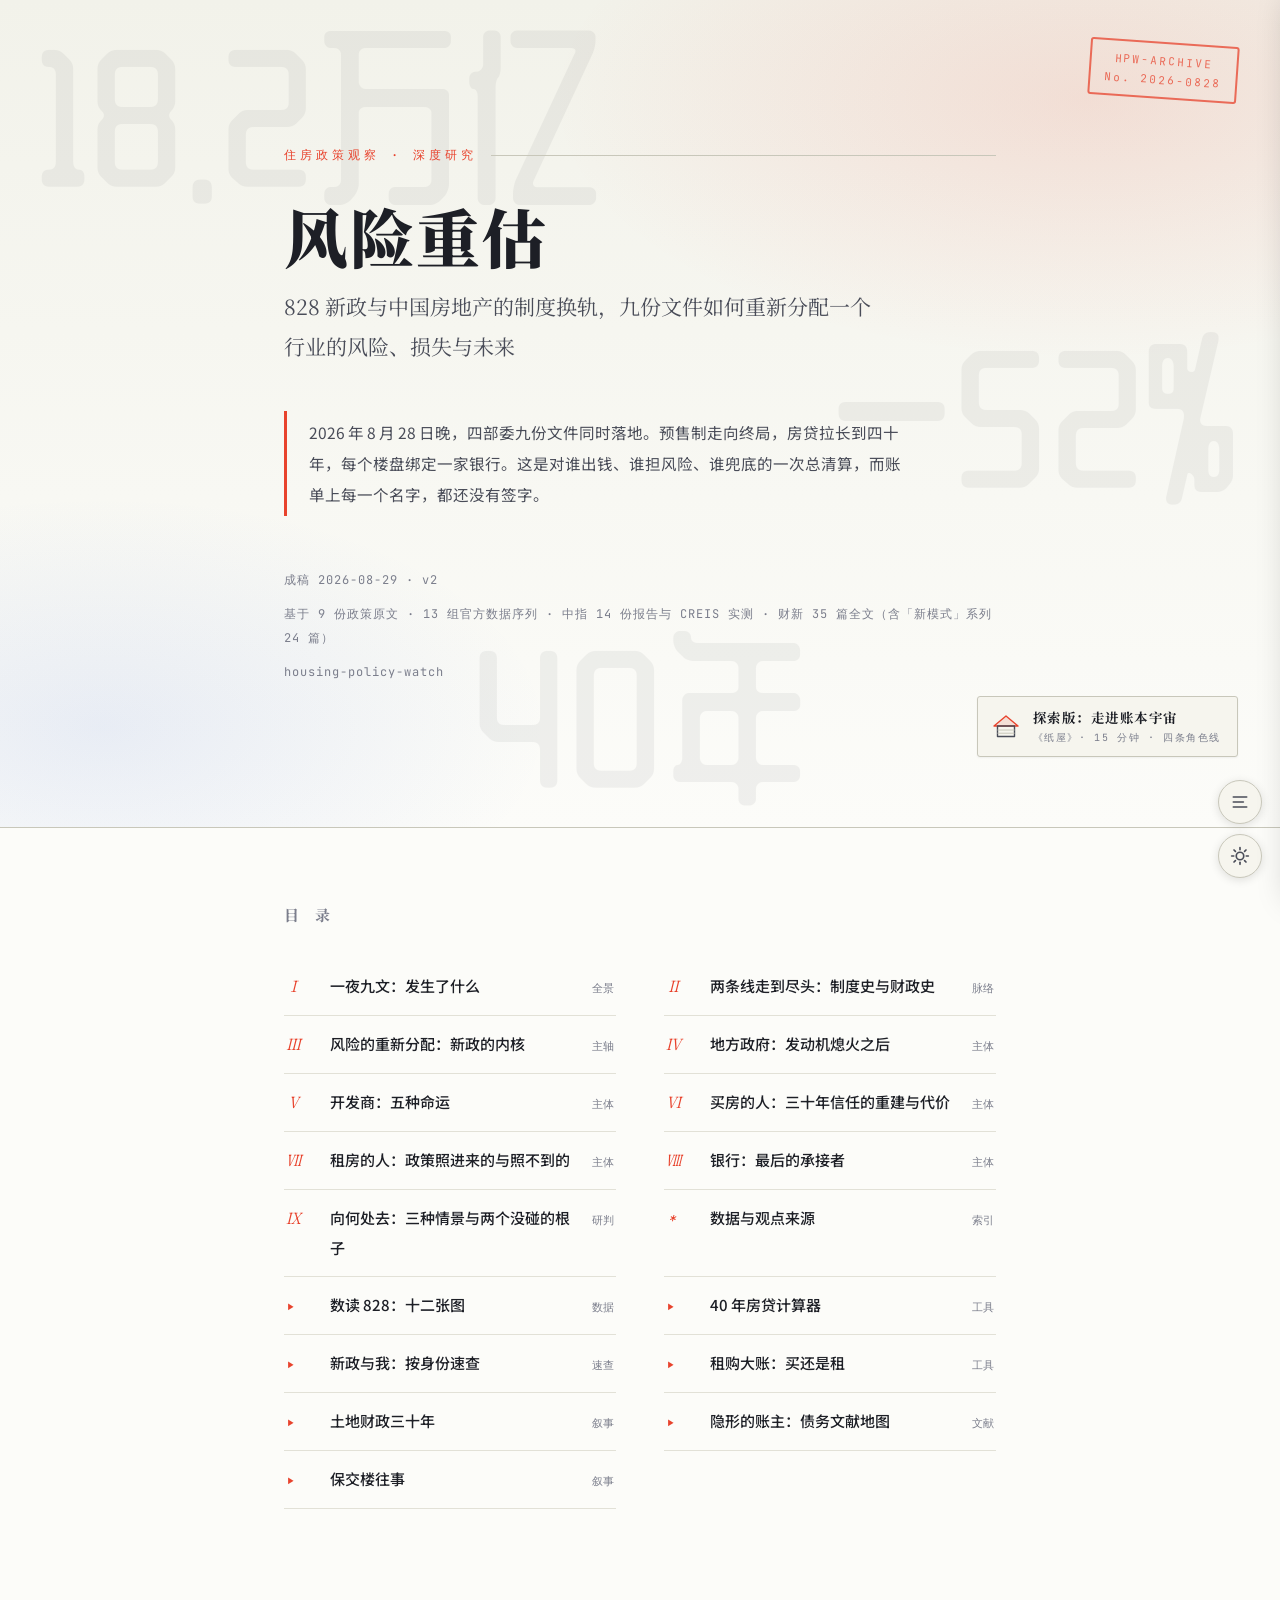
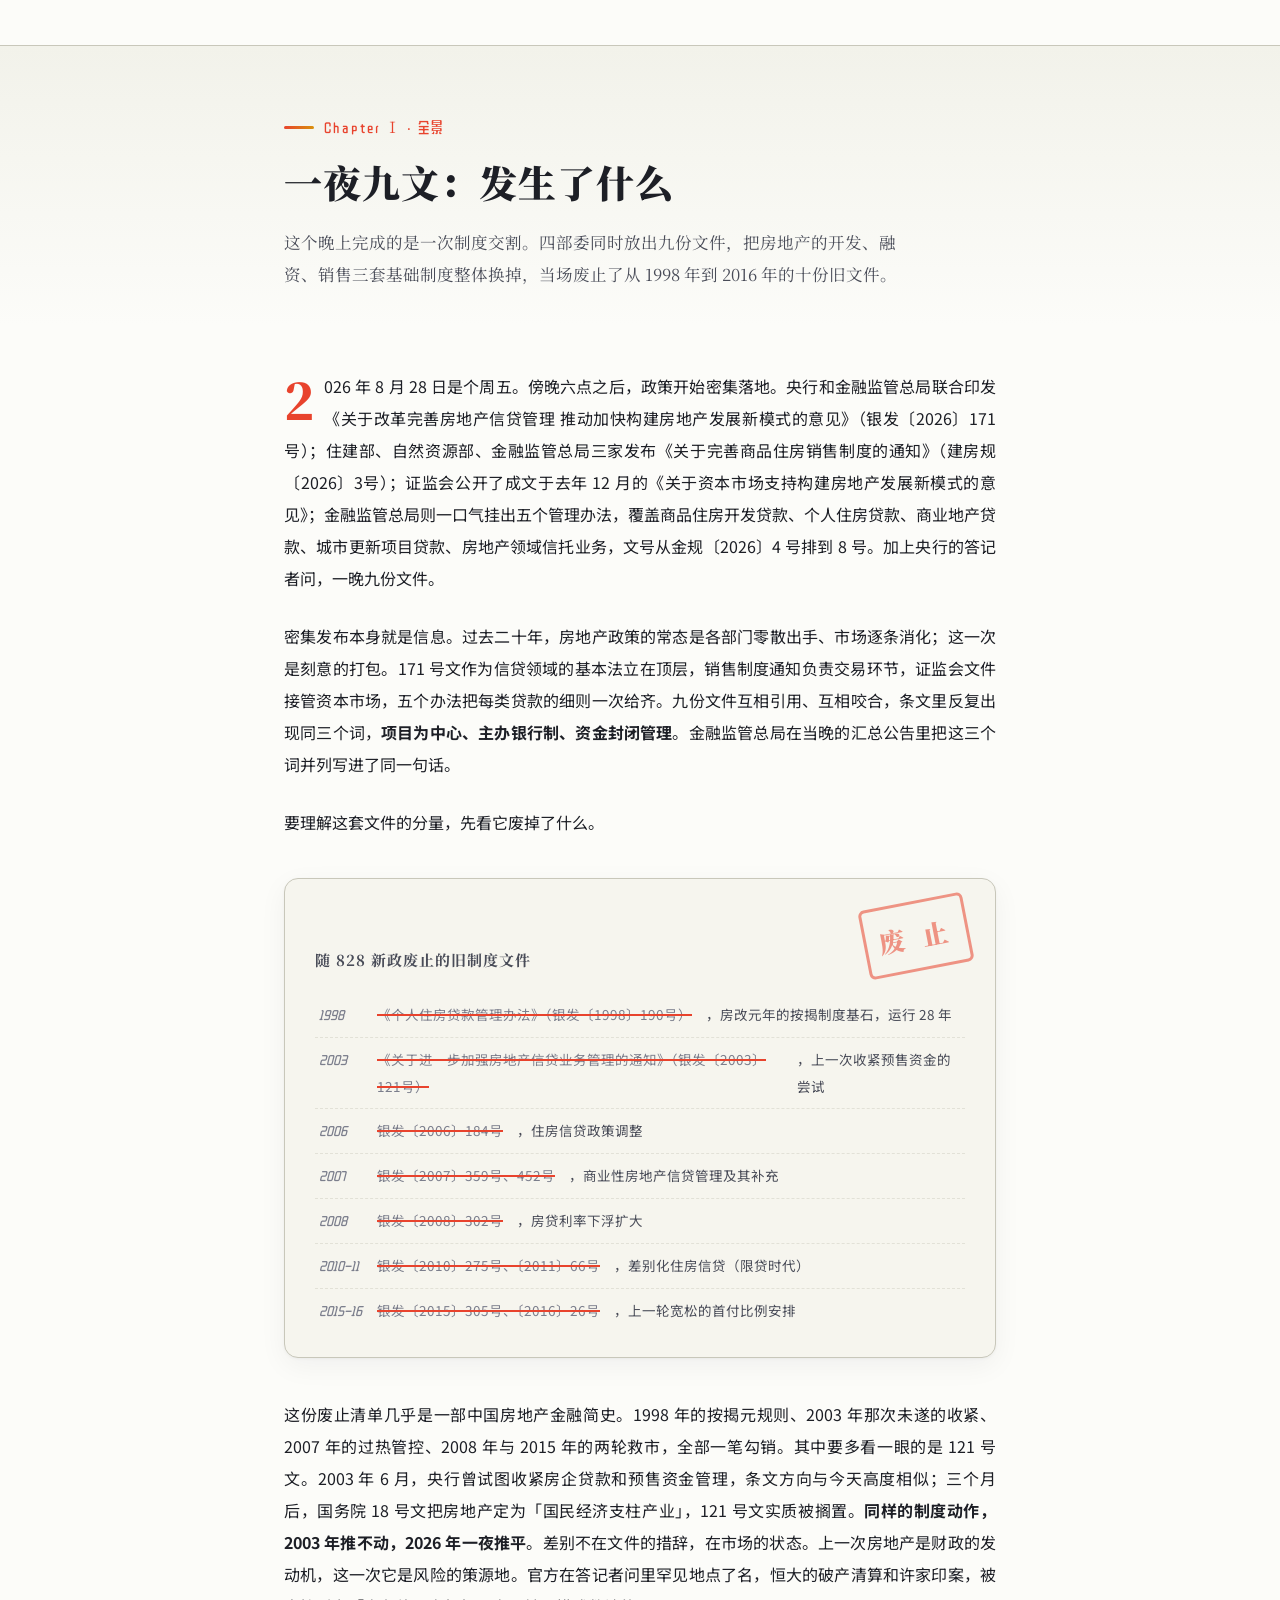
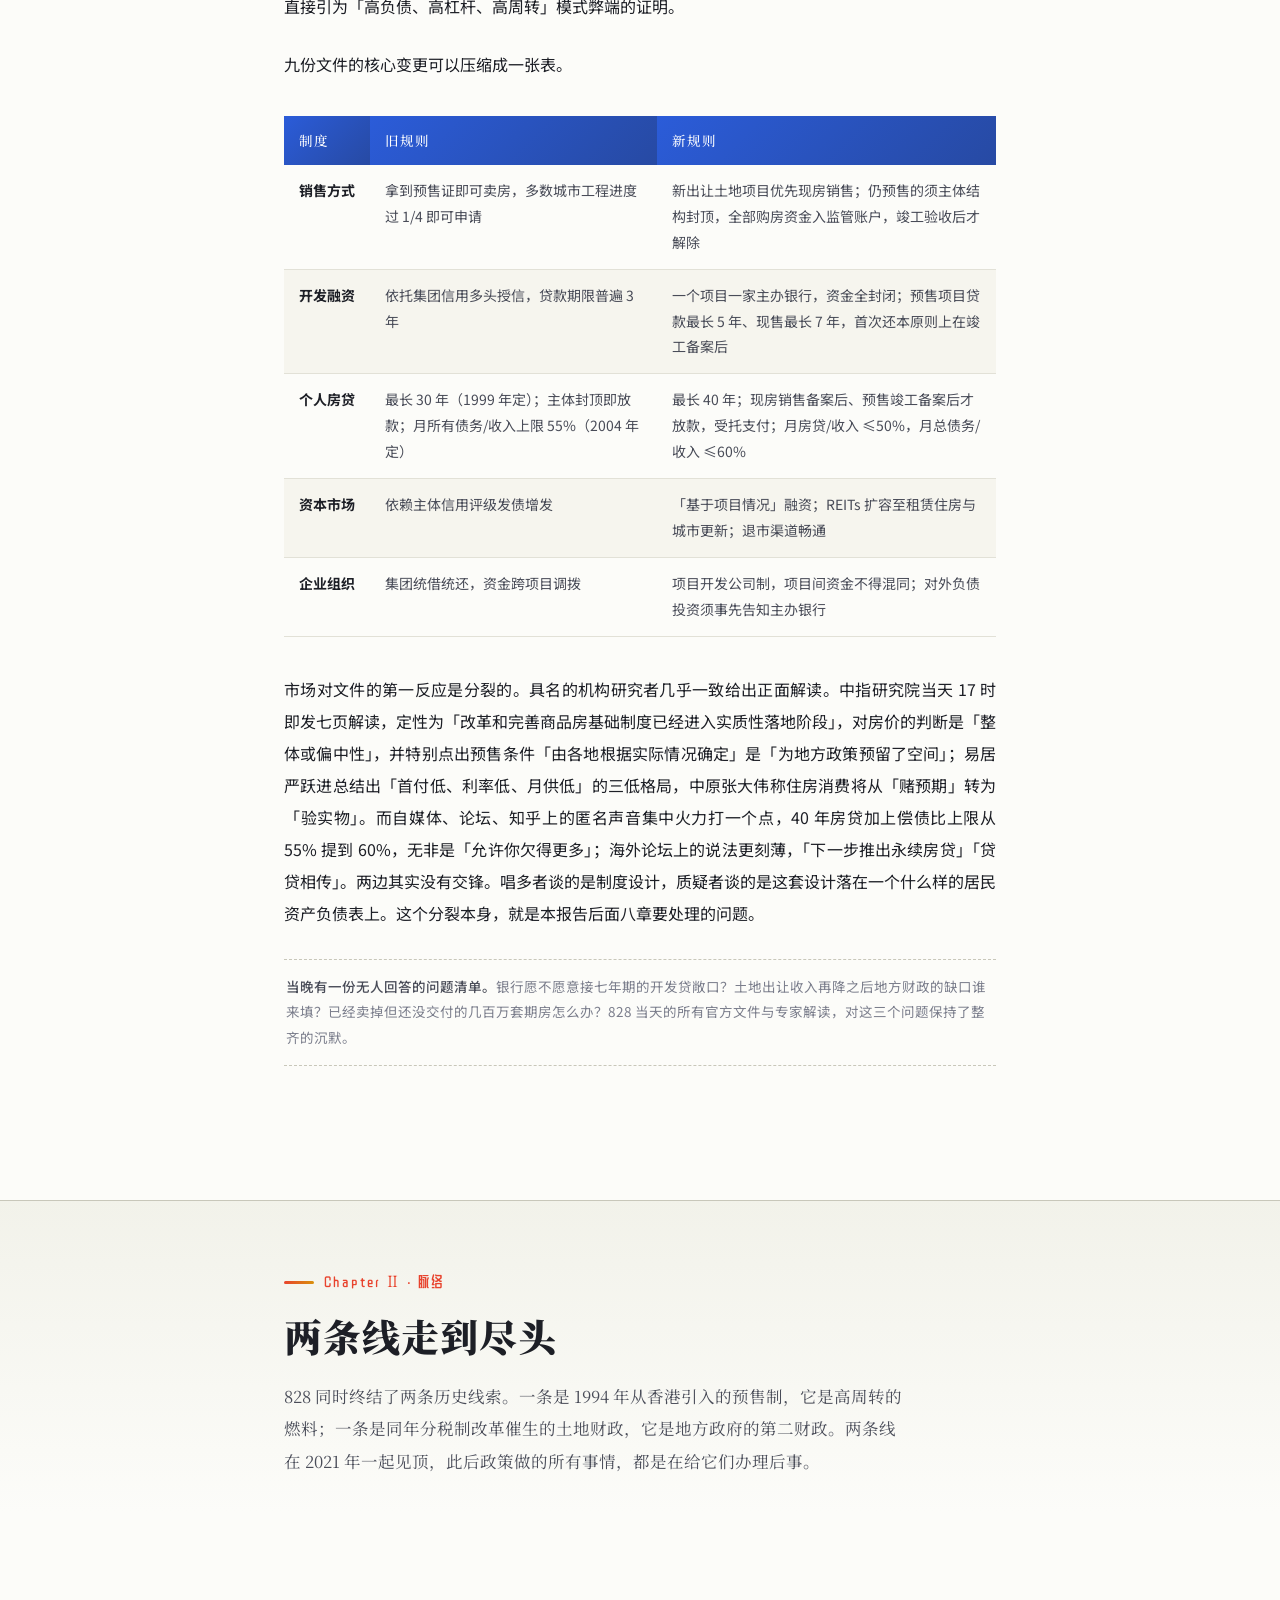
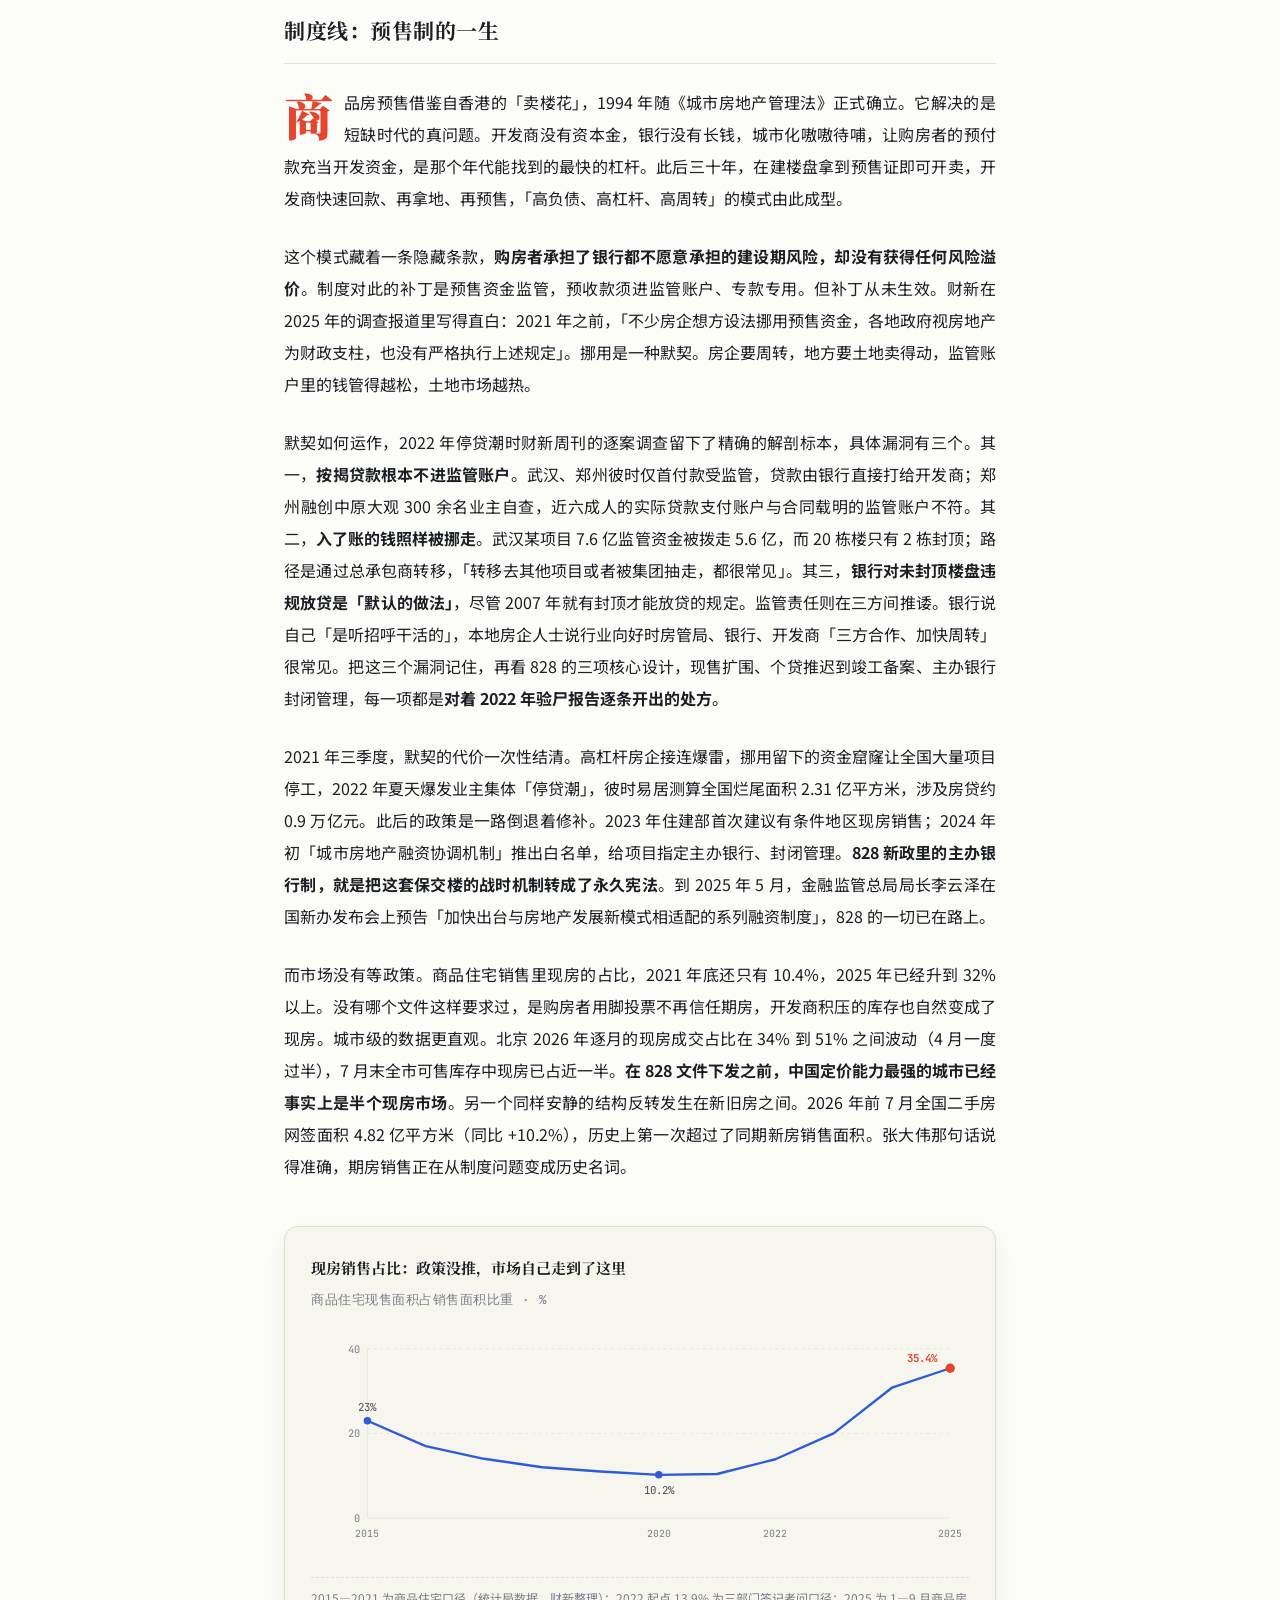
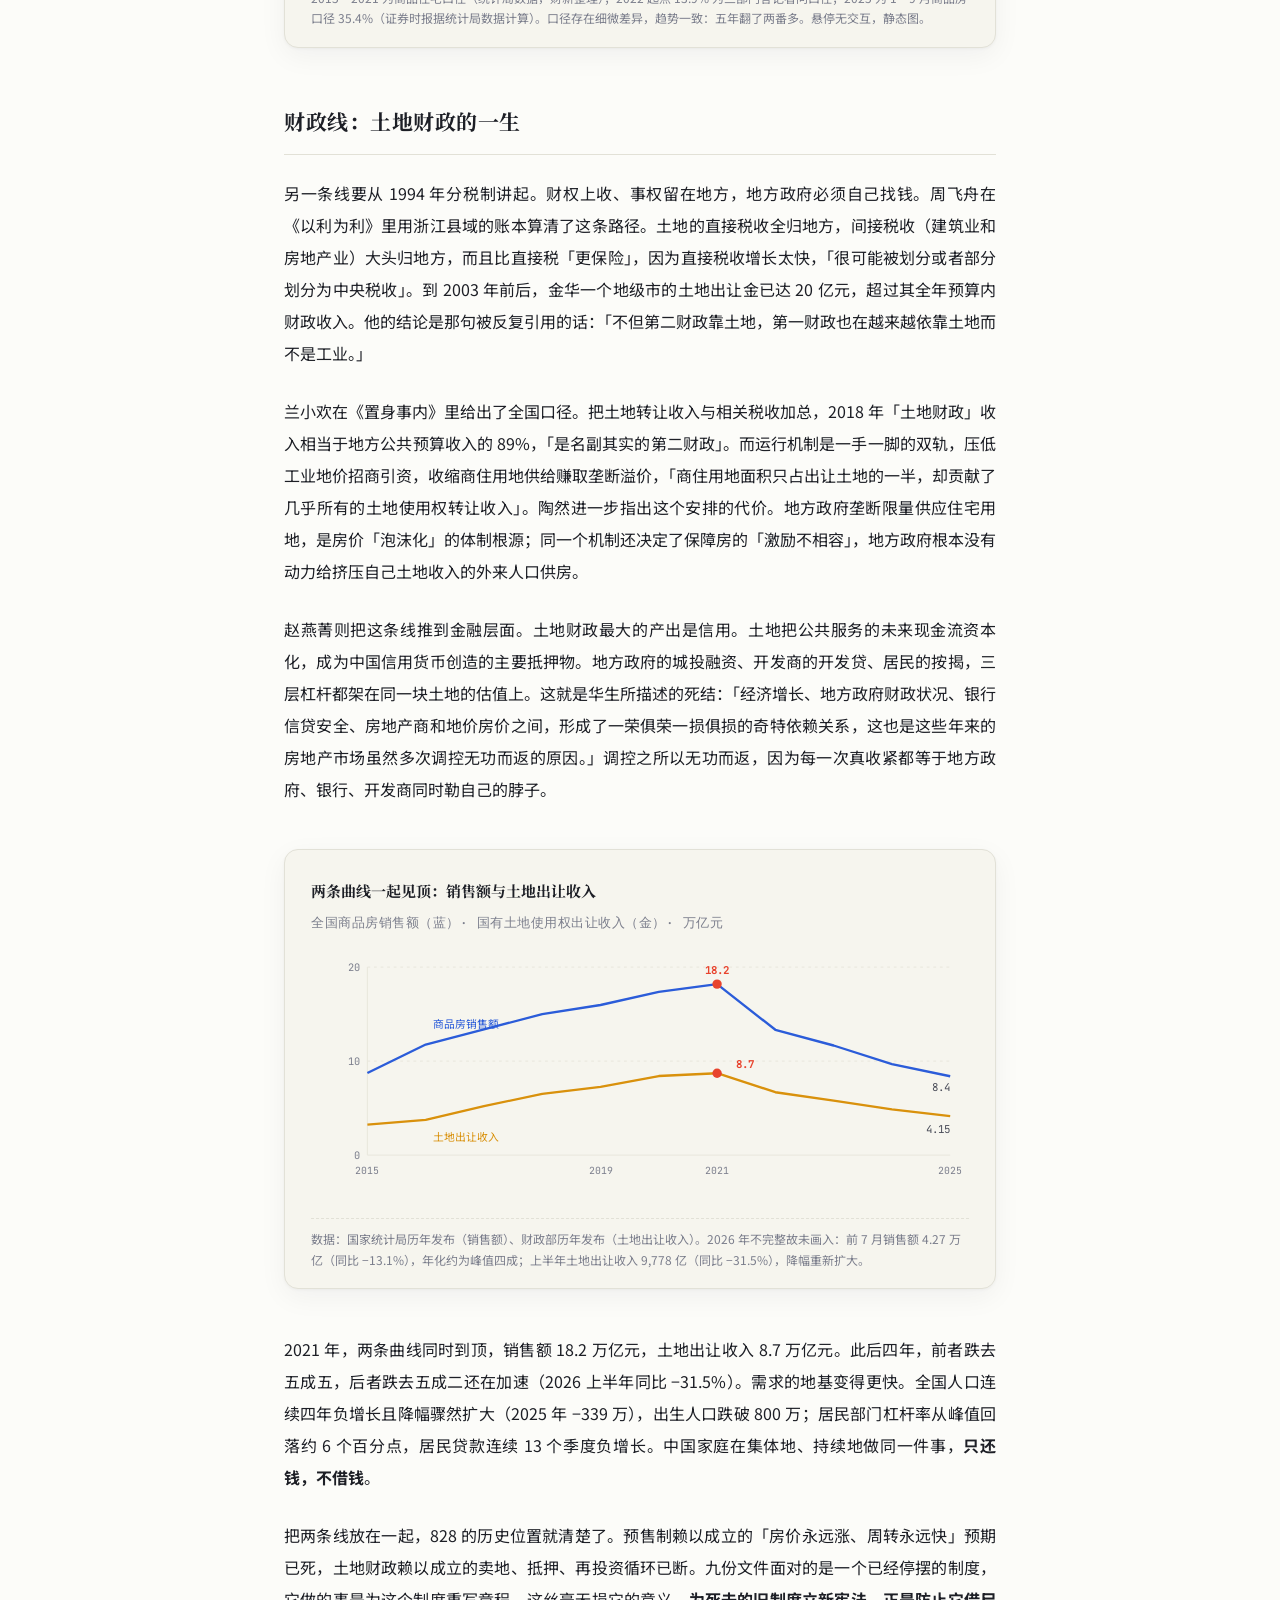
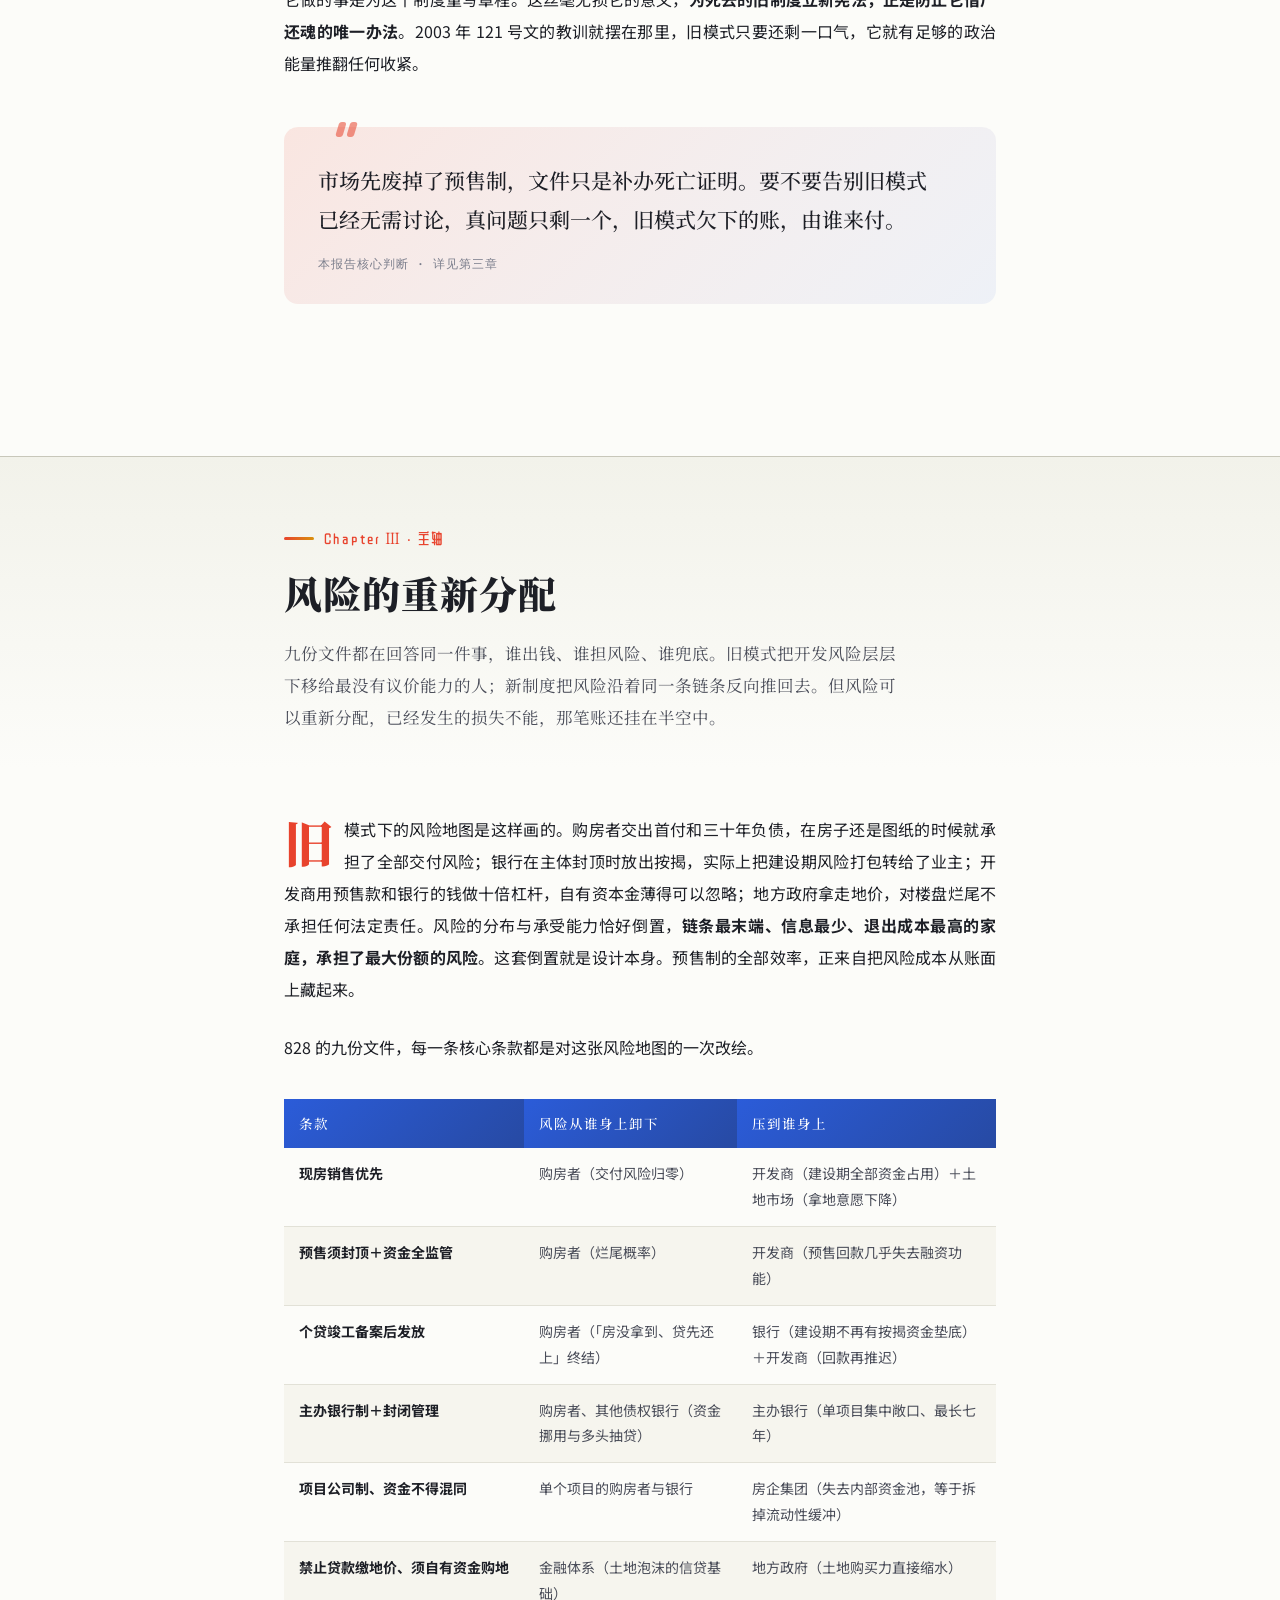
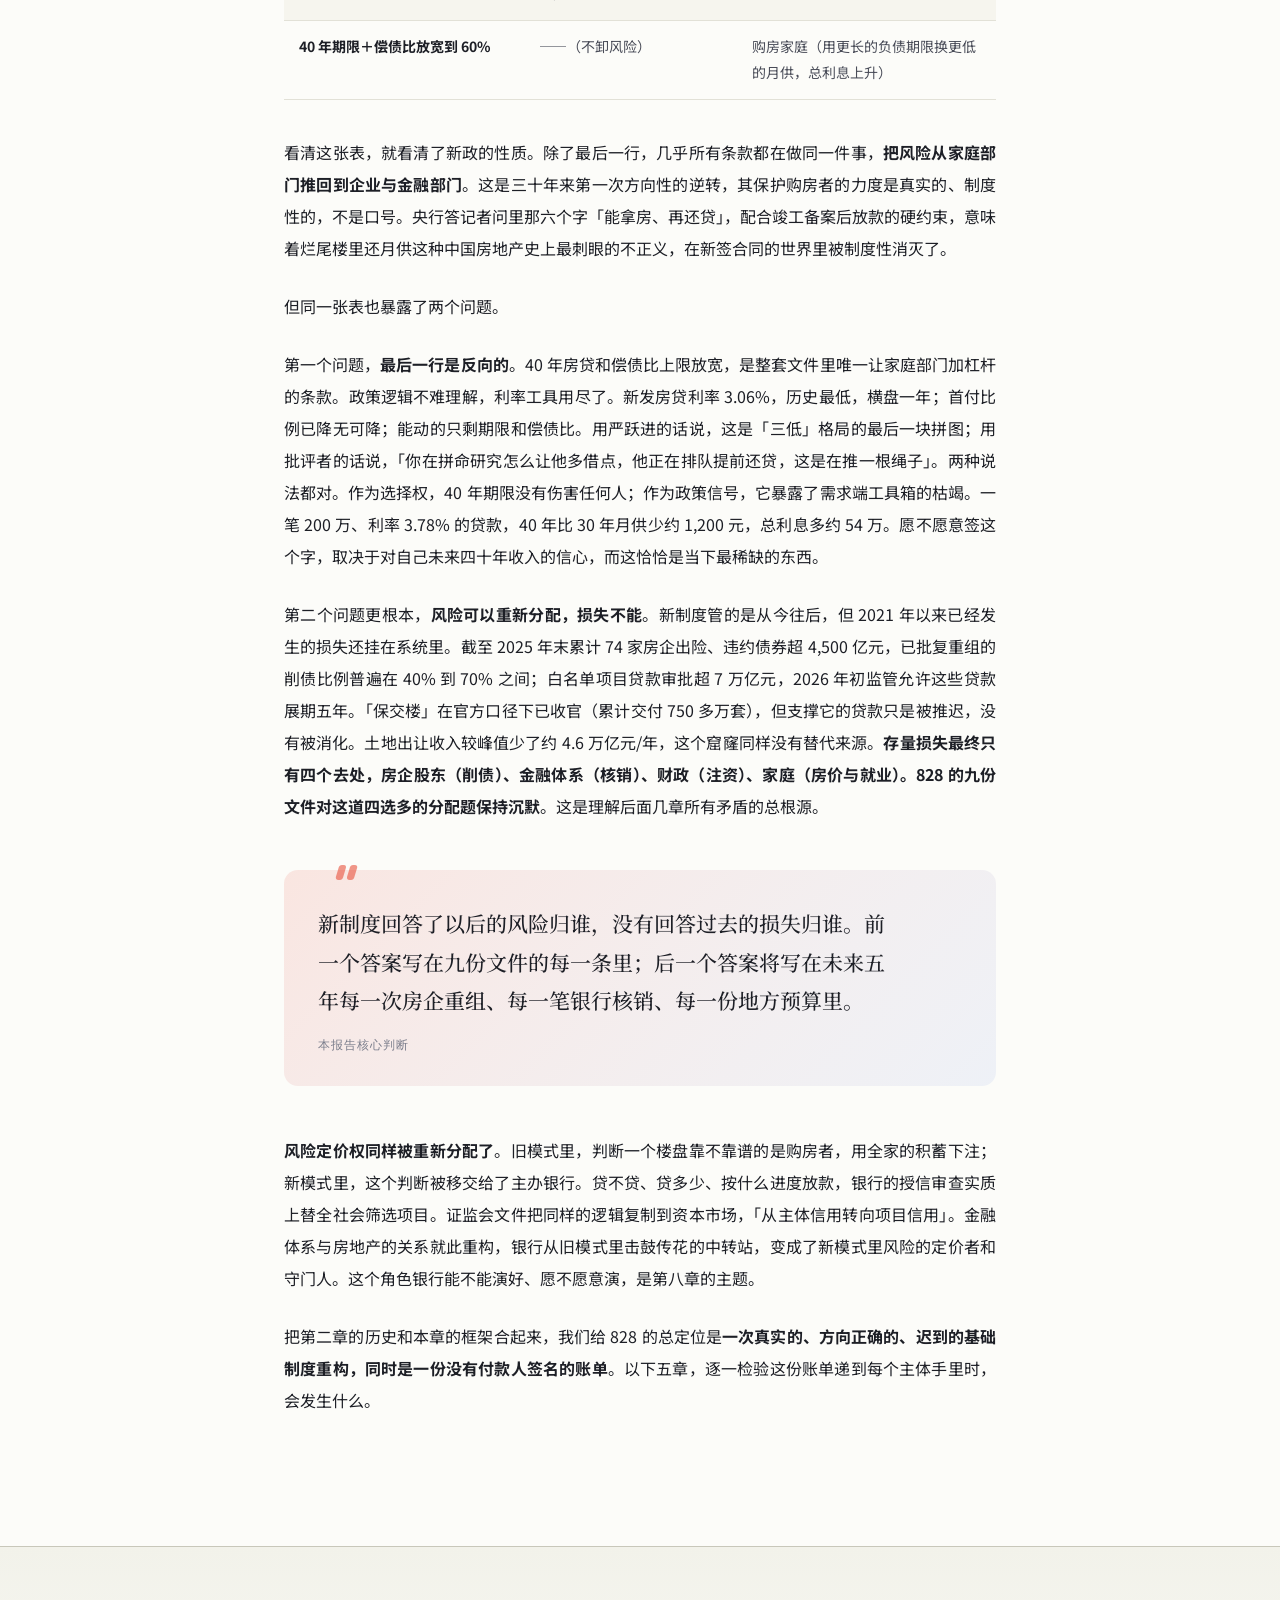
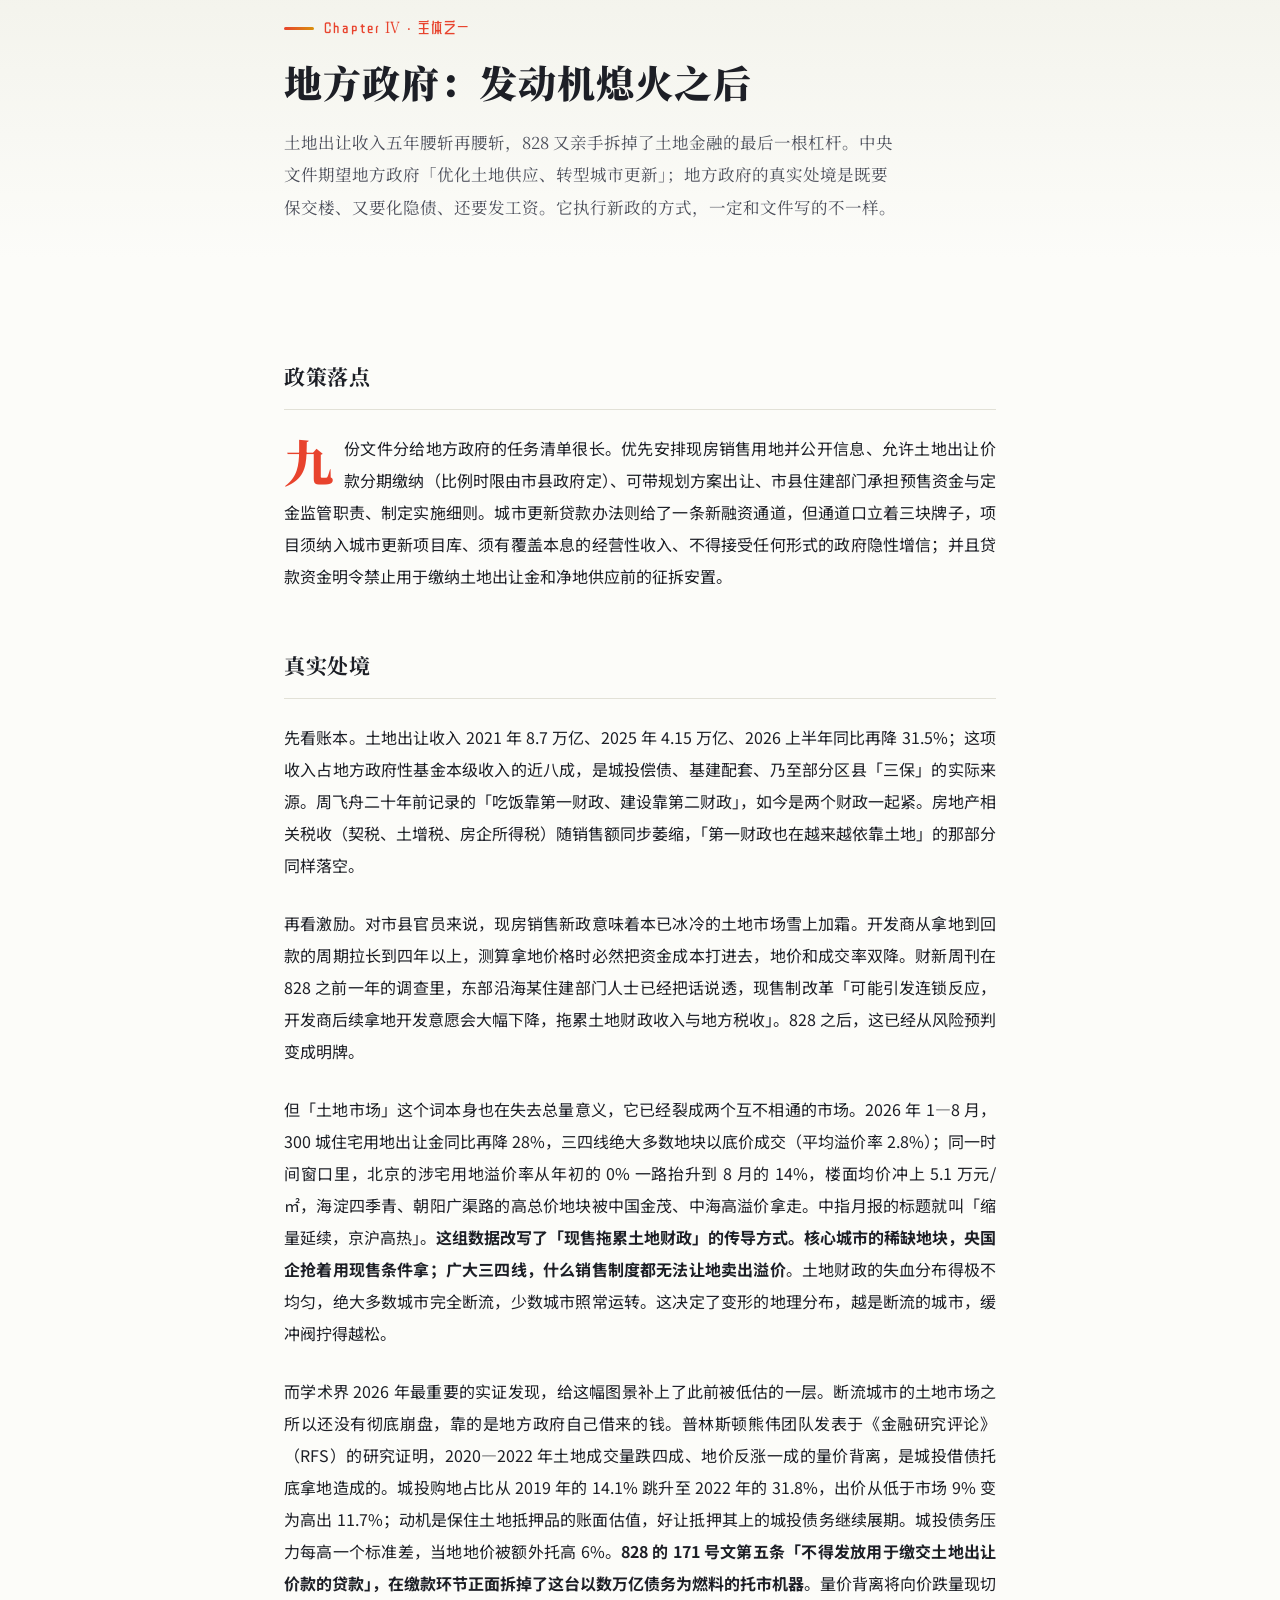
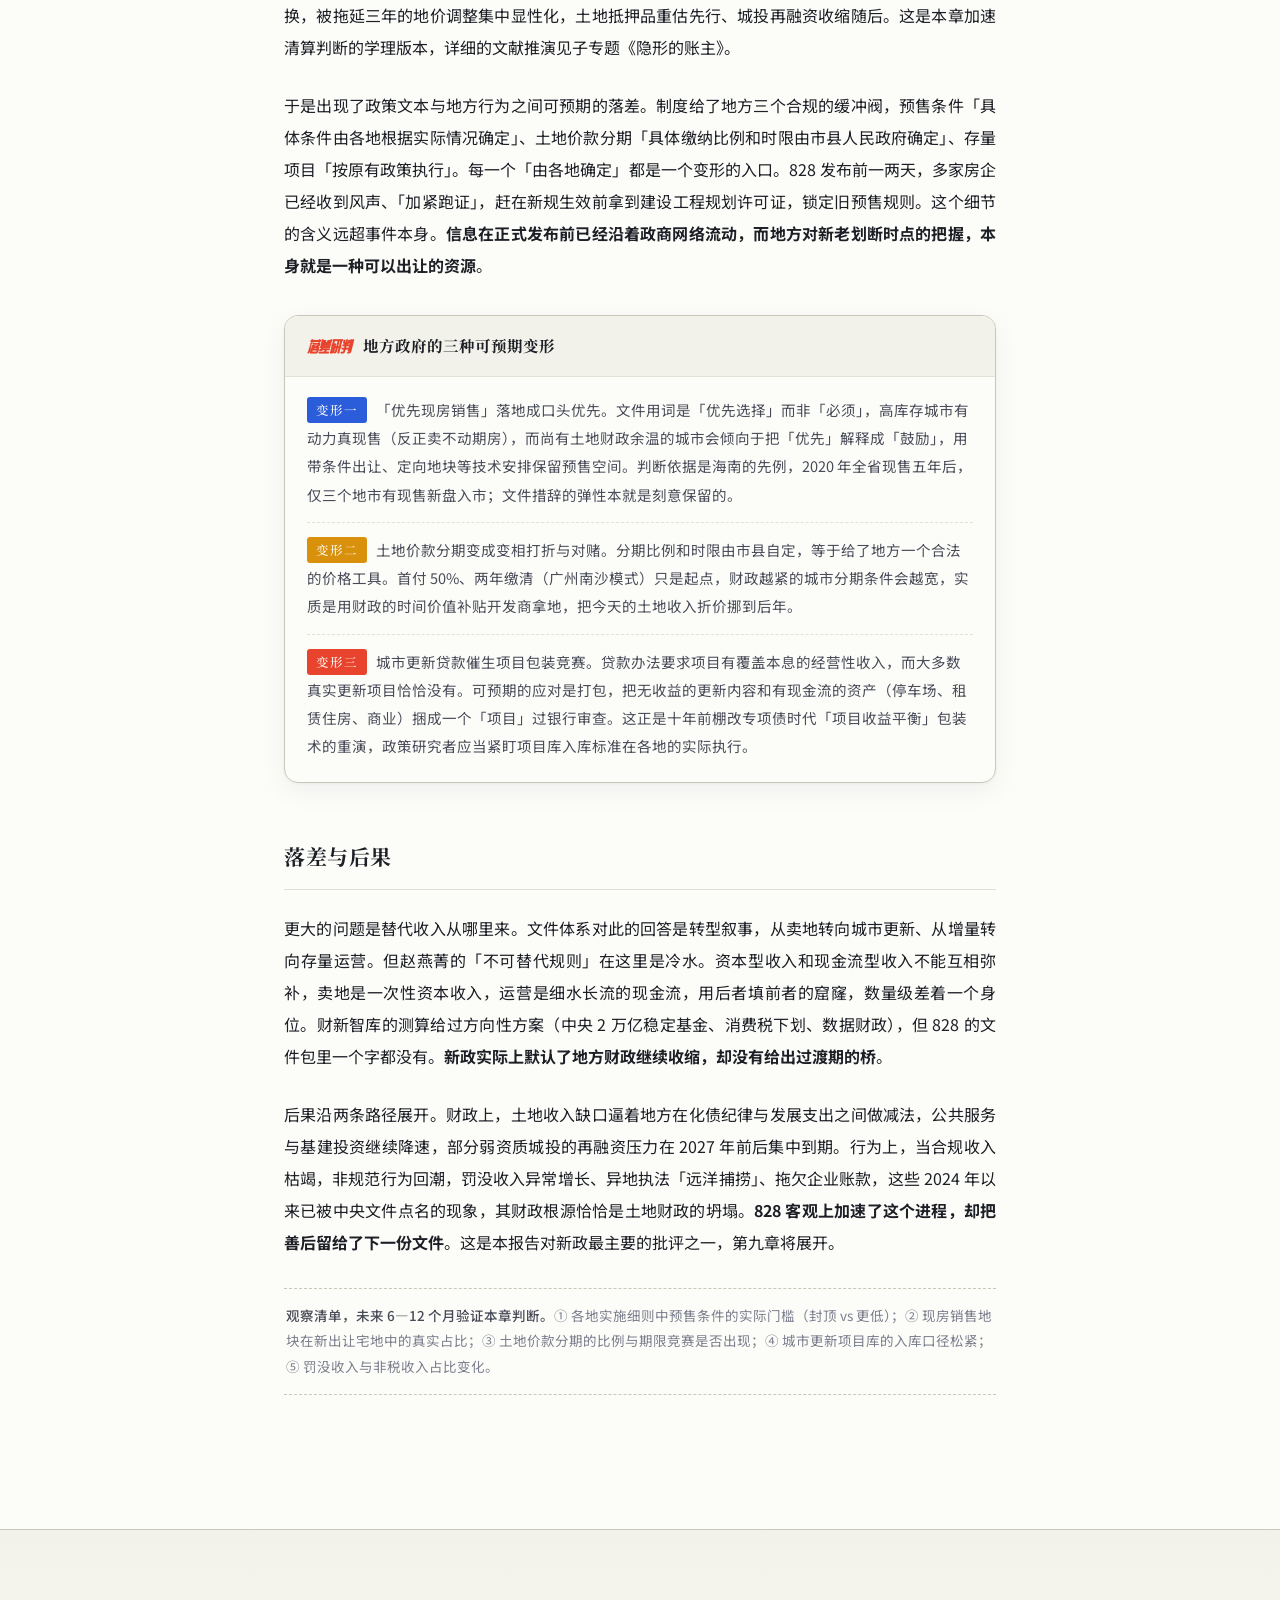
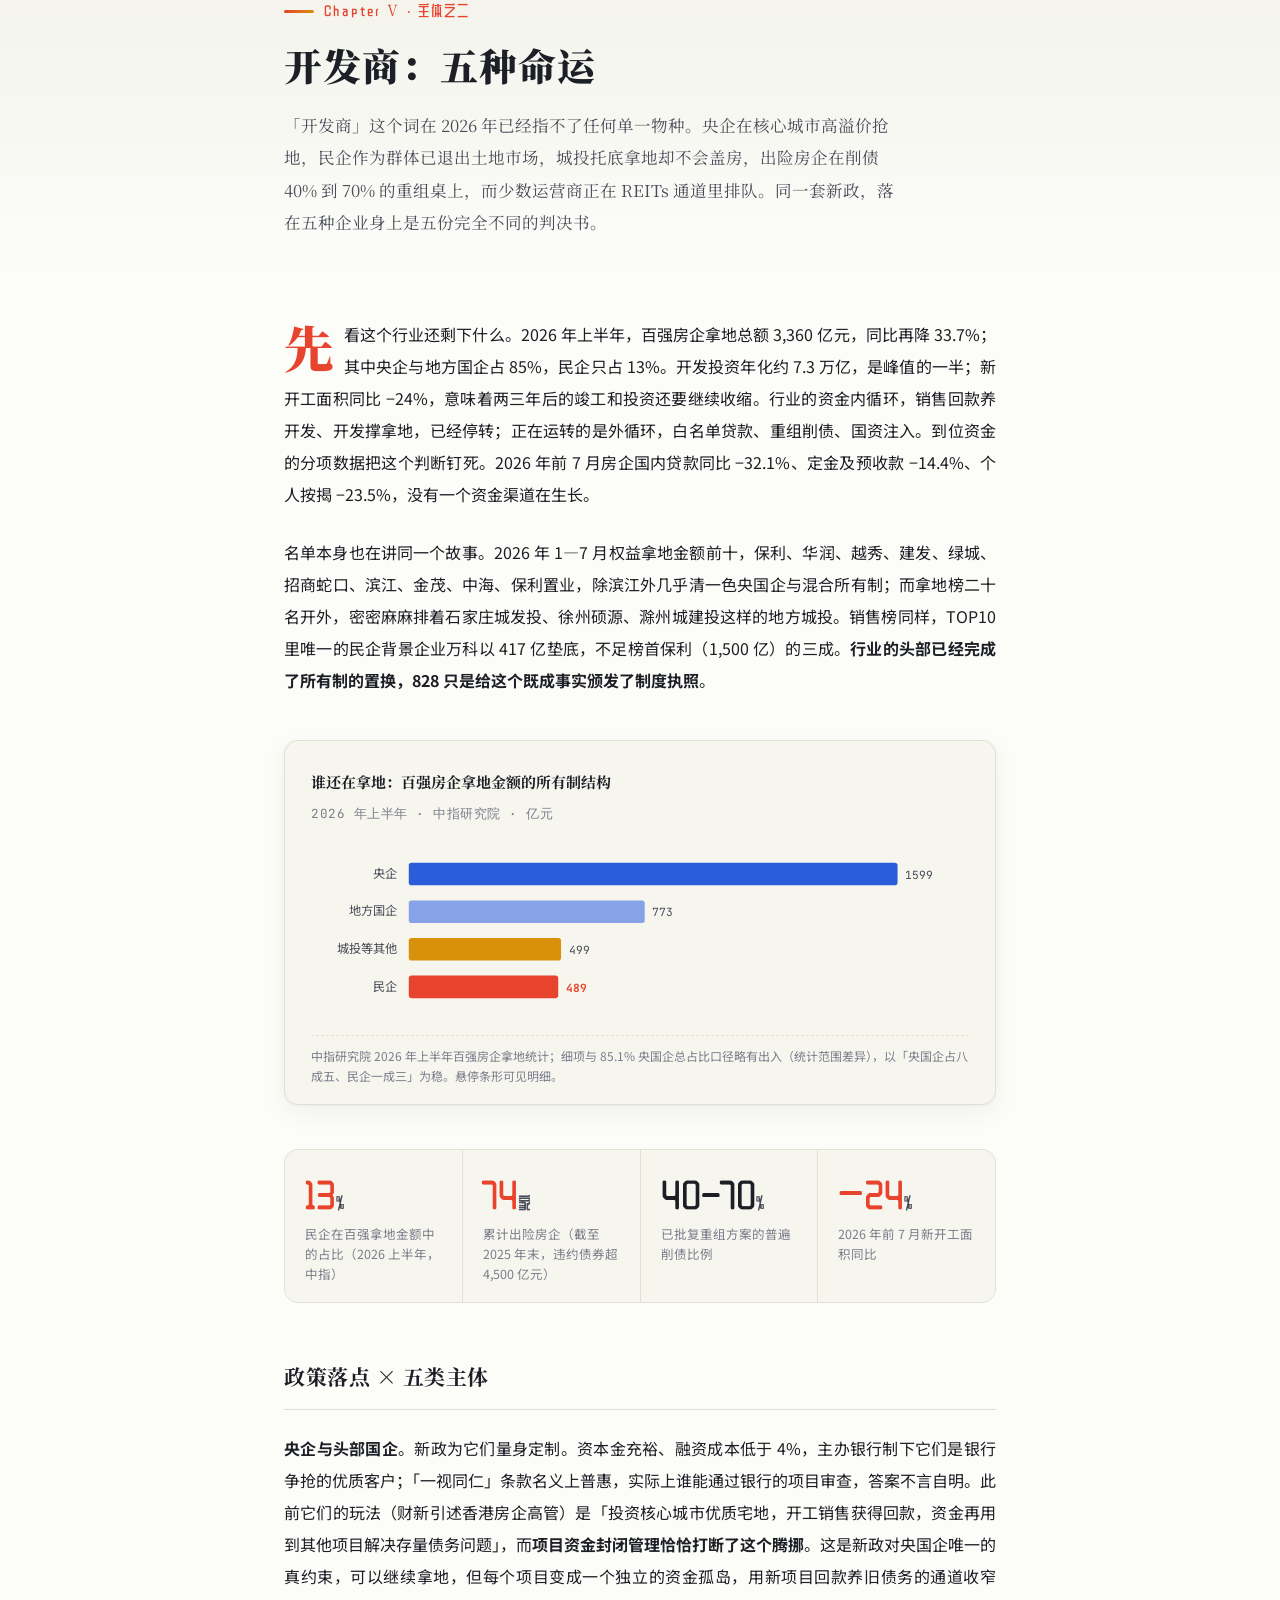
<file: docs/index.html>
<!DOCTYPE html>
<html lang="zh-CN">
<head>
<meta charset="UTF-8">
<meta name="viewport" content="width=device-width, initial-scale=1.0">
<title>风险重估：828房地产新政研究</title>
<script>
/* 提前应用已保存的主题，避免首屏闪烁 */
try {
  var t = localStorage.getItem('hpw-theme');
  if (t === 'dark' || t === 'light') document.documentElement.setAttribute('data-theme', t);
} catch (e) {}
</script>
<link rel="preconnect" href="https://fonts.googleapis.com">
<link rel="preconnect" href="https://fonts.gstatic.com" crossorigin>
<link rel="stylesheet" href="https://fonts.googleapis.com/css2?family=Noto+Serif+SC:wght@400;500;600;700;900&family=Noto+Sans+SC:wght@300;400;500;700&family=Spectral:ital,wght@0,400;0,500;1,400&family=JetBrains+Mono:wght@400;500&family=ZCOOL+QingKe+HuangYou&display=swap">
<style>
/* ============ 设计系统：档案纸 × 杂志特稿 ============ */
:root {
  --paper: #fcfcf9;          /* 微暖档案纸 */
  --paper-deep: #f2f2ea;     /* 深一档纸色，篇章页 */
  --paper-panel: #f6f5ee;    /* 面板 */
  --ink: #1d1f26;            /* 近黑墨 */
  --ink-2: #494c58;          /* 次级墨 */
  --ink-3: #7b7e8c;          /* 弱墨 */
  --hairline: #e2e1d7;       /* 发丝线 */
  --hairline-2: #c8c7ba;
  --seal: #e8432d;           /* 印章红——唯一强调色 */
  --seal-soft: #e8432d1f;    /* 印章红 10% */
  --tag-blue: #2b5cd9;       /* 档案蓝，数据/图表用 */
  --tag-blue-2: #86a3e8;
  --tag-gold: #d9910c;       /* 档案金，第二数据色 */
  --good: #159f68;
  --chart-grid: #e7e6db;
  --mono: 'JetBrains Mono', 'SF Mono', monospace;
  --serif: 'Noto Serif SC', 'Songti SC', serif;
  --sans: 'Noto Sans SC', 'PingFang SC', sans-serif;
  --num: 'ZCOOL QingKe HuangYou', 'Spectral', 'Noto Serif SC', serif;
}
@media (prefers-color-scheme: dark) {
  :root:not([data-theme="light"]) {
    --paper: #15171e;
    --paper-deep: #1b1e26;
    --paper-panel: #20232d;
    --ink: #e9eae4;
    --ink-2: #b3b6bf;
    --ink-3: #82858f;
    --hairline: #333640;
    --hairline-2: #464a56;
    --seal: #ff6a4d;
    --seal-soft: #ff6a4d24;
    --tag-blue: #82a5ff;
    --tag-blue-2: #4a68b3;
    --tag-gold: #f0b83d;
    --good: #43c98b;
    --chart-grid: #343744;
  }
}
:root[data-theme="dark"] {
  --paper: #15171e;
  --paper-deep: #1b1e26;
  --paper-panel: #20232d;
  --ink: #e9eae4;
  --ink-2: #b3b6bf;
  --ink-3: #82858f;
  --hairline: #333640;
  --hairline-2: #464a56;
  --seal: #ff6a4d;
  --seal-soft: #ff6a4d24;
  --tag-blue: #82a5ff;
  --tag-blue-2: #4a68b3;
  --tag-gold: #f0b83d;
  --good: #43c98b;
  --chart-grid: #343744;
}

* { margin: 0; padding: 0; box-sizing: border-box; }
[hidden] { display: none !important; }
html { scroll-behavior: smooth; }
body {
  font-family: var(--sans);
  background: var(--paper);
  color: var(--ink);
  font-size: 16px;
  line-height: 2;
  -webkit-font-smoothing: antialiased;
}

/* ============ 布局 ============ */
.shell { max-width: 760px; margin: 0 auto; padding: 0 24px; }
.wide { max-width: 920px; margin-left: auto; margin-right: auto; }

/* ============ 封面 ============ */
.cover {
  min-height: 92vh;
  display: flex;
  flex-direction: column;
  justify-content: center;
  position: relative;
  border-bottom: 1px solid var(--hairline-2);
  background:
    radial-gradient(ellipse 60% 45% at 85% 12%, var(--seal-soft), transparent 70%),
    radial-gradient(ellipse 50% 40% at 8% 88%, color-mix(in srgb, var(--tag-blue) 9%, transparent), transparent 70%),
    linear-gradient(180deg, var(--paper-deep), var(--paper));
  overflow: hidden;
}
/* 封面数字雨背景 */
.cover-figures {
  position: absolute;
  inset: 0;
  pointer-events: none;
  font-family: var(--num);
  color: var(--ink);
  opacity: .05;
  font-size: clamp(80px, 16vw, 190px);
  line-height: 1;
  display: flex;
  flex-direction: column;
  justify-content: space-between;
  padding: 2vh 3vw;
  user-select: none;
}
.cover-figures span:nth-child(2) { align-self: flex-end; }
.cover-figures span:nth-child(3) { align-self: center; }
/* 渐入动画 */
@keyframes riseIn { from { opacity: 0; transform: translateY(22px); } to { opacity: 1; transform: none; } }
.cover-inner > * { animation: riseIn .7s cubic-bezier(.2,.7,.3,1) both; }
.cover-inner > *:nth-child(2) { animation-delay: .12s; }
.cover-inner > *:nth-child(3) { animation-delay: .24s; }
.cover-inner > *:nth-child(4) { animation-delay: .36s; }
.cover-inner > *:nth-child(5) { animation-delay: .48s; }
@media (prefers-reduced-motion: reduce) { .cover-inner > * { animation: none; } }
.cover-inner { max-width: 760px; margin: 0 auto; padding: 96px 24px; width: 100%; }
.cover-kicker {
  font-family: var(--mono);
  font-size: 12px;
  letter-spacing: 4px;
  color: var(--seal);
  margin-bottom: 28px;
  display: flex;
  align-items: center;
  gap: 14px;
}
.cover-kicker::after { content: ''; flex: 1; height: 1px; background: var(--hairline-2); }
.cover h1 {
  font-family: var(--serif);
  font-size: clamp(40px, 7vw, 64px);
  font-weight: 900;
  line-height: 1.25;
  letter-spacing: 2px;
  text-wrap: balance;
  margin-bottom: 12px;
}
.cover-sub {
  font-family: var(--serif);
  font-size: clamp(17px, 2.4vw, 21px);
  font-weight: 400;
  color: var(--ink-2);
  line-height: 1.9;
  max-width: 600px;
  margin-bottom: 44px;
}
.cover-thesis {
  border-left: 3px solid var(--seal);
  padding: 6px 0 6px 22px;
  max-width: 620px;
}
.cover-thesis p {
  font-size: 15.5px;
  color: var(--ink-2);
  line-height: 2;
}
.cover-meta {
  margin-top: 52px;
  display: flex;
  flex-wrap: wrap;
  gap: 10px 32px;
  font-family: var(--mono);
  font-size: 12px;
  color: var(--ink-3);
  letter-spacing: 1px;
}

/* 档案编号章 */
/* ===== 探索版入口：一张翻开的纸屋 ===== */
.x-entry {
  position: absolute; right: 42px; bottom: 70px; z-index: 5;
  display: inline-flex; align-items: center; gap: 12px; text-decoration: none;
  border: 1px solid var(--hairline-2); border-radius: 3px; background: var(--paper-panel);
  padding: 11px 16px 11px 13px; color: var(--ink-2);
  transition: border-color .35s, box-shadow .35s, transform .35s, background .35s;
  box-shadow: 0 1px 2px rgba(20,22,30,.05);
}
.x-entry:hover { border-color: var(--seal); color: var(--ink); transform: translateY(-2px); box-shadow: 0 10px 26px rgba(20,22,30,.1); }
.x-entry svg { width: 30px; height: 26px; flex: 0 0 auto; overflow: visible; }
.x-entry svg .roof { transform-origin: 15px 13px; transition: transform .5s cubic-bezier(.2,.9,.3,1); }
.x-entry:hover svg .roof { transform: rotate(-24deg) translateY(-1px); }
.x-entry svg .wall { transition: opacity .4s; }
.x-entry .lbl { display: block; line-height: 1.45; }
.x-entry .lbl b { display: block; font-family: var(--serif); font-size: 13.5px; font-weight: 700; color: var(--ink); letter-spacing: .5px; }
.x-entry .lbl span { display: block; font-family: var(--mono); font-size: 10px; letter-spacing: 1.6px; color: var(--ink-3); margin-top: 3px; }
@media (max-width: 720px) {
  .x-entry { position: static; margin: 26px 24px 0; }
}
.file-stamp {
  position: absolute;
  top: 42px;
  right: 42px;
  border: 2px solid var(--seal);
  color: var(--seal);
  font-family: var(--mono);
  font-size: 11px;
  letter-spacing: 2px;
  padding: 8px 14px;
  transform: rotate(4deg);
  opacity: .75;
  line-height: 1.7;
  text-align: center;
  border-radius: 3px;
}
@media (max-width: 720px) { .file-stamp { position: static; display: inline-block; margin: 0 24px 24px; } }

/* ============ 目录 ============ */
.toc-wrap { padding-top: 72px; padding-bottom: 40px; }
.toc-head {
  font-family: var(--serif);
  font-size: 15px;
  font-weight: 700;
  letter-spacing: 6px;
  color: var(--ink-3);
  margin-bottom: 28px;
}
.toc-grid { display: grid; grid-template-columns: 1fr 1fr; gap: 0 48px; }
@media (max-width: 640px) { .toc-grid { grid-template-columns: 1fr; } }
.toc-item {
  display: flex;
  align-items: baseline;
  gap: 14px;
  padding: 13px 2px;
  border-bottom: 1px solid var(--hairline);
  text-decoration: none;
  color: var(--ink);
  transition: color .15s;
}
.toc-item { transition: color .15s, transform .18s, padding-left .18s; }
.toc-item:hover { color: var(--seal); padding-left: 8px; }
.toc-item .no {
  font-family: var(--num);
  font-size: 15px;
  font-style: italic;
  color: var(--seal);
  min-width: 30px;
}
.toc-item .tt { font-size: 15px; font-weight: 500; flex: 1; }
.toc-item .pg { font-family: var(--mono); font-size: 11px; color: var(--ink-3); }

/* ============ 篇章页 ============ */
.chapter {
  margin-top: 96px;
  padding: 60px 0 36px;
  border-top: 1px solid var(--hairline-2);
  background: linear-gradient(180deg, var(--paper-deep) 0%, var(--paper) 100%);
}
.chapter-label {
  font-family: var(--num);
  font-style: normal;
  font-size: 15px;
  letter-spacing: 2px;
  color: var(--seal);
  margin-bottom: 12px;
  display: inline-flex;
  align-items: center;
  gap: 10px;
}
.chapter-label::before {
  content: '';
  width: 30px; height: 3px;
  border-radius: 2px;
  background: linear-gradient(90deg, var(--seal), var(--tag-gold));
}
.chapter h2 {
  font-family: var(--serif);
  font-size: clamp(28px, 4.6vw, 38px);
  font-weight: 900;
  line-height: 1.4;
  letter-spacing: 1px;
  text-wrap: balance;
  margin-bottom: 18px;
}
.chapter-dek {
  font-family: var(--serif);
  font-size: 16.5px;
  color: var(--ink-2);
  line-height: 1.95;
  max-width: 620px;
}

/* ============ 正文 ============ */
.prose { padding-top: 44px; padding-bottom: 8px; }
.prose p {
  margin-bottom: 26px;
  color: var(--ink);
  text-align: justify;
  hanging-punctuation: first;
}
.prose > p:first-of-type::first-letter {
  font-family: var(--serif);
  font-size: 3.1em;
  font-weight: 900;
  float: left;
  line-height: .85;
  padding: 8px 10px 0 0;
  color: var(--seal);
}
.prose h3 {
  font-family: var(--serif);
  font-size: 21px;
  font-weight: 700;
  margin: 52px 0 22px;
  padding-bottom: 12px;
  border-bottom: 1px solid var(--hairline);
  letter-spacing: .5px;
}
.prose h4 {
  font-family: var(--serif);
  font-size: 17px;
  font-weight: 700;
  margin: 36px 0 16px;
  color: var(--ink);
}
strong { font-weight: 700; color: var(--ink); }
.prose a { color: var(--tag-blue); text-decoration: none; border-bottom: 1px solid var(--tag-blue-2); }

/* 抽文 */
.pull {
  font-family: var(--serif);
  font-size: 21px;
  font-weight: 500;
  line-height: 1.85;
  color: var(--ink);
  position: relative;
  background: linear-gradient(135deg, var(--seal-soft), color-mix(in srgb, var(--tag-blue) 7%, transparent));
  border-radius: 14px;
  padding: 34px 30px 30px 34px;
  margin: 48px 0;
  text-wrap: balance;
}
.pull::before {
  content: '\201C';
  position: absolute;
  top: -12px; left: 14px;
  font-family: var(--num);
  font-size: 78px;
  line-height: 1;
  color: var(--seal);
  opacity: .55;
}
.pull .attr {
  display: block;
  font-family: var(--mono);
  font-size: 11.5px;
  color: var(--ink-3);
  margin-top: 14px;
  letter-spacing: 1px;
}

/* 引文块 */
blockquote.doc {
  background: var(--paper-panel);
  border-left: 3px solid var(--tag-gold);
  padding: 22px 26px;
  margin: 30px 0;
  font-size: 15px;
  line-height: 2;
  color: var(--ink-2);
}
blockquote.doc .src {
  display: block;
  font-family: var(--mono);
  font-size: 11.5px;
  color: var(--ink-3);
  margin-top: 12px;
}

/* 旁注 */
.side-note {
  font-size: 13.5px;
  color: var(--ink-3);
  border-top: 1px dashed var(--hairline-2);
  border-bottom: 1px dashed var(--hairline-2);
  padding: 14px 2px;
  margin: 30px 0;
  line-height: 1.9;
}
.side-note b { color: var(--ink-2); font-weight: 500; }

/* ============ 档案卷宗构件 ============ */
/* 废止文件卷宗 */
.repealed-vault {
  background: var(--paper-panel);
  border: 1px solid var(--hairline-2);
  border-radius: 14px;
  box-shadow: 0 1px 3px rgba(20,22,30,.04), 0 8px 28px rgba(20,22,30,.05);
  padding: 30px 30px 24px;
  margin: 40px 0;
  position: relative;
  overflow: hidden;
}
.repealed-vault::after {
  content: '废 止';
  position: absolute;
  top: 22px;
  right: 26px;
  font-family: var(--serif);
  font-size: 26px;
  font-weight: 900;
  color: var(--seal);
  border: 3px solid var(--seal);
  border-radius: 6px;
  padding: 6px 12px;
  transform: rotate(-11deg);
  opacity: .55;
  letter-spacing: 6px;
  pointer-events: none;
}
.repealed-vault h4 {
  font-family: var(--serif);
  font-size: 15px;
  font-weight: 700;
  margin-bottom: 18px;
  color: var(--ink-2);
  letter-spacing: 1px;
}
.repealed-list { list-style: none; }
.repealed-list li {
  font-size: 13.5px;
  padding: 8px 0 8px 4px;
  border-bottom: 1px dashed var(--hairline);
  color: var(--ink-2);
  display: flex;
  gap: 14px;
  align-items: baseline;
}
.repealed-list li:last-child { border-bottom: none; }
.repealed-list .yr {
  font-family: var(--num);
  font-style: italic;
  font-size: 14px;
  color: var(--ink-3);
  min-width: 44px;
}
.repealed-list li s { text-decoration-color: var(--seal); text-decoration-thickness: 1.5px; color: var(--ink-3); text-decoration-line: line-through; }

/* 制度年表 */
.timeline { margin: 44px 0; position: relative; padding-left: 26px; }
.timeline::before {
  content: '';
  position: absolute;
  left: 5px; top: 8px; bottom: 8px;
  width: 1.5px;
  background: var(--hairline-2);
}
.tl-item { position: relative; padding: 0 0 30px; }
.tl-item:last-child { padding-bottom: 4px; }
.tl-item::before {
  content: '';
  position: absolute;
  left: -25px; top: 11px;
  width: 9px; height: 9px;
  border-radius: 50%;
  background: var(--paper);
  border: 2px solid var(--ink-3);
}
.tl-item.mark::before { border-color: var(--seal); background: var(--seal); }
.tl-year {
  font-family: var(--num);
  font-style: italic;
  font-size: 18px;
  color: var(--seal);
  margin-bottom: 4px;
}
.tl-title { font-weight: 700; font-size: 15px; margin-bottom: 4px; font-family: var(--serif); }
.tl-body { font-size: 14px; color: var(--ink-2); line-height: 1.9; }

/* ============ 数据图表 ============ */
figure.chart {
  margin: 44px 0;
  background: var(--paper-panel);
  border: 1px solid var(--hairline);
  border-radius: 14px;
  padding: 26px 26px 18px;
  box-shadow: 0 1px 3px rgba(20,22,30,.04), 0 8px 28px rgba(20,22,30,.05);
}
figure.chart figcaption {
  font-family: var(--serif);
  font-size: 15px;
  font-weight: 700;
  margin-bottom: 4px;
}
figure.chart .chart-sub {
  font-size: 12.5px;
  color: var(--ink-3);
  margin-bottom: 18px;
  font-family: var(--mono);
  letter-spacing: .5px;
}
figure.chart .chart-note {
  font-size: 12px;
  color: var(--ink-3);
  margin-top: 12px;
  line-height: 1.7;
  border-top: 1px dashed var(--hairline);
  padding-top: 10px;
}
figure.chart svg { width: 100%; height: auto; display: block; overflow: visible; }
.chart-scroll { overflow-x: auto; }

/* 大数字组 */
.stat-row {
  display: grid;
  grid-template-columns: repeat(auto-fit, minmax(150px, 1fr));
  gap: 1px;
  background: var(--hairline);
  border: 1px solid var(--hairline);
  border-radius: 14px;
  overflow: hidden;
  margin: 40px 0;
}
.stat {
  background: var(--paper-panel);
  padding: 22px 20px 18px;
}
.stat .v {
  font-family: var(--num);
  font-size: 40px;
  font-weight: 500;
  line-height: 1.1;
  color: var(--ink);
  font-variant-numeric: tabular-nums;
}
.stat .v em { font-style: normal; font-size: 17px; color: var(--ink-2); }
.stat .v.down { color: var(--seal); }
.stat .k { font-size: 12.5px; color: var(--ink-3); margin-top: 8px; line-height: 1.6; }

/* ============ 主体分析表 ============ */
.actor-table { width: 100%; border-collapse: collapse; margin: 36px 0; font-size: 14px; }
.actor-table th {
  font-family: var(--serif);
  background: linear-gradient(135deg, var(--tag-blue), color-mix(in srgb, var(--tag-blue) 70%, var(--ink)));
  color: #fff;
  text-align: left;
  padding: 11px 15px;
  font-weight: 500;
  font-size: 13.5px;
  letter-spacing: 1px;
}
.actor-table td {
  padding: 13px 15px;
  border-bottom: 1px solid var(--hairline);
  vertical-align: top;
  line-height: 1.85;
  color: var(--ink-2);
}
.actor-table td:first-child { font-weight: 700; color: var(--ink); white-space: nowrap; }
.actor-table tr:nth-child(even) td { background: var(--paper-panel); }
.table-scroll { overflow-x: auto; margin: 36px 0; }
.table-scroll .actor-table { margin: 0; min-width: 640px; }

/* 落差卡 */
.gap-card {
  border: 1px solid var(--hairline-2);
  border-radius: 14px;
  margin: 34px 0;
  overflow: hidden;
  box-shadow: 0 1px 3px rgba(20,22,30,.04), 0 8px 28px rgba(20,22,30,.05);
}
.gap-card .gc-head {
  background: var(--paper-deep);
  padding: 14px 22px;
  font-family: var(--serif);
  font-weight: 700;
  font-size: 15.5px;
  border-bottom: 1px solid var(--hairline);
  display: flex;
  align-items: baseline;
  gap: 12px;
}
.gap-card .gc-head .idx {
  font-family: var(--num);
  font-style: italic;
  color: var(--seal);
  font-size: 15px;
}
.gap-card .gc-body { padding: 6px 22px 8px; }
.gap-card .gc-row { padding: 13px 0; border-bottom: 1px dashed var(--hairline); font-size: 14.5px; line-height: 1.95; color: var(--ink-2); }
.gap-card .gc-row:last-child { border-bottom: none; }
.gap-card .gc-row b.tag {
  font-family: var(--serif);
  display: inline-block;
  font-size: 12.5px;
  color: var(--paper);
  background: var(--ink-3);
  border-radius: 3px;
  padding: 1px 9px;
  margin-right: 9px;
  font-weight: 500;
  vertical-align: 1px;
  letter-spacing: 1px;
}
.gap-card .gc-row.policy b.tag { background: var(--tag-blue); }
.gap-card .gc-row.real b.tag { background: var(--tag-gold); }
.gap-card .gc-row.gap b.tag { background: var(--seal); }

/* 观点对垒 */
.debate {
  display: grid;
  grid-template-columns: 1fr 1fr;
  gap: 20px;
  margin: 36px 0;
}
@media (max-width: 640px) { .debate { grid-template-columns: 1fr; } }
.debate-col {
  border-top: 3px solid var(--tag-blue);
  background: var(--paper-panel);
  padding: 20px 22px;
  border-radius: 0 0 4px 4px;
}
.debate-col.con { border-top-color: var(--seal); }
.debate-col h5 {
  font-family: var(--serif);
  font-size: 14px;
  font-weight: 700;
  letter-spacing: 2px;
  margin-bottom: 14px;
  color: var(--ink-2);
}
.debate-col p { font-size: 13.5px; line-height: 1.95; color: var(--ink-2); margin-bottom: 12px; }
.debate-col p:last-child { margin-bottom: 0; }
.debate-col .who { font-family: var(--mono); font-size: 11px; color: var(--ink-3); }

/* 情景卡 */
.scenario-grid { display: grid; grid-template-columns: repeat(auto-fit, minmax(210px, 1fr)); gap: 18px; margin: 36px 0; }
.scenario {
  border: 1px solid var(--hairline-2);
  border-radius: 4px;
  padding: 20px 20px 16px;
  background: var(--paper-panel);
}
.scenario h5 { font-family: var(--serif); font-size: 15px; font-weight: 700; margin-bottom: 4px; }
.scenario .prob { font-family: var(--mono); font-size: 11px; color: var(--seal); letter-spacing: 1px; margin-bottom: 12px; }
.scenario p { font-size: 13.5px; line-height: 1.9; color: var(--ink-2); }

/* ============ 章节间隔符 ============ */
.divider {
  text-align: center;
  margin: 72px 0;
  color: var(--ink-3);
  font-family: var(--num);
  font-size: 18px;
  letter-spacing: 14px;
}

/* ============ 脚注/来源 ============ */
.sources {
  margin-top: 96px;
  border-top: 2px solid var(--ink);
  padding-top: 40px; padding-bottom: 80px;
}
.sources h3 { font-family: var(--serif); font-size: 18px; font-weight: 700; margin-bottom: 24px; }
.sources ol { padding-left: 22px; }
.sources li { font-size: 13px; color: var(--ink-2); line-height: 1.9; margin-bottom: 9px; }
.sources .cat {
  font-family: var(--mono);
  font-size: 11.5px;
  letter-spacing: 2px;
  color: var(--seal);
  margin: 26px 0 12px;
  display: block;
}
.sources li a { color: var(--tag-blue); text-decoration: none; word-break: break-all; }

.footer-note {
  font-size: 12.5px;
  color: var(--ink-3);
  line-height: 1.9;
  border-top: 1px solid var(--hairline);
  padding-top: 24px; padding-bottom: 60px;
}

/* ============ 浮动工具栏：目录 + 主题切换 ============ */
.float-tools {
  position: fixed;
  right: 18px;
  bottom: 22px;
  display: flex;
  flex-direction: column;
  gap: 10px;
  z-index: 90;
}
.ft-btn {
  width: 44px;
  height: 44px;
  border-radius: 50%;
  border: 1px solid var(--hairline-2);
  background: var(--paper-panel);
  color: var(--ink-2);
  cursor: pointer;
  display: flex;
  align-items: center;
  justify-content: center;
  box-shadow: 0 2px 10px rgba(0,0,0,.12);
  transition: transform .15s, color .15s;
  padding: 0;
}
.ft-btn:hover { transform: translateY(-2px); color: var(--seal); }
.ft-btn svg { width: 20px; height: 20px; display: block; }
.ft-btn:focus-visible { outline: 2px solid var(--seal); outline-offset: 2px; }

/* 目录抽屉 */
.toc-drawer {
  position: fixed;
  top: 0; right: 0; bottom: 0;
  width: min(320px, 86vw);
  background: var(--paper-deep);
  border-left: 1px solid var(--hairline-2);
  box-shadow: -8px 0 30px rgba(0,0,0,.18);
  z-index: 100;
  transform: translateX(105%);
  transition: transform .28s cubic-bezier(.4,0,.2,1);
  display: flex;
  flex-direction: column;
  overscroll-behavior: contain;
}
.toc-drawer.open { transform: translateX(0); }
.toc-drawer-head {
  display: flex;
  align-items: center;
  justify-content: space-between;
  padding: 20px 22px 14px;
  border-bottom: 1px solid var(--hairline);
}
.toc-drawer-head .t {
  font-family: var(--serif);
  font-size: 14px;
  font-weight: 700;
  letter-spacing: 4px;
  color: var(--ink-2);
}
.toc-close {
  background: none; border: none; cursor: pointer;
  color: var(--ink-3); font-size: 22px; line-height: 1; padding: 4px 8px;
}
.toc-close:hover { color: var(--seal); }
.toc-drawer-list { overflow-y: auto; padding: 10px 8px 30px; flex: 1; }
.toc-drawer-list a {
  display: flex;
  align-items: baseline;
  gap: 12px;
  padding: 12px 14px;
  text-decoration: none;
  color: var(--ink);
  font-size: 14px;
  border-radius: 6px;
  line-height: 1.6;
}
.toc-drawer-list a:hover { background: var(--paper-panel); }
.toc-drawer-list a.active { background: var(--seal-soft); color: var(--seal); font-weight: 700; }
.toc-drawer-list a .no {
  font-family: var(--num);
  font-style: italic;
  font-size: 14px;
  color: var(--seal);
  min-width: 22px;
  flex-shrink: 0;
}
.toc-mask {
  position: fixed;
  inset: 0;
  background: rgba(0,0,0,.32);
  z-index: 95;
  opacity: 0;
  pointer-events: none;
  transition: opacity .25s;
}
.toc-mask.show { opacity: 1; pointer-events: auto; }

/* 图表悬停提示 */
.chart-tip {
  position: fixed;
  z-index: 120;
  background: color-mix(in srgb, var(--ink) 94%, var(--tag-blue));
  color: var(--paper);
  border-radius: 10px;
  font-family: var(--mono);
  font-size: 12px;
  line-height: 1.7;
  padding: 8px 12px;
  border-radius: 5px;
  pointer-events: none;
  opacity: 0;
  transition: opacity .12s;
  max-width: 240px;
  box-shadow: 0 4px 16px rgba(0,0,0,.25);
  white-space: pre-line;
}
.chart-tip.show { opacity: 1; }
figure.chart [data-tip] { cursor: crosshair; }
figure.chart .bar { transition: opacity .15s; }
figure.chart .bar:hover { opacity: .8; }

.reveal { opacity: 0; transform: translateY(18px); transition: opacity .6s cubic-bezier(.2,.7,.3,1), transform .6s cubic-bezier(.2,.7,.3,1); }
.reveal.in { opacity: 1; transform: none; }
@media (prefers-reduced-motion: reduce) { .reveal { opacity: 1; transform: none; transition: none; } }

/* 阅读进度条 */
.progress-bar {
  position: fixed;
  top: 0; left: 0;
  height: 3px;
  width: 0;
  background: linear-gradient(90deg, var(--seal), var(--tag-gold));
  z-index: 110;
}

@media (prefers-reduced-motion: reduce) {
  .toc-drawer, .toc-mask, .ft-btn { transition: none; }
  html { scroll-behavior: auto; }
}

/* ============ 移动端阅读优化 ============ */
@media (max-width: 640px) {
  body { font-size: 15.5px; line-height: 1.95; }
  .shell { padding: 0 clamp(28px, 8vw, 44px); }
  .cover-inner { padding: 72px clamp(28px, 8vw, 44px) 56px; }
  .chapter { margin-top: 64px; padding: 44px 0 28px; }
  .prose { padding-top: 32px; padding-bottom: 6px; }
  .prose p { text-align: left; margin-bottom: 22px; }
  .prose > p:first-of-type::first-letter { font-size: 2.6em; }
  .pull { font-size: 18px; padding: 24px 2px; margin: 38px 0; }
  blockquote.doc { padding: 18px 18px; margin: 26px 0; font-size: 14.5px; }
  .stat .v { font-size: 26px; }
  .stat { padding: 18px 16px 14px; }
  figure.chart { padding: 18px 14px 14px; margin: 34px calc(-1 * clamp(8px, 4vw, 22px)); }
  .table-scroll, .stat-row { margin-left: calc(-1 * clamp(8px, 4vw, 22px)); margin-right: calc(-1 * clamp(8px, 4vw, 22px)); }
  .gap-card .gc-head { padding: 12px 16px; }
  .gap-card .gc-body { padding: 4px 16px 6px; }
  .repealed-vault { padding: 24px 18px 18px; }
  .repealed-vault::after { font-size: 20px; top: 16px; right: 14px; letter-spacing: 4px; }
  .timeline { padding-left: 22px; }
  .divider { margin: 52px 0; }
  .sources { padding-top: 32px; padding-bottom: 60px; }
  .float-tools { right: 14px; bottom: 18px; }
}
</style>
</head>
<body>

<!-- ================= 封面 ================= -->
<header class="cover">
  <div class="cover-figures" aria-hidden="true"><span>18.2万亿</span><span>−52%</span><span>40年</span></div>
  <div class="file-stamp">HPW-ARCHIVE<br>No. 2026-0828</div>
  <div class="cover-inner">
    <div class="cover-kicker">住房政策观察 · 深度研究</div>
    <h1>风险重估</h1>
    <p class="cover-sub">828 新政与中国房地产的制度换轨，九份文件如何重新分配一个行业的风险、损失与未来</p>
    <div class="cover-thesis">
      <p>2026 年 8 月 28 日晚，四部委九份文件同时落地。预售制走向终局，房贷拉长到四十年，每个楼盘绑定一家银行。这是对谁出钱、谁担风险、谁兜底的一次总清算，而账单上每一个名字，都还没有签字。</p>
    </div>
    <div class="cover-meta">
      <span>成稿 2026-08-29 · v2</span>
      <span>基于 9 份政策原文 · 13 组官方数据序列 · 中指 14 份报告与 CREIS 实测 · 财新 35 篇全文（含「新模式」系列 24 篇）</span>
      <span>housing-policy-watch</span>
    </div>
  </div>
  <a class="x-entry" href="x/index.html">
    <svg viewBox="0 0 30 26" fill="none" stroke="currentColor" stroke-width="1.4" stroke-linejoin="round" aria-hidden="true">
      <g class="roof"><path d="M3 13 L15 3 L27 13 Z" fill="var(--seal-soft)" stroke="var(--seal)"/></g>
      <g class="wall"><rect x="6.5" y="13" width="17" height="10.5" stroke="currentColor"/><path d="M6.5 17H23.5M6.5 20.2H23.5" stroke="var(--hairline-2)" stroke-width="1"/></g>
    </svg>
    <span class="lbl"><b>探索版：走进账本宇宙</b><span>《纸屋》· 15 分钟 · 四条角色线</span></span>
  </a>
</header>

<!-- ================= 目录 ================= -->
<nav class="shell toc-wrap">
  <div class="toc-head">目 录</div>
  <div class="toc-grid">
    <a class="toc-item" href="#c1"><span class="no">Ⅰ</span><span class="tt">一夜九文：发生了什么</span><span class="pg">全景</span></a>
    <a class="toc-item" href="#c2"><span class="no">Ⅱ</span><span class="tt">两条线走到尽头：制度史与财政史</span><span class="pg">脉络</span></a>
    <a class="toc-item" href="#c3"><span class="no">Ⅲ</span><span class="tt">风险的重新分配：新政的内核</span><span class="pg">主轴</span></a>
    <a class="toc-item" href="#c4"><span class="no">Ⅳ</span><span class="tt">地方政府：发动机熄火之后</span><span class="pg">主体</span></a>
    <a class="toc-item" href="#c5"><span class="no">Ⅴ</span><span class="tt">开发商：五种命运</span><span class="pg">主体</span></a>
    <a class="toc-item" href="#c6"><span class="no">Ⅵ</span><span class="tt">买房的人：三十年信任的重建与代价</span><span class="pg">主体</span></a>
    <a class="toc-item" href="#c7"><span class="no">Ⅶ</span><span class="tt">租房的人：政策照进来的与照不到的</span><span class="pg">主体</span></a>
    <a class="toc-item" href="#c8"><span class="no">Ⅷ</span><span class="tt">银行：最后的承接者</span><span class="pg">主体</span></a>
    <a class="toc-item" href="#c9"><span class="no">Ⅸ</span><span class="tt">向何处去：三种情景与两个没碰的根子</span><span class="pg">研判</span></a>
    <a class="toc-item" href="#sources"><span class="no">＊</span><span class="tt">数据与观点来源</span><span class="pg">索引</span></a>
    <a class="toc-item" href="topics/in-charts.html"><span class="no">▸</span><span class="tt">数读 828：十二张图</span><span class="pg">数据</span></a>
    <a class="toc-item" href="topics/mortgage-40.html"><span class="no">▸</span><span class="tt">40 年房贷计算器</span><span class="pg">工具</span></a>
    <a class="toc-item" href="topics/what-it-means.html"><span class="no">▸</span><span class="tt">新政与我：按身份速查</span><span class="pg">速查</span></a>
    <a class="toc-item" href="topics/rent-or-buy.html"><span class="no">▸</span><span class="tt">租购大账：买还是租</span><span class="pg">工具</span></a>
    <a class="toc-item" href="topics/land-finance-30y.html"><span class="no">▸</span><span class="tt">土地财政三十年</span><span class="pg">叙事</span></a>
    <a class="toc-item" href="topics/debt-literature.html"><span class="no">▸</span><span class="tt">隐形的账主：债务文献地图</span><span class="pg">文献</span></a>
    <a class="toc-item" href="topics/baojiaolou.html"><span class="no">▸</span><span class="tt">保交楼往事</span><span class="pg">叙事</span></a>
  </div>
</nav>

<!-- 各章内容由构建脚本注入 -->
<!-- ============ 第一章 ============ -->
<section id="c1">
  <div class="chapter"><div class="shell">
    <div class="chapter-label">Chapter Ⅰ · 全景</div>
    <h2>一夜九文：发生了什么</h2>
    <p class="chapter-dek">这个晚上完成的是一次制度交割。四部委同时放出九份文件，把房地产的开发、融资、销售三套基础制度整体换掉，当场废止了从 1998 年到 2016 年的十份旧文件。</p>
  </div></div>
  <div class="shell prose">
    <p>2026 年 8 月 28 日是个周五。傍晚六点之后，政策开始密集落地。央行和金融监管总局联合印发《关于改革完善房地产信贷管理 推动加快构建房地产发展新模式的意见》（银发〔2026〕171号）；住建部、自然资源部、金融监管总局三家发布《关于完善商品住房销售制度的通知》（建房规〔2026〕3号）；证监会公开了成文于去年 12 月的《关于资本市场支持构建房地产发展新模式的意见》；金融监管总局则一口气挂出五个管理办法，覆盖商品住房开发贷款、个人住房贷款、商业地产贷款、城市更新项目贷款、房地产领域信托业务，文号从金规〔2026〕4 号排到 8 号。加上央行的答记者问，一晚九份文件。</p>
    <p>密集发布本身就是信息。过去二十年，房地产政策的常态是各部门零散出手、市场逐条消化；这一次是刻意的打包。171 号文作为信贷领域的基本法立在顶层，销售制度通知负责交易环节，证监会文件接管资本市场，五个办法把每类贷款的细则一次给齐。九份文件互相引用、互相咬合，条文里反复出现同三个词，<strong>项目为中心、主办银行制、资金封闭管理</strong>。金融监管总局在当晚的汇总公告里把这三个词并列写进了同一句话。</p>
    <p>要理解这套文件的分量，先看它废掉了什么。</p>

    <div class="repealed-vault">
      <h4>随 828 新政废止的旧制度文件</h4>
      <ul class="repealed-list">
        <li><span class="yr">1998</span><s>《个人住房贷款管理办法》（银发〔1998〕190号）</s>，房改元年的按揭制度基石，运行 28 年</li>
        <li><span class="yr">2003</span><s>《关于进一步加强房地产信贷业务管理的通知》（银发〔2003〕121号）</s>，上一次收紧预售资金的尝试</li>
        <li><span class="yr">2006</span><s>银发〔2006〕184号</s>，住房信贷政策调整</li>
        <li><span class="yr">2007</span><s>银发〔2007〕359号、452号</s>，商业性房地产信贷管理及其补充</li>
        <li><span class="yr">2008</span><s>银发〔2008〕302号</s>，房贷利率下浮扩大</li>
        <li><span class="yr">2010–11</span><s>银发〔2010〕275号、〔2011〕66号</s>，差别化住房信贷（限贷时代）</li>
        <li><span class="yr">2015–16</span><s>银发〔2015〕305号、〔2016〕26号</s>，上一轮宽松的首付比例安排</li>
      </ul>
    </div>

    <p>这份废止清单几乎是一部中国房地产金融简史。1998 年的按揭元规则、2003 年那次未遂的收紧、2007 年的过热管控、2008 年与 2015 年的两轮救市，全部一笔勾销。其中要多看一眼的是 121 号文。2003 年 6 月，央行曾试图收紧房企贷款和预售资金管理，条文方向与今天高度相似；三个月后，国务院 18 号文把房地产定为「国民经济支柱产业」，121 号文实质被搁置。<strong>同样的制度动作，2003 年推不动，2026 年一夜推平</strong>。差别不在文件的措辞，在市场的状态。上一次房地产是财政的发动机，这一次它是风险的策源地。官方在答记者问里罕见地点了名，恒大的破产清算和许家印案，被直接引为「高负债、高杠杆、高周转」模式弊端的证明。</p>
    <p>九份文件的核心变更可以压缩成一张表。</p>

    <div class="table-scroll"><table class="actor-table">
      <thead><tr><th>制度</th><th>旧规则</th><th>新规则</th></tr></thead>
      <tbody>
        <tr><td>销售方式</td><td>拿到预售证即可卖房，多数城市工程进度过 1/4 即可申请</td><td>新出让土地项目优先现房销售；仍预售的须主体结构封顶，全部购房资金入监管账户，竣工验收后才解除</td></tr>
        <tr><td>开发融资</td><td>依托集团信用多头授信，贷款期限普遍 3 年</td><td>一个项目一家主办银行，资金全封闭；预售项目贷款最长 5 年、现售最长 7 年，首次还本原则上在竣工备案后</td></tr>
        <tr><td>个人房贷</td><td>最长 30 年（1999 年定）；主体封顶即放款；月所有债务/收入上限 55%（2004 年定）</td><td>最长 40 年；现房销售备案后、预售竣工备案后才放款，受托支付；月房贷/收入 ≤50%，月总债务/收入 ≤60%</td></tr>
        <tr><td>资本市场</td><td>依赖主体信用评级发债增发</td><td>「基于项目情况」融资；REITs 扩容至租赁住房与城市更新；退市渠道畅通</td></tr>
        <tr><td>企业组织</td><td>集团统借统还，资金跨项目调拨</td><td>项目开发公司制，项目间资金不得混同；对外负债投资须事先告知主办银行</td></tr>
      </tbody>
    </table></div>

    <p>市场对文件的第一反应是分裂的。具名的机构研究者几乎一致给出正面解读。中指研究院当天 17 时即发七页解读，定性为「改革和完善商品房基础制度已经进入实质性落地阶段」，对房价的判断是「整体或偏中性」，并特别点出预售条件「由各地根据实际情况确定」是「为地方政策预留了空间」；易居严跃进总结出「首付低、利率低、月供低」的三低格局，中原张大伟称住房消费将从「赌预期」转为「验实物」。而自媒体、论坛、知乎上的匿名声音集中火力打一个点，40 年房贷加上偿债比上限从 55% 提到 60%，无非是「允许你欠得更多」；海外论坛上的说法更刻薄，「下一步推出永续房贷」「贷贷相传」。两边其实没有交锋。唱多者谈的是制度设计，质疑者谈的是这套设计落在一个什么样的居民资产负债表上。这个分裂本身，就是本报告后面八章要处理的问题。</p>
    <div class="side-note"><b>当晚有一份无人回答的问题清单。</b>银行愿不愿意接七年期的开发贷敞口？土地出让收入再降之后地方财政的缺口谁来填？已经卖掉但还没交付的几百万套期房怎么办？828 当天的所有官方文件与专家解读，对这三个问题保持了整齐的沉默。</div>
  </div>
</section>

<!-- ============ 第二章 ============ -->
<section id="c2">
  <div class="chapter"><div class="shell">
    <div class="chapter-label">Chapter Ⅱ · 脉络</div>
    <h2>两条线走到尽头</h2>
    <p class="chapter-dek">828 同时终结了两条历史线索。一条是 1994 年从香港引入的预售制，它是高周转的燃料；一条是同年分税制改革催生的土地财政，它是地方政府的第二财政。两条线在 2021 年一起见顶，此后政策做的所有事情，都是在给它们办理后事。</p>
  </div></div>
  <div class="shell prose">
    <h3>制度线：预售制的一生</h3>
    <p>商品房预售借鉴自香港的「卖楼花」，1994 年随《城市房地产管理法》正式确立。它解决的是短缺时代的真问题。开发商没有资本金，银行没有长钱，城市化嗷嗷待哺，让购房者的预付款充当开发资金，是那个年代能找到的最快的杠杆。此后三十年，在建楼盘拿到预售证即可开卖，开发商快速回款、再拿地、再预售，「高负债、高杠杆、高周转」的模式由此成型。</p>
    <p>这个模式藏着一条隐藏条款，<strong>购房者承担了银行都不愿意承担的建设期风险，却没有获得任何风险溢价</strong>。制度对此的补丁是预售资金监管，预收款须进监管账户、专款专用。但补丁从未生效。财新在 2025 年的调查报道里写得直白：2021 年之前，「不少房企想方设法挪用预售资金，各地政府视房地产为财政支柱，也没有严格执行上述规定」。挪用是一种默契。房企要周转，地方要土地卖得动，监管账户里的钱管得越松，土地市场越热。</p>
    <p>默契如何运作，2022 年停贷潮时财新周刊的逐案调查留下了精确的解剖标本，具体漏洞有三个。其一，<strong>按揭贷款根本不进监管账户</strong>。武汉、郑州彼时仅首付款受监管，贷款由银行直接打给开发商；郑州融创中原大观 300 余名业主自查，近六成人的实际贷款支付账户与合同载明的监管账户不符。其二，<strong>入了账的钱照样被挪走</strong>。武汉某项目 7.6 亿监管资金被拨走 5.6 亿，而 20 栋楼只有 2 栋封顶；路径是通过总承包商转移，「转移去其他项目或者被集团抽走，都很常见」。其三，<strong>银行对未封顶楼盘违规放贷是「默认的做法」</strong>，尽管 2007 年就有封顶才能放贷的规定。监管责任则在三方间推诿。银行说自己「是听招呼干活的」，本地房企人士说行业向好时房管局、银行、开发商「三方合作、加快周转」很常见。把这三个漏洞记住，再看 828 的三项核心设计，现售扩围、个贷推迟到竣工备案、主办银行封闭管理，每一项都是<strong>对着 2022 年验尸报告逐条开出的处方</strong>。</p>
    <p>2021 年三季度，默契的代价一次性结清。高杠杆房企接连爆雷，挪用留下的资金窟窿让全国大量项目停工，2022 年夏天爆发业主集体「停贷潮」，彼时易居测算全国烂尾面积 2.31 亿平方米，涉及房贷约 0.9 万亿元。此后的政策是一路倒退着修补。2023 年住建部首次建议有条件地区现房销售；2024 年初「城市房地产融资协调机制」推出白名单，给项目指定主办银行、封闭管理。<strong>828 新政里的主办银行制，就是把这套保交楼的战时机制转成了永久宪法</strong>。到 2025 年 5 月，金融监管总局局长李云泽在国新办发布会上预告「加快出台与房地产发展新模式相适配的系列融资制度」，828 的一切已在路上。</p>
    <p>而市场没有等政策。商品住宅销售里现房的占比，2021 年底还只有 10.4%，2025 年已经升到 32% 以上。没有哪个文件这样要求过，是购房者用脚投票不再信任期房，开发商积压的库存也自然变成了现房。城市级的数据更直观。北京 2026 年逐月的现房成交占比在 34% 到 51% 之间波动（4 月一度过半），7 月末全市可售库存中现房已占近一半。<strong>在 828 文件下发之前，中国定价能力最强的城市已经事实上是半个现房市场</strong>。另一个同样安静的结构反转发生在新旧房之间。2026 年前 7 月全国二手房网签面积 4.82 亿平方米（同比 +10.2%），历史上第一次超过了同期新房销售面积。张大伟那句话说得准确，期房销售正在从制度问题变成历史名词。</p>

    <figure class="chart">
      <figcaption>现房销售占比：政策没推，市场自己走到了这里</figcaption>
      <div class="chart-sub">商品住宅现售面积占销售面积比重 · %</div>
      <svg viewBox="0 0 700 250" role="img" aria-label="现房销售占比从2015年23%降至2020年10%后快速回升至2025年35%">
        <g font-family="JetBrains Mono, monospace" font-size="11" fill="var(--ink-3)">
          <line x1="60" y1="20" x2="60" y2="200" stroke="var(--chart-grid)"/>
          <line x1="60" y1="200" x2="680" y2="200" stroke="var(--chart-grid)"/>
          <line x1="60" y1="110" x2="680" y2="110" stroke="var(--chart-grid)" stroke-dasharray="3 4"/>
          <line x1="60" y1="20" x2="680" y2="20" stroke="var(--chart-grid)" stroke-dasharray="3 4"/>
          <text x="52" y="204" text-anchor="end">0</text>
          <text x="52" y="114" text-anchor="end">20</text>
          <text x="52" y="24" text-anchor="end">40</text>
        </g>
        <!-- data: 2015:23 2016:17 2017:14 2018:12 2019:11 2020:10.2 2021:10.4 2022:13.9 2023:20 2024:30.8 2025:35.4 ; x: 60 + (yr-2015)*62 ; y = 200 - v*4.5 -->
        <polyline fill="none" stroke="var(--tag-blue)" stroke-width="2.5" stroke-linejoin="round"
          points="60,96.5 122,123.5 184,137 246,146 308,150.5 370,154.1 432,153.2 494,137.5 556,110 618,61.4 680,40.7"/>
        <g fill="var(--tag-blue)">
          <circle cx="60" cy="96.5" r="4"/>
          <circle cx="370" cy="154.1" r="4"/>
          <circle cx="680" cy="40.7" r="5" fill="var(--seal)"/>
        </g>
        <g fill="transparent">
          <circle cx="60" cy="96.5" r="14" data-tip="2015 年：约 23%&#10;上一个现房高点（库存高企期）"/>
          <circle cx="122" cy="123.5" r="14" data-tip="2016 年：约 17%&#10;去库存启动，期房占比回升"/>
          <circle cx="184" cy="137" r="14" data-tip="2017 年：约 14%"/>
          <circle cx="246" cy="146" r="14" data-tip="2018 年：约 12%&#10;高周转模式极盛期"/>
          <circle cx="308" cy="150.5" r="14" data-tip="2019 年：约 11%"/>
          <circle cx="370" cy="154.1" r="14" data-tip="2020 年：10.2%&#10;历史低点——预售制的顶峰"/>
          <circle cx="432" cy="153.2" r="14" data-tip="2021 年：10.4%&#10;房企爆雷元年"/>
          <circle cx="494" cy="137.5" r="14" data-tip="2022 年：13.9%&#10;停贷潮后信任转折点"/>
          <circle cx="556" cy="110" r="14" data-tip="2023 年：约 20%&#10;住建部首提现房销售试点"/>
          <circle cx="618" cy="61.4" r="14" data-tip="2024 年：30.8%&#10;五年翻两番"/>
          <circle cx="680" cy="40.7" r="14" data-tip="2025 年 1—9 月：35.4%&#10;828 前市场已自发过渡"/>
        </g>
        <g font-family="JetBrains Mono, monospace" font-size="11.5" fill="var(--ink-2)">
          <text x="60" y="86" text-anchor="middle">23%</text>
          <text x="370" y="174" text-anchor="middle">10.2%</text>
          <text x="666" y="34" text-anchor="end" fill="var(--seal)" font-weight="700">35.4%</text>
        </g>
        <g font-family="JetBrains Mono, monospace" font-size="10.5" fill="var(--ink-3)">
          <text x="60" y="220" text-anchor="middle">2015</text>
          <text x="370" y="220" text-anchor="middle">2020</text>
          <text x="494" y="220" text-anchor="middle">2022</text>
          <text x="680" y="220" text-anchor="middle">2025</text>
        </g>
      </svg>
      <div class="chart-note">2015—2021 为商品住宅口径（统计局数据，财新整理）；2022 起点 13.9% 为三部门答记者问口径；2025 为 1—9 月商品房口径 35.4%（证券时报据统计局数据计算）。口径存在细微差异，趋势一致：五年翻了两番多。悬停无交互，静态图。</div>
    </figure>

    <h3>财政线：土地财政的一生</h3>
    <p>另一条线要从 1994 年分税制讲起。财权上收、事权留在地方，地方政府必须自己找钱。周飞舟在《以利为利》里用浙江县域的账本算清了这条路径。土地的直接税收全归地方，间接税收（建筑业和房地产业）大头归地方，而且比直接税「更保险」，因为直接税收增长太快，「很可能被划分或者部分划分为中央税收」。到 2003 年前后，金华一个地级市的土地出让金已达 20 亿元，超过其全年预算内财政收入。他的结论是那句被反复引用的话：「不但第二财政靠土地，第一财政也在越来越依靠土地而不是工业。」</p>
    <p>兰小欢在《置身事内》里给出了全国口径。把土地转让收入与相关税收加总，2018 年「土地财政」收入相当于地方公共预算收入的 89%，「是名副其实的第二财政」。而运行机制是一手一脚的双轨，压低工业地价招商引资，收缩商住用地供给赚取垄断溢价，「商住用地面积只占出让土地的一半，却贡献了几乎所有的土地使用权转让收入」。陶然进一步指出这个安排的代价。地方政府垄断限量供应住宅用地，是房价「泡沫化」的体制根源；同一个机制还决定了保障房的「激励不相容」，地方政府根本没有动力给挤压自己土地收入的外来人口供房。</p>
    <p>赵燕菁则把这条线推到金融层面。土地财政最大的产出是信用。土地把公共服务的未来现金流资本化，成为中国信用货币创造的主要抵押物。地方政府的城投融资、开发商的开发贷、居民的按揭，三层杠杆都架在同一块土地的估值上。这就是华生所描述的死结：「经济增长、地方政府财政状况、银行信贷安全、房地产商和地价房价之间，形成了一荣俱荣一损俱损的奇特依赖关系，这也是这些年来的房地产市场虽然多次调控无功而返的原因。」调控之所以无功而返，因为每一次真收紧都等于地方政府、银行、开发商同时勒自己的脖子。</p>

    <figure class="chart">
      <figcaption>两条曲线一起见顶：销售额与土地出让收入</figcaption>
      <div class="chart-sub">全国商品房销售额（蓝）· 国有土地使用权出让收入（金）· 万亿元</div>
      <svg viewBox="0 0 700 270" role="img" aria-label="商品房销售额2021年见顶18.2万亿后跌至2025年8.4万亿，土地出让收入2021年8.7万亿跌至2025年4.15万亿">
        <g font-family="JetBrains Mono, monospace" font-size="11" fill="var(--ink-3)">
          <line x1="60" y1="15" x2="60" y2="215" stroke="var(--chart-grid)"/>
          <line x1="60" y1="215" x2="680" y2="215" stroke="var(--chart-grid)"/>
          <line x1="60" y1="115" x2="680" y2="115" stroke="var(--chart-grid)" stroke-dasharray="3 4"/>
          <line x1="60" y1="15" x2="680" y2="15" stroke="var(--chart-grid)" stroke-dasharray="3 4"/>
          <text x="52" y="219" text-anchor="end">0</text>
          <text x="52" y="119" text-anchor="end">10</text>
          <text x="52" y="19" text-anchor="end">20</text>
        </g>
        <!-- 销售额: 2015 8.73 16 11.76 17 13.37 18 15.0 19 15.97 20 17.36 21 18.19 22 13.33 23 11.66 24 9.68 25 8.39 ; x=60+(yr-2015)*62; y=215-v*10 -->
        <polyline fill="none" stroke="var(--tag-blue)" stroke-width="2.5" stroke-linejoin="round"
          points="60,127.7 122,97.4 184,81.3 246,65 308,55.3 370,41.4 432,33.1 494,81.7 556,98.4 618,118.2 680,131.1"/>
        <!-- 土地: 3.25 3.75 5.21 6.51 7.26 8.41 8.71 6.69 5.80 4.87 4.15 -->
        <polyline fill="none" stroke="var(--tag-gold)" stroke-width="2.5" stroke-linejoin="round" stroke-dasharray="none"
          points="60,182.5 122,177.5 184,162.9 246,149.9 308,142.4 370,130.9 432,127.9 494,148.1 556,157 618,166.3 680,173.5"/>
        <circle cx="432" cy="33.1" r="5" fill="var(--seal)"/>
        <circle cx="432" cy="127.9" r="5" fill="var(--seal)"/>
        <g fill="transparent">
          <circle cx="60" cy="127.7" r="13" data-tip="2015 销售额：8.73 万亿"/>
          <circle cx="184" cy="81.3" r="13" data-tip="2017 销售额：13.37 万亿"/>
          <circle cx="308" cy="55.3" r="13" data-tip="2019 销售额：15.97 万亿"/>
          <circle cx="432" cy="33.1" r="16" data-tip="2021 双峰值&#10;销售额 18.19 万亿 / 土地出让 8.71 万亿"/>
          <circle cx="494" cy="81.7" r="13" data-tip="2022 销售额：13.33 万亿（−26.7%）&#10;爆雷后第一年"/>
          <circle cx="556" cy="98.4" r="13" data-tip="2023 销售额：11.66 万亿"/>
          <circle cx="618" cy="118.2" r="13" data-tip="2024 销售额：9.68 万亿&#10;土地出让 4.87 万亿"/>
          <circle cx="680" cy="131.1" r="16" data-tip="2025 销售额：8.39 万亿（回到十年前）&#10;土地出让 4.15 万亿（峰值的 48%）"/>
          <circle cx="60" cy="182.5" r="12" data-tip="2015 土地出让：3.25 万亿"/>
          <circle cx="308" cy="142.4" r="12" data-tip="2019 土地出让：7.26 万亿"/>
        </g>
        <g font-family="JetBrains Mono, monospace" font-size="11.5" fill="var(--ink-2)">
          <text x="432" y="22" text-anchor="middle" fill="var(--seal)" font-weight="700">18.2</text>
          <text x="452" y="122" fill="var(--seal)" font-weight="700">8.7</text>
          <text x="680" y="147" text-anchor="end">8.4</text>
          <text x="680" y="192" text-anchor="end">4.15</text>
        </g>
        <g font-family="Noto Sans SC, sans-serif" font-size="11.5">
          <text x="130" y="80" fill="var(--tag-blue)">商品房销售额</text>
          <text x="130" y="200" fill="var(--tag-gold)">土地出让收入</text>
        </g>
        <g font-family="JetBrains Mono, monospace" font-size="10.5" fill="var(--ink-3)">
          <text x="60" y="235" text-anchor="middle">2015</text>
          <text x="308" y="235" text-anchor="middle">2019</text>
          <text x="432" y="235" text-anchor="middle">2021</text>
          <text x="680" y="235" text-anchor="middle">2025</text>
        </g>
      </svg>
      <div class="chart-note">数据：国家统计局历年发布（销售额）、财政部历年发布（土地出让收入）。2026 年不完整故未画入：前 7 月销售额 4.27 万亿（同比 −13.1%），年化约为峰值四成；上半年土地出让收入 9,778 亿（同比 −31.5%），降幅重新扩大。</div>
    </figure>

    <p>2021 年，两条曲线同时到顶，销售额 18.2 万亿元，土地出让收入 8.7 万亿元。此后四年，前者跌去五成五，后者跌去五成二还在加速（2026 上半年同比 −31.5%）。需求的地基变得更快。全国人口连续四年负增长且降幅骤然扩大（2025 年 −339 万），出生人口跌破 800 万；居民部门杠杆率从峰值回落约 6 个百分点，居民贷款连续 13 个季度负增长。中国家庭在集体地、持续地做同一件事，<strong>只还钱，不借钱</strong>。</p>
    <p>把两条线放在一起，828 的历史位置就清楚了。预售制赖以成立的「房价永远涨、周转永远快」预期已死，土地财政赖以成立的卖地、抵押、再投资循环已断。九份文件面对的是一个已经停摆的制度，它做的事是为这个制度重写章程。这丝毫无损它的意义，<strong>为死去的旧制度立新宪法，正是防止它借尸还魂的唯一办法</strong>。2003 年 121 号文的教训就摆在那里，旧模式只要还剩一口气，它就有足够的政治能量推翻任何收紧。</p>

    <div class="pull">市场先废掉了预售制，文件只是补办死亡证明。要不要告别旧模式已经无需讨论，真问题只剩一个，旧模式欠下的账，由谁来付。<span class="attr">本报告核心判断 · 详见第三章</span></div>
  </div>
</section>
<!-- ============ 第三章 ============ -->
<section id="c3">
  <div class="chapter"><div class="shell">
    <div class="chapter-label">Chapter Ⅲ · 主轴</div>
    <h2>风险的重新分配</h2>
    <p class="chapter-dek">九份文件都在回答同一件事，谁出钱、谁担风险、谁兜底。旧模式把开发风险层层下移给最没有议价能力的人；新制度把风险沿着同一条链条反向推回去。但风险可以重新分配，已经发生的损失不能，那笔账还挂在半空中。</p>
  </div></div>
  <div class="shell prose">
    <p>旧模式下的风险地图是这样画的。购房者交出首付和三十年负债，在房子还是图纸的时候就承担了全部交付风险；银行在主体封顶时放出按揭，实际上把建设期风险打包转给了业主；开发商用预售款和银行的钱做十倍杠杆，自有资本金薄得可以忽略；地方政府拿走地价，对楼盘烂尾不承担任何法定责任。风险的分布与承受能力恰好倒置，<strong>链条最末端、信息最少、退出成本最高的家庭，承担了最大份额的风险</strong>。这套倒置就是设计本身。预售制的全部效率，正来自把风险成本从账面上藏起来。</p>
    <p>828 的九份文件，每一条核心条款都是对这张风险地图的一次改绘。</p>

    <div class="table-scroll"><table class="actor-table">
      <thead><tr><th>条款</th><th>风险从谁身上卸下</th><th>压到谁身上</th></tr></thead>
      <tbody>
        <tr><td>现房销售优先</td><td>购房者（交付风险归零）</td><td>开发商（建设期全部资金占用）＋土地市场（拿地意愿下降）</td></tr>
        <tr><td>预售须封顶＋资金全监管</td><td>购房者（烂尾概率）</td><td>开发商（预售回款几乎失去融资功能）</td></tr>
        <tr><td>个贷竣工备案后发放</td><td>购房者（「房没拿到、贷先还上」终结）</td><td>银行（建设期不再有按揭资金垫底）＋开发商（回款再推迟）</td></tr>
        <tr><td>主办银行制＋封闭管理</td><td>购房者、其他债权银行（资金挪用与多头抽贷）</td><td>主办银行（单项目集中敞口、最长七年）</td></tr>
        <tr><td>项目公司制、资金不得混同</td><td>单个项目的购房者与银行</td><td>房企集团（失去内部资金池，等于拆掉流动性缓冲）</td></tr>
        <tr><td>禁止贷款缴地价、须自有资金购地</td><td>金融体系（土地泡沫的信贷基础）</td><td>地方政府（土地购买力直接缩水）</td></tr>
        <tr><td>40 年期限＋偿债比放宽到 60%</td><td>——（不卸风险）</td><td>购房家庭（用更长的负债期限换更低的月供，总利息上升）</td></tr>
      </tbody>
    </table></div>

    <p>看清这张表，就看清了新政的性质。除了最后一行，几乎所有条款都在做同一件事，<strong>把风险从家庭部门推回到企业与金融部门</strong>。这是三十年来第一次方向性的逆转，其保护购房者的力度是真实的、制度性的，不是口号。央行答记者问里那六个字「能拿房、再还贷」，配合竣工备案后放款的硬约束，意味着烂尾楼里还月供这种中国房地产史上最刺眼的不正义，在新签合同的世界里被制度性消灭了。</p>
    <p>但同一张表也暴露了两个问题。</p>
    <p>第一个问题，<strong>最后一行是反向的</strong>。40 年房贷和偿债比上限放宽，是整套文件里唯一让家庭部门加杠杆的条款。政策逻辑不难理解，利率工具用尽了。新发房贷利率 3.06%，历史最低，横盘一年；首付比例已降无可降；能动的只剩期限和偿债比。用严跃进的话说，这是「三低」格局的最后一块拼图；用批评者的话说，「你在拼命研究怎么让他多借点，他正在排队提前还贷，这是在推一根绳子」。两种说法都对。作为选择权，40 年期限没有伤害任何人；作为政策信号，它暴露了需求端工具箱的枯竭。一笔 200 万、利率 3.78% 的贷款，40 年比 30 年月供少约 1,200 元，总利息多约 54 万。愿不愿意签这个字，取决于对自己未来四十年收入的信心，而这恰恰是当下最稀缺的东西。</p>
    <p>第二个问题更根本，<strong>风险可以重新分配，损失不能</strong>。新制度管的是从今往后，但 2021 年以来已经发生的损失还挂在系统里。截至 2025 年末累计 74 家房企出险、违约债券超 4,500 亿元，已批复重组的削债比例普遍在 40% 到 70% 之间；白名单项目贷款审批超 7 万亿元，2026 年初监管允许这些贷款展期五年。「保交楼」在官方口径下已收官（累计交付 750 多万套），但支撑它的贷款只是被推迟，没有被消化。土地出让收入较峰值少了约 4.6 万亿元/年，这个窟窿同样没有替代来源。<strong>存量损失最终只有四个去处，房企股东（削债）、金融体系（核销）、财政（注资）、家庭（房价与就业）。828 的九份文件对这道四选多的分配题保持沉默</strong>。这是理解后面几章所有矛盾的总根源。</p>

    <div class="pull">新制度回答了以后的风险归谁，没有回答过去的损失归谁。前一个答案写在九份文件的每一条里；后一个答案将写在未来五年每一次房企重组、每一笔银行核销、每一份地方预算里。<span class="attr">本报告核心判断</span></div>

    <p><strong>风险定价权同样被重新分配了</strong>。旧模式里，判断一个楼盘靠不靠谱的是购房者，用全家的积蓄下注；新模式里，这个判断被移交给了主办银行。贷不贷、贷多少、按什么进度放款，银行的授信审查实质上替全社会筛选项目。证监会文件把同样的逻辑复制到资本市场，「从主体信用转向项目信用」。金融体系与房地产的关系就此重构，银行从旧模式里击鼓传花的中转站，变成了新模式里风险的定价者和守门人。这个角色银行能不能演好、愿不愿意演，是第八章的主题。</p>
    <p>把第二章的历史和本章的框架合起来，我们给 828 的总定位是<strong>一次真实的、方向正确的、迟到的基础制度重构，同时是一份没有付款人签名的账单</strong>。以下五章，逐一检验这份账单递到每个主体手里时，会发生什么。</p>
  </div>
</section>

<!-- ============ 第四章 ============ -->
<section id="c4">
  <div class="chapter"><div class="shell">
    <div class="chapter-label">Chapter Ⅳ · 主体之一</div>
    <h2>地方政府：发动机熄火之后</h2>
    <p class="chapter-dek">土地出让收入五年腰斩再腰斩，828 又亲手拆掉了土地金融的最后一根杠杆。中央文件期望地方政府「优化土地供应、转型城市更新」；地方政府的真实处境是既要保交楼、又要化隐债、还要发工资。它执行新政的方式，一定和文件写的不一样。</p>
  </div></div>
  <div class="shell prose">
    <h3>政策落点</h3>
    <p>九份文件分给地方政府的任务清单很长。优先安排现房销售用地并公开信息、允许土地出让价款分期缴纳（比例时限由市县政府定）、可带规划方案出让、市县住建部门承担预售资金与定金监管职责、制定实施细则。城市更新贷款办法则给了一条新融资通道，但通道口立着三块牌子，项目须纳入城市更新项目库、须有覆盖本息的经营性收入、不得接受任何形式的政府隐性增信；并且贷款资金明令禁止用于缴纳土地出让金和净地供应前的征拆安置。</p>
    <h3>真实处境</h3>
    <p>先看账本。土地出让收入 2021 年 8.7 万亿、2025 年 4.15 万亿、2026 上半年同比再降 31.5%；这项收入占地方政府性基金本级收入的近八成，是城投偿债、基建配套、乃至部分区县「三保」的实际来源。周飞舟二十年前记录的「吃饭靠第一财政、建设靠第二财政」，如今是两个财政一起紧。房地产相关税收（契税、土增税、房企所得税）随销售额同步萎缩，「第一财政也在越来越依靠土地」的那部分同样落空。</p>
    <p>再看激励。对市县官员来说，现房销售新政意味着本已冰冷的土地市场雪上加霜。开发商从拿地到回款的周期拉长到四年以上，测算拿地价格时必然把资金成本打进去，地价和成交率双降。财新周刊在 828 之前一年的调查里，东部沿海某住建部门人士已经把话说透，现售制改革「可能引发连锁反应，开发商后续拿地开发意愿会大幅下降，拖累土地财政收入与地方税收」。828 之后，这已经从风险预判变成明牌。</p>
    <p>但「土地市场」这个词本身也在失去总量意义，它已经裂成两个互不相通的市场。2026 年 1—8 月，300 城住宅用地出让金同比再降 28%，三四线绝大多数地块以底价成交（平均溢价率 2.8%）；同一时间窗口里，北京的涉宅用地溢价率从年初的 0% 一路抬升到 8 月的 14%，楼面均价冲上 5.1 万元/㎡，海淀四季青、朝阳广渠路的高总价地块被中国金茂、中海高溢价拿走。中指月报的标题就叫「缩量延续，京沪高热」。<strong>这组数据改写了「现售拖累土地财政」的传导方式。核心城市的稀缺地块，央国企抢着用现售条件拿；广大三四线，什么销售制度都无法让地卖出溢价</strong>。土地财政的失血分布得极不均匀，绝大多数城市完全断流，少数城市照常运转。这决定了变形的地理分布，越是断流的城市，缓冲阀拧得越松。</p>
    <p>而学术界 2026 年最重要的实证发现，给这幅图景补上了此前被低估的一层。断流城市的土地市场之所以还没有彻底崩盘，靠的是地方政府自己借来的钱。普林斯顿熊伟团队发表于《金融研究评论》（RFS）的研究证明，2020—2022 年土地成交量跌四成、地价反涨一成的量价背离，是城投借债托底拿地造成的。城投购地占比从 2019 年的 14.1% 跳升至 2022 年的 31.8%，出价从低于市场 9% 变为高出 11.7%；动机是保住土地抵押品的账面估值，好让抵押其上的城投债务继续展期。城投债务压力每高一个标准差，当地地价被额外托高 6%。<strong>828 的 171 号文第五条「不得发放用于缴交土地出让价款的贷款」，在缴款环节正面拆掉了这台以数万亿债务为燃料的托市机器</strong>。量价背离将向价跌量现切换，被拖延三年的地价调整集中显性化，土地抵押品重估先行、城投再融资收缩随后。这是本章加速清算判断的学理版本，详细的文献推演见子专题《隐形的账主》。</p>
    <p>于是出现了政策文本与地方行为之间可预期的落差。制度给了地方三个合规的缓冲阀，预售条件「具体条件由各地根据实际情况确定」、土地价款分期「具体缴纳比例和时限由市县人民政府确定」、存量项目「按原有政策执行」。每一个「由各地确定」都是一个变形的入口。828 发布前一两天，多家房企已经收到风声、「加紧跑证」，赶在新规生效前拿到建设工程规划许可证，锁定旧预售规则。这个细节的含义远超事件本身。<strong>信息在正式发布前已经沿着政商网络流动，而地方对新老划断时点的把握，本身就是一种可以出让的资源</strong>。</p>

    <div class="gap-card">
      <div class="gc-head"><span class="idx">落差研判</span>地方政府的三种可预期变形</div>
      <div class="gc-body">
        <div class="gc-row policy"><b class="tag">变形一</b>「优先现房销售」落地成口头优先。文件用词是「优先选择」而非「必须」，高库存城市有动力真现售（反正卖不动期房），而尚有土地财政余温的城市会倾向于把「优先」解释成「鼓励」，用带条件出让、定向地块等技术安排保留预售空间。判断依据是海南的先例，2020 年全省现售五年后，仅三个地市有现售新盘入市；文件措辞的弹性本就是刻意保留的。</div>
        <div class="gc-row real"><b class="tag">变形二</b>土地价款分期变成变相打折与对赌。分期比例和时限由市县自定，等于给了地方一个合法的价格工具。首付 50%、两年缴清（广州南沙模式）只是起点，财政越紧的城市分期条件会越宽，实质是用财政的时间价值补贴开发商拿地，把今天的土地收入折价挪到后年。</div>
        <div class="gc-row gap"><b class="tag">变形三</b>城市更新贷款催生项目包装竞赛。贷款办法要求项目有覆盖本息的经营性收入，而大多数真实更新项目恰恰没有。可预期的应对是打包，把无收益的更新内容和有现金流的资产（停车场、租赁住房、商业）捆成一个「项目」过银行审查。这正是十年前棚改专项债时代「项目收益平衡」包装术的重演，政策研究者应当紧盯项目库入库标准在各地的实际执行。</div>
      </div>
    </div>

    <h3>落差与后果</h3>
    <p>更大的问题是替代收入从哪里来。文件体系对此的回答是转型叙事，从卖地转向城市更新、从增量转向存量运营。但赵燕菁的「不可替代规则」在这里是冷水。资本型收入和现金流型收入不能互相弥补，卖地是一次性资本收入，运营是细水长流的现金流，用后者填前者的窟窿，数量级差着一个身位。财新智库的测算给过方向性方案（中央 2 万亿稳定基金、消费税下划、数据财政），但 828 的文件包里一个字都没有。<strong>新政实际上默认了地方财政继续收缩，却没有给出过渡期的桥</strong>。</p>
    <p>后果沿两条路径展开。财政上，土地收入缺口逼着地方在化债纪律与发展支出之间做减法，公共服务与基建投资继续降速，部分弱资质城投的再融资压力在 2027 年前后集中到期。行为上，当合规收入枯竭，非规范行为回潮，罚没收入异常增长、异地执法「远洋捕捞」、拖欠企业账款，这些 2024 年以来已被中央文件点名的现象，其财政根源恰恰是土地财政的坍塌。<strong>828 客观上加速了这个进程，却把善后留给了下一份文件</strong>。这是本报告对新政最主要的批评之一，第九章将展开。</p>
    <div class="side-note"><b>观察清单，未来 6—12 个月验证本章判断。</b>① 各地实施细则中预售条件的实际门槛（封顶 vs 更低）；② 现房销售地块在新出让宅地中的真实占比；③ 土地价款分期的比例与期限竞赛是否出现；④ 城市更新项目库的入库口径松紧；⑤ 罚没收入与非税收入占比变化。</div>
  </div>
</section>

<!-- ============ 第五章 ============ -->
<section id="c5">
  <div class="chapter"><div class="shell">
    <div class="chapter-label">Chapter Ⅴ · 主体之二</div>
    <h2>开发商：五种命运</h2>
    <p class="chapter-dek">「开发商」这个词在 2026 年已经指不了任何单一物种。央企在核心城市高溢价抢地，民企作为群体已退出土地市场，城投托底拿地却不会盖房，出险房企在削债 40% 到 70% 的重组桌上，而少数运营商正在 REITs 通道里排队。同一套新政，落在五种企业身上是五份完全不同的判决书。</p>
  </div></div>
  <div class="shell prose">
    <p>先看这个行业还剩下什么。2026 年上半年，百强房企拿地总额 3,360 亿元，同比再降 33.7%；其中央企与地方国企占 85%，民企只占 13%。开发投资年化约 7.3 万亿，是峰值的一半；新开工面积同比 −24%，意味着两三年后的竣工和投资还要继续收缩。行业的资金内循环，销售回款养开发、开发撑拿地，已经停转；正在运转的是外循环，白名单贷款、重组削债、国资注入。到位资金的分项数据把这个判断钉死。2026 年前 7 月房企国内贷款同比 −32.1%、定金及预收款 −14.4%、个人按揭 −23.5%，没有一个资金渠道在生长。</p>
    <p>名单本身也在讲同一个故事。2026 年 1—7 月权益拿地金额前十，保利、华润、越秀、建发、绿城、招商蛇口、滨江、金茂、中海、保利置业，除滨江外几乎清一色央国企与混合所有制；而拿地榜二十名开外，密密麻麻排着石家庄城发投、徐州硕源、滁州城建投这样的地方城投。销售榜同样，TOP10 里唯一的民企背景企业万科以 417 亿垫底，不足榜首保利（1,500 亿）的三成。<strong>行业的头部已经完成了所有制的置换，828 只是给这个既成事实颁发了制度执照</strong>。</p>

    <figure class="chart">
      <figcaption>谁还在拿地：百强房企拿地金额的所有制结构</figcaption>
      <div class="chart-sub">2026 年上半年 · 中指研究院 · 亿元</div>
      <svg viewBox="0 0 700 190" role="img" aria-label="央企约1599亿占43%，地方国企约773亿占21%，城投等约499亿，民企仅489亿占13%">
        <!-- bars: max 1599 -> width 520 ; scale = 0.325 -->
        <g font-family="Noto Sans SC, sans-serif" font-size="13" fill="var(--ink-2)">
          <text x="92" y="36" text-anchor="end">央企</text>
          <text x="92" y="76" text-anchor="end">地方国企</text>
          <text x="92" y="116" text-anchor="end">城投等其他</text>
          <text x="92" y="156" text-anchor="end">民企</text>
        </g>
        <g>
          <rect class="bar" x="104" y="20" width="520" height="24" rx="3" fill="var(--tag-blue)" data-tip="央企：约 1,599 亿（占 43%）&#10;同比 −48%，但份额仍居首"/>
          <rect class="bar" x="104" y="60" width="251" height="24" rx="3" fill="var(--tag-blue-2)" data-tip="地方国企：约 773 亿（占 21%）"/>
          <rect class="bar" x="104" y="100" width="162" height="24" rx="3" fill="var(--tag-gold)" data-tip="城投等主体：约 499 亿&#10;拿地榜 20 名以外密集分布"/>
          <rect class="bar" x="104" y="140" width="159" height="24" rx="3" fill="var(--seal)" data-tip="民企：仅 489 亿（占 13%）&#10;同比 −48%——作为群体已基本退出土地市场"/>
        </g>
        <g font-family="JetBrains Mono, monospace" font-size="12" fill="var(--ink-2)">
          <text x="632" y="37">1599</text>
          <text x="363" y="77">773</text>
          <text x="274" y="117">499</text>
          <text x="271" y="157" fill="var(--seal)" font-weight="700">489</text>
        </g>
      </svg>
      <div class="chart-note">中指研究院 2026 年上半年百强房企拿地统计；细项与 85.1% 央国企总占比口径略有出入（统计范围差异），以「央国企占八成五、民企一成三」为稳。悬停条形可见明细。</div>
    </figure>

    <div class="stat-row">
      <div class="stat"><div class="v down">13<em>%</em></div><div class="k">民企在百强拿地金额中的占比（2026 上半年，中指）</div></div>
      <div class="stat"><div class="v down">74<em>家</em></div><div class="k">累计出险房企（截至 2025 年末，违约债券超 4,500 亿元）</div></div>
      <div class="stat"><div class="v">40–70<em>%</em></div><div class="k">已批复重组方案的普遍削债比例</div></div>
      <div class="stat"><div class="v down">−24<em>%</em></div><div class="k">2026 年前 7 月新开工面积同比</div></div>
    </div>

    <h3>政策落点 × 五类主体</h3>
    <p><strong>央企与头部国企</strong>。新政为它们量身定制。资本金充裕、融资成本低于 4%，主办银行制下它们是银行争抢的优质客户；「一视同仁」条款名义上普惠，实际上谁能通过银行的项目审查，答案不言自明。此前它们的玩法（财新引述香港房企高管）是「投资核心城市优质宅地，开工销售获得回款，资金再用到其他项目解决存量债务问题」，而<strong>项目资金封闭管理恰恰打断了这个腾挪</strong>。这是新政对央国企唯一的真约束，可以继续拿地，但每个项目变成一个独立的资金孤岛，用新项目回款养旧债务的通道收窄了。它们的判决是赢家，但赢得比想象中辛苦。</p>
    <p><strong>地方国企</strong>。走向是分化。强区域国企（如深耕单一城市的城建系）项目少、半径小、与主办银行关系深，是项目制的天然适配者。弱地市国企过去几年被动接盘本地土地，账面存货跌价，主办银行制下反而可能第一次被银行的项目审查认真筛一遍，地方背书在「不得接受政府隐性增信」的条文面前贬值了。它们的判决是强者恒强，弱者显形。</p>
    <p><strong>城投平台</strong>。最尴尬的角色。过去四年它们是土地市场的托底人，拿了大量宅地却普遍不具备开发能力，大量地块趴在账上未开工。828 对它们是三面夹击。现房销售拉长开发周期，它们最缺的就是开发能力与耐心资本；房地产开发资质加项目资本金的门槛把很多平台挡在开发贷之外；而禁止贷款缴地价断了借钱拿地做大资产负债表的老路。<strong>城投托底拿地的游戏难以为继，而这个游戏恰恰是过去四年土地市场没有彻底崩盘的隐形支柱</strong>。它的退场对土地财政的二次冲击，尚未被市场充分定价。它们的判决是旧角色终结，新角色（更新实施主体、租赁持有主体）尚未就位。</p>
    <p><strong>出险民企</strong>。新政与它们基本无关，它们活在另一个法律时空里，在重组桌上。削债 40–70% 意味着债权人承担了实际损失，而 828 的制度红利（融资支持、白名单扩容）明文只给「符合监管要求的项目开发公司」。证监会文件同时把另一扇门焊死，「严格执行退市制度，畅通多元化退市渠道」。政策意图清晰，出清通道比输血通道宽。资本市场通道的既往战绩支持这个解读。2022 年「第三支箭」开闸以来，房企定增实际获批寥寥且多为国企（首批 6 家中 4 家国企），首单房企定向可转债迟至 2025 年才出现（保利 85 亿元）；2026 上半年地产债融资总额同比增逾 20%、结束五年连降，但资金多用于借新还旧。业内的定位很传神，「第三支箭」是「抢救止血」，这次是「救活改造」，而抢救的名单和改造的名单，向来是两份。它们的判决是制度性出局，剩余价值是项目和团队被并购。</p>
    <p><strong>专业化租赁运营商与轻资产公司</strong>。文件包里唯一被正向点名扩容的物种。171 号文给租赁住房搭了完整的信贷梯子，开发建设贷款（最长 5 年）→ 团体购房贷款（最长 30 年、评估价八成，可批量收购存量房）→ 经营性贷款（自有产权最长 20 年），加上证监会的租赁 REITs 扩募通道，从开发、持有到退出的投融资闭环第一次在制度层面接通。保租房 REITs 二级市场平均涨幅近 54%，资本对这个方向的态度已经投票。它们的判决是政策意义上的新主角，但体量还是零头，8 只 REITs 发行规模 131 亿元，对照 7 万亿的年销售额，杠杆效应在预期而不在当下。</p>

    <h3>落差与后果</h3>
    <p>把五份判决书合起来看，行业的新结构是<strong>央国企做开发、运营商做持有、代建公司做服务、民企要么出局要么转入前三种角色</strong>。这个结构性重组的效率代价被讨论得太少。民企曾贡献行业七成以上的开发能力与几乎全部的产品创新，国资主导的行业在品质竞争上未必如政策预期的「好房子」叙事那样乐观，垄断格局下品质溢价更可能表现为价格溢价。第一财经引述的匿名业内人士说得直白：「单纯的现房销售并不会真正解决销售问题……根本还在于产品和质量。」</p>
    <p>另一个落差在时间轴上。新政的制度红利（长周期开发贷、REITs 退出）兑现要以年计，而冲击（预售回款功能废止、资金池拆除）是即期的。财新周刊引述过一笔测算，10 万㎡ 项目「3 年建设 + 3 年销售」，头部民企 10 亿融资每多一年多付 4,000–5,000 万利息。开发商的应对已经可以预见，把楼盘切成小单元分批开发竣工，「碎片化的开发模式最终或将影响整体楼盘的整合与公共建筑配套的兑现程度」。<strong>现房销售消灭了货不对板，但可能催生新的走样，一期实景样板、二期缩水配套</strong>。政策研究者应当把分期开发下的配套兑现列入观察清单。</p>
    <div class="side-note"><b>与城市更新研究的接口。</b>城投转型的现实出口之一是城市更新实施主体与租赁住房持有主体，但城市更新贷款办法要求经营性收入覆盖本息、租赁团体购房贷款要求「法律关系清晰、已竣工备案」，两条都对资产质量提出了城投恰恰最缺的要求。转型窗口是真的，门槛也是真的。</div>
  </div>
</section>
<!-- ============ 第六章 ============ -->
<section id="c6">
  <div class="chapter"><div class="shell">
    <div class="chapter-label">Chapter Ⅵ · 主体之三</div>
    <h2>买房的人：三十年信任的重建与代价</h2>
    <p class="chapter-dek">「能拿房、再还贷」六个字，是这套文件里最接近道歉的表述。对未来的购房者，保护是真实的；但对三类现实中的家庭，多套房的、一套房的、正犹豫要不要上车的，这份保护的含义完全不同。而对停贷潮里那批已经受伤的人，新政一个字也没有提。</p>
  </div></div>
  <div class="shell prose">
    <p>先承认新政做对了什么。预售项目个贷改在竣工备案后发放，配合受托支付进监管账户，从制度上消灭了房子烂尾、月供照还，这是 2022 年停贷潮中最刺痛公众的不正义。现房销售所见即所得，交付风险归零；「交房即交证」终结了住了十年拿不到证的历史遗留；预售资金全额监管加开发商违约退款条款，把购房合同从单方风险合同拉回了对价平衡。这些都落在可执行的条款上。海南现房销售试点后新房投诉量下降 67%，方向的民意基础是实的。</p>
    <p>但「购房者」不是一类人。按住房状况拆开，同一套政策照出三种处境。</p>
    <h3>多套房家庭：政策不再需要你</h3>
    <p>过去二十年每轮周期的主角，投资性购房者，在这套文件里彻底消失了。文件对他们既无打击，也无支持，全部篇幅服务于「刚性和改善性住房需求」，投资需求被整体无视。与他们最相关的条款藏在个贷办法第二十五条，已抵押房产在贷款结清前「不得以再评估后的净值为抵押追加购房贷款」，美式房屋净值提款机的路被明文焊死。对持有多套的家庭，828 的实际含义是确认了退出通道的漫长。二手房价连跌 38 个月，一线城市成交价回到 2017—2019 年，挂牌量高企；新政收缩新房供给客观上减少了替代品竞争，但也把以旧换新链条的上游（卖旧）变得更难。<strong>这个群体的核心风险在流动性，想卖的人远多于想买的人，而新政无意改变这一点</strong>。</p>
    <h3>一套房家庭：账面损失与真实保障之间</h3>
    <p>自住家庭承受了房价下跌的账面损失。全国二手房较峰值累计跌幅市场口径约两三成，且下跌仍在进行时，2026 年 7 月百城二手住宅同比 −7.4%、一百个城市无一上涨，南京、武汉同比跌幅超过 10%。算下来，2019—2021 年入场的家庭普遍浮亏，其中用了七成杠杆的家庭权益部分接近清零。与此同时百城新房均价同比 +2.1%（上海 +8.4%、成都 +8.3%），新房结构性上涨、二手普跌的裂口，来自核心城市「好房子」新盘对存量住宅的定价降维，自住家庭的资产正在被自己城市的新供给贬值。但对不卖房的自住者，账面浮亏的现实痛感有限，现实压力落在月供与收入的关系上。这里新政给了两个真实的减压阀。存量房贷利率偏离新发放利率一定幅度时可协商调整或转按揭（171 号文第二十四条，把 2024 年那次一次性批量下调变成了常态机制）；还款困难可协商展期、延迟还本（第二十六条）。<strong>这两条是写给银行的社会稳定条款，制度宁可让银行让利，也不愿看到弃房断供潮</strong>。对保交楼遗留群体，已经停贷、房屋烂尾的家庭，新政只管增量不管存量，他们的救济仍然依赖白名单项目的逐个交付，而白名单贷款展期五年的安排暗示这个过程还要以年计。</p>
    <h3>潜在购房者：保护最足，犹豫最深</h3>
    <p>对正在观望的家庭，新政给出了史上最完备的购买条件组合。利率 3.06% 历史最低、首付低位、40 年期限、现房所见即所得、竣工才还贷。纯从交易条款看，2026 年的购房者拿到了三十年来风险保障最好的合同。但市场的反应大概率仍是观望，原因政策无法触及，<strong>购房决策的自变量已经从「房价会不会涨」变成「我的收入稳不稳」</strong>。居民贷款连续 13 个季度负增长、提前还贷持续、青年就业承压，需求端的问题不在购买力的静态测算，在对未来现金流的信心。40 年房贷正是在这个语境下被舆论群嘲的，它把月供降到了最低，也把用四十年赌收入稳定这个要求摆到了最明处。批评者的测算并不复杂，200 万贷款，40 年比 30 年月供少 1,200 元、总利息多 54 万；算术本身没有争议，扎心的是分母上那个四十年，在人口负增长、名义收入增速放缓的年代意味着什么。</p>
    <p>需求端的政策弹药其实已经打到了地方财政这一层。828 前一年间，全国 13 个城市陆续推出房贷贴息，按贷款总额贴 1%—2%（上海、广州、南京等）、按公积金利息贴 15%—50%（成都、大连等）、公转商利差贴息（汕头、贵阳），且从特定人群逐步扩到一般购房者。背景很清楚，央行 2025 年 5 月起因净息差压力不再降 LPR，利率工具冻结，只能由地方财政接棒。但多数城市租金回报率仅 2% 左右、与 3% 上下的房贷利率仍然倒挂，而贴息单套上限普遍两三万元、还设置全市总额「用完即止」。用业内的话说，「信号意义大于减负本身」；央企高管的判断更直接：「只有居民收入预期回暖，房价下跌预期企稳……需求端才能得到真正修复。」<strong>财政贴息是利率政策失效后的替补，而它自己也已显出财力的边界</strong>。</p>

    <div class="debate">
      <div class="debate-col">
        <h5>拉长期限是给选择权</h5>
        <p>「期限拉长后，购房者的月供明显下降……形成『首付低、利率低、月供低』的三低格局。」「40 年并非强制还款期限，购房者后续收入提升后，仍可通过提前还贷等方式优化债务。」<span class="who">严跃进（易居研究院），2026-08-28</span></p>
        <p>「月供压力和可贷额度空间均得到实质性释放……极大降低了短期置业门槛。」<span class="who">张大伟（中原地产），2026-08-28</span></p>
      </div>
      <div class="debate-col con">
        <h5>拉长期限是推绳子</h5>
        <p>偿债比上限放宽这七个字，被他们读成一句话，「允许你欠得更多」。「你在拼命研究怎么让他多借点，他正在排队提前还贷，这是在推一根绳子。」<span class="who">网易号评论文章，2026-08-28</span></p>
        <p>「房贷期限延长并不意味着购房总成本同步下降……更直接的政策效果仍是降低月供、平滑现金流压力。」<span class="who">未具名研究机构高管（财联社），2026-08-28</span></p>
      </div>
    </div>

    <p>舆论场还留下一组时间对照。2022 年 8 月，学者董藩建议房贷延长到 40 年，被全网讥为「建议专家不要建议」；四年后同一政策正式落地，机构解读一致叫好，而民间情绪几乎原样复刻了 2022 年，「有期徒刑上限也才 25 年」「贷贷相传」。<strong>专家共识与大众情绪的这道裂缝，本身就是政策效果的先行指标。一项需要公众用四十年信任来兑现的政策，正发布在公众信任最稀缺的时刻</strong>。</p>
    <div class="side-note"><b>本章判断的边界。</b>新政对购房者保护的评价（真实、制度性）建立在条款文本上，其兑现依赖第四章所述地方执行与第八章所述银行配合；若预售监管在弱财政城市重演松执行，保护条款的实际含金量将打折。观察指标是新政后签约项目的资金挪用与延迟交付投诉是否归零。</div>
  </div>
</section>

<!-- ============ 第七章 ============ -->
<section id="c7">
  <div class="chapter"><div class="shell">
    <div class="chapter-label">Chapter Ⅶ · 主体之四</div>
    <h2>租房的人：政策照进来的与照不到的</h2>
    <p class="chapter-dek">171 号文给租赁住房搭起了完整的信贷梯子，这是文件包里最有远见的部分。但「租房的人」是三亿流动人口、不愿接盘的城市青年和保租房轮候家庭的总和。信贷通道服务的是持有租赁资产的机构，租客得到的是间接的、滞后的、分布不均的外溢。</p>
  </div></div>
  <div class="shell prose">
    <p>先看制度供给。171 号文第一次把租赁住房的全生命周期信贷写进顶层文件。开发建设贷款（新建改建，最长 5 年，借款主体扩到工业园区、农村集体经济组织、企事业单位）、团体购房贷款（批量收购存量房用作租赁，最长 30 年、评估价八成）、经营性贷款（自有产权最长 20 年；工业厂房、商业用房、城中村等非自有产权改造最长 5 年、租金总额七成），且明确经营贷可置换前期开发贷。加上证监会文件里租赁住房 REITs 的发行与扩募通道、「研究优化净现金流分派率要求」，机构化租赁第一次拿到了从融资、持有到退出的完整制度闭环。</p>
    <p>这套设计里藏着一个重要的政策雄心。<strong>团体购房贷款把去库存和租赁供给焊在了一起</strong>，30 年期、八成杠杆，明文允许企业与专业化租赁企业批量收购「已竣工备案的商品住房」长期持有运营。如果规模化落地，它同时消化新房库存、扩充租赁房源、给房企回款，一石三鸟。在整个文件包里，这一条的落地力度最需要跟踪。</p>
    <h3>但租客在哪里？</h3>
    <p>把镜头从资产端转到人端，图景立刻粗糙起来。「租房的人」至少是三个世界。</p>
    <p><strong>外来流动人口</strong>。规模约三亿，聚居在城中村、园区宿舍、老旧小区合租房里。他们的居住问题一直出在别处，租得起的都不体面、体面的都租不起，居住权利也和公共服务（子女教育为最）脱着钩。171 号文的城中村改造经营贷（非自有产权、最长 5 年）在制度上承认了二房东改造业态，这对提升存量质量有边际意义；但陶然的老判断仍然成立，地方政府在土地财政格局下「缺乏为外来流动人口提供保障房和公共服务的积极性」，保障房分配「基本只覆盖本地户籍家庭」。<strong>土地财政坍塌并没有自动瓦解这个激励结构，财政越紧，公共服务向纳税与购房人口倾斜的动力反而越强</strong>。对这三亿人，828 是一场发生在别人世界里的改革。他们既不买期房也不买现房，唯一确定的影响是若城中村改造在新融资工具下提速，他们将再一次面对租金上移与居所搬迁。</p>
    <p><strong>不愿买房的城市青年</strong>。主动或被动的长租群体。对他们，新政的间接利好是真实的。机构化长租房供给增加、品质上移；保租房 REITs 的资产要求倒逼运营标准化；而新房供给收缩期，部分卖不动的库存转为租赁房源，租金承压利于租客。但政策的根本取向仍然是把他们视为未来的购房者，40 年房贷、低首付、低月供，全部工具都在降低从租到购的门槛，长期租的可得与稳权没有拿到新工具。租购同权，也就是租房者在教育、落户上的权利均等，在这轮九份文件里没有出现。<strong>「租购并举」在金融端已经并举，在权利端仍然单行</strong>。</p>
    <p><strong>保租房覆盖人群</strong>。制度化程度最高的一群。「十四五」870 万套（间）目标基本完成，829 之后配售型保障房、保租房的开发贷款在 171 号文里拿到了「利率低于商品住房开发贷」的明文倾斜。这一块的短板在运营，不在融资。部分城市保租房位置偏远、空置率高企，与需求错配。金融通道打通之后，考验转移到地方政府的选址与定价诚意上。</p>

    <div class="gap-card">
      <div class="gc-head"><span class="idx">落差研判</span>租赁条款的三个兑现悬念</div>
      <div class="gc-body">
        <div class="gc-row policy"><b class="tag">悬念一</b>团体购房贷款会不会重演 2023 年租赁贷的冷场。彼时央行 1,000 亿租赁住房贷款支持计划在 8 城试点，落地迟缓，卡点是租金回报率（一二线约 2%）低于贷款利率，收购算不过账。30 年期限拉长了容忍度，但利差倒挂未解，落地规模取决于是否配套贴息。</div>
        <div class="gc-row real"><b class="tag">悬念二</b>城中村改造贷款的租金传导。非自有产权改造贷以「应收租金总额七成」为限，还款靠租金，制度上内嵌了改造后租金上涨的要求。对流动人口聚居区，改造提速与可负担性的矛盾将以更快节奏出现。</div>
        <div class="gc-row gap"><b class="tag">悬念三</b>REITs 分派率优化的方向。「研究优化净现金流分派率要求」如落地为放宽，租赁资产入市门槛降低、供给扩容；但也可能稀释资产质量。对租客的净效应取决于扩容部分落在市场化长租还是保租房。</div>
      </div>
    </div>

    <p>行业侧的数字可以帮我们校准对机构化租赁的期望值。据从业者测算（陆见山系列），机构式长租公寓全行业投入约 4,000 亿元才完成第一个 100 万间；一线城市租金收益率普遍仍在 1%—2%，距离应然的 3%—4% 差着一半。2025 年北京核心区回升到 2.5%—3%，是收益率修复的先行信号，其动力恰恰是房价下跌而非租金上涨。需求侧的结构变化则更快，30 岁以上租住群体占比从 2017 年的 16% 升到 2024 年的 38%，平均租期在拉长，「租住不再是购房之前的将就」正在从口号变成行为数据。行业对集中式公寓饱和量的判断是全国约 300—400 万套。这个体量提醒我们，<strong>机构化租赁做到极限也只覆盖租赁人口的零头，八成以上的租房供给过去是、将来也是分散的个人房东</strong>，而 828 的全部租赁条款，没有一条与个人房东有关。</p>
    <p>本章的结论需要直说。<strong>828 文件包里的租赁，是作为资产类别的租赁，不是作为居住形态的租赁</strong>。它回答了租赁住房怎么融资，没有回答租房的人怎么安居。前者是后者的必要条件，远不是充分条件。从金融闭环到居住正义之间，隔着户籍、学位、租金管制与租期保护这些九份文件之外的制度（德国《民法典》的租金参考表、租客权益保护是可对标的立法方向）。这是「租购并举」下半场的考题，也是本报告所在课题（租赁住房战略）需要持续深耕的方向。</p>
  </div>
</section>

<!-- ============ 第八章 ============ -->
<section id="c8">
  <div class="chapter"><div class="shell">
    <div class="chapter-label">Chapter Ⅷ · 主体之五</div>
    <h2>银行：最后的承接者</h2>
    <p class="chapter-dek">每一条保护购房者的条款，另一端都拴着银行。按揭晚放两年、开发贷拉长到七年、单项目绑定单一银行。新政把银行从风险传递链的中转站改造成了风险的终点站，而这发生在房地产贷款全面负增长、银行息差历史最低的时刻。文件假设银行愿意接，这个假设本身就是最大的执行悬念。</p>
  </div></div>
  <div class="shell prose">
    <p>先量化银行的起点。2026 年二季度末，房地产贷款余额 50.74 万亿元，同比 −4.9%，为有统计以来最大降幅；其中开发贷余额 12.65 万亿（−8.5%），个人住房贷款余额 36.29 万亿（−3.8%），上半年净减少 7,163 亿，超过 2025 全年的减少额。按揭曾是中国银行业最优质的资产（低违约、低资本占用、长久期），这台资产发动机已经连续四年反转。</p>

    <figure class="chart">
      <figcaption>按揭发动机反转：个人住房贷款余额的顶与滑落</figcaption>
      <div class="chart-sub">央行《金融机构贷款投向统计报告》 · 年末余额 · 万亿元</div>
      <svg viewBox="0 0 700 240" role="img" aria-label="个人住房贷款余额2022年末38.8万亿见顶后连续收缩至2026年中36.29万亿">
        <g font-family="JetBrains Mono, monospace" font-size="11" fill="var(--ink-3)">
          <line x1="60" y1="15" x2="60" y2="195" stroke="var(--chart-grid)"/>
          <line x1="60" y1="195" x2="680" y2="195" stroke="var(--chart-grid)"/>
          <line x1="60" y1="105" x2="680" y2="105" stroke="var(--chart-grid)" stroke-dasharray="3 4"/>
          <text x="52" y="199" text-anchor="end">33</text>
          <text x="52" y="109" text-anchor="end">36.5</text>
          <text x="52" y="19" text-anchor="end">40</text>
        </g>
        <!-- data: 2020:34.44 21:38.32 22:38.80 23:38.17 24:37.68 25:37.01 26H1:36.29 ; x=60+i*103.3; y=195-(v-33)*(180/7) -->
        <polyline fill="none" stroke="var(--tag-blue)" stroke-width="2.5" stroke-linejoin="round"
          points="60,158 163.3,58.2 266.7,45.9 370,62.1 473.3,74.7 576.7,91.9 680,110.4"/>
        <circle cx="266.7" cy="45.9" r="5" fill="var(--seal)"/>
        <circle cx="680" cy="110.4" r="5" fill="var(--seal)"/>
        <g fill="transparent">
          <circle cx="60" cy="158" r="15" data-tip="2020 年末：34.44 万亿（+14.6%）&#10;按揭扩张的最后疯狂"/>
          <circle cx="163.3" cy="58.2" r="15" data-tip="2021 年末：38.32 万亿（+11.3%）"/>
          <circle cx="266.7" cy="45.9" r="16" data-tip="2022 年末：38.80 万亿&#10;历史顶点——此后连续四年收缩"/>
          <circle cx="370" cy="62.1" r="15" data-tip="2023 年末：38.17 万亿（−1.6%）&#10;首次年度负增长"/>
          <circle cx="473.3" cy="74.7" r="15" data-tip="2024 年末：37.68 万亿（−1.3%）"/>
          <circle cx="576.7" cy="91.9" r="15" data-tip="2025 年末：37.01 万亿（−1.8%）&#10;全年净减 6,768 亿"/>
          <circle cx="680" cy="110.4" r="16" data-tip="2026 年 6 月末：36.29 万亿（−3.8%）&#10;仅上半年净减 7,163 亿，超 2025 全年"/>
        </g>
        <g font-family="JetBrains Mono, monospace" font-size="11.5" fill="var(--ink-2)">
          <text x="266.7" y="34" text-anchor="middle" fill="var(--seal)" font-weight="700">38.8 顶</text>
          <text x="666" y="132" text-anchor="end" fill="var(--seal)" font-weight="700">36.29</text>
        </g>
        <g font-family="JetBrains Mono, monospace" font-size="10.5" fill="var(--ink-3)">
          <text x="60" y="215" text-anchor="middle">2020</text>
          <text x="266.7" y="215" text-anchor="middle">2022</text>
          <text x="473.3" y="215" text-anchor="middle">2024</text>
          <text x="680" y="215" text-anchor="middle">2026H1</text>
        </g>
      </svg>
      <div class="chart-note">2026 为二季度末时点数；2022—2025 年末数经媒体转引央行报告核对。悬停数据点可见各年明细与同比。</div>
    </figure>
    <p>828 在这个背景下重写了银行与房地产的关系，实质是三笔交易。</p>
    <p><strong>第一笔，时间换安全</strong>。按揭放款从主体封顶推迟到竣工备案，意味着建设期项目失去了按揭资金的提前接力，开发贷必须独自撑完全程，期限从普遍 3 年拉到现售项目最长 7 年，首次还本推到竣工备案后。银行的单笔资产久期拉长一倍以上，换来的是放款时点上抵押物（现房）的完整性。用财新引述的银行人士的话说，「3 年+3 年」的项目周期下拉长期限「有必要」。但「有必要」不等于「有意愿」。</p>
    <p><strong>第二笔，垄断换责任</strong>。主办银行制给了银行单项目的全资金视野，预售资金、定金、销售回款、自有资金全部归集在自家账户，销售回款的活期存款是实打实的揽存利益（开发贷、按揭、存款三项收益齐收）。代价是集中。一个项目一家银行，风险无法再通过多头授信分散；「结清前原则上不得变更」意味着七年绑定，中途项目恶化没有退出机制。白名单时期这套安排是财政隐性背书下的政治任务，常态化之后背书撤了，审查责任全归银行自担。<strong>这正是文件反复强调「市场化、法治化、自主决策」的用意，把否决权交给银行，也把责任焊死在银行身上</strong>。</p>
    <p><strong>第三笔，让利换稳定</strong>。存量房贷利率常态化调整机制（第二十四条）等于给按揭资产装上了单向棘轮，市场利率降、存量随之降，市场利率升、存量按合同，净息差的房贷部分被制度性压缩。还款困难展期条款（第二十六条）进一步要求银行在借款人失业时「灵活调整还款计划」。这些是把银行当作社会稳定器使用的条款，成本真实且不可转嫁。</p>
    <h3>银行会怎么打这手牌</h3>
    <p>828 当天的舆论场里，银行是唯一集体沉默的主角，没有一位银行业人士公开评论主办银行制的意愿问题。沉默本身是信息。可以从激励结构推演银行的应对。</p>
    <p>其一，<strong>挑客户、挑城市的力度会超过政策预期</strong>。风险自担，久期又长，敞口还集中在单个项目上，理性银行的反应必然是把项目审查门槛提到最高，只做央国企、只做一二线核心地段，而且要去化确定性高的项目。「一视同仁满足不同所有制企业」的条文，将在银行风控模型面前失效，民企项目、弱二线项目将发现开发贷比新政前更难拿。<strong>信贷的马太效应会放大行业的马太效应</strong>，这与第五章的判决书互为因果。</p>
    <p>其二，<strong>定价会补偿久期与集中度</strong>。现售项目 7 年期贷款的利率不会是 3 年期的价格，风险溢价最终计入开发成本，再传导进房价或地价。现房销售推高成本的市场担忧，一半会通过银行定价兑现。</p>
    <p>其三，<strong>中小银行被挤出，格局向大行集中</strong>。七年期大额封闭贷款吃资本、吃流动性管理能力，城商行农商行多数玩不起主办银行角色；而它们恰恰是三四线房地产信贷的主力。三四线的项目融资将更依赖国有大行的下沉意愿，这又给区域收缩叠加了一层。</p>
    <p>其四，<strong>真实的风险敞口向表内集中、向后展期</strong>。白名单贷款展期五年、按揭断供协商展期、开发贷首次还本推迟，多项安排的共同点是把风险确认时点后移。在拨备充足的大行这是平滑，在局部区域行这是掩埋。<strong>新模式没有缩小银行体系的房地产风险，只是让它变得更集中、更长期、更依赖少数大行的资产负债表</strong>。监管显然明白这一点，171 号文专设宏观审慎章节，贷款集中度管理、逆周期调节机制全部保留并强化，这是给自己留的刹车。</p>
    <div class="side-note"><b>本章判断的最大不确定性。</b>银行的真实意愿数据尚缺。观察指标有四。① 新规后首批主办银行项目的签约行分布（大行占比）；② 现售项目开发贷的实际定价与期限；③ 城商行农商行的房地产贷款余额变化；④ 银行业协会或个体银行家的公开表态（截至成稿全部缺位，待补采）。</div>
  </div>
</section>
<!-- ============ 第九章 ============ -->
<section id="c9">
  <div class="chapter"><div class="shell">
    <div class="chapter-label">Chapter Ⅸ · 研判</div>
    <h2>向何处去：三种情景与两个没碰的根子</h2>
    <p class="chapter-dek">新模式的图纸画完了，项目制开发、现房交易、租购并举、金融闭环。但图纸能不能变成房子，取决于四个此刻无人能保证的变量。我们给出三种情景、各自的触发条件，还有一个直说的判断，828 绕开了它最应该回答的两个问题。</p>
  </div></div>
  <div class="shell prose">
    <h3>决定走向的四个变量</h3>
    <p><strong>变量一，居民收入预期何时修复</strong>。这是所有变量的母变量。「三低」组合把购房门槛降到了三十年最低，但难处在跨过门槛之后四十年的现金流，门槛本身已经够低了。收入预期不修复，需求端所有工具都是推绳子；一旦修复，积压的改善需求（政策已把通道修好）会快速释放。</p>
    <p><strong>变量二，地方财政缺口以什么方式补</strong>。每年约 4.6 万亿的土地收入缺口，可选项无非中央转移支付扩容、消费税下划、房产税重启、地方支出压缩四种。与九份文件同日，财政部、税务总局发布了《地方附加税法》征求意见稿，把城建税与两项教育附加合并为地方税体系第一大税种，税率 11%—13% 由省级自定。方向正确（落实三中全会「增加地方自主财力」），但量级说明一切，三项税费 2025 年合计约 0.9 万亿，对照峰值期 8.7 万亿的土地出让收入，<strong>补位比例约一成</strong>。牌桌上有了第一张小牌，大牌还没影子。补的方式与力度决定了地方执行新政的诚意，缺口不补足，第四章的三种变形就是基准情形。</p>
    <p><strong>变量三，存量损失的确认节奏</strong>。74 家出险房企、4,500 亿违约债券、展期五年的白名单贷款，这些账单在冰柜里，不在垃圾桶里。确认得太快，银行资本承压、信用收缩；确认得太慢，僵尸项目占用资源、市场出清遥遥无期。日本的教训恰恰是后者。</p>
    <p><strong>变量四，银行的真实参与度</strong>。第八章已述。主办银行制若只在央国企核心城市项目上运转，新模式就只覆盖半个市场，另外半个（弱城市、中小房企）将陷入没有预售回款、也没有开发贷的融资真空。</p>

    <h3>三种情景</h3>
    <div class="scenario-grid">
      <div class="scenario">
        <h5>基准：漫长的换轨</h5>
        <div class="prob">主观概率 55–65%</div>
        <p>销售在 6—7 万亿量级寻底徘徊两到三年；现房占比 2028 年前后过半；土地市场靠央国企+分期缴款维持低位运转；地方财政靠中央转移支付与化债展期勉力平衡；一线与强二线率先企稳，弱城市长期阴跌。新模式在半个市场里成形，另外半个市场靠时间消化。特征词是不崩、不起、分化。</p>
      </div>
      <div class="scenario">
        <h5>上行：信心闭环</h5>
        <div class="prob">主观概率 15–25%</div>
        <p>触发条件是宏观刺激带动名义收入回升＋存量损失处置提速（类似中央稳定基金落地）＋房产税长期悬置明确化。改善需求释放，现房品质竞争兑现「好房子」溢价，REITs 扩容打通存量循环。房地产以小一半的体量回到正常行业。关键标志是二手房价同比转正且持续两个季度以上。</p>
      </div>
      <div class="scenario">
        <h5>下行：换轨脱轨</h5>
        <div class="prob">主观概率 15–25%</div>
        <p>触发条件是收入预期继续恶化＋银行对新模式实质抵制（开发贷收缩快于按揭）＋某个万亿级城投或大型混合所有制房企二次爆雷。新房供给断崖引发局部现房荒与租金上行，土地流拍蔓延至强二线，地方非税收入乱象倒逼中央被动兜底。特征是新制度未及成形，旧制度的清算先到。</p>
      </div>
    </div>

    <h3>两个没碰的根子</h3>
    <p>把九份文件与四十年制度史对照，828 最重要的特征其实是它的沉默之处。</p>
    <p><strong>根子一，财税制度</strong>。土地财政的本质是地方以土地为税基的隐性财产税，一次性预征了未来七十年的级差地租。这个税基枯竭后，正统的替代方案在学理上只有一个，把一次性的土地出让金换成年年可收的房地产税，让地方财政从「卖地方」变成服务存量业主的物业公司。但房产税在 2021 年试点搁浅后再无下文，828 亦只字未提；同日启动立法的地方附加税，量级只有峰值土地收入的一成（见上文变量二）。<strong>不解决地方的钱从哪来，就没有解决地方为什么要配合</strong>，第四章所有变形的根源都在这里。华生十几年前的话在今天更显分量：「不从根本上终结这种卖地财政和融资负债搞发展的传统城市化道路，新型城市化根本不可能起步。」828 终结了卖地财政的工具（预售、土地金融），却没有安排它的继承人。</p>
    <p><strong>根子二，存量债务的最终分配</strong>。第三章已述，不赘。国际对照可以更精确一些。市场派研究者陆见山在 828 前夕收官的「构建房地产新模式」系列（财新连载 24 篇）里给出了量化的三国比较。日本的路径是「做减法、换业态」，1990 年泡沫破裂后全行业连续亏损 11 年，累计亏损相当于 1990 年行业净资产的 1.3 倍，能穿越周期的头部房企全都把经营性业务做到了三成以上；美国的路径是「做校正」，按市值计价的会计规则强制及时确认损失，调整周期不超过五到七年，代价是数百万家庭在次贷危机中丧失房产的剧烈冲击。他对中国的定性是第三种，「做系统重建」，因为中国房地产背负的是城市、居民财富、宏观经济三重历史负荷（对 GDP 贡献长期超 25%，远高于日本的 10%—12%），制度管道同时缠着土地财政、金融体制、调控体系多条线，注定不能只做减法或只做校正。这个判断与 828 九文齐发、整体换制的动作形态吻合。但系统重建路径有一个日本式的暗礁，<strong>重建可以渐进，损失确认不能无限渐进</strong>。中国当下的选择，展期、重组、时间换空间，在节奏上更接近日本而非美国。<strong>828 的新制度设计得越好，越反衬出旧账清算机制的缺位。新船已经造好，旧船上的人和货还没安排</strong>。</p>
    <p>陆见山系列还留下一个与本报告框架直接对话的判断。他给新模式的定性是「被动的、阵痛的模式变迁」，其中最尖锐的问题正是「谁来支付新旧模式切换的代价」。他给出的观察是开发商最早最直接付出代价（「多数企业股权投资接近清零，民营开发商近乎团灭」），且中国式危机处理与美国式的根本区别在于「压实地方主体责任，地方吸损比例更大」。这与本报告第三章的风险再分配框架互为印证。<strong>市场派与制度派从不同起点走到了同一个结论，账单的分配才是这场转型最硬的问题，制度的设计还在其次</strong>。</p>

    <div class="pull">828 回答了房地产以后怎么运转，没有回答地方政府以后靠什么活、过去的损失谁来认。前一个问题是工程学，后两个是政治经济学，而中国房地产从来是政治经济学问题。<span class="attr">本报告总判断</span></div>

    <h3>我们的规范性判断</h3>
    <p>按本报告的分析框架，直说三条。</p>
    <p><strong>一、方向判断，828 是对的，而且是这套约束条件下能做出的最好版本之一</strong>。风险从家庭部门向企业与金融部门回移，方向正义且技术路径成熟（白名单两年实践打了样）；「先立后破」的过渡安排（存量项目老办法、预售未一刀切）吸取了海南试点和历次急刹车的教训。最强的反方意见说此时推现售是压垮土地市场的最后一根稻草，这低估了一个事实，土地市场的下行由需求决定，与销售制度关系有限；保留预售制救不了土地财政，只会延长风险错配。</p>
    <p><strong>二、节奏批评，需求端工具已经透支信用，不应再加码</strong>。40 年期限+偿债比 60% 在边际上无害（自愿选择），但它消耗的是政策部门更稀缺的资产，公信力。当「专家建议 40 年房贷」四年前还是全网笑柄、四年后成为正式制度，公众读出的信息是「政策需要我接盘」。此类工具每加码一次，观望情绪的自我实现就强化一分。需求端见效的政策在房地产政策之外，在就业、社保、生育成本。</p>
    <p><strong>三、补课清单，新模式还缺三块承重墙</strong>。①地方财政的替代安排，无论房产税、消费税下划还是转移支付重构，必须在「十五五」内给出明确路线图，否则新政执行将持续变形；②存量损失的处置框架，参考资产管理公司模式设立全国性的房地产重组基金，把谁认多少从个案博弈变成规则分配；③租赁的权利侧立法，租购并举的金融侧已经完备，租期保护、租金规制、租房者公共服务准入的立法再不启动，三亿人的居住改善将继续依赖开发商的商业模式善意。这三块都不在金融部门的权限内。<strong>问题正在这里，房地产新模式是一个超越房地产的改革，而 828 只动员了金融与住建两个系统</strong>。</p>

    <div class="divider">· · ·</div>

    <p>最后回到那个晚上。九份文件在周五夜里落地，没有发布会，没有解读造势，市场甚至来不及在收盘前反应。这种低调本身像一个隐喻。这场改革无意宣告胜利，它是一次安静的清算，对三十年高速增长模式的告别仪式，在它的遗产尚未分割完毕之前，就必须先行举行。新的规则已经写好，旧的账单还在路上。<strong>中国房地产的下一个十年，将由这两份文书共同书写</strong>。</p>
  </div>
</section>

<!-- ============ 来源索引 ============ -->
<section id="sources" class="shell sources">
  <h3>数据与观点来源</h3>
  <span class="cat">政策原文（本仓库 policies/ 已归档全文）</span>
  <ol>
    <li>央行、金融监管总局：《关于改革完善房地产信贷管理 推动加快构建房地产发展新模式的意见》（银发〔2026〕171号），2026-08-27 印发</li>
    <li>住建部、自然资源部、金融监管总局：《关于完善商品住房销售制度的通知》（建房规〔2026〕3号），2026-08-28</li>
    <li>证监会：《关于资本市场支持构建房地产发展新模式的意见》，2025-12-27 成文、2026-08-28 发布</li>
    <li>金融监管总局：金规〔2026〕4—8 号（商品住房开发贷款、个人住房贷款、商业地产贷款、城市更新项目贷款、房地产信托业务五个管理办法），2026-08-28</li>
    <li>央行有关部门负责人就 171 号文答记者问，2026-08-28</li>
  </ol>
  <span class="cat">官方数据（口径与链接见仓库 research/data/2026-08-公开数据锚点.md）</span>
  <ol>
    <li>国家统计局：历年房地产开发与销售数据；2026 年 1—7 月发布（2026-08-17）；70 城房价指数；2025 年统计公报</li>
    <li>财政部：历年国有土地使用权出让收入；2026 上半年财政收支（2026-07-22）</li>
    <li>央行：《金融机构贷款投向统计报告》（2026 二季度）；《货币政策执行报告》（2026 二季度）</li>
    <li>NIFD：宏观杠杆率季报（2026 二季度）</li>
    <li>住建部/金融监管总局：保交楼交付 750 余万套（截至 2025-10）；白名单贷款审批超 7 万亿（截至 2025-09）</li>
  </ol>
  <span class="cat">机构与市场数据</span>
  <ol>
    <li>中指研究院（CREIS 开发云，14 份报告）：828 当日《住房销售制度改革来了，影响有多大？》；《2026 年 1—7 月全国房地产开发经营数据解读》《投资拿地榜》《销售业绩解析》《8 月土地市场月报》《百城价格指数（2026-07）》、现房销售专题四篇（2023—2026）等；北京现房/期房分项成交、可售库存与出清周期、涉宅用地溢价率为 CREIS 在线查询实测（口径注明于仓库 research/notes/zhongzhi/）</li>
    <li>克而瑞：现房销售试点城市统计；金杜、方达律师事务所：出险房企与债务重组年度报告</li>
    <li>清华五道口：《2024—2025 中国住房租赁行业发展报告》（保租房完成率）</li>
  </ol>
  <span class="cat">媒体报道与专家观点（详见仓库 research/viewpoints/ 与 research/notes/caixin/）</span>
  <ol>
    <li>财新网 2026-08-28 当日报道四篇（王婧、丁锋、范浅蝉、武晓蒙）及次日跟进（韩宇航：证监会十二条解读；陈博：13 城房贷贴息盘点；程思炜：地方附加税法征求意见）；《财新周刊》2025 年第 22 期《房地产现售制渐进》（陈博、武晓蒙）、2022 年第 29 期《停工楼盘能停贷吗》（牛牧江曲、朱亮韬）；财新观点《土地财政何去何从》（2025-03）</li>
    <li>陆见山：「构建房地产新模式」系列专栏 24 篇（财新网评论，2026-01-12 至 2026-08-24 连载）——实然/应然方法论、价值链七环节「融投建管售退服」、中美日转型路径三国比较</li>
    <li>财联社、21 世纪经济报道、每日经济新闻、澎湃新闻、第一财经、新京报、东方财富 2026-08-28 报道</li>
    <li>专家：严跃进（易居）、李宇嘉（广东省城乡规划院）、张大伟（中原地产）、董希淼（招联）、王嵩（联储证券）、浦湛（住建部政策研究中心）、肖文晓（普睿数智）等 2026-08-28 公开发言</li>
    <li>批评方样本：网易号评论两篇、知乎问题、海外中文论坛（定性样本，观点汇编内注明）</li>
  </ol>
  <span class="cat">理论文献（本地书库）</span>
  <ol>
    <li>学术文献批次（7 篇，逐篇笔记见仓库 research/notes/debt-literature/）：Chang, Wang &amp; Xiong（RFS 2026，量价背离与城投托市）；Li &amp; Kohl（2026，债务结构与楼市韧性）；Rogoff &amp; Yang（NBER w27697/w30519、Economic Policy 2024）；Huang Tianlei（PIIE WP23-5）；王劲松等（《金融研究》2024/6，隐性担保 DSGE）</li>
    <li>兰小欢：《置身事内：中国政府与经济发展》——土地财政机制与规模测算</li>
    <li>周飞舟：《以利为利：财政关系与地方政府行为》——分税制后地方土地生财的微观账本</li>
    <li>华生：《城市化转型与土地陷阱》——土地财政异化与「一荣俱荣一损俱损」依赖结构</li>
    <li>陶然：《人地之间：中国增长模式下的城乡土地改革》——土地垄断供应与房价泡沫化、保障房激励不相容</li>
    <li>赵燕菁：《大崛起：中国经济的增长与转型》——土地金融与信用创造、资本型增长向运营型增长转轨</li>
  </ol>
  <div class="footer-note" style="border-top:none;padding-top:8px;">
    统计口径提示：文中「商品房」与「商品住宅」、「累计」与「单月」口径均按原始来源标注使用；现房占比因口径差异存在 32%—36% 区间表述；70 城较峰值累计跌幅官方不发布，采用「成交价回到 2017—2019 年水平」的市场口径表述。百分比与百分点已区分使用。
  </div>
</section>


<div class="shell footer-note">
  本报告为《住房政策观察》(Housing Policy Watch) 独立研究，基于公开政策文件、官方统计数据与公开报道写成；引用均注明出处，不构成投资建议。数据核对口径见文末索引。仓库：github.com/hemayou/housing-policy-watch（持续迭代）。
</div>

<!-- 阅读进度条 -->
<div class="progress-bar" id="progressBar" aria-hidden="true"></div>

<!-- 浮动工具栏 -->
<div class="float-tools">
  <button class="ft-btn" id="tocBtn" aria-label="打开目录" title="目录">
    <svg viewBox="0 0 24 24" fill="none" stroke="currentColor" stroke-width="2" stroke-linecap="round"><line x1="4" y1="6" x2="20" y2="6"/><line x1="4" y1="12" x2="16" y2="12"/><line x1="4" y1="18" x2="20" y2="18"/></svg>
  </button>
  <button class="ft-btn" id="themeBtn" aria-label="切换明暗主题" title="明暗切换">
    <svg id="iconSun" viewBox="0 0 24 24" fill="none" stroke="currentColor" stroke-width="2" stroke-linecap="round"><circle cx="12" cy="12" r="4.5"/><line x1="12" y1="2" x2="12" y2="4.5"/><line x1="12" y1="19.5" x2="12" y2="22"/><line x1="2" y1="12" x2="4.5" y2="12"/><line x1="19.5" y1="12" x2="22" y2="12"/><line x1="4.8" y1="4.8" x2="6.5" y2="6.5"/><line x1="17.5" y1="17.5" x2="19.2" y2="19.2"/><line x1="4.8" y1="19.2" x2="6.5" y2="17.5"/><line x1="17.5" y1="6.5" x2="19.2" y2="4.8"/></svg>
    <svg id="iconMoon" viewBox="0 0 24 24" fill="none" stroke="currentColor" stroke-width="2" stroke-linecap="round" stroke-linejoin="round" hidden><path d="M21 12.8A8.5 8.5 0 1 1 11.2 3a6.6 6.6 0 0 0 9.8 9.8z"/></svg>
  </button>
</div>

<!-- 目录抽屉 -->
<div class="toc-mask" id="tocMask"></div>
<nav class="toc-drawer" id="tocDrawer" aria-label="章节目录">
  <div class="toc-drawer-head">
    <span class="t">目 录</span>
    <button class="toc-close" id="tocClose" aria-label="关闭目录">&times;</button>
  </div>
  <div class="toc-drawer-list" id="tocDrawerList">
    <a href="#c1"><span class="no">Ⅰ</span>一夜九文：发生了什么</a>
    <a href="#c2"><span class="no">Ⅱ</span>两条线走到尽头</a>
    <a href="#c3"><span class="no">Ⅲ</span>风险的重新分配</a>
    <a href="#c4"><span class="no">Ⅳ</span>地方政府：发动机熄火之后</a>
    <a href="#c5"><span class="no">Ⅴ</span>开发商：五种命运</a>
    <a href="#c6"><span class="no">Ⅵ</span>买房的人：信任的重建与代价</a>
    <a href="#c7"><span class="no">Ⅶ</span>租房的人：照进来的与照不到的</a>
    <a href="#c8"><span class="no">Ⅷ</span>银行：最后的承接者</a>
    <a href="#c9"><span class="no">Ⅸ</span>向何处去：三种情景与两个根子</a>
    <a href="#sources"><span class="no">＊</span>数据与观点来源</a>
    <div style="border-top:1px solid var(--hairline); margin:12px 6px 6px; padding-top:12px; font-family:var(--mono); font-size:10.5px; letter-spacing:2px; color:var(--ink-3); padding-left:8px;">小专题</div>
    <a href="topics/in-charts.html"><span class="no">▸</span>数读 828：十二张图</a>
    <a href="topics/mortgage-40.html"><span class="no">▸</span>40 年房贷计算器</a>
    <a href="topics/what-it-means.html"><span class="no">▸</span>新政与我：按身份速查</a>
    <a href="topics/rent-or-buy.html"><span class="no">▸</span>租购大账：买还是租</a>
    <a href="topics/land-finance-30y.html"><span class="no">▸</span>土地财政三十年</a>
    <a href="topics/debt-literature.html"><span class="no">▸</span>隐形的账主：债务文献地图</a>
    <a href="topics/baojiaolou.html"><span class="no">▸</span>保交楼往事</a>
  </div>
</nav>

<script>
(function () {
  var root = document.documentElement;
  var themeBtn = document.getElementById('themeBtn');
  var iconSun = document.getElementById('iconSun');
  var iconMoon = document.getElementById('iconMoon');
  var tocBtn = document.getElementById('tocBtn');
  var tocDrawer = document.getElementById('tocDrawer');
  var tocMask = document.getElementById('tocMask');
  var tocClose = document.getElementById('tocClose');
  var tocLinks = Array.prototype.slice.call(document.querySelectorAll('#tocDrawerList a'));
  var progressBar = document.getElementById('progressBar');

  /* ---- 主题切换：跟随系统 → 手动覆盖，覆盖值存 localStorage ---- */
  function currentTheme() {
    var attr = root.getAttribute('data-theme');
    if (attr) return attr;
    return window.matchMedia && window.matchMedia('(prefers-color-scheme: dark)').matches ? 'dark' : 'light';
  }
  function renderIcon() {
    var dark = currentTheme() === 'dark';
    /* 深色下显示太阳（点击回到亮色），亮色下显示月亮 */
    iconSun.hidden = !dark;
    iconMoon.hidden = dark;
  }
  themeBtn.addEventListener('click', function () {
    var next = currentTheme() === 'dark' ? 'light' : 'dark';
    root.setAttribute('data-theme', next);
    try { localStorage.setItem('hpw-theme', next); } catch (e) {}
    renderIcon();
  });
  renderIcon();

  /* ---- 目录抽屉 ---- */
  function openToc() {
    tocDrawer.classList.add('open');
    tocMask.classList.add('show');
  }
  function closeToc() {
    tocDrawer.classList.remove('open');
    tocMask.classList.remove('show');
  }
  tocBtn.addEventListener('click', openToc);
  tocClose.addEventListener('click', closeToc);
  tocMask.addEventListener('click', closeToc);
  document.addEventListener('keydown', function (e) { if (e.key === 'Escape') closeToc(); });
  tocLinks.forEach(function (a) { a.addEventListener('click', closeToc); });

  /* ---- 滚动进度 + 当前章节高亮 ---- */
  var sections = tocLinks.map(function (a) {
    return document.getElementById(a.getAttribute('href').slice(1));
  });
  var ticking = false;
  function onScroll() {
    if (ticking) return;
    ticking = true;
    requestAnimationFrame(function () {
      var doc = document.documentElement;
      var max = doc.scrollHeight - doc.clientHeight;
      progressBar.style.width = (max > 0 ? (doc.scrollTop / max) * 100 : 0) + '%';
      var mark = doc.scrollTop + doc.clientHeight * 0.3;
      var idx = -1;
      for (var i = 0; i < sections.length; i++) {
        if (sections[i] && sections[i].offsetTop <= mark) idx = i;
      }
      tocLinks.forEach(function (a, i) { a.classList.toggle('active', i === idx); });
      ticking = false;
    });
  }
  window.addEventListener('scroll', onScroll, { passive: true });
  onScroll();

  /* ---- 图表数据点提示（悬停 / 触屏点按） ---- */
  var tip = document.createElement('div');
  tip.className = 'chart-tip';
  document.body.appendChild(tip);
  function showTip(el, x, y) {
    tip.textContent = el.getAttribute('data-tip');
    tip.classList.add('show');
    var w = tip.offsetWidth, h = tip.offsetHeight;
    var left = Math.min(Math.max(8, x - w / 2), window.innerWidth - w - 8);
    var top = y - h - 14;
    if (top < 8) top = y + 18;
    tip.style.left = left + 'px';
    tip.style.top = top + 'px';
  }
  function hideTip() { tip.classList.remove('show'); }
  document.addEventListener('mousemove', function (e) {
    var t = e.target.closest && e.target.closest('[data-tip]');
    if (t) showTip(t, e.clientX, e.clientY); else hideTip();
  }, { passive: true });
  document.addEventListener('click', function (e) {
    var t = e.target.closest && e.target.closest('[data-tip]');
    if (t) { showTip(t, e.clientX, e.clientY); e.stopPropagation(); }
    else hideTip();
  });
  window.addEventListener('scroll', hideTip, { passive: true });

  /* ---- 滚动淡入 ---- */
  var revealTargets = document.querySelectorAll('figure.chart, .gap-card, .repealed-vault, .stat-row, .pull, .verdict, .debate, .compare-grid, .scenario-grid, .timeline');
  if ('IntersectionObserver' in window) {
    var io = new IntersectionObserver(function (entries) {
      entries.forEach(function (en) {
        if (en.isIntersecting) { en.target.classList.add('in'); io.unobserve(en.target); }
      });
    }, { rootMargin: '0px 0px -8% 0px' });
    revealTargets.forEach(function (el) { el.classList.add('reveal'); io.observe(el); });
  }
})();
</script>

</body>
</html>
</file>
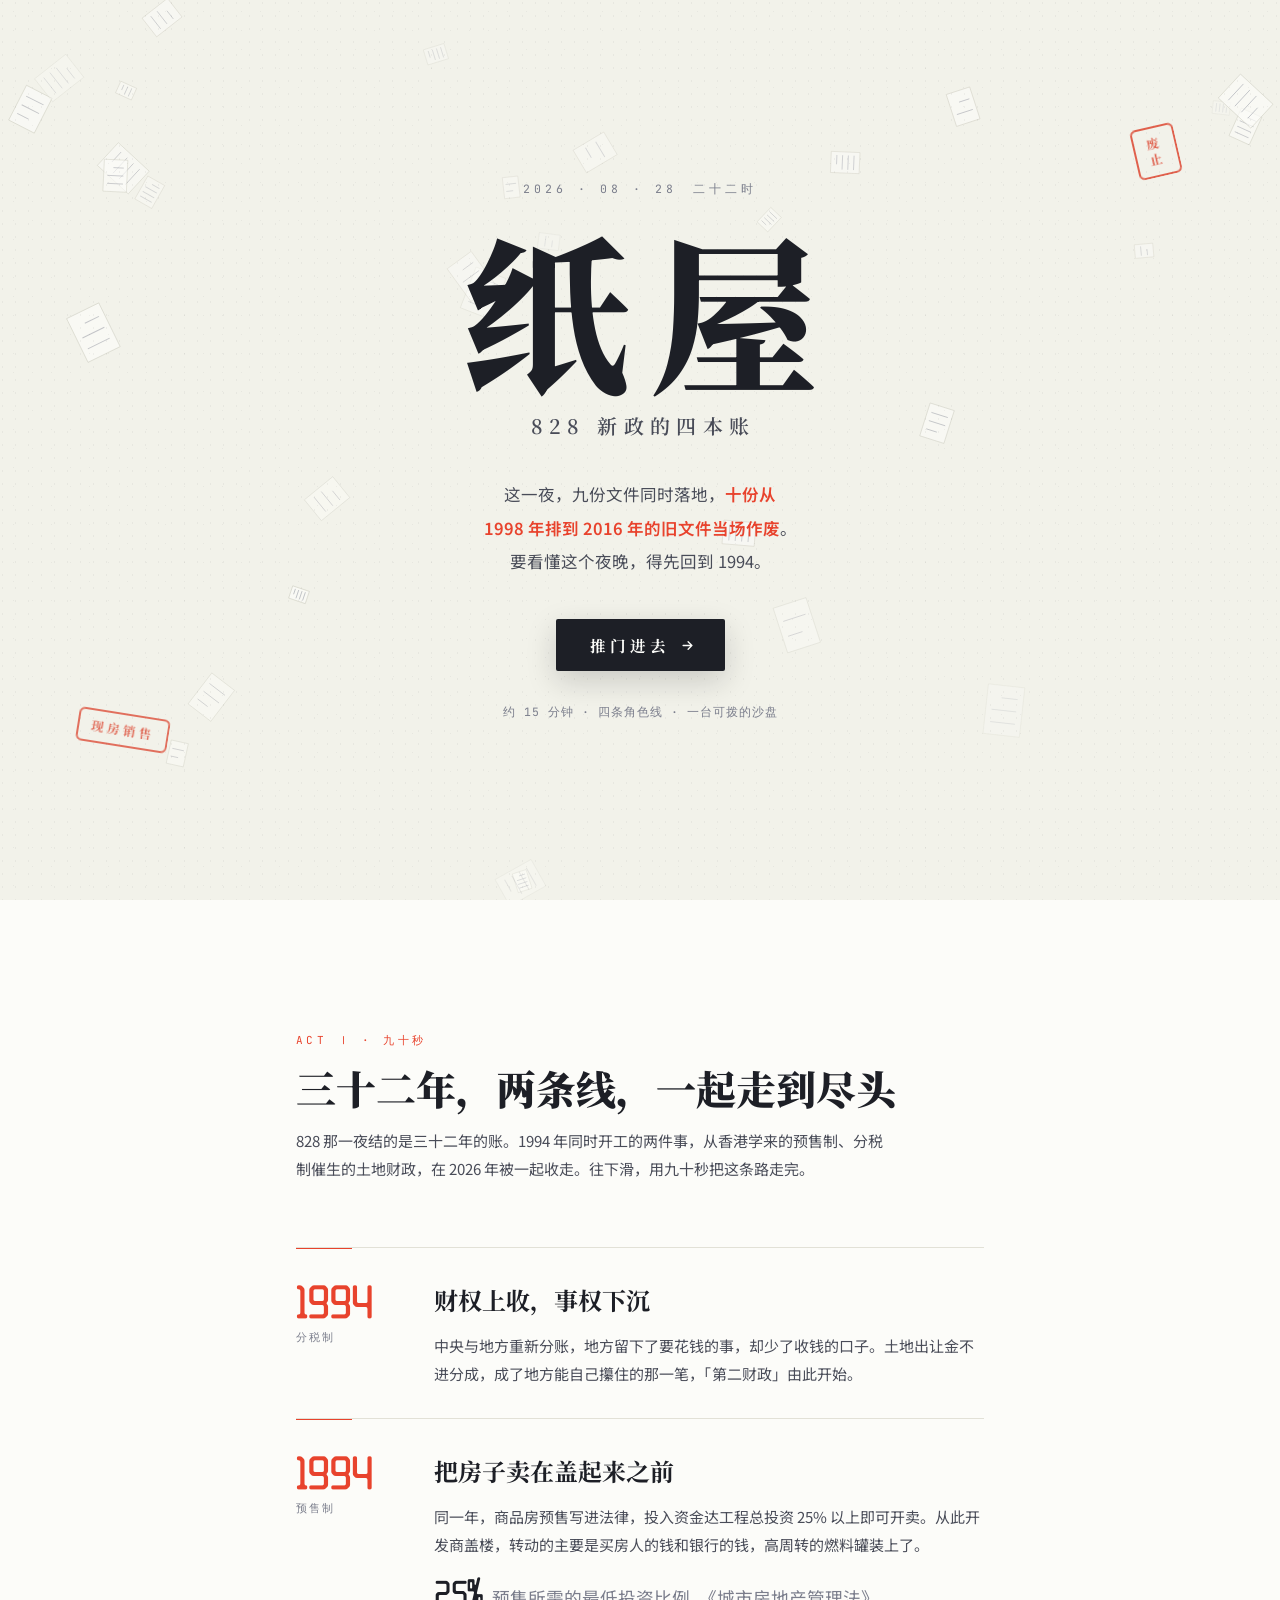
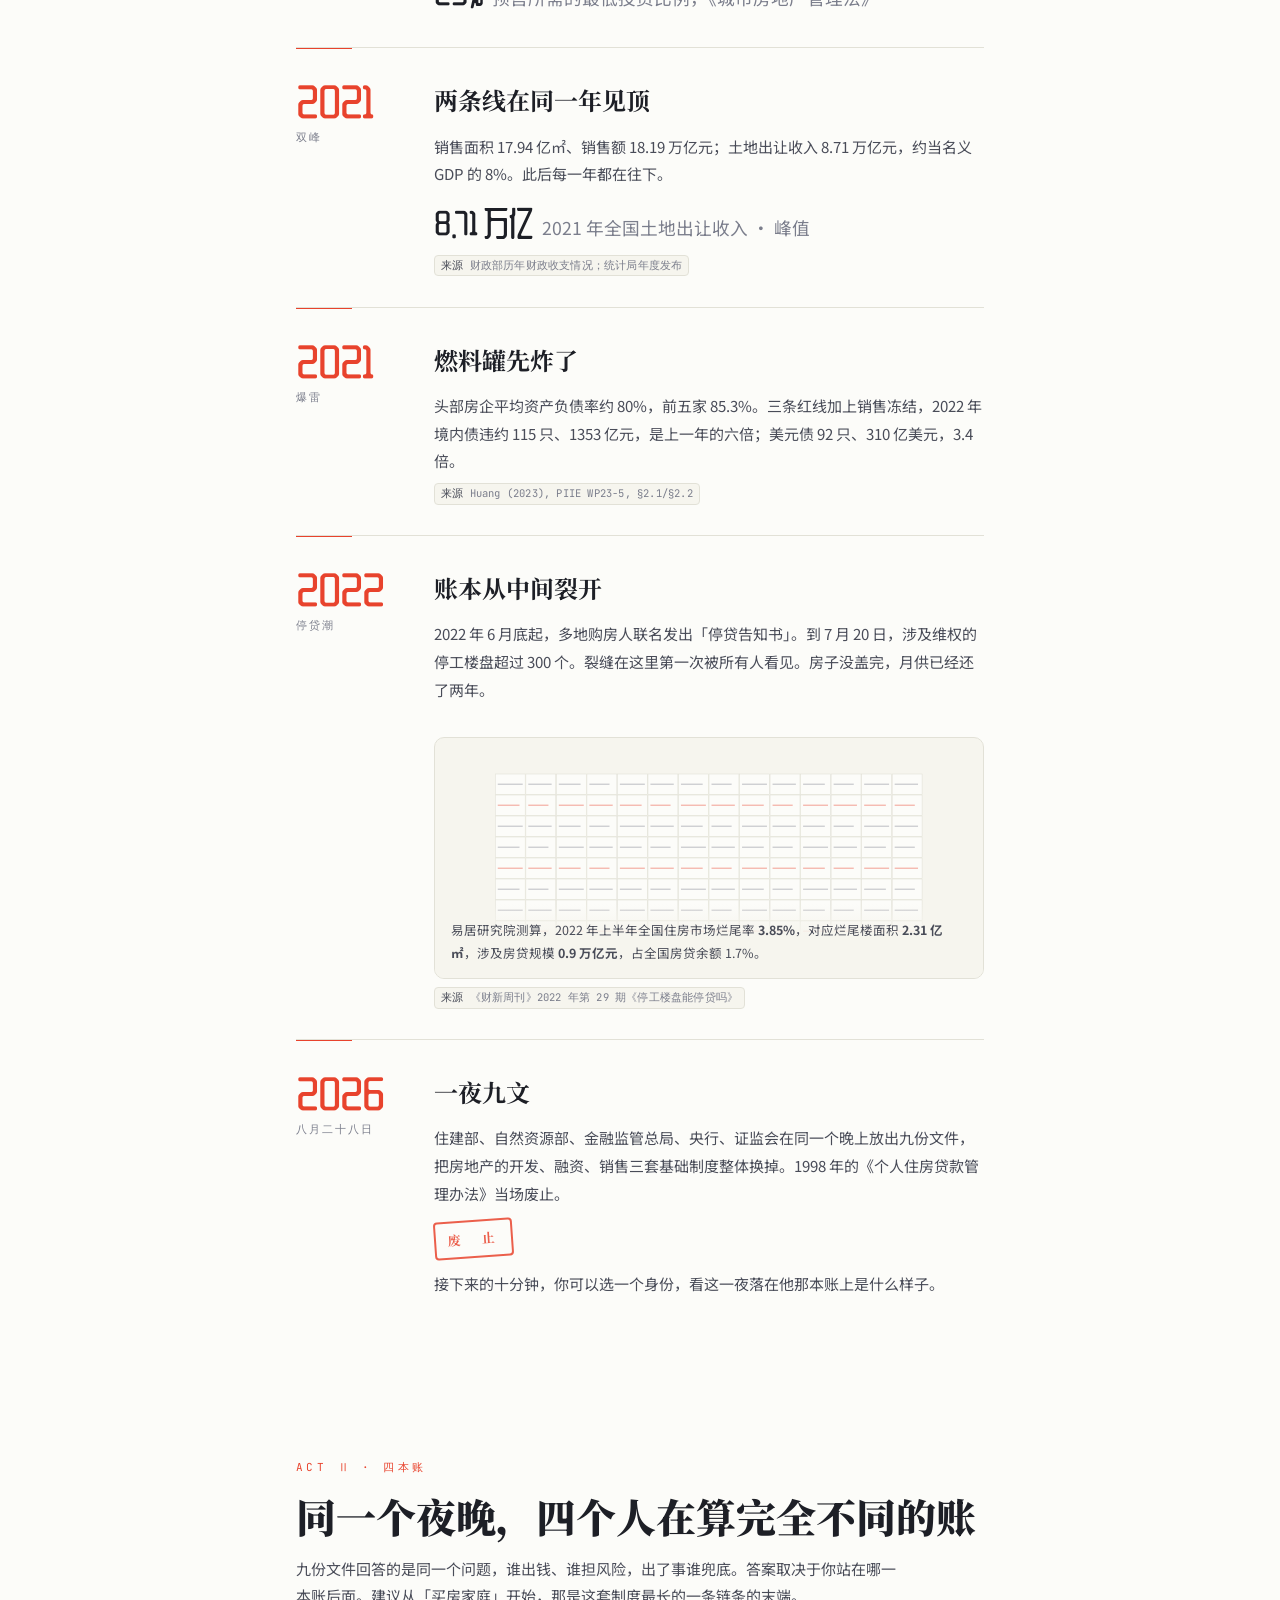
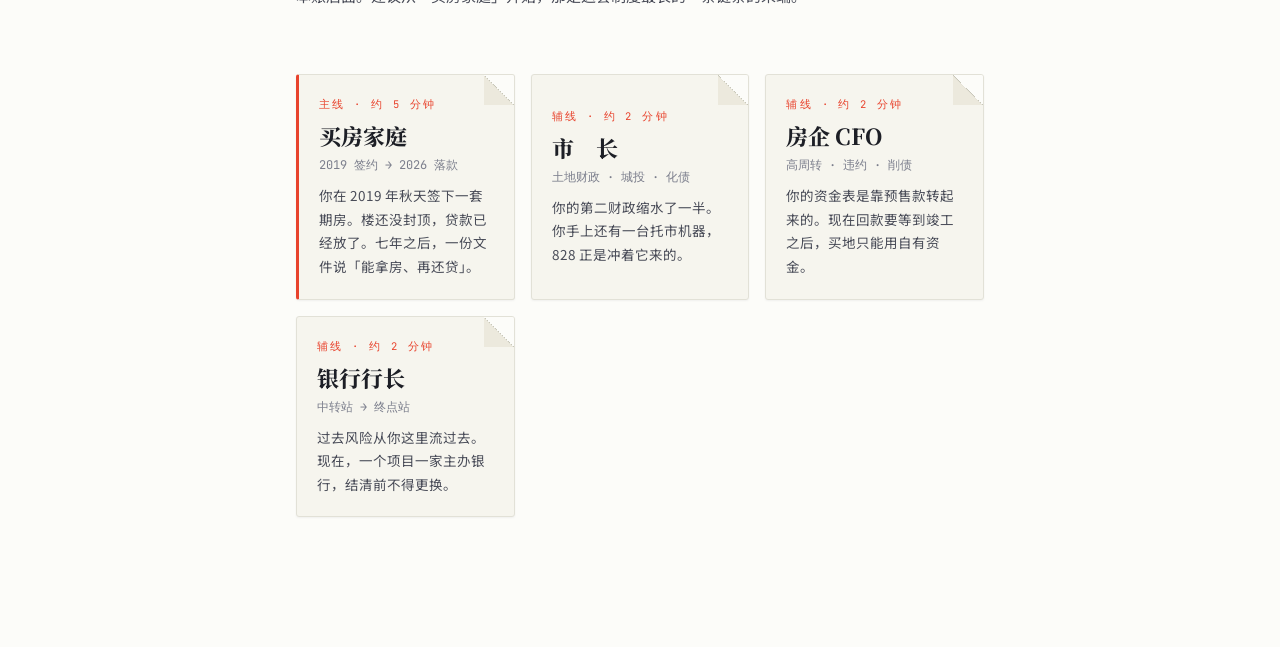
<file: docs/x/index.html>
<!DOCTYPE html>
<html lang="zh-CN">
<head>
<meta charset="UTF-8">
<meta name="viewport" content="width=device-width, initial-scale=1.0">
<title>纸屋 · 828 新政的四本账</title>
<meta name="description" content="《住房政策观察》探索版。15 分钟走进账本宇宙，看懂 2026 年 8 月 28 日那一夜的九份文件，怎样改写家庭、房企、地方政府与银行的四本账。">
<script>
try { var t = localStorage.getItem('hpw-theme'); if (t === 'dark' || t === 'light') document.documentElement.setAttribute('data-theme', t); } catch (e) {}
</script>
<link rel="preconnect" href="https://fonts.googleapis.com">
<link rel="preconnect" href="https://fonts.gstatic.com" crossorigin>
<link rel="stylesheet" href="https://fonts.googleapis.com/css2?family=Noto+Serif+SC:wght@400;500;600;700;800;900&family=Noto+Sans+SC:wght@300;400;500;600;700&family=Spectral:ital,wght@0,400;0,500;1,400&family=JetBrains+Mono:wght@400;500&family=ZCOOL+QingKe+HuangYou&display=swap">
<link rel="stylesheet" href="paper.css">
</head>
<body class="grain">

<div class="rail" id="rail" aria-hidden="true"></div>
<div class="hud" id="hud">
  <div class="brand">纸屋<small>828 新政的四本账</small></div>
  <div class="sp"></div>
  <button id="restartBtn" type="button">换个身份</button>
  <a class="btn-mini" href="../index.html">完整报告</a>
  <button class="icon" id="themeBtn" type="button" aria-label="切换深浅色"></button>
</div>

<!-- ══════════════════ 第〇幕 · 封面 ══════════════════ -->
<section id="act0">
  <canvas id="rainCanvas" aria-hidden="true"></canvas>
  <div class="seal-stamp seal-1" aria-hidden="true">废<br>止</div>
  <div class="seal-stamp seal-2" aria-hidden="true">现房销售</div>
  <div class="cover">
    <div class="cover-date">2026 · 08 · 28　二十二时</div>
    <h1 aria-label="纸屋"><span class="zi">纸</span><span class="zi">屋</span></h1>
    <div class="sub">828 新政的四本账</div>
    <p class="lead">这一夜，九份文件同时落地，<em>十份从 1998 年排到 2016 年的旧文件当场作废</em>。<br>
      要看懂这个夜晚，得先回到 1994。</p>
    <button class="enter" id="enterBtn" type="button">
      推门进去
      <svg viewBox="0 0 24 24" fill="none" stroke="currentColor" stroke-width="2.2" stroke-linecap="round" stroke-linejoin="round"><path d="M5 12h14M13 6l6 6-6 6"/></svg>
    </button>
    <div class="cover-foot">约 15 分钟 · 四条角色线 · 一台可拨的沙盘</div>
  </div>
</section>

<!-- ══════════════════ 第一幕 · 90 秒快闪 ══════════════════ -->
<section class="act" id="act1">
  <div class="wrap">
    <div class="act-head">
      <div class="kicker">Act Ⅰ · 九十秒</div>
      <h2>三十二年，两条线，一起走到尽头</h2>
      <p>828 那一夜结的是三十二年的账。1994 年同时开工的两件事，从香港学来的预售制、分税制催生的土地财政，在 2026 年被一起收走。往下滑，用九十秒把这条路走完。</p>
    </div>

    <div class="beat"><div class="beat-year">1994<span>分税制</span></div><div>
      <h3>财权上收，事权下沉</h3>
      <p>中央与地方重新分账，地方留下了要花钱的事，却少了收钱的口子。土地出让金不进分成，成了地方能自己攥住的那一笔，「第二财政」由此开始。</p>
    </div></div>

    <div class="beat"><div class="beat-year">1994<span>预售制</span></div><div>
      <h3>把房子卖在盖起来之前</h3>
      <p>同一年，商品房预售写进法律，投入资金达工程总投资 25% 以上即可开卖。从此开发商盖楼，转动的主要是买房人的钱和银行的钱，高周转的燃料罐装上了。</p>
      <div class="big">25%<i>预售所需的最低投资比例，《城市房地产管理法》</i></div>
    </div></div>

    <div class="beat"><div class="beat-year">2021<span>双峰</span></div><div>
      <h3>两条线在同一年见顶</h3>
      <p>销售面积 17.94 亿㎡、销售额 18.19 万亿元；土地出让收入 8.71 万亿元，约当名义 GDP 的 8%。此后每一年都在往下。</p>
      <div class="big">8.71 万亿<i>2021 年全国土地出让收入 · 峰值</i></div>
      <div class="cite"><b>来源</b> 财政部历年财政收支情况；统计局年度发布</div>
    </div></div>

    <div class="beat"><div class="beat-year">2021<span>爆雷</span></div><div>
      <h3>燃料罐先炸了</h3>
      <p>头部房企平均资产负债率约 80%，前五家 85.3%。三条红线加上销售冻结，2022 年境内债违约 115 只、1353 亿元，是上一年的六倍；美元债 92 只、310 亿美元，3.4 倍。</p>
      <div class="cite"><b>来源</b> Huang (2023), PIIE WP23-5, §2.1/§2.2</div>
    </div></div>

    <div class="beat" id="beatStop"><div class="beat-year">2022<span>停贷潮</span></div><div>
      <h3>账本从中间裂开</h3>
      <p>2022 年 6 月底起，多地购房人联名发出「停贷告知书」。到 7 月 20 日，涉及维权的停工楼盘超过 300 个。裂缝在这里第一次被所有人看见。房子没盖完，月供已经还了两年。</p>
      <div class="shatter">
        <canvas id="shatterCanvas" aria-hidden="true"></canvas>
        <div class="shatter-cap">易居研究院测算，2022 年上半年全国住房市场烂尾率 <b>3.85%</b>，对应烂尾楼面积 <b>2.31 亿㎡</b>，涉及房贷规模 <b>0.9 万亿元</b>，占全国房贷余额 1.7%。</div>
      </div>
      <div class="cite"><b>来源</b> 《财新周刊》2022 年第 29 期《停工楼盘能停贷吗》</div>
    </div></div>

    <div class="beat"><div class="beat-year">2026<span>八月二十八日</span></div><div>
      <h3>一夜九文</h3>
      <p>住建部、自然资源部、金融监管总局、央行、证监会在同一个晚上放出九份文件，把房地产的开发、融资、销售三套基础制度整体换掉。1998 年的《个人住房贷款管理办法》当场废止。</p>
      <div class="abolish">废　止</div>
      <p>接下来的十分钟，你可以选一个身份，看这一夜落在他那本账上是什么样子。</p>
    </div></div>
  </div>
</section>

<!-- ══════════════════ 第二幕 · 选身份 ══════════════════ -->
<section class="act" id="act2" style="padding-top:0">
  <div class="wrap">
    <div class="act-head">
      <div class="kicker">Act Ⅱ · 四本账</div>
      <h2>同一个夜晚，四个人在算完全不同的账</h2>
      <p>九份文件回答的是同一个问题，谁出钱、谁担风险，出了事谁兜底。答案取决于你站在哪一本账后面。建议从「买房家庭」开始，那是这套制度最长的一条链条的末端。</p>
    </div>
    <div class="roles" id="roles">
      <button class="role-card main" data-role="family" type="button">
        <div class="tag">主线 · 约 5 分钟</div>
        <h3>买房家庭</h3>
        <div class="meta">2019 签约 → 2026 落款</div>
        <p>你在 2019 年秋天签下一套期房。楼还没封顶，贷款已经放了。七年之后，一份文件说「能拿房、再还贷」。</p>
      </button>
      <button class="role-card" data-role="mayor" type="button">
        <div class="tag">辅线 · 约 2 分钟</div>
        <h3>市　长</h3>
        <div class="meta">土地财政 · 城投 · 化债</div>
        <p>你的第二财政缩水了一半。你手上还有一台托市机器，828 正是冲着它来的。</p>
      </button>
      <button class="role-card" data-role="cfo" type="button">
        <div class="tag">辅线 · 约 2 分钟</div>
        <h3>房企 CFO</h3>
        <div class="meta">高周转 · 违约 · 削债</div>
        <p>你的资金表是靠预售款转起来的。现在回款要等到竣工之后，买地只能用自有资金。</p>
      </button>
      <button class="role-card" data-role="banker" type="button">
        <div class="tag">辅线 · 约 2 分钟</div>
        <h3>银行行长</h3>
        <div class="meta">中转站 → 终点站</div>
        <p>过去风险从你这里流过去。现在，一个项目一家主办银行，结清前不得更换。</p>
      </button>
    </div>
  </div>
</section>

<!-- ══════════════════ 第三幕 · 角色线 ══════════════════ -->
<section class="act" id="act3">
  <div class="wrap">
    <div class="line-head">
      <div class="kicker" id="lineKicker">Act Ⅲ</div>
      <h2 id="lineTitle"></h2>
      <p class="who" id="lineWho"></p>
      <div class="line-prog" id="lineProg" aria-hidden="true"></div>
    </div>

    <!-- ─── 买房家庭线（主线，9 节点） ─── -->
    <div class="line" id="line-family" hidden>
      <div class="node"><div class="node-when">2019 · 秋 · 签约</div>
        <h3>你买下的是一张纸</h3>
        <p>售楼处的沙盘做得很好。合同上写着交付日期，写着容积率，还印着一所幼儿园。你签字的时候，工地上只有一个基坑。你买到手的，是一张承诺在两年后变成房子的纸。</p>
        <p>首付掏空了两代人的存折，剩下的部分由银行接手，分三百六十期还完。</p>
        <div class="slip">
          <div class="slip-t">购房资金分录 · 合成案例</div>
          <div class="slip-row"><span>购房方式</span><b>期房预售</b></div>
          <div class="slip-row"><span>首付来源</span><b>自有 + 父母</b></div>
          <div class="slip-row"><span>贷款期限</span><b>30 年</b></div>
          <div class="slip-row"><span>合同交付</span><b class="red">2021 年 9 月</b></div>
        </div>
        <span class="synth">人物与家庭数字为合成案例</span>
        <div class="cite"><b>制度背景</b>《城市房地产管理法》预售条件为投入资金达工程总投资 25% 以上</div>
      </div>

      <div class="node"><div class="node-when">2019 · 冬 · 放款</div>
        <h3>楼没封顶，钱已经放了</h3>
        <p>按 2007 年央行与原银监会的规定，银行只能对<strong>主体结构已封顶</strong>的住房发放个人贷款。但这条规则在很多地方是纸面的。</p>
        <p>河南银保监局曾就工商银行郑州花园路支行 2018 年 2 月发放贷款、对应楼栋当年 6 月才封顶一事问责相关责任人。一名武汉房企人士说得更直白，楼盘未封顶即放贷是行业「默认的做法」。</p>
        <blockquote>当地银行均如此操作，并不影响贷款合同的执行。<cite>银行回复购房者投诉 · 《财新周刊》2022 年第 29 期</cite></blockquote>
      </div>

      <div class="node"><div class="node-when">2020 · 月供开始</div>
        <h3>还款日比交付日先到</h3>
        <p>房子还是一片工地，月供已经从工资卡里划走。预售制最要紧的那句设计就落在这里，<strong>购房人的钱，为开发建设提供融资</strong>。在这套安排里，你是这个项目最没有议价能力的债权人，而且手里没有抵押物。</p>
      </div>

      <div class="node"><div class="node-when">2021 · 秋 · 逾期</div>
        <h3>合同上的那一天过去了</h3>
        <p>没有电话，没有短信。业主群里开始有人贴现场照片。塔吊停了，工人撤了，售楼处的沙盘还亮着灯。</p>
        <p>这一年，全国销售面积和土地出让收入双双见顶。你的楼盘在顶点的背面。</p>
      </div>

      <div class="node hot"><div class="node-when">2022 · 春 · 查账</div>
        <h3>钱没进它该进的账户</h3>
        <p>业主们开始自己查账。郑州融创中原大观，300 余名业主自查，查出来这样一个数字。</p>
        <div class="hit-num">59.5%<i>业主的实际贷款支付账户，与合同载明的监管账户不符</i></div>
        <p class="hit-cap">武汉、郑州此前的预售资金监管普遍宽松，只有首付款进监管账户，购房贷款由银行直接打入开发商的非监管账户。武汉绿地光谷星河绘的 7.6 亿元监管资金中，5.6 亿元已拨付给开发商，而 20 栋楼只有 2 栋结构封顶。</p>
        <div class="cite"><b>来源</b>《财新周刊》2022 年第 29 期《停工楼盘能停贷吗》</div>
      </div>

      <div class="node hot"><div class="node-when">2022 · 夏 · 停贷</div>
        <h3>一千零四十九个人的投票</h3>
        <p>2022 年 6 月底起，全国多地购房人联名向住建局、银保监局和贷款银行发出「停贷告知书」。到 7 月 20 日，涉及维权的停工楼盘超过 300 个。</p>
        <div class="slip">
          <div class="slip-t">名门翠园 · 2022-07-17 业主投票</div>
          <div class="slip-row"><span>原定交付</span><b class="red">2019 年 9 月</b></div>
          <div class="slip-row"><span>逾期</span><b class="red">近三年</b></div>
          <div class="slip-row"><span>参与投票</span><b>1049 人</b></div>
          <div class="slip-row"><span>已停贷</span><b class="red">167 人</b></div>
          <div class="slip-row"><span>称 8 月起停贷</span><b class="red">860 人</b></div>
        </div>
        <p>而在银行那一侧，这件事的规模是另一个数量级。截至 2022 年 7 月 14 日，16 家上市银行披露的涉保交楼风险逾期按揭贷款总额<strong>仅 25.294 亿元</strong>，同期全国个人住房贷款余额 38.32 万亿元，占比在 0.01% 以下，「总体风险可控」。</p>
        <p>同一件事，在两本账上是两个世界。</p>
        <div class="cite"><b>来源</b>《财新周刊》2022 年第 29 期；央行贷款投向报告</div>
      </div>

      <div class="node"><div class="node-when">2022 → 2025 · 保交楼</div>
        <h3>七百五十万套，和被展期的五年</h3>
        <p>国家机器转了过来。截至 2025 年 10 月，已售难交付住房实现交付 <strong>750 多万套</strong>；「白名单」项目贷款审批金额超过 <strong>7 万亿元</strong>，支持住房建设交付近 2000 万套。2026 年 3 月，住建部宣布「十四五」保交楼、保交房任务全面完成。</p>
        <p>但同年 1 月的另一条监管调整没有上头条，白名单项目贷款<strong>可展期 5 年</strong>。项目层面的现金流风险没有出清，只是被时间换了空间。</p>
        <div class="cite"><b>来源</b> 住建部、金融监管总局通报（21 经济网、腾讯新闻转引）</div>
      </div>

      <div class="node hot"><div class="node-when">2026 · 08 · 28 · 落款</div>
        <h3>「能拿房、再还贷」</h3>
        <p>七年之后，这句话被写进了一份部门规章。它是这套文件里最接近道歉的表述。</p>
        <div class="slip">
          <div class="slip-t">《个人住房贷款管理办法（试行）》 第二十二条</div>
          <div class="slip-row"><span>买现房</span><b class="good">销售备案后放款</b></div>
          <div class="slip-row"><span>买预售房</span><b class="good">竣工备案后放款</b></div>
          <div class="slip-row"><span>原规则</span><b>主体结构封顶时放款</b></div>
          <div class="slip-row"><span>支付方式</span><b>受托支付至监管账户</b></div>
        </div>
        <p>与之配套的还有两条。贷款期限最长从 30 年延到 <strong>40 年</strong>，月所有债务支出与收入比上限从 2004 年定的 55% 提到 <strong>60%</strong>。一条降月供，一条推迟风险敞口开始的时点。</p>
        <div class="cite"><b>出处</b>《个人住房贷款管理办法（试行）》第十三条、第十条、第二十二条</div>
        <div class="cite"><b>并同时</b> 废止 1998 年《个人住房贷款管理办法》</div>
      </div>

      <div class="node"><div class="node-when">尾声</div>
        <h3>但是</h3>
        <p>新政保护的是<strong>未来</strong>的购房者。放款时点后移、资金全额入监管账户、现房销售「所见即所得」，这些条款对 2027 年才签约的人是真实的。</p>
        <p>对 2019 年签约、2022 年停贷、至今还在还一套没交付的房子的月供的那批人，九份文件里，一个字也没有提。</p>
        <p>制度可以重新分配风险。已经发生的损失，不能。</p>
      </div>
    </div>

    <!-- ─── 市长线 ─── -->
    <div class="line" id="line-mayor" hidden>
      <div class="node"><div class="node-when">1994 · 开局</div>
        <h3>你手上只剩一块地</h3>
        <p>分税制之后，财权上收、事权下沉。你要办教育、办医院、修路、发工资，而能自己攥住不用分成的大宗收入，是土地出让金。</p>
        <p>三十年里，这块地不只是收入，还是抵押品。它注入城投，城投拿它去借钱，借来的钱修基础设施，设施抬高地价，地价再抬高抵押品估值。这台机器只要地价在涨，就一直能转。</p>
        <div class="cite"><b>机制</b> Li &amp; Kohl (2026) §2.2「pseudo-collateral」循环</div>
      </div>

      <div class="node hot"><div class="node-when">2021 → 2026 · 坍塌</div>
        <h3>第二财政蒸发了四万六千亿</h3>
        <div class="hit-num">−52.3%<i>2025 年土地出让收入较 2021 年峰值的降幅</i></div>
        <div class="slip">
          <div class="slip-t">国有土地使用权出让收入 · 财政部口径</div>
          <div class="slip-row"><span>2021（峰值）</span><b>87,051 亿元</b></div>
          <div class="slip-row"><span>2023</span><b>57,996 亿元</b></div>
          <div class="slip-row"><span>2025</span><b class="red">41,518 亿元</b></div>
          <div class="slip-row"><span>2026 上半年同比</span><b class="red">−31.5%</b></div>
          <div class="slip-row"><span>2025 依存度</span><b>78.9%</b></div>
        </div>
        <p>连续四年两位数下滑，2026 年上半年降幅重新扩大到三成，跌势还在加快。而政府性基金预算里，仍有近八成靠它。</p>
        <div class="cite"><b>来源</b> 财政部国库司 2026-07-22、2026-01-30 发布</div>
      </div>

      <div class="node hot"><div class="node-when">2020 → 2022 · 托市</div>
        <h3>于是你启动了那台机器</h3>
        <p>抵押品不能跌。地价一跌，城投的债就展不了期。所以在成交量崩塌的那三年里，你做了一件反常识的事，让城投自己下场买地，把价格托住。</p>
        <div class="slip">
          <div class="slip-t">量价背离 · Chang, Wang &amp; Xiong (RFS 2026)</div>
          <div class="slip-row"><span>2022 土地成交面积（vs 2019）</span><b class="red">−43.1%</b></div>
          <div class="slip-row"><span>同期地价</span><b class="good">+11.0%</b></div>
          <div class="slip-row"><span>城投购地占比 2019</span><b>14.1%</b></div>
          <div class="slip-row"><span>城投购地占比 2022</span><b class="red">31.8%</b></div>
          <div class="slip-row"><span>城投出价 2019</span><b>低于市场 9.0%</b></div>
          <div class="slip-row"><span>城投出价 2022</span><b class="red">高出市场 11.7%</b></div>
        </div>
        <p>代价是有人替你付的。城投债务每高一个标准差，当地开发商的销售额外少 <strong>10.33%</strong>。你保住了账面，开发商替你承担了现金流。</p>
        <div class="cite"><b>来源</b> Chang, Wang &amp; Xiong, <i>Price and Volume Divergence in China's Real Estate Markets</i>, RFS 2026 / NBER w34303, Tables 5/7/8/11/13</div>
      </div>

      <div class="node"><div class="node-when">压力表</div>
        <h3>有些地方的表已经打到红区</h3>
        <p>重庆、天津、赣州、镇江，这几个样本的城投债务达到财政收入的 <strong>785% 到 990%</strong>，利息一项就吃掉一般公共预算收入的 <strong>39% 到 49%</strong>。全国口径下，城投债务规模超过 GDP 的 50%，综合收入仅勉强够付利息。</p>
        <div class="cite"><b>来源</b> CWX 2026, Appendix Table IA2；Rogoff &amp; Yang (2024) §I</div>
      </div>

      <div class="node hot"><div class="node-when">2026 · 08 · 28 · 拆机器</div>
        <h3>两句话，拆掉了托市的燃料线</h3>
        <blockquote>银行业金融机构不得发放用于缴交土地出让价款及相关税费的贷款。<cite>中国人民银行 171 号文《关于改革完善房地产信贷管理的意见》第五条</cite></blockquote>
        <blockquote>房地产开发企业须用自有资金购地。<cite>建房规〔2026〕3 号《关于完善商品住房销售制度的通知》 三（一）</cite></blockquote>
        <p>「以地抵押 → 借款 → 买地 → 再抵押」的循环，在缴款这一环被掐断。推论很直接。地价失去城投与行政的托举之后，此前被拖住的价格调整会集中显性化，<strong>量价背离切换为价跌量现</strong>。抵押品先重估，再融资随后收缩。</p>
        <p>方向上文献是一致的，这是在拆病根。警告全部集中在过渡期的量级与节奏，化债置换是否按城投暴露定向分配，一般债与转移支付能否补位，地方支出效率跟不跟得上。</p>
        <div class="cite"><b>来源</b> 见专题《地方债务：七篇文献》· 对 828 的含义</div>
      </div>
    </div>

    <!-- ─── 房企 CFO 线 ─── -->
    <div class="line" id="line-cfo" hidden>
      <div class="node"><div class="node-when">旧模式</div>
        <h3>你的资金表靠别人的钱转</h3>
        <p>高周转的算法很简单。拿地用贷款，开工到封顶用预售款，回款再去拿下一块地。自有资金在这条链上只是一个启动扭矩。</p>
        <div class="hit-num">85.3%<i>2020 年末头部五家房企平均资产负债率（行业平均约 80%）</i></div>
        <div class="cite"><b>来源</b> Huang (2023), PIIE WP23-5, §2.1</div>
      </div>

      <div class="node hot"><div class="node-when">2022 · 断裂</div>
        <h3>燃料断供的那一年</h3>
        <div class="slip">
          <div class="slip-t">2022 年违约</div>
          <div class="slip-row"><span>境内债违约</span><b class="red">115 只 / 1,353 亿元</b></div>
          <div class="slip-row"><span>较上年</span><b class="red">6 倍</b></div>
          <div class="slip-row"><span>美元债违约</span><b class="red">92 只 / 310 亿美元</b></div>
          <div class="slip-row"><span>较上年</span><b class="red">3.4 倍</b></div>
        </div>
        <div class="cite"><b>来源</b> Huang (2023), §2.2</div>
      </div>

      <div class="node"><div class="node-when">2025 · 清算桌</div>
        <h3>削债 40% 到 70%</h3>
        <p>截至 2025 年末，累计出险房企 <strong>74 家</strong>，涉及债券 466 只，违约规模超 <strong>4,500 亿元</strong>。首次出险的类型里，实质性违约 18 家、展期或债务重组 51 家。</p>
        <p>到 2025 年 10 月，约 21 家出险房企的重组方案获批或完成，累计化债约 1.2 万亿元，涉及有息负债近 2 万亿元，削债比例普遍在 <strong>40% 到 70%</strong> 之间。「展期换时间」的阶段结束了，进入真正的实质重组。</p>
        <div class="cite"><b>来源</b> 金杜《2025 年度债务重组市场观察：房地产篇》；方达《破产年度观察（2025）》</div>
      </div>

      <div class="node"><div class="node-when">2026 · 土地市场</div>
        <h3>你所在的那个物种，已经退场</h3>
        <div class="slip">
          <div class="slip-t">2026 上半年百强拿地 · 中指研究院</div>
          <div class="slip-row"><span>拿地总额</span><b>3,360 亿元 <span style="font-size:12px">（−33.7%）</span></b></div>
          <div class="slip-row"><span>央国企合计占比</span><b class="blue">85.1%</b></div>
          <div class="slip-row"><span>民企占比</span><b class="red">13%（−48%）</b></div>
        </div>
        <p>「开发商」这个词在 2026 年已经指不了单一物种。央企在核心城市高溢价抢地，民企作为一个群体退出土地市场，城投托底拿地却不盖房，出险房企在重组桌上，少数运营商在 REITs 通道里排队。同一套新政落在五种企业身上，是五份不同的判决书。</p>
      </div>

      <div class="node hot"><div class="node-when">2026 · 08 · 28 · 新账本</div>
        <h3>回款推到竣工之后，买地只能用自己的钱</h3>
        <div class="slip">
          <div class="slip-t">新规则对你的资金表做了什么</div>
          <div class="slip-row"><span>预售条件</span><b class="red">主体结构封顶</b></div>
          <div class="slip-row"><span>购房资金</span><b class="red">首付 + 个贷全额入监管账户</b></div>
          <div class="slip-row"><span>个贷放款</span><b class="red">竣工备案后</b></div>
          <div class="slip-row"><span>购地资金</span><b class="red">须自有资金</b></div>
          <div class="slip-row"><span>开发贷 · 预售项目</span><b>原则 ≤3 年，最长 5 年</b></div>
          <div class="slip-row"><span>开发贷 · 现售项目</span><b class="good">原则 ≤5 年，最长 7 年</b></div>
        </div>
        <p>补偿是有的。现售项目贷款期限拉长到七年，就是为了匹配被拉长的销售周期；主办银行制让开发贷成为项目的主要融资渠道。但补偿的前提是你借得到。</p>
        <blockquote>短期房企资金进一步承压，高融资成本的房企就彻底「没戏了」。<cite>华东区域房企人士 · 第一财经 2026-08-28</cite></blockquote>
        <blockquote>开发企业应摆脱过去过度负债、快速扩张的高风险旧模式，通过滚动开发等方式降低资金成本与投资风险。<cite>浦湛，住房和城乡建设部政策研究中心副主任 · 财新 2026-08-28</cite></blockquote>
        <div class="cite"><b>出处</b> 建房规〔2026〕3 号；《商品住房开发贷款管理办法（试行）》；171 号文第五条</div>
      </div>
    </div>

    <!-- ─── 银行行长线 ─── -->
    <div class="line" id="line-banker" hidden>
      <div class="node"><div class="node-when">旧角色</div>
        <h3>你是中转站，不是终点站</h3>
        <p>钱从储户来，经你手放给购房人，再流向开发商。风险在这条链上流过去，最终落在买房的家庭身上。2007 年的规定要求你只对封顶住房放款，但那条线在很多地方是软的。</p>
        <blockquote>2021 年上半年要求降低房地产贷款增速，到下半年就开始督办我们保交楼。<cite>东北某分行人士 · 《财新周刊》2022 年第 29 期</cite></blockquote>
      </div>

      <div class="node hot"><div class="node-when">2026 · 资产端</div>
        <h3>三张表同时在缩</h3>
        <div class="slip">
          <div class="slip-t">2026 年二季度末 · 央行贷款投向统计</div>
          <div class="slip-row"><span>个人住房贷款余额</span><b class="red">36.29 万亿（−3.8%）</b></div>
          <div class="slip-row"><span>上半年净减少</span><b class="red">7,163 亿元</b></div>
          <div class="slip-row"><span>2025 全年净减少</span><b>6,768 亿元</b></div>
          <div class="slip-row"><span>房地产开发贷</span><b class="red">12.65 万亿（−8.5%）</b></div>
          <div class="slip-row"><span>房地产贷款合计</span><b class="red">50.74 万亿（−4.9%）</b></div>
        </div>
        <p>今年<strong>半年</strong>减少的房贷，已经超过去年<strong>全年</strong>。居民部门连续 13 个季度贷款负增长，杠杆率从峰值回落约 6 个百分点到 57.7%。你面对的是资产负债表收缩，「被压抑的加杠杆意愿」在这几行数字里找不到。</p>
        <div class="cite"><b>来源</b> 央行 2026 年二季度贷款投向报告；NIFD 2026Q2 宏观杠杆率报告</div>
      </div>

      <div class="node"><div class="node-when">价格工具</div>
        <h3>利率已经没有下调的空间了</h3>
        <div class="hit-num">3.06%<i>2026 年一季度新发放个人住房贷款加权平均利率 · 有统计以来最低</i></div>
        <p class="hit-cap">较 2021 年高点累计下降约 245 个基点，并已横盘约一年。历史最高是 2011 年 12 月的 7.62%。价格工具用尽，这正是 828 转向其他工具箱的直接背景。</p>
        <div class="cite"><b>来源</b> 央行《2026 年第二季度中国货币政策执行报告》</div>
      </div>

      <div class="node hot"><div class="node-when">2026 · 08 · 28 · 新角色</div>
        <h3>一个项目，一家主办银行，结清前不得更换</h3>
        <div class="slip">
          <div class="slip-t">《商品住房开发贷款管理办法（试行）》</div>
          <div class="slip-row"><span>第四条</span><b>主办银行模式</b></div>
          <div class="slip-row"><span>第七条</span><b>一个项目仅一家主办银行</b></div>
          <div class="slip-row"><span>第八条</span><b>项目全部资金纳入资金账户</b></div>
          <div class="slip-row"><span>第八条</span><b>结清前原则上不得变更</b></div>
          <div class="slip-row"><span>第六条（五）</span><b>单独建账、封闭管理、不得混同</b></div>
        </div>
        <p>这套机制有个前身。它首见于 2024 年住建部与金融监管总局的「白名单」，那套为保交房精准支持项目融资的应急安排，单独建账，指定一家主办银行，不让几家银行同时抽贷。828 把应急机制改成了常态制度。</p>
        <p>同时，个贷放款推迟到竣工备案后，期限最长拉到 40 年。你的久期在变长，你的敞口开始得更晚，而你对单一项目的绑定变得不可解除。</p>
        <div class="cite"><b>制度渊源</b> 2024 年城市房地产融资协调机制「白名单」（金融监管总局答记者问）</div>
      </div>

      <div class="node"><div class="node-when">终点站</div>
        <h3>每一条保护购房者的条款，另一端都拴着你</h3>
        <p>按揭晚放两年，开发贷拉长到七年，单项目绑定单一银行，新政把银行从风险传递链的中转站，改造成了风险的终点站。</p>
        <p>而这发生在房地产贷款全面负增长、息差处于历史最低的时刻。文件假设银行愿意接。这个假设本身，就是整套制度最大的执行悬念。</p>
      </div>
    </div>

    <div class="line-end" id="lineEnd">
      <h3 id="endTitle">这条线走完了</h3>
      <p id="endDesc"></p>
      <div class="btn-row">
        <button class="btn" id="toSandbox" type="button">解锁资金流沙盘</button>
        <button class="btn ghost" id="backRoles" type="button">换一个身份</button>
      </div>
    </div>
  </div>
</section>

<!-- ══════════════════ 第四幕 · 资金流沙盘 ══════════════════ -->
<section id="act4">
 <div class="stage" id="stage">
  <div class="wrap wrap-wide">
    <div class="stage-head">
      <div class="kicker">Act Ⅳ · 沙盘</div>
      <h2>五个开关，四本账</h2>
      <p>纸和墨到这里为止。下面是一台装置，828 里直接动钱的五条规定做成五个开关，管道里流的是购房款、信贷和土地金。随便拨，只拨一个也行，看看会发生什么。方向与量级都按研究结论校准，每个开关都注明了出处；这里<strong>不做时间推演</strong>，因为那种精确是假的。</p>
    </div>

    <div class="rig">
     <div class="rig-inner">
      <svg viewBox="0 0 800 470" role="img" aria-label="资金流管道示意，银行、家庭、项目公司、地方政府、城投平台之间的资金管道">
        <!-- 管道（玻璃底 + 流量层） -->
        <g id="pipes" fill="none">
          <path id="p1" class="pipe pipe-glass" d="M220,379 C280,379 290,300 330,250" stroke-width="16"/>
          <path id="p2" class="pipe pipe-glass" d="M220,69 C280,69 290,110 330,150" stroke-width="16"/>
          <path id="p3" class="pipe pipe-glass" d="M140,98 L140,350" stroke-width="16"/>
          <path id="p4" class="pipe pipe-glass" d="M470,160 C520,140 550,100 600,69" stroke-width="16"/>
          <path id="p5" class="pipe pipe-glass" d="M200,98 C200,300 200,435 340,435 L640,435 C690,435 690,420 690,388" stroke-width="16"/>
          <path id="p6" class="pipe pipe-glass" d="M690,330 L690,98" stroke-width="16"/>
          <!-- 流量层：JS 控制 stroke-width / opacity -->
          <path id="f1" class="pipe flow" d="M220,379 C280,379 290,300 330,250" stroke="var(--fluid-money)" stroke-width="9" opacity=".55"/>
          <path id="f2" class="pipe flow" d="M220,69 C280,69 290,110 330,150" stroke="var(--fluid-credit)" stroke-width="9" opacity=".55"/>
          <path id="f3" class="pipe flow" d="M140,98 L140,350" stroke="var(--fluid-credit)" stroke-width="9" opacity=".55"/>
          <path id="f4" class="pipe flow" d="M470,160 C520,140 550,100 600,69" stroke="var(--fluid-land)" stroke-width="9" opacity=".55"/>
          <path id="f5" class="pipe flow" d="M200,98 C200,300 200,435 340,435 L640,435 C690,435 690,420 690,388" stroke="var(--fluid-credit)" stroke-width="9" opacity=".55"/>
          <path id="f6" class="pipe flow" d="M690,330 L690,98" stroke="var(--fluid-land)" stroke-width="9" opacity=".55"/>
        </g>

        <!-- 节点 -->
        <g class="node-box"><rect x="60" y="40" width="160" height="58" rx="4"/>
          <text class="nm" x="140" y="66" text-anchor="middle">银　行</text>
          <text class="sm" x="140" y="84" text-anchor="middle">BANK</text></g>
        <g class="node-box"><rect x="60" y="350" width="160" height="58" rx="4"/>
          <text class="nm" x="140" y="376" text-anchor="middle">买房家庭</text>
          <text class="sm" x="140" y="394" text-anchor="middle">HOUSEHOLD</text></g>
        <g class="node-box"><rect x="600" y="40" width="160" height="58" rx="4"/>
          <text class="nm" x="680" y="66" text-anchor="middle">地方政府</text>
          <text class="sm" x="680" y="84" text-anchor="middle">LOCAL GOV</text></g>
        <g class="node-box"><rect x="600" y="330" width="160" height="58" rx="4"/>
          <text class="nm" x="680" y="356" text-anchor="middle">城投平台</text>
          <text class="sm" x="680" y="374" text-anchor="middle">LGFV</text></g>

        <!-- 中心：资产负债表折成的纸屋 -->
        <g class="house-fold" id="houseFold">
          <path d="M330,190 L400,132 L470,190 Z" fill="var(--paper-panel)" stroke="var(--glass-line)" stroke-width="1.4"/>
          <path d="M400,132 L400,190" stroke="var(--fold)" stroke-width="1"/>
          <rect x="342" y="190" width="116" height="72" fill="var(--paper)" stroke="var(--glass-line)" stroke-width="1.4"/>
          <path d="M342,214 H458 M342,238 H458" stroke="var(--fold)" stroke-width="1"/>
          <rect x="386" y="226" width="28" height="36" fill="var(--paper-panel)" stroke="var(--glass-line)" stroke-width="1"/>
          <text class="nm" x="400" y="292" text-anchor="middle" style="font-size:21px">项目公司</text>
          <text class="sm" x="400" y="309" text-anchor="middle">SPV · 单独建账</text>
        </g>

        <!-- 管道标签 -->
        <text class="pipe-label" x="252" y="330" text-anchor="middle">购房款</text>
        <text class="pipe-label" x="252" y="112" text-anchor="middle">开发贷</text>
        <text class="pipe-label" x="152" y="230">个人房贷</text>
        <text class="pipe-label" x="548" y="108" text-anchor="middle">土地出让价款</text>
        <text class="pipe-label" x="430" y="455" text-anchor="middle">城投融资（贷款 / 土地抵押）</text>
        <text class="pipe-label" x="700" y="220">城投购地</text>
        <text class="sm" x="400" y="30" text-anchor="middle" style="font-family:var(--mono);font-size:14px;fill:var(--ink-3);letter-spacing:3px">资金流沙盘 · FUND FLOW RIG</text>
        <path d="M60,20 L740,20" stroke="var(--glass-line)" stroke-width=".6" opacity=".4"/>
      </svg>
      <canvas id="fluidCanvas" aria-hidden="true"></canvas>
     </div>
    </div>
    <div class="rig-hint">← 左右滑动看完整管道 →</div>

    <div class="switches" id="switches">
      <button class="sw" data-sw="s1" type="button">
        <div class="sw-top"><span class="sw-knob"></span><span class="sw-no">①</span><span class="sw-name">现房销售 · 预售须封顶</span></div>
        <div class="sw-src">建房规〔2026〕3 号 一（一）：预售须单体建筑主体结构封顶；二（一）：新出让土地项目优先现房销售</div>
      </button>
      <button class="sw" data-sw="s2" type="button">
        <div class="sw-top"><span class="sw-knob"></span><span class="sw-no">②</span><span class="sw-name">禁止贷款缴地价</span></div>
        <div class="sw-src">央行 171 号文第五条：不得发放用于缴交土地出让价款及相关税费的贷款；建房规〔2026〕3 号 三（一）：须用自有资金购地</div>
      </button>
      <button class="sw" data-sw="s3" type="button">
        <div class="sw-top"><span class="sw-knob"></span><span class="sw-no">③</span><span class="sw-name">主办银行 · 资金封闭</span></div>
        <div class="sw-src">《商品住房开发贷款管理办法（试行）》第四条、第七条、第八条；第六条（五）项目单独建账、资金封闭管理、不得混同</div>
      </button>
      <button class="sw" data-sw="s4" type="button">
        <div class="sw-top"><span class="sw-knob"></span><span class="sw-no">④</span><span class="sw-name">个贷竣工备案后放款</span></div>
        <div class="sw-src">《个人住房贷款管理办法（试行）》第二十二条：现房销售备案后放款、预售竣工备案后放款，受托支付至监管账户</div>
      </button>
      <button class="sw" data-sw="s5" type="button">
        <div class="sw-top"><span class="sw-knob"></span><span class="sw-no">⑤</span><span class="sw-name">40 年期限 · 偿债比 60%</span></div>
        <div class="sw-src">《个人住房贷款管理办法（试行）》第十三条：期限最长 40 年；第十条：月房贷／收入 ≤50%、月所有债务／收入 ≤60%</div>
      </button>
    </div>

    <div class="preset-row">
      <span>试试</span>
      <button class="preset" data-preset="none" type="button">全关（828 之前）</button>
      <button class="preset" data-preset="s2" type="button">只开 ②</button>
      <button class="preset" data-preset="s1s4" type="button">只开 ① + ④</button>
      <button class="preset" data-preset="all" type="button">全开（828 之后）</button>
    </div>

    <div class="books" id="books">
      <div class="book" style="--c:var(--seal)" data-book="family">
        <h4>买房家庭</h4><div class="sub">HOUSEHOLD</div>
        <div class="metric"><span class="k">交付风险</span><span class="v" data-m="deliver"></span></div>
        <div class="metric"><span class="k">月供压力</span><span class="v" data-m="pay"></span></div>
        <div class="metric"><span class="k">可贷额度</span><span class="v" data-m="quota"></span></div>
        <div class="book-note" data-note></div>
      </div>
      <div class="book" style="--c:var(--tag-gold)" data-book="cfo">
        <h4>房　企</h4><div class="sub">DEVELOPER</div>
        <div class="metric"><span class="k">回款时点</span><span class="v" data-m="cash"></span></div>
        <div class="metric"><span class="k">拿地杠杆</span><span class="v" data-m="lev"></span></div>
        <div class="metric"><span class="k">融资久期</span><span class="v" data-m="dur"></span></div>
        <div class="book-note" data-note></div>
      </div>
      <div class="book" style="--c:var(--tag-blue)" data-book="mayor">
        <h4>地方政府</h4><div class="sub">LOCAL GOV</div>
        <div class="metric"><span class="k">土地收入预期</span><span class="v" data-m="land"></span></div>
        <div class="metric"><span class="k">城投融资管道</span><span class="v" data-m="lgfv"></span></div>
        <div class="metric"><span class="k">抵押品估值</span><span class="v" data-m="coll"></span></div>
        <div class="book-note" data-note></div>
      </div>
      <div class="book" style="--c:var(--good)" data-book="banker">
        <h4>银　行</h4><div class="sub">BANK</div>
        <div class="metric"><span class="k">单项目集中度</span><span class="v" data-m="conc"></span></div>
        <div class="metric"><span class="k">贷款久期</span><span class="v" data-m="tenor"></span></div>
        <div class="metric"><span class="k">敞口开始时点</span><span class="v" data-m="expo"></span></div>
        <div class="book-note" data-note></div>
      </div>
    </div>

    <div class="margin-note" id="marginNote"></div>
  </div>
 </div>
</section>

<!-- ══════════════════ 第五幕 · 结尾 ══════════════════ -->
<section class="act" id="act5">
  <div class="wrap">
    <div class="act-head">
      <div class="kicker">Act Ⅴ · 出口</div>
      <h2>你现在应该能向朋友复述这件事了</h2>
      <p>828 拆的是一台运转了三十年的机器。预售制让买房人替开发商融资，土地财政让地价替地方政府背书，两者靠一条信贷链条焊在一起。九份文件把这条链条从三个地方剪断，然后把风险沿着原路推回给出借方。方向上没有争议，争议全在过渡期的量级和节奏。</p>
    </div>

    <div class="btn-row" style="justify-content:flex-start;margin-bottom:8px">
      <button class="btn ghost" id="againBtn" type="button">换个身份重走一遍</button>
      <button class="btn ghost" id="rigBtn" type="button">回到沙盘</button>
    </div>

    <h3 style="font-family:var(--serif);font-size:20px;font-weight:800;margin:44px 0 4px">四条线，各自对应报告的哪一章</h3>
    <div class="links">
      <a class="link-card" href="../index.html#c6"><div class="t">买房家庭 →</div><h4>第六章 · 买房的人</h4><p>三十年信任的重建与代价。新政保护了谁，又对谁只字未提。</p></a>
      <a class="link-card" href="../index.html#c4"><div class="t">市　长 →</div><h4>第四章 · 地方政府</h4><p>发动机熄火之后，土地财政坍塌与化债、保交楼、发工资的三重挤压。</p></a>
      <a class="link-card" href="../index.html#c5"><div class="t">房企 CFO →</div><h4>第五章 · 开发商</h4><p>五种命运。央企、民企、城投、出险房企与运营商，拿到的是五份判决书。</p></a>
      <a class="link-card" href="../index.html#c8"><div class="t">银行行长 →</div><h4>第八章 · 银行</h4><p>最后的承接者。文件假设银行愿意接，这个假设是最大的执行悬念。</p></a>
    </div>

    <h3 style="font-family:var(--serif);font-size:20px;font-weight:800;margin:44px 0 4px">继续读下去</h3>
    <div class="links">
      <a class="link-card" href="../index.html"><div class="t">主报告</div><h4>风险重估：828 房地产新政研究</h4><p>九章全文，本作品所有事实都从这里来。</p></a>
      <a class="link-card" href="../topics/in-charts.html"><div class="t">专题</div><h4>数据里的十年</h4><p>用图表把销售、土地、信贷、人口四条曲线放在一起看。</p></a>
      <a class="link-card" href="../topics/debt-literature.html"><div class="t">专题</div><h4>地方债务：七篇文献</h4><p>沙盘开关②的机制依据，包括 CWX（RFS 2026）的托市实证。</p></a>
      <a class="link-card" href="../topics/baojiaolou.html"><div class="t">专题</div><h4>保交楼往事</h4><p>停贷潮到白名单，那条时间线的完整版本。</p></a>
      <a class="link-card" href="../topics/rent-or-buy.html"><div class="t">工具</div><h4>租还是买：算一笔大账</h4><p>把 40 年期限和 60% 偿债比放进你自己的数字里。</p></a>
      <a class="link-card" href="../topics/land-finance-30y.html"><div class="t">专题</div><h4>土地财政三十年</h4><p>市长那条线的长版本，从 1994 讲到 2026。</p></a>
    </div>
  </div>

  <footer class="foot">
    <div class="wrap">
      <div class="disclaim">
        <b>关于真实性的声明。</b>本作品中的「买房家庭」「市长」「房企 CFO」「银行行长」均为<strong>基于真实数据的合成案例</strong>，不对应任何真实个体、企业或地方政府；标注「合成案例」的家庭财务数字为示意，其余全部数字、条文与引语均取自公开统计、部委文件、学术文献与已刊报道，逐条注明出处。沙盘展示的是<strong>方向与量级</strong>，不做预测，也不做时间推演曲线，因为那种精确感与本研究的立场相矛盾。
      </div>
      《纸屋》· 828 新政的四本账 · <a href="../index.html">《住房政策观察》</a>探索版 · 2026 年 8 月<br>
      主要来源：住建部建房规〔2026〕3 号；央行 171 号文；金融监管总局《个人住房贷款管理办法（试行）》《商品住房开发贷款管理办法（试行）》；国家统计局；财政部；中国人民银行；NIFD；中指研究院；金杜、方达律师事务所；《财新周刊》；Chang, Wang &amp; Xiong (RFS 2026)；Li &amp; Kohl (2026)；Huang (2023)；Rogoff &amp; Yang (2020/2022/2024)；王劲松等（2024）。<br>
      逐条出处见<a href="../index.html#sources">主报告·资料来源</a>。
    </div>
  </footer>
</section>

<script src="paper.js"></script>
</body>
</html>
</file>
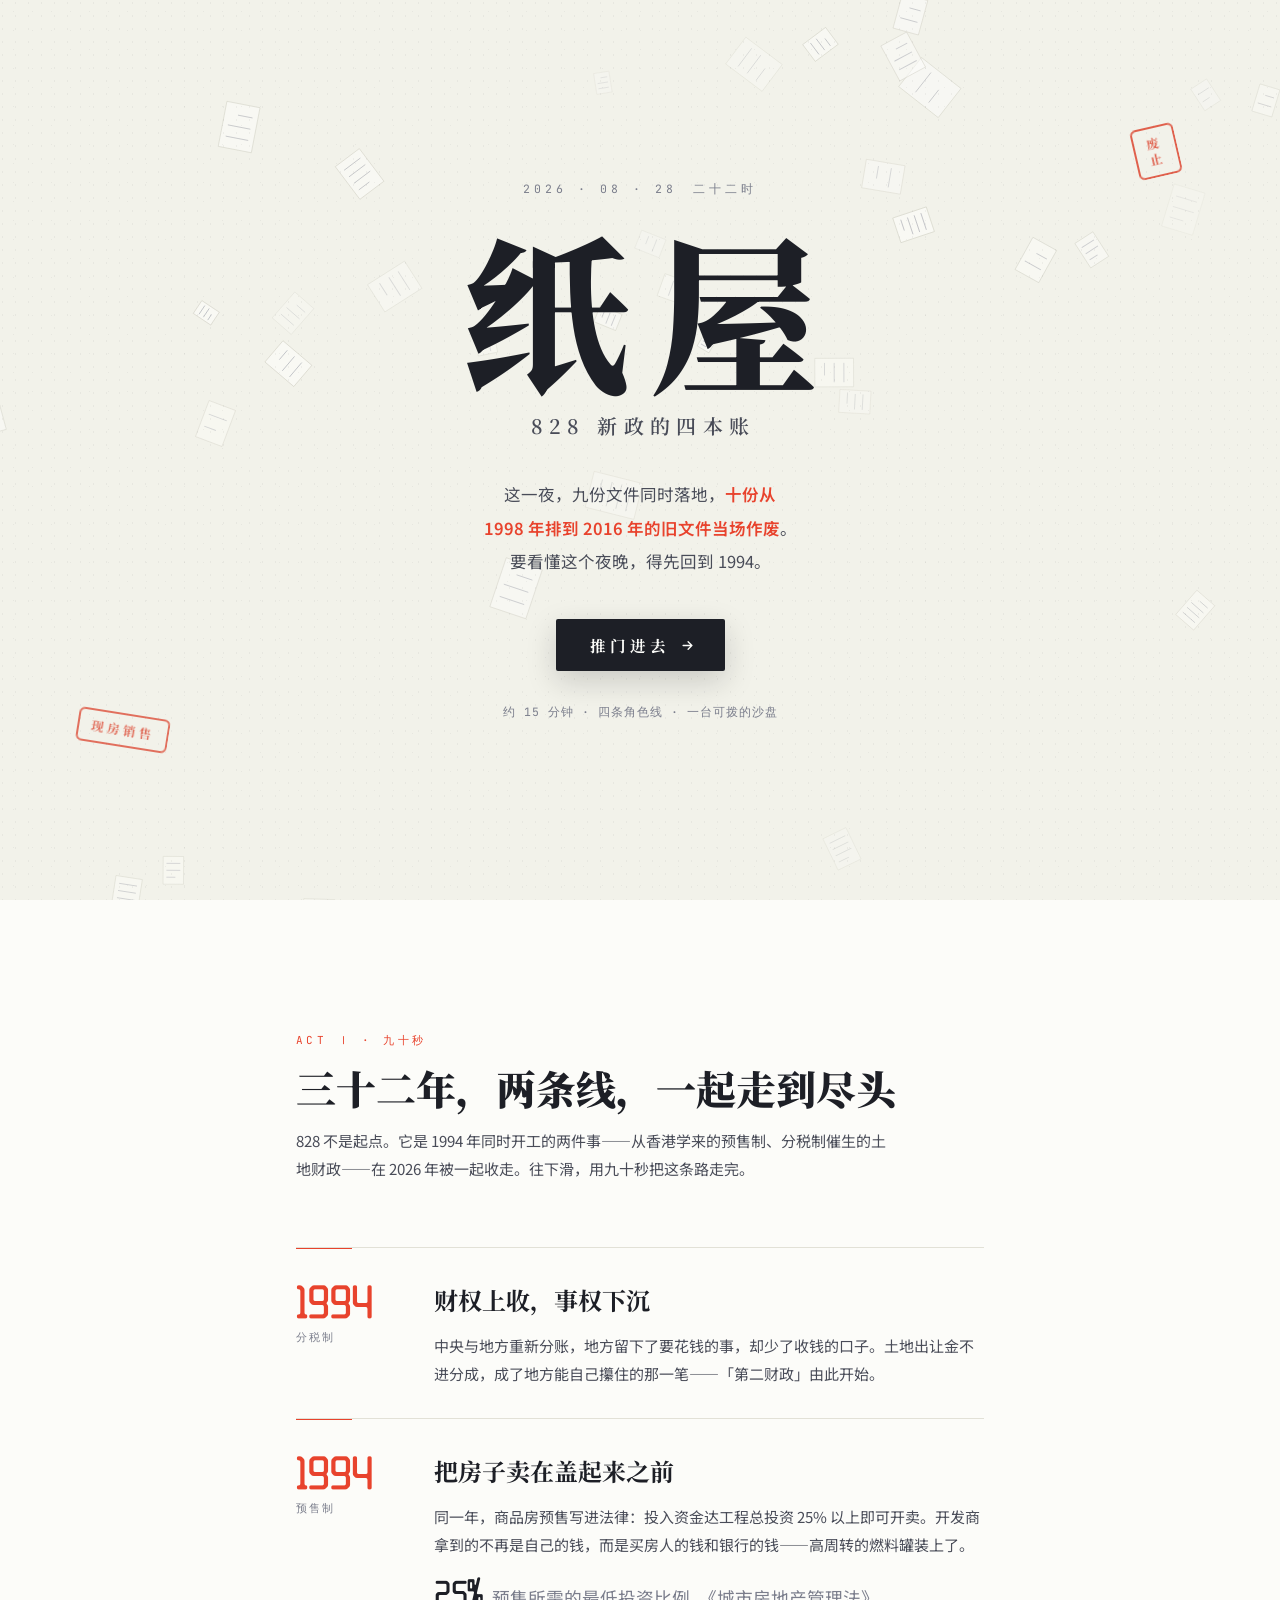
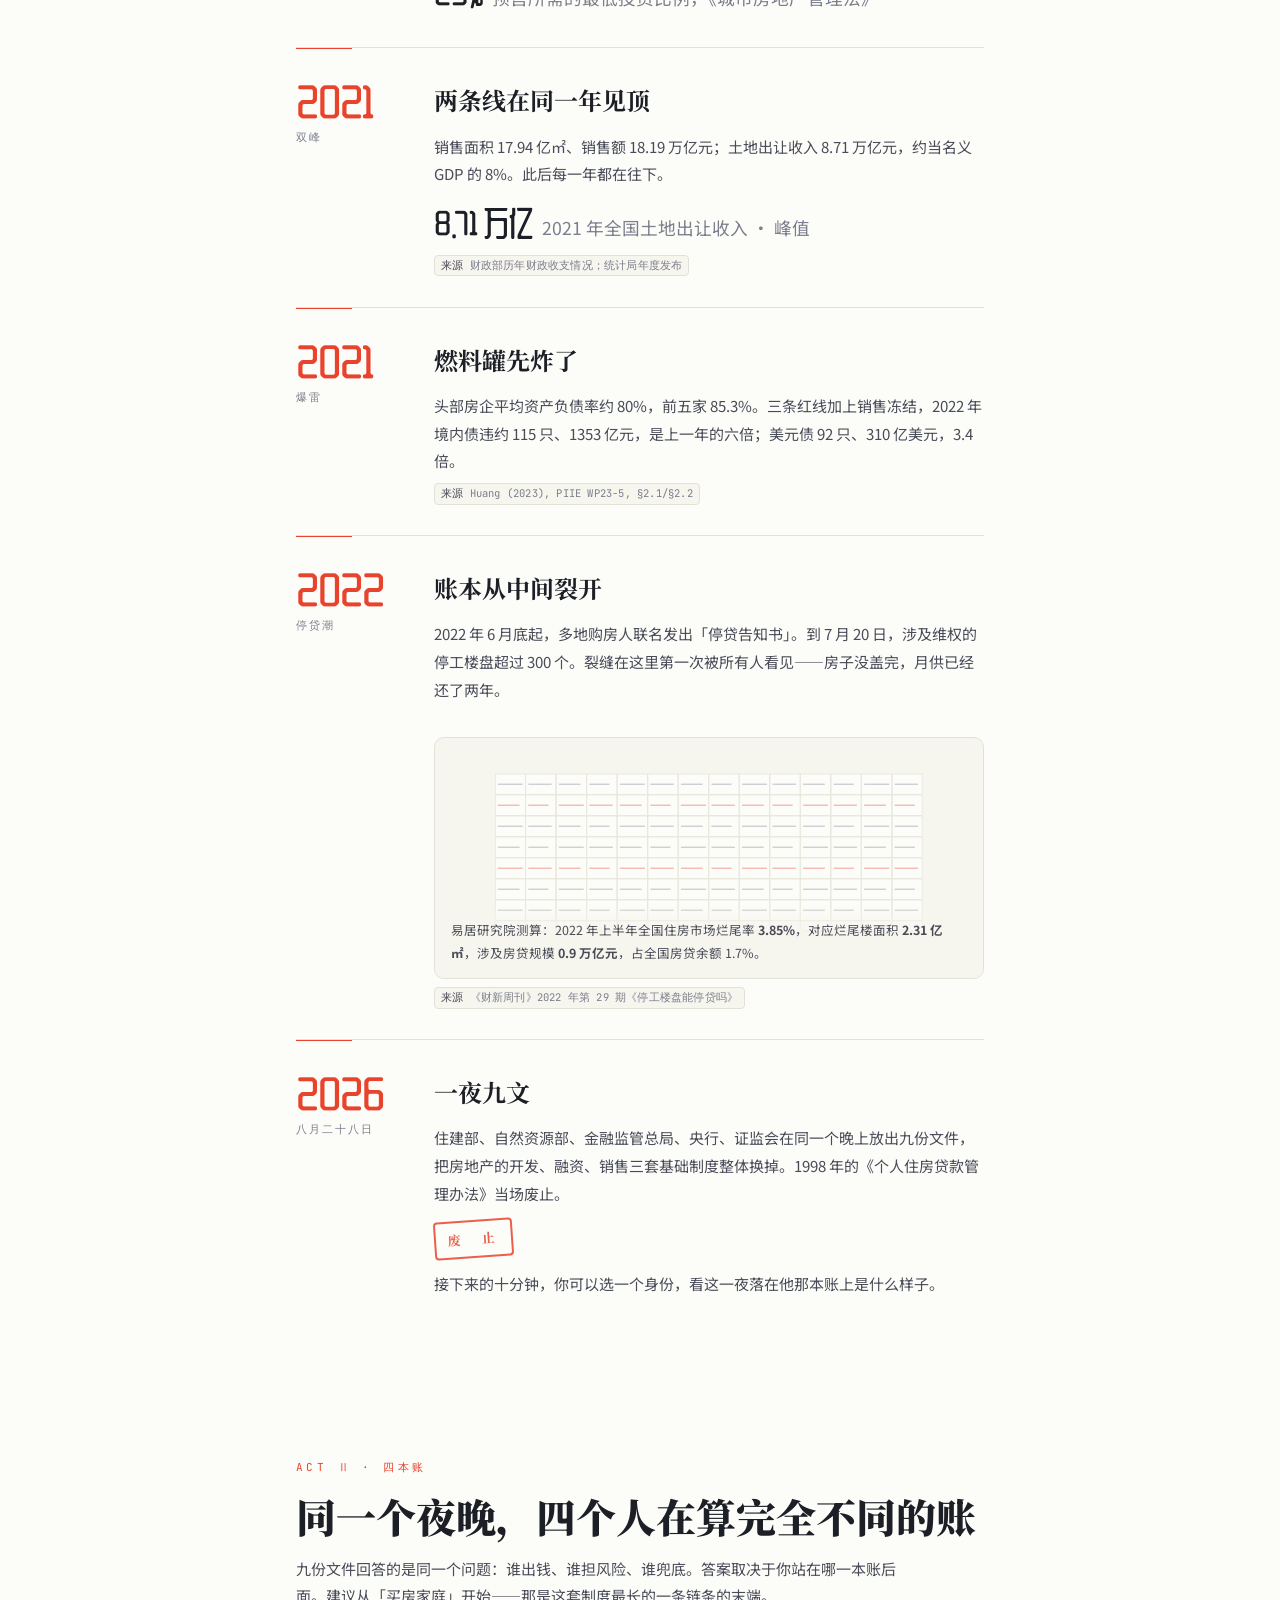
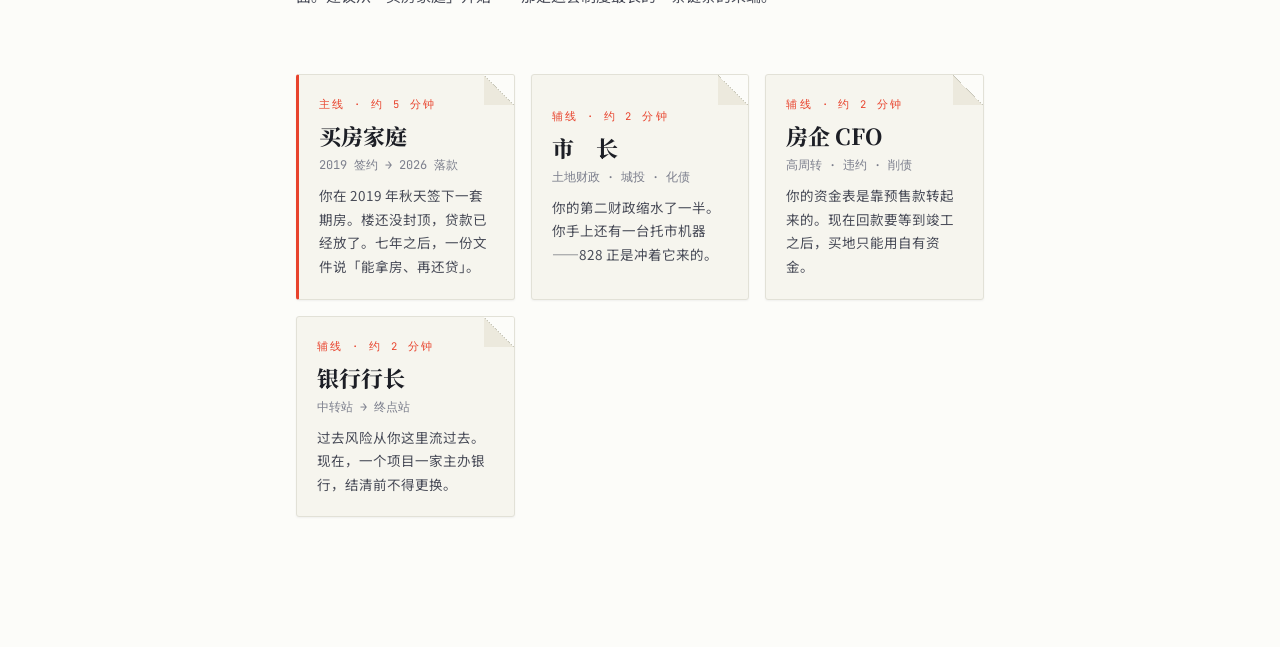
<file: site/x/index.html>
<!DOCTYPE html>
<html lang="zh-CN">
<head>
<meta charset="UTF-8">
<meta name="viewport" content="width=device-width, initial-scale=1.0">
<title>纸屋 · 828 新政的四本账</title>
<meta name="description" content="《住房政策观察》探索版：15 分钟走进账本宇宙，看懂 2026 年 8 月 28 日那一夜的九份文件，怎样改写家庭、房企、地方政府与银行的四本账。">
<script>
try { var t = localStorage.getItem('hpw-theme'); if (t === 'dark' || t === 'light') document.documentElement.setAttribute('data-theme', t); } catch (e) {}
</script>
<link rel="preconnect" href="https://fonts.googleapis.com">
<link rel="preconnect" href="https://fonts.gstatic.com" crossorigin>
<link rel="stylesheet" href="https://fonts.googleapis.com/css2?family=Noto+Serif+SC:wght@400;500;600;700;800;900&family=Noto+Sans+SC:wght@300;400;500;600;700&family=Spectral:ital,wght@0,400;0,500;1,400&family=JetBrains+Mono:wght@400;500&family=ZCOOL+QingKe+HuangYou&display=swap">
<link rel="stylesheet" href="paper.css">
</head>
<body class="grain">

<div class="rail" id="rail" aria-hidden="true"></div>
<div class="hud" id="hud">
  <div class="brand">纸屋<small>828 新政的四本账</small></div>
  <div class="sp"></div>
  <button id="restartBtn" type="button">换个身份</button>
  <a class="btn-mini" href="../index.html">完整报告</a>
  <button class="icon" id="themeBtn" type="button" aria-label="切换深浅色"></button>
</div>

<!-- ══════════════════ 第〇幕 · 封面 ══════════════════ -->
<section id="act0">
  <canvas id="rainCanvas" aria-hidden="true"></canvas>
  <div class="seal-stamp seal-1" aria-hidden="true">废<br>止</div>
  <div class="seal-stamp seal-2" aria-hidden="true">现房销售</div>
  <div class="cover">
    <div class="cover-date">2026 · 08 · 28　二十二时</div>
    <h1 aria-label="纸屋"><span class="zi">纸</span><span class="zi">屋</span></h1>
    <div class="sub">828 新政的四本账</div>
    <p class="lead">这一夜，九份文件同时落地，<em>十份从 1998 年排到 2016 年的旧文件当场作废</em>。<br>
      要看懂这个夜晚，得先回到 1994。</p>
    <button class="enter" id="enterBtn" type="button">
      推门进去
      <svg viewBox="0 0 24 24" fill="none" stroke="currentColor" stroke-width="2.2" stroke-linecap="round" stroke-linejoin="round"><path d="M5 12h14M13 6l6 6-6 6"/></svg>
    </button>
    <div class="cover-foot">约 15 分钟 · 四条角色线 · 一台可拨的沙盘</div>
  </div>
</section>

<!-- ══════════════════ 第一幕 · 90 秒快闪 ══════════════════ -->
<section class="act" id="act1">
  <div class="wrap">
    <div class="act-head">
      <div class="kicker">Act Ⅰ · 九十秒</div>
      <h2>三十二年，两条线，一起走到尽头</h2>
      <p>828 不是起点。它是 1994 年同时开工的两件事——从香港学来的预售制、分税制催生的土地财政——在 2026 年被一起收走。往下滑，用九十秒把这条路走完。</p>
    </div>

    <div class="beat"><div class="beat-year">1994<span>分税制</span></div><div>
      <h3>财权上收，事权下沉</h3>
      <p>中央与地方重新分账，地方留下了要花钱的事，却少了收钱的口子。土地出让金不进分成，成了地方能自己攥住的那一笔——「第二财政」由此开始。</p>
    </div></div>

    <div class="beat"><div class="beat-year">1994<span>预售制</span></div><div>
      <h3>把房子卖在盖起来之前</h3>
      <p>同一年，商品房预售写进法律：投入资金达工程总投资 25% 以上即可开卖。开发商拿到的不再是自己的钱，而是买房人的钱和银行的钱——高周转的燃料罐装上了。</p>
      <div class="big">25%<i>预售所需的最低投资比例，《城市房地产管理法》</i></div>
    </div></div>

    <div class="beat"><div class="beat-year">2021<span>双峰</span></div><div>
      <h3>两条线在同一年见顶</h3>
      <p>销售面积 17.94 亿㎡、销售额 18.19 万亿元；土地出让收入 8.71 万亿元，约当名义 GDP 的 8%。此后每一年都在往下。</p>
      <div class="big">8.71 万亿<i>2021 年全国土地出让收入 · 峰值</i></div>
      <div class="cite"><b>来源</b> 财政部历年财政收支情况；统计局年度发布</div>
    </div></div>

    <div class="beat"><div class="beat-year">2021<span>爆雷</span></div><div>
      <h3>燃料罐先炸了</h3>
      <p>头部房企平均资产负债率约 80%，前五家 85.3%。三条红线加上销售冻结，2022 年境内债违约 115 只、1353 亿元，是上一年的六倍；美元债 92 只、310 亿美元，3.4 倍。</p>
      <div class="cite"><b>来源</b> Huang (2023), PIIE WP23-5, §2.1/§2.2</div>
    </div></div>

    <div class="beat" id="beatStop"><div class="beat-year">2022<span>停贷潮</span></div><div>
      <h3>账本从中间裂开</h3>
      <p>2022 年 6 月底起，多地购房人联名发出「停贷告知书」。到 7 月 20 日，涉及维权的停工楼盘超过 300 个。裂缝在这里第一次被所有人看见——房子没盖完，月供已经还了两年。</p>
      <div class="shatter">
        <canvas id="shatterCanvas" aria-hidden="true"></canvas>
        <div class="shatter-cap">易居研究院测算：2022 年上半年全国住房市场烂尾率 <b>3.85%</b>，对应烂尾楼面积 <b>2.31 亿㎡</b>，涉及房贷规模 <b>0.9 万亿元</b>，占全国房贷余额 1.7%。</div>
      </div>
      <div class="cite"><b>来源</b> 《财新周刊》2022 年第 29 期《停工楼盘能停贷吗》</div>
    </div></div>

    <div class="beat"><div class="beat-year">2026<span>八月二十八日</span></div><div>
      <h3>一夜九文</h3>
      <p>住建部、自然资源部、金融监管总局、央行、证监会在同一个晚上放出九份文件，把房地产的开发、融资、销售三套基础制度整体换掉。1998 年的《个人住房贷款管理办法》当场废止。</p>
      <div class="abolish">废　止</div>
      <p>接下来的十分钟，你可以选一个身份，看这一夜落在他那本账上是什么样子。</p>
    </div></div>
  </div>
</section>

<!-- ══════════════════ 第二幕 · 选身份 ══════════════════ -->
<section class="act" id="act2" style="padding-top:0">
  <div class="wrap">
    <div class="act-head">
      <div class="kicker">Act Ⅱ · 四本账</div>
      <h2>同一个夜晚，四个人在算完全不同的账</h2>
      <p>九份文件回答的是同一个问题：谁出钱、谁担风险、谁兜底。答案取决于你站在哪一本账后面。建议从「买房家庭」开始——那是这套制度最长的一条链条的末端。</p>
    </div>
    <div class="roles" id="roles">
      <button class="role-card main" data-role="family" type="button">
        <div class="tag">主线 · 约 5 分钟</div>
        <h3>买房家庭</h3>
        <div class="meta">2019 签约 → 2026 落款</div>
        <p>你在 2019 年秋天签下一套期房。楼还没封顶，贷款已经放了。七年之后，一份文件说「能拿房、再还贷」。</p>
      </button>
      <button class="role-card" data-role="mayor" type="button">
        <div class="tag">辅线 · 约 2 分钟</div>
        <h3>市　长</h3>
        <div class="meta">土地财政 · 城投 · 化债</div>
        <p>你的第二财政缩水了一半。你手上还有一台托市机器——828 正是冲着它来的。</p>
      </button>
      <button class="role-card" data-role="cfo" type="button">
        <div class="tag">辅线 · 约 2 分钟</div>
        <h3>房企 CFO</h3>
        <div class="meta">高周转 · 违约 · 削债</div>
        <p>你的资金表是靠预售款转起来的。现在回款要等到竣工之后，买地只能用自有资金。</p>
      </button>
      <button class="role-card" data-role="banker" type="button">
        <div class="tag">辅线 · 约 2 分钟</div>
        <h3>银行行长</h3>
        <div class="meta">中转站 → 终点站</div>
        <p>过去风险从你这里流过去。现在，一个项目一家主办银行，结清前不得更换。</p>
      </button>
    </div>
  </div>
</section>

<!-- ══════════════════ 第三幕 · 角色线 ══════════════════ -->
<section class="act" id="act3">
  <div class="wrap">
    <div class="line-head">
      <div class="kicker" id="lineKicker">Act Ⅲ</div>
      <h2 id="lineTitle"></h2>
      <p class="who" id="lineWho"></p>
      <div class="line-prog" id="lineProg" aria-hidden="true"></div>
    </div>

    <!-- ─── 买房家庭线（主线，9 节点） ─── -->
    <div class="line" id="line-family" hidden>
      <div class="node"><div class="node-when">2019 · 秋 · 签约</div>
        <h3>你买下的是一张纸</h3>
        <p>售楼处的沙盘做得很好。合同上写着交付日期，写着容积率，写着幼儿园。你签字的时候，工地上只有一个基坑。你买的不是房子，是一张承诺在两年后变成房子的纸。</p>
        <p>首付掏空了两代人的存折，剩下的部分由银行接手，分三百六十期还完。</p>
        <div class="slip">
          <div class="slip-t">购房资金分录 · 合成案例</div>
          <div class="slip-row"><span>购房方式</span><b>期房预售</b></div>
          <div class="slip-row"><span>首付来源</span><b>自有 + 父母</b></div>
          <div class="slip-row"><span>贷款期限</span><b>30 年</b></div>
          <div class="slip-row"><span>合同交付</span><b class="red">2021 年 9 月</b></div>
        </div>
        <span class="synth">人物与家庭数字为合成案例</span>
        <div class="cite"><b>制度背景</b>《城市房地产管理法》预售条件：投入资金达工程总投资 25% 以上</div>
      </div>

      <div class="node"><div class="node-when">2019 · 冬 · 放款</div>
        <h3>楼没封顶，钱已经放了</h3>
        <p>按 2007 年央行与原银监会的规定，银行只能对<strong>主体结构已封顶</strong>的住房发放个人贷款。但这条规则在很多地方是纸面的。</p>
        <p>河南银保监局曾就工商银行郑州花园路支行 2018 年 2 月发放贷款、对应楼栋当年 6 月才封顶一事问责相关责任人。一名武汉房企人士说得更直白——楼盘未封顶即放贷是行业「默认的做法」。</p>
        <blockquote>当地银行均如此操作，并不影响贷款合同的执行。<cite>银行回复购房者投诉 · 《财新周刊》2022 年第 29 期</cite></blockquote>
      </div>

      <div class="node"><div class="node-when">2020 · 月供开始</div>
        <h3>还款日比交付日先到</h3>
        <p>房子还是一片工地，月供已经从工资卡里划走。这就是预售制最核心的那句设计：<strong>购房人的钱，为开发建设提供融资</strong>。你不是消费者，你是这个项目最没有议价能力的债权人——而且是没有抵押物的那种。</p>
      </div>

      <div class="node"><div class="node-when">2021 · 秋 · 逾期</div>
        <h3>合同上的那一天过去了</h3>
        <p>没有电话，没有短信。业主群里开始有人贴现场照片：塔吊停了，工人撤了，售楼处的沙盘还亮着灯。</p>
        <p>这一年，全国销售面积和土地出让收入双双见顶。你的楼盘在顶点的背面。</p>
      </div>

      <div class="node hot"><div class="node-when">2022 · 春 · 查账</div>
        <h3>钱没进它该进的账户</h3>
        <p>业主们开始自己查账。郑州融创中原大观，300 余名业主自查的结果是——</p>
        <div class="hit-num">59.5%<i>业主的实际贷款支付账户，与合同载明的监管账户不符</i></div>
        <p class="hit-cap">武汉、郑州此前的预售资金监管普遍宽松：只有首付款进监管账户，购房贷款由银行直接打入开发商的非监管账户。武汉绿地光谷星河绘的 7.6 亿元监管资金中，5.6 亿元已拨付给开发商，而 20 栋楼只有 2 栋结构封顶。</p>
        <div class="cite"><b>来源</b>《财新周刊》2022 年第 29 期《停工楼盘能停贷吗》</div>
      </div>

      <div class="node hot"><div class="node-when">2022 · 夏 · 停贷</div>
        <h3>一千零四十九个人的投票</h3>
        <p>2022 年 6 月底起，全国多地购房人联名向住建局、银保监局和贷款银行发出「停贷告知书」。到 7 月 20 日，涉及维权的停工楼盘超过 300 个。</p>
        <div class="slip">
          <div class="slip-t">名门翠园 · 2022-07-17 业主投票</div>
          <div class="slip-row"><span>原定交付</span><b class="red">2019 年 9 月</b></div>
          <div class="slip-row"><span>逾期</span><b class="red">近三年</b></div>
          <div class="slip-row"><span>参与投票</span><b>1049 人</b></div>
          <div class="slip-row"><span>已停贷</span><b class="red">167 人</b></div>
          <div class="slip-row"><span>称 8 月起停贷</span><b class="red">860 人</b></div>
        </div>
        <p>而在银行那一侧，这件事的规模是另一个数量级：截至 2022 年 7 月 14 日，16 家上市银行披露的涉保交楼风险逾期按揭贷款总额<strong>仅 25.294 亿元</strong>，同期全国个人住房贷款余额 38.32 万亿元——占比在 0.01% 以下，「总体风险可控」。</p>
        <p>同一件事，在两本账上是两个世界。</p>
        <div class="cite"><b>来源</b>《财新周刊》2022 年第 29 期；央行贷款投向报告</div>
      </div>

      <div class="node"><div class="node-when">2022 — 2025 · 保交楼</div>
        <h3>七百五十万套，和被展期的五年</h3>
        <p>国家机器转了过来。截至 2025 年 10 月，已售难交付住房实现交付 <strong>750 多万套</strong>；「白名单」项目贷款审批金额超过 <strong>7 万亿元</strong>，支持住房建设交付近 2000 万套。2026 年 3 月，住建部宣布「十四五」保交楼、保交房任务全面完成。</p>
        <p>但同年 1 月的另一条监管调整没有上头条：白名单项目贷款<strong>可展期 5 年</strong>。项目层面的现金流风险没有出清，只是被时间换了空间。</p>
        <div class="cite"><b>来源</b> 住建部、金融监管总局通报（21 经济网、腾讯新闻转引）</div>
      </div>

      <div class="node hot"><div class="node-when">2026 · 08 · 28 · 落款</div>
        <h3>「能拿房、再还贷」</h3>
        <p>七年之后，这句话被写进了一份部门规章。它是这套文件里最接近道歉的表述。</p>
        <div class="slip">
          <div class="slip-t">《个人住房贷款管理办法（试行）》 第二十二条</div>
          <div class="slip-row"><span>买现房</span><b class="good">销售备案后放款</b></div>
          <div class="slip-row"><span>买预售房</span><b class="good">竣工备案后放款</b></div>
          <div class="slip-row"><span>原规则</span><b>主体结构封顶时放款</b></div>
          <div class="slip-row"><span>支付方式</span><b>受托支付至监管账户</b></div>
        </div>
        <p>与之配套的还有两条：贷款期限最长从 30 年延到 <strong>40 年</strong>，月所有债务支出与收入比上限从 2004 年定的 55% 提到 <strong>60%</strong>。一条降月供，一条推迟风险敞口开始的时点。</p>
        <div class="cite"><b>出处</b>《个人住房贷款管理办法（试行）》第十三条、第十条、第二十二条</div>
        <div class="cite"><b>并同时</b> 废止 1998 年《个人住房贷款管理办法》</div>
      </div>

      <div class="node"><div class="node-when">尾声</div>
        <h3>但是</h3>
        <p>新政保护的是<strong>未来</strong>的购房者。放款时点后移、资金全额入监管账户、现房销售「所见即所得」——这些条款对 2027 年才签约的人是真实的。</p>
        <p>对 2019 年签约、2022 年停贷、至今还在还一套没交付的房子的月供的那批人，九份文件里，一个字也没有提。</p>
        <p>制度可以重新分配风险。已经发生的损失，不能。</p>
      </div>
    </div>

    <!-- ─── 市长线 ─── -->
    <div class="line" id="line-mayor" hidden>
      <div class="node"><div class="node-when">1994 · 开局</div>
        <h3>你手上只剩一块地</h3>
        <p>分税制之后，财权上收、事权下沉。你要办教育、办医院、修路、发工资，而能自己攥住不用分成的大宗收入，是土地出让金。</p>
        <p>三十年里，这块地不只是收入，还是抵押品。它注入城投，城投拿它去借钱，借来的钱修基础设施，设施抬高地价，地价再抬高抵押品估值——这台机器只要地价在涨，就一直能转。</p>
        <div class="cite"><b>机制</b> Li &amp; Kohl (2026) §2.2「pseudo-collateral」循环</div>
      </div>

      <div class="node hot"><div class="node-when">2021 → 2026 · 坍塌</div>
        <h3>第二财政蒸发了四万六千亿</h3>
        <div class="hit-num">−52.3%<i>2025 年土地出让收入较 2021 年峰值的降幅</i></div>
        <div class="slip">
          <div class="slip-t">国有土地使用权出让收入 · 财政部口径</div>
          <div class="slip-row"><span>2021（峰值）</span><b>87,051 亿元</b></div>
          <div class="slip-row"><span>2023</span><b>57,996 亿元</b></div>
          <div class="slip-row"><span>2025</span><b class="red">41,518 亿元</b></div>
          <div class="slip-row"><span>2026 上半年同比</span><b class="red">−31.5%</b></div>
          <div class="slip-row"><span>2025 依存度</span><b>78.9%</b></div>
        </div>
        <p>连续四年两位数下滑，2026 年上半年降幅重新扩大到三成——不是企稳，是加速。而政府性基金预算里，仍有近八成靠它。</p>
        <div class="cite"><b>来源</b> 财政部国库司 2026-07-22、2026-01-30 发布</div>
      </div>

      <div class="node hot"><div class="node-when">2020 — 2022 · 托市</div>
        <h3>于是你启动了那台机器</h3>
        <p>抵押品不能跌。地价一跌，城投的债就展不了期。所以在成交量崩塌的那三年里，你做了一件反常识的事——让城投自己下场买地，把价格托住。</p>
        <div class="slip">
          <div class="slip-t">量价背离 · Chang, Wang &amp; Xiong (RFS 2026)</div>
          <div class="slip-row"><span>2022 土地成交面积（vs 2019）</span><b class="red">−43.1%</b></div>
          <div class="slip-row"><span>同期地价</span><b class="good">+11.0%</b></div>
          <div class="slip-row"><span>城投购地占比 2019</span><b>14.1%</b></div>
          <div class="slip-row"><span>城投购地占比 2022</span><b class="red">31.8%</b></div>
          <div class="slip-row"><span>城投出价 2019</span><b>低于市场 9.0%</b></div>
          <div class="slip-row"><span>城投出价 2022</span><b class="red">高出市场 11.7%</b></div>
        </div>
        <p>代价是有人替你付的：城投债务每高一个标准差，当地开发商的销售额外少 <strong>10.33%</strong>。你保住了账面，开发商替你承担了现金流。</p>
        <div class="cite"><b>来源</b> Chang, Wang &amp; Xiong, <i>Price and Volume Divergence in China's Real Estate Markets</i>, RFS 2026 / NBER w34303, Tables 5/7/8/11/13</div>
      </div>

      <div class="node"><div class="node-when">压力表</div>
        <h3>有些地方的表已经打到红区</h3>
        <p>重庆、天津、赣州、镇江——这几个样本的城投债务达到财政收入的 <strong>785%—990%</strong>，利息一项就吃掉一般公共预算收入的 <strong>39%—49%</strong>。全国口径下，城投债务规模超过 GDP 的 50%，综合收入仅勉强够付利息。</p>
        <div class="cite"><b>来源</b> CWX 2026, Appendix Table IA2；Rogoff &amp; Yang (2024) §I</div>
      </div>

      <div class="node hot"><div class="node-when">2026 · 08 · 28 · 拆机器</div>
        <h3>两句话，拆掉了托市的燃料线</h3>
        <blockquote>银行业金融机构不得发放用于缴交土地出让价款及相关税费的贷款。<cite>中国人民银行 171 号文《关于改革完善房地产信贷管理的意见》第五条</cite></blockquote>
        <blockquote>房地产开发企业须用自有资金购地。<cite>建房规〔2026〕3 号《关于完善商品住房销售制度的通知》 三（一）</cite></blockquote>
        <p>「以地抵押 → 借款 → 买地 → 再抵押」的循环，在缴款这一环被掐断。推论很直接：地价失去城投与行政的托举之后，此前被拖住的价格调整会集中显性化——<strong>量价背离切换为价跌量现</strong>。抵押品先重估，再融资随后收缩。</p>
        <p>方向上文献是一致的：这是在拆病根。警告全部集中在过渡期的量级与节奏——化债置换是否按城投暴露定向分配、一般债与转移支付能否补位、地方支出效率跟不跟得上。</p>
        <div class="cite"><b>来源</b> 见专题《地方债务：七篇文献》· 对 828 的含义</div>
      </div>
    </div>

    <!-- ─── 房企 CFO 线 ─── -->
    <div class="line" id="line-cfo" hidden>
      <div class="node"><div class="node-when">旧模式</div>
        <h3>你的资金表靠别人的钱转</h3>
        <p>高周转的算法很简单：拿地用贷款，开工到封顶用预售款，回款再去拿下一块地。自有资金在这条链上只是一个启动扭矩。</p>
        <div class="hit-num">85.3%<i>2020 年末头部五家房企平均资产负债率（行业平均约 80%）</i></div>
        <div class="cite"><b>来源</b> Huang (2023), PIIE WP23-5, §2.1</div>
      </div>

      <div class="node hot"><div class="node-when">2022 · 断裂</div>
        <h3>燃料断供的那一年</h3>
        <div class="slip">
          <div class="slip-t">2022 年违约</div>
          <div class="slip-row"><span>境内债违约</span><b class="red">115 只 / 1,353 亿元</b></div>
          <div class="slip-row"><span>较上年</span><b class="red">6 倍</b></div>
          <div class="slip-row"><span>美元债违约</span><b class="red">92 只 / 310 亿美元</b></div>
          <div class="slip-row"><span>较上年</span><b class="red">3.4 倍</b></div>
        </div>
        <div class="cite"><b>来源</b> Huang (2023), §2.2</div>
      </div>

      <div class="node"><div class="node-when">2025 · 清算桌</div>
        <h3>削债 40% 到 70%</h3>
        <p>截至 2025 年末，累计出险房企 <strong>74 家</strong>，涉及债券 466 只，违约规模超 <strong>4,500 亿元</strong>。首次出险的类型里，实质性违约 18 家、展期或债务重组 51 家。</p>
        <p>到 2025 年 10 月，约 21 家出险房企的重组方案获批或完成，累计化债约 1.2 万亿元，涉及有息负债近 2 万亿元——削债比例普遍在 <strong>40% 到 70%</strong> 之间。「展期换时间」的阶段结束了，进入真正的实质重组。</p>
        <div class="cite"><b>来源</b> 金杜《2025 年度债务重组市场观察：房地产篇》；方达《破产年度观察（2025）》</div>
      </div>

      <div class="node"><div class="node-when">2026 · 土地市场</div>
        <h3>你所在的那个物种，已经退场</h3>
        <div class="slip">
          <div class="slip-t">2026 上半年百强拿地 · 中指研究院</div>
          <div class="slip-row"><span>拿地总额</span><b>3,360 亿元 <span style="font-size:12px">（−33.7%）</span></b></div>
          <div class="slip-row"><span>央国企合计占比</span><b class="blue">85.1%</b></div>
          <div class="slip-row"><span>民企占比</span><b class="red">13%（−48%）</b></div>
        </div>
        <p>「开发商」这个词在 2026 年已经指不了单一物种：央企在核心城市高溢价抢地，民企作为一个群体退出土地市场，城投托底拿地却不盖房，出险房企在重组桌上，少数运营商在 REITs 通道里排队。同一套新政落在五种企业身上，是五份不同的判决书。</p>
      </div>

      <div class="node hot"><div class="node-when">2026 · 08 · 28 · 新账本</div>
        <h3>回款推到竣工之后，买地只能用自己的钱</h3>
        <div class="slip">
          <div class="slip-t">新规则对你的资金表做了什么</div>
          <div class="slip-row"><span>预售条件</span><b class="red">主体结构封顶</b></div>
          <div class="slip-row"><span>购房资金</span><b class="red">首付 + 个贷全额入监管账户</b></div>
          <div class="slip-row"><span>个贷放款</span><b class="red">竣工备案后</b></div>
          <div class="slip-row"><span>购地资金</span><b class="red">须自有资金</b></div>
          <div class="slip-row"><span>开发贷 · 预售项目</span><b>原则 ≤3 年，最长 5 年</b></div>
          <div class="slip-row"><span>开发贷 · 现售项目</span><b class="good">原则 ≤5 年，最长 7 年</b></div>
        </div>
        <p>补偿是有的：现售项目贷款期限拉长到七年，就是为了匹配被拉长的销售周期；主办银行制让开发贷成为项目的主要融资渠道。但补偿的前提是你借得到。</p>
        <blockquote>短期房企资金进一步承压，高融资成本的房企就彻底「没戏了」。<cite>华东区域房企人士 · 第一财经 2026-08-28</cite></blockquote>
        <blockquote>开发企业应摆脱过去过度负债、快速扩张的高风险旧模式，通过滚动开发等方式降低资金成本与投资风险。<cite>浦湛，住房和城乡建设部政策研究中心副主任 · 财新 2026-08-28</cite></blockquote>
        <div class="cite"><b>出处</b> 建房规〔2026〕3 号；《商品住房开发贷款管理办法（试行）》；171 号文第五条</div>
      </div>
    </div>

    <!-- ─── 银行行长线 ─── -->
    <div class="line" id="line-banker" hidden>
      <div class="node"><div class="node-when">旧角色</div>
        <h3>你是中转站，不是终点站</h3>
        <p>钱从储户来，经你手放给购房人，再流向开发商。风险在这条链上流过去，最终落在买房的家庭身上。2007 年的规定要求你只对封顶住房放款，但那条线在很多地方是软的。</p>
        <blockquote>2021 年上半年要求降低房地产贷款增速，到下半年就开始督办我们保交楼。<cite>东北某分行人士 · 《财新周刊》2022 年第 29 期</cite></blockquote>
      </div>

      <div class="node hot"><div class="node-when">2026 · 资产端</div>
        <h3>三张表同时在缩</h3>
        <div class="slip">
          <div class="slip-t">2026 年二季度末 · 央行贷款投向统计</div>
          <div class="slip-row"><span>个人住房贷款余额</span><b class="red">36.29 万亿（−3.8%）</b></div>
          <div class="slip-row"><span>上半年净减少</span><b class="red">7,163 亿元</b></div>
          <div class="slip-row"><span>2025 全年净减少</span><b>6,768 亿元</b></div>
          <div class="slip-row"><span>房地产开发贷</span><b class="red">12.65 万亿（−8.5%）</b></div>
          <div class="slip-row"><span>房地产贷款合计</span><b class="red">50.74 万亿（−4.9%）</b></div>
        </div>
        <p>今年<strong>半年</strong>减少的房贷，已经超过去年<strong>全年</strong>。居民部门连续 13 个季度贷款负增长，杠杆率从峰值回落约 6 个百分点到 57.7%。你面对的不是「被压抑的加杠杆意愿」，是资产负债表收缩。</p>
        <div class="cite"><b>来源</b> 央行 2026 年二季度贷款投向报告；NIFD 2026Q2 宏观杠杆率报告</div>
      </div>

      <div class="node"><div class="node-when">价格工具</div>
        <h3>利率已经没有下调的空间了</h3>
        <div class="hit-num">3.06%<i>2026 年一季度新发放个人住房贷款加权平均利率 · 有统计以来最低</i></div>
        <p class="hit-cap">较 2021 年高点累计下降约 245 个基点，并已横盘约一年。历史最高是 2011 年 12 月的 7.62%。价格工具用尽——这正是 828 转向其他工具箱的直接背景。</p>
        <div class="cite"><b>来源</b> 央行《2026 年第二季度中国货币政策执行报告》</div>
      </div>

      <div class="node hot"><div class="node-when">2026 · 08 · 28 · 新角色</div>
        <h3>一个项目，一家主办银行，结清前不得更换</h3>
        <div class="slip">
          <div class="slip-t">《商品住房开发贷款管理办法（试行）》</div>
          <div class="slip-row"><span>第四条</span><b>主办银行模式</b></div>
          <div class="slip-row"><span>第七条</span><b>一个项目仅一家主办银行</b></div>
          <div class="slip-row"><span>第八条</span><b>项目全部资金纳入资金账户</b></div>
          <div class="slip-row"><span>第八条</span><b>结清前原则上不得变更</b></div>
          <div class="slip-row"><span>第六条（五）</span><b>单独建账、封闭管理、不得混同</b></div>
        </div>
        <p>这套机制不是新发明的。它首见于 2024 年住建部与金融监管总局的「白名单」——为保交房精准支持项目融资的应急安排：单独建账、指定一家主办银行、防止多家银行同时抽贷。828 把应急机制改成了常态制度。</p>
        <p>同时，个贷放款推迟到竣工备案后，期限最长拉到 40 年。你的久期在变长，你的敞口开始得更晚，而你对单一项目的绑定变得不可解除。</p>
        <div class="cite"><b>制度渊源</b> 2024 年城市房地产融资协调机制「白名单」（金融监管总局答记者问）</div>
      </div>

      <div class="node"><div class="node-when">终点站</div>
        <h3>每一条保护购房者的条款，另一端都拴着你</h3>
        <p>按揭晚放两年、开发贷拉长到七年、单项目绑定单一银行——新政把银行从风险传递链的中转站，改造成了风险的终点站。</p>
        <p>而这发生在房地产贷款全面负增长、息差处于历史最低的时刻。文件假设银行愿意接。这个假设本身，就是整套制度最大的执行悬念。</p>
      </div>
    </div>

    <div class="line-end" id="lineEnd">
      <h3 id="endTitle">这条线走完了</h3>
      <p id="endDesc"></p>
      <div class="btn-row">
        <button class="btn" id="toSandbox" type="button">解锁资金流沙盘</button>
        <button class="btn ghost" id="backRoles" type="button">换一个身份</button>
      </div>
    </div>
  </div>
</section>

<!-- ══════════════════ 第四幕 · 资金流沙盘 ══════════════════ -->
<section id="act4">
 <div class="stage" id="stage">
  <div class="wrap wrap-wide">
    <div class="stage-head">
      <div class="kicker">Act Ⅳ · 沙盘</div>
      <h2>五个开关，四本账</h2>
      <p>纸和墨到这里为止。下面是一台装置：828 的五个真实抓手做成五个开关，管道里流的是购房款、信贷和土地金。随便拨——包括只拨一个，看看会发生什么。方向与量级锚定研究结论，每个开关都注明了出处；这里<strong>不做时间推演</strong>，因为那种精确是假的。</p>
    </div>

    <div class="rig">
     <div class="rig-inner">
      <svg viewBox="0 0 800 470" role="img" aria-label="资金流管道示意：银行、家庭、项目公司、地方政府、城投平台之间的资金管道">
        <!-- 管道（玻璃底 + 流量层） -->
        <g id="pipes" fill="none">
          <path id="p1" class="pipe pipe-glass" d="M220,379 C280,379 290,300 330,250" stroke-width="16"/>
          <path id="p2" class="pipe pipe-glass" d="M220,69 C280,69 290,110 330,150" stroke-width="16"/>
          <path id="p3" class="pipe pipe-glass" d="M140,98 L140,350" stroke-width="16"/>
          <path id="p4" class="pipe pipe-glass" d="M470,160 C520,140 550,100 600,69" stroke-width="16"/>
          <path id="p5" class="pipe pipe-glass" d="M200,98 C200,300 200,435 340,435 L640,435 C690,435 690,420 690,388" stroke-width="16"/>
          <path id="p6" class="pipe pipe-glass" d="M690,330 L690,98" stroke-width="16"/>
          <!-- 流量层：JS 控制 stroke-width / opacity -->
          <path id="f1" class="pipe flow" d="M220,379 C280,379 290,300 330,250" stroke="var(--fluid-money)" stroke-width="9" opacity=".55"/>
          <path id="f2" class="pipe flow" d="M220,69 C280,69 290,110 330,150" stroke="var(--fluid-credit)" stroke-width="9" opacity=".55"/>
          <path id="f3" class="pipe flow" d="M140,98 L140,350" stroke="var(--fluid-credit)" stroke-width="9" opacity=".55"/>
          <path id="f4" class="pipe flow" d="M470,160 C520,140 550,100 600,69" stroke="var(--fluid-land)" stroke-width="9" opacity=".55"/>
          <path id="f5" class="pipe flow" d="M200,98 C200,300 200,435 340,435 L640,435 C690,435 690,420 690,388" stroke="var(--fluid-credit)" stroke-width="9" opacity=".55"/>
          <path id="f6" class="pipe flow" d="M690,330 L690,98" stroke="var(--fluid-land)" stroke-width="9" opacity=".55"/>
        </g>

        <!-- 节点 -->
        <g class="node-box"><rect x="60" y="40" width="160" height="58" rx="4"/>
          <text class="nm" x="140" y="66" text-anchor="middle">银　行</text>
          <text class="sm" x="140" y="84" text-anchor="middle">BANK</text></g>
        <g class="node-box"><rect x="60" y="350" width="160" height="58" rx="4"/>
          <text class="nm" x="140" y="376" text-anchor="middle">买房家庭</text>
          <text class="sm" x="140" y="394" text-anchor="middle">HOUSEHOLD</text></g>
        <g class="node-box"><rect x="600" y="40" width="160" height="58" rx="4"/>
          <text class="nm" x="680" y="66" text-anchor="middle">地方政府</text>
          <text class="sm" x="680" y="84" text-anchor="middle">LOCAL GOV</text></g>
        <g class="node-box"><rect x="600" y="330" width="160" height="58" rx="4"/>
          <text class="nm" x="680" y="356" text-anchor="middle">城投平台</text>
          <text class="sm" x="680" y="374" text-anchor="middle">LGFV</text></g>

        <!-- 中心：资产负债表折成的纸屋 -->
        <g class="house-fold" id="houseFold">
          <path d="M330,190 L400,132 L470,190 Z" fill="var(--paper-panel)" stroke="var(--glass-line)" stroke-width="1.4"/>
          <path d="M400,132 L400,190" stroke="var(--fold)" stroke-width="1"/>
          <rect x="342" y="190" width="116" height="72" fill="var(--paper)" stroke="var(--glass-line)" stroke-width="1.4"/>
          <path d="M342,214 H458 M342,238 H458" stroke="var(--fold)" stroke-width="1"/>
          <rect x="386" y="226" width="28" height="36" fill="var(--paper-panel)" stroke="var(--glass-line)" stroke-width="1"/>
          <text class="nm" x="400" y="292" text-anchor="middle" style="font-size:21px">项目公司</text>
          <text class="sm" x="400" y="309" text-anchor="middle">SPV · 单独建账</text>
        </g>

        <!-- 管道标签 -->
        <text class="pipe-label" x="252" y="330" text-anchor="middle">购房款</text>
        <text class="pipe-label" x="252" y="112" text-anchor="middle">开发贷</text>
        <text class="pipe-label" x="152" y="230">个人房贷</text>
        <text class="pipe-label" x="548" y="108" text-anchor="middle">土地出让价款</text>
        <text class="pipe-label" x="430" y="455" text-anchor="middle">城投融资（贷款 / 土地抵押）</text>
        <text class="pipe-label" x="700" y="220">城投购地</text>
        <text class="sm" x="400" y="30" text-anchor="middle" style="font-family:var(--mono);font-size:14px;fill:var(--ink-3);letter-spacing:3px">资金流沙盘 · FUND FLOW RIG</text>
        <path d="M60,20 L740,20" stroke="var(--glass-line)" stroke-width=".6" opacity=".4"/>
      </svg>
      <canvas id="fluidCanvas" aria-hidden="true"></canvas>
     </div>
    </div>
    <div class="rig-hint">← 左右滑动看完整管道 →</div>

    <div class="switches" id="switches">
      <button class="sw" data-sw="s1" type="button">
        <div class="sw-top"><span class="sw-knob"></span><span class="sw-no">①</span><span class="sw-name">现房销售 · 预售须封顶</span></div>
        <div class="sw-src">建房规〔2026〕3 号 一（一）：预售须单体建筑主体结构封顶；二（一）：新出让土地项目优先现房销售</div>
      </button>
      <button class="sw" data-sw="s2" type="button">
        <div class="sw-top"><span class="sw-knob"></span><span class="sw-no">②</span><span class="sw-name">禁止贷款缴地价</span></div>
        <div class="sw-src">央行 171 号文第五条：不得发放用于缴交土地出让价款及相关税费的贷款；建房规〔2026〕3 号 三（一）：须用自有资金购地</div>
      </button>
      <button class="sw" data-sw="s3" type="button">
        <div class="sw-top"><span class="sw-knob"></span><span class="sw-no">③</span><span class="sw-name">主办银行 · 资金封闭</span></div>
        <div class="sw-src">《商品住房开发贷款管理办法（试行）》第四条、第七条、第八条；第六条（五）项目单独建账、资金封闭管理、不得混同</div>
      </button>
      <button class="sw" data-sw="s4" type="button">
        <div class="sw-top"><span class="sw-knob"></span><span class="sw-no">④</span><span class="sw-name">个贷竣工备案后放款</span></div>
        <div class="sw-src">《个人住房贷款管理办法（试行）》第二十二条：现房销售备案后放款、预售竣工备案后放款，受托支付至监管账户</div>
      </button>
      <button class="sw" data-sw="s5" type="button">
        <div class="sw-top"><span class="sw-knob"></span><span class="sw-no">⑤</span><span class="sw-name">40 年期限 · 偿债比 60%</span></div>
        <div class="sw-src">《个人住房贷款管理办法（试行）》第十三条：期限最长 40 年；第十条：月房贷／收入 ≤50%、月所有债务／收入 ≤60%</div>
      </button>
    </div>

    <div class="preset-row">
      <span>试试</span>
      <button class="preset" data-preset="none" type="button">全关（828 之前）</button>
      <button class="preset" data-preset="s2" type="button">只开 ②</button>
      <button class="preset" data-preset="s1s4" type="button">只开 ① + ④</button>
      <button class="preset" data-preset="all" type="button">全开（828 之后）</button>
    </div>

    <div class="books" id="books">
      <div class="book" style="--c:var(--seal)" data-book="family">
        <h4>买房家庭</h4><div class="sub">HOUSEHOLD</div>
        <div class="metric"><span class="k">交付风险</span><span class="v" data-m="deliver"></span></div>
        <div class="metric"><span class="k">月供压力</span><span class="v" data-m="pay"></span></div>
        <div class="metric"><span class="k">可贷额度</span><span class="v" data-m="quota"></span></div>
        <div class="book-note" data-note></div>
      </div>
      <div class="book" style="--c:var(--tag-gold)" data-book="cfo">
        <h4>房　企</h4><div class="sub">DEVELOPER</div>
        <div class="metric"><span class="k">回款时点</span><span class="v" data-m="cash"></span></div>
        <div class="metric"><span class="k">拿地杠杆</span><span class="v" data-m="lev"></span></div>
        <div class="metric"><span class="k">融资久期</span><span class="v" data-m="dur"></span></div>
        <div class="book-note" data-note></div>
      </div>
      <div class="book" style="--c:var(--tag-blue)" data-book="mayor">
        <h4>地方政府</h4><div class="sub">LOCAL GOV</div>
        <div class="metric"><span class="k">土地收入预期</span><span class="v" data-m="land"></span></div>
        <div class="metric"><span class="k">城投融资管道</span><span class="v" data-m="lgfv"></span></div>
        <div class="metric"><span class="k">抵押品估值</span><span class="v" data-m="coll"></span></div>
        <div class="book-note" data-note></div>
      </div>
      <div class="book" style="--c:var(--good)" data-book="banker">
        <h4>银　行</h4><div class="sub">BANK</div>
        <div class="metric"><span class="k">单项目集中度</span><span class="v" data-m="conc"></span></div>
        <div class="metric"><span class="k">贷款久期</span><span class="v" data-m="tenor"></span></div>
        <div class="metric"><span class="k">敞口开始时点</span><span class="v" data-m="expo"></span></div>
        <div class="book-note" data-note></div>
      </div>
    </div>

    <div class="margin-note" id="marginNote"></div>
  </div>
 </div>
</section>

<!-- ══════════════════ 第五幕 · 结尾 ══════════════════ -->
<section class="act" id="act5">
  <div class="wrap">
    <div class="act-head">
      <div class="kicker">Act Ⅴ · 出口</div>
      <h2>你现在应该能向朋友复述这件事了</h2>
      <p>828 是在拆一台运转了三十年的机器：预售制让买房人替开发商融资，土地财政让地价替地方政府背书，两者靠一条信贷链条焊在一起。九份文件把这条链条从三个地方剪断，然后把风险沿着原路推回给出借方。方向上没有争议，争议全在过渡期的量级和节奏。</p>
    </div>

    <div class="btn-row" style="justify-content:flex-start;margin-bottom:8px">
      <button class="btn ghost" id="againBtn" type="button">换个身份重走一遍</button>
      <button class="btn ghost" id="rigBtn" type="button">回到沙盘</button>
    </div>

    <h3 style="font-family:var(--serif);font-size:20px;font-weight:800;margin:44px 0 4px">四条线，各自对应报告的哪一章</h3>
    <div class="links">
      <a class="link-card" href="../index.html#c6"><div class="t">买房家庭 →</div><h4>第六章 · 买房的人</h4><p>三十年信任的重建与代价：新政保护了谁，又对谁只字未提。</p></a>
      <a class="link-card" href="../index.html#c4"><div class="t">市　长 →</div><h4>第四章 · 地方政府</h4><p>发动机熄火之后：土地财政坍塌与化债、保交楼、发工资的三重挤压。</p></a>
      <a class="link-card" href="../index.html#c5"><div class="t">房企 CFO →</div><h4>第五章 · 开发商</h4><p>五种命运：央企、民企、城投、出险房企与运营商拿到的是五份判决书。</p></a>
      <a class="link-card" href="../index.html#c8"><div class="t">银行行长 →</div><h4>第八章 · 银行</h4><p>最后的承接者：文件假设银行愿意接，这个假设是最大的执行悬念。</p></a>
    </div>

    <h3 style="font-family:var(--serif);font-size:20px;font-weight:800;margin:44px 0 4px">继续读下去</h3>
    <div class="links">
      <a class="link-card" href="../index.html"><div class="t">主报告</div><h4>风险重估：828 房地产新政研究</h4><p>九章全文，本作品所有事实的底座。</p></a>
      <a class="link-card" href="../topics/in-charts.html"><div class="t">专题</div><h4>数据里的十年</h4><p>用图表把销售、土地、信贷、人口四条曲线放在一起看。</p></a>
      <a class="link-card" href="../topics/debt-literature.html"><div class="t">专题</div><h4>地方债务：七篇文献</h4><p>沙盘开关②的机制依据，包括 CWX（RFS 2026）的托市实证。</p></a>
      <a class="link-card" href="../topics/baojiaolou.html"><div class="t">专题</div><h4>保交楼往事</h4><p>停贷潮到白名单，那条时间线的完整版本。</p></a>
      <a class="link-card" href="../topics/rent-or-buy.html"><div class="t">工具</div><h4>租还是买：算一笔大账</h4><p>把 40 年期限和 60% 偿债比放进你自己的数字里。</p></a>
      <a class="link-card" href="../topics/land-finance-30y.html"><div class="t">专题</div><h4>土地财政三十年</h4><p>市长那条线的长版本，从 1994 讲到 2026。</p></a>
    </div>
  </div>

  <footer class="foot">
    <div class="wrap">
      <div class="disclaim">
        <b>关于真实性的声明。</b>本作品中的「买房家庭」「市长」「房企 CFO」「银行行长」均为<strong>基于真实数据的合成案例</strong>，不对应任何真实个体、企业或地方政府；标注「合成案例」的家庭财务数字为示意，其余全部数字、条文与引语均取自公开统计、部委文件、学术文献与已刊报道，逐条注明出处。沙盘展示的是<strong>方向与量级</strong>，不是预测：它不做时间推演曲线，因为那种精确感与本研究的立场相矛盾。
      </div>
      《纸屋》· 828 新政的四本账 —— <a href="../index.html">《住房政策观察》</a>探索版 · 2026 年 8 月<br>
      主要来源：住建部建房规〔2026〕3 号；央行 171 号文；金融监管总局《个人住房贷款管理办法（试行）》《商品住房开发贷款管理办法（试行）》；国家统计局；财政部；中国人民银行；NIFD；中指研究院；金杜、方达律师事务所；《财新周刊》；Chang, Wang &amp; Xiong (RFS 2026)；Li &amp; Kohl (2026)；Huang (2023)；Rogoff &amp; Yang (2020/2022/2024)；王劲松等（2024）。<br>
      逐条出处见<a href="../index.html#sources">主报告·资料来源</a>。
    </div>
  </footer>
</section>

<script src="paper.js"></script>
</body>
</html>
</file>
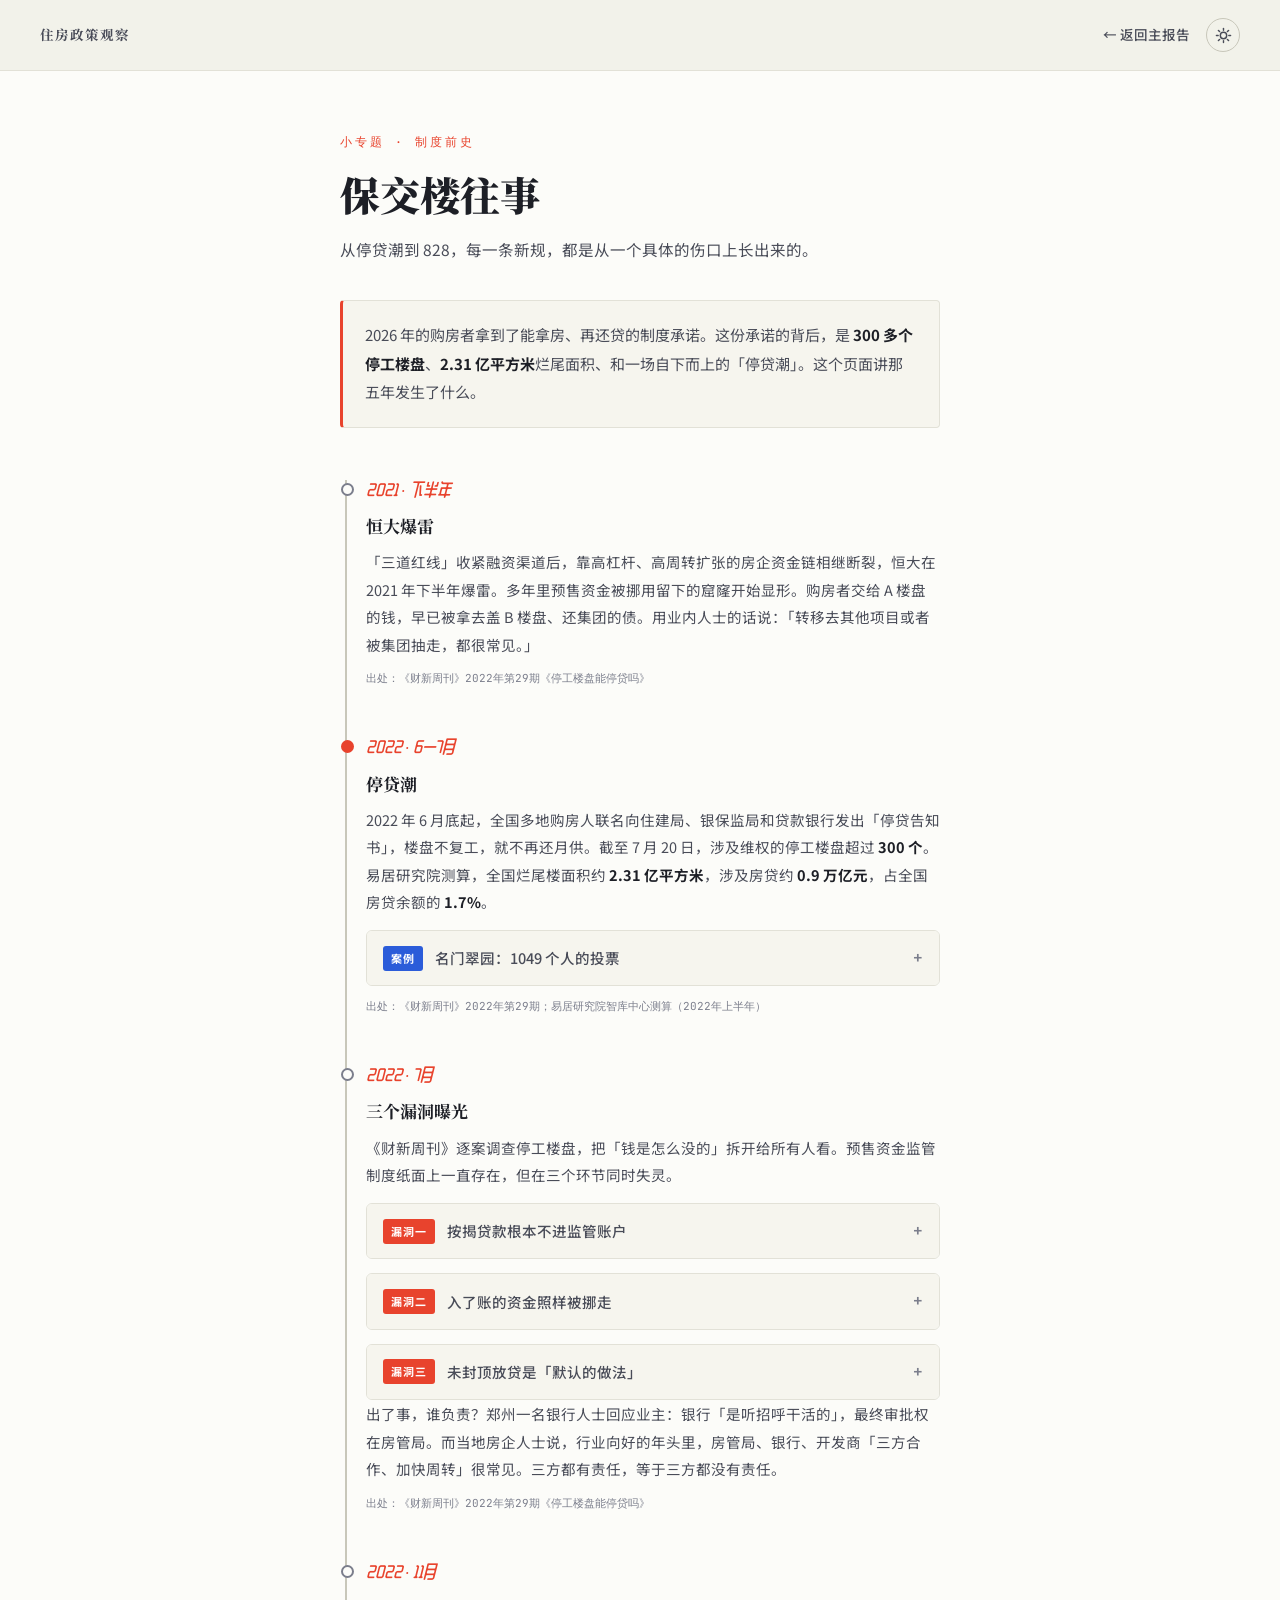
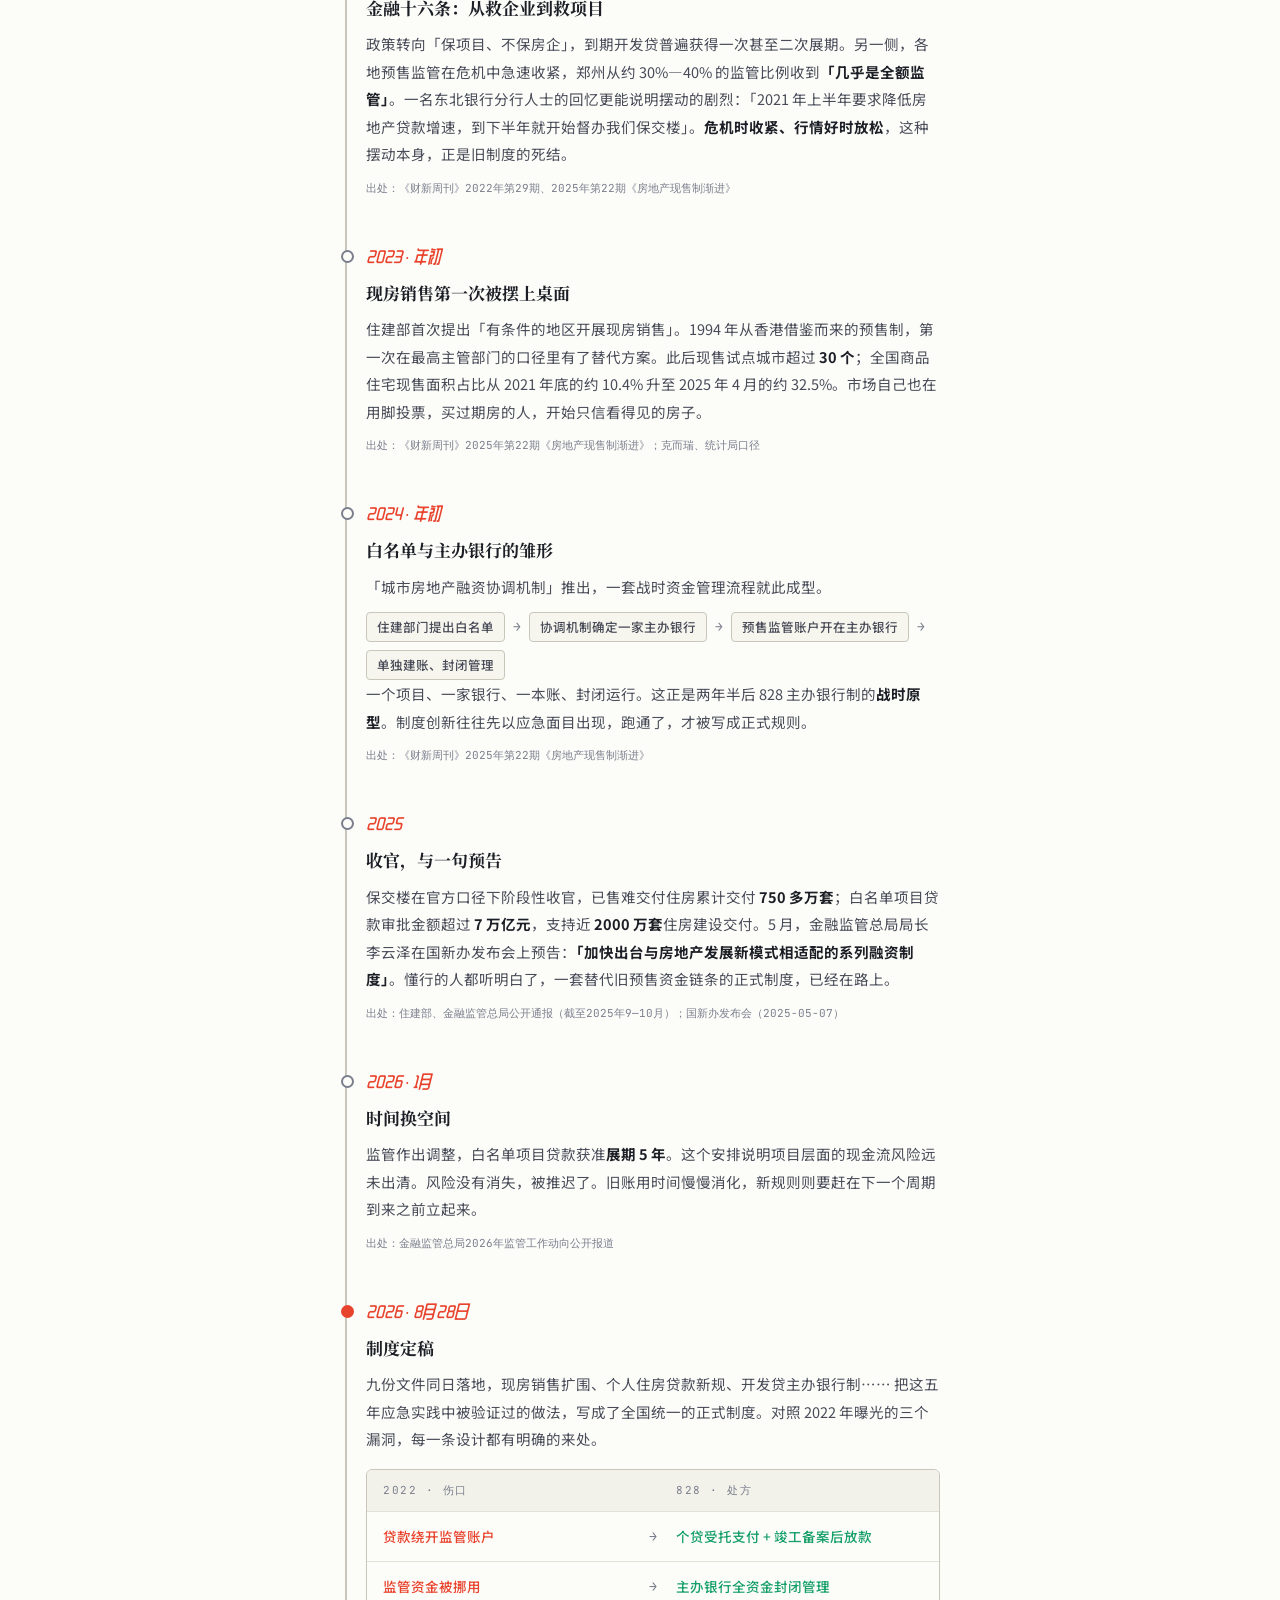
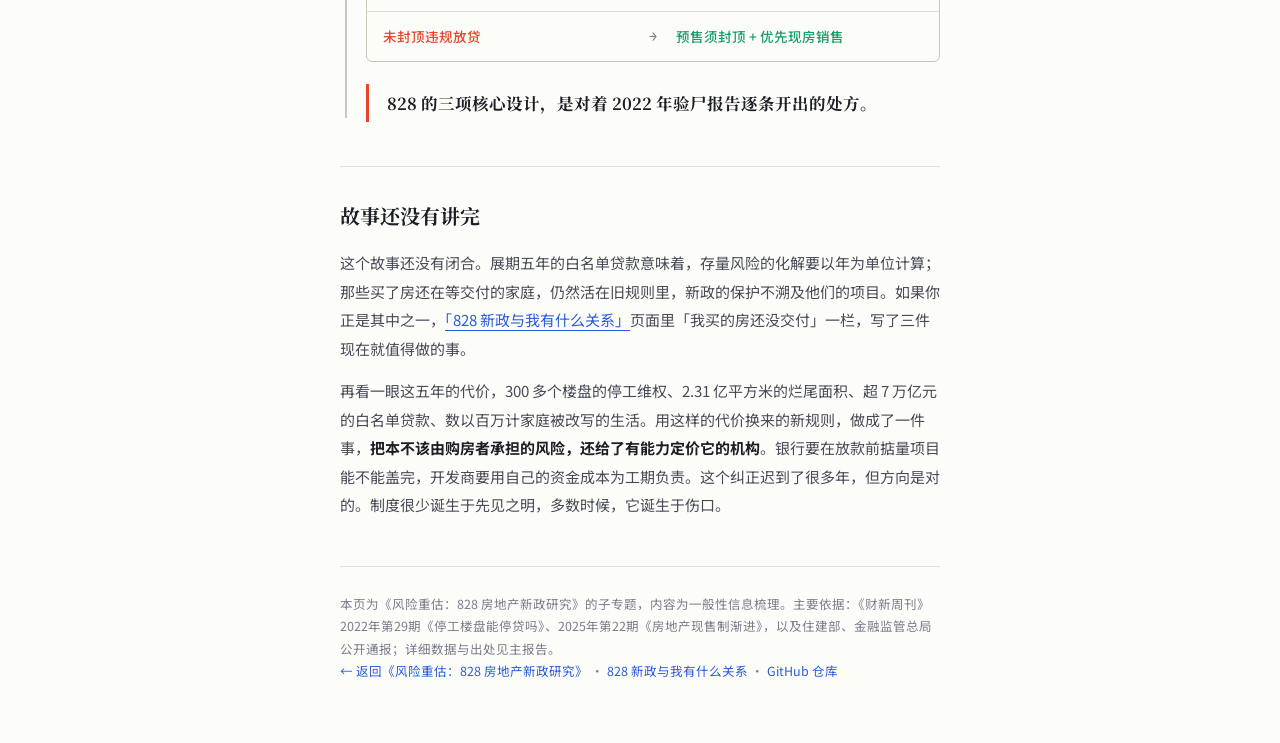
<file: docs/topics/baojiaolou.html>
<!DOCTYPE html>
<html lang="zh-CN">
<head>
<meta charset="UTF-8">
<meta name="viewport" content="width=device-width, initial-scale=1.0">
<title>保交楼往事</title>
<script>
try {
  var t = localStorage.getItem('hpw-theme');
  if (t === 'dark' || t === 'light') document.documentElement.setAttribute('data-theme', t);
} catch (e) {}
</script>
<link rel="preconnect" href="https://fonts.googleapis.com">
<link rel="preconnect" href="https://fonts.gstatic.com" crossorigin>
<link rel="stylesheet" href="https://fonts.googleapis.com/css2?family=Noto+Serif+SC:wght@400;700;900&family=Noto+Sans+SC:wght@300;400;500;700&family=Spectral:ital,wght@0,500;1,400&family=JetBrains+Mono:wght@400;500&family=ZCOOL+QingKe+HuangYou&display=swap">
<style>
:root {
  --paper: #fcfcf9; --paper-deep: #f2f2ea; --paper-panel: #f6f5ee;
  --ink: #1d1f26; --ink-2: #494c58; --ink-3: #7b7e8c;
  --hairline: #e2e1d7; --hairline-2: #c8c7ba;
  --seal: #e8432d; --seal-soft: #e8432d1f;
  --tag-blue: #2b5cd9; --tag-gold: #d9910c; --good: #159f68;
  --mono: 'JetBrains Mono', monospace;
  --serif: 'Noto Serif SC', serif;
  --sans: 'Noto Sans SC', sans-serif;
  --num: 'ZCOOL QingKe HuangYou', 'Spectral', 'Noto Serif SC', serif;
}
@media (prefers-color-scheme: dark) {
  :root:not([data-theme="light"]) {
    --paper: #15171e; --paper-deep: #1b1e26; --paper-panel: #20232d;
    --ink: #e9eae4; --ink-2: #b3b6bf; --ink-3: #82858f;
    --hairline: #333640; --hairline-2: #464a56;
    --seal: #ff6a4d; --seal-soft: #ff6a4d24;
    --tag-blue: #82a5ff; --tag-gold: #f0b83d; --good: #43c98b;
  }
}
:root[data-theme="dark"] {
  --paper: #15171e; --paper-deep: #1b1e26; --paper-panel: #20232d;
  --ink: #e9eae4; --ink-2: #b3b6bf; --ink-3: #82858f;
  --hairline: #333640; --hairline-2: #464a56;
  --seal: #ff6a4d; --seal-soft: #ff6a4d24;
  --tag-blue: #82a5ff; --tag-gold: #f0b83d; --good: #43c98b;
}
* { margin: 0; padding: 0; box-sizing: border-box; }
[hidden] { display: none !important; }
body { font-family: var(--sans); background: var(--paper); color: var(--ink); font-size: 16px; line-height: 1.9; -webkit-font-smoothing: antialiased; }
.shell { max-width: 680px; margin: 0 auto; padding: 0 clamp(24px, 6vw, 40px); }
.top-nav { display: flex; align-items: center; justify-content: space-between; padding: 18px clamp(24px, 6vw, 40px); border-bottom: 1px solid var(--hairline); background: var(--paper-deep); }
.top-nav a { font-size: 13.5px; color: var(--ink-2); text-decoration: none; font-weight: 500; }
.top-nav a:hover { color: var(--seal); }
.top-nav .brand { font-family: var(--serif); font-weight: 700; letter-spacing: 1px; }
.theme-toggle { background: none; border: 1px solid var(--hairline-2); border-radius: 50%; width: 34px; height: 34px; cursor: pointer; color: var(--ink-2); display: flex; align-items: center; justify-content: center; }
.theme-toggle svg { width: 17px; height: 17px; }
header.hero { padding: 60px 0 10px; }
.kicker { font-family: var(--mono); font-size: 11.5px; letter-spacing: 3px; color: var(--seal); margin-bottom: 14px; }
h1 { font-family: var(--serif); font-size: clamp(28px, 6vw, 40px); font-weight: 900; line-height: 1.35; margin-bottom: 14px; text-wrap: balance; }
.dek { font-size: 15.5px; color: var(--ink-2); max-width: 560px; }
.lede { margin: 26px 0 8px; padding: 20px 22px; background: var(--paper-panel); border: 1px solid var(--hairline); border-left: 3px solid var(--seal); border-radius: 4px; font-size: 15px; color: var(--ink-2); }
.lede b { color: var(--ink); }

/* ============ 时间轴 ============ */
.timeline { margin: 44px 0 8px; position: relative; padding-left: 26px; }
.timeline::before {
  content: '';
  position: absolute;
  left: 5px; top: 8px; bottom: 8px;
  width: 1.5px;
  background: var(--hairline-2);
}
.tl-item { position: relative; padding: 0 0 40px; }
.tl-item:last-child { padding-bottom: 4px; }
.tl-item::before {
  content: '';
  position: absolute;
  left: -25px; top: 11px;
  width: 9px; height: 9px;
  border-radius: 50%;
  background: var(--paper);
  border: 2px solid var(--ink-3);
}
.tl-item.mark::before { border-color: var(--seal); background: var(--seal); }
.tl-year {
  font-family: var(--num);
  font-style: italic;
  font-size: 18px;
  color: var(--seal);
  margin-bottom: 4px;
}
.tl-title { font-weight: 700; font-size: 17px; margin-bottom: 6px; font-family: var(--serif); }
.tl-body { font-size: 14.5px; color: var(--ink-2); line-height: 1.9; }
.tl-body b { color: var(--ink); }
.tl-body p + p { margin-top: 10px; }
.tl-body .src { display: block; font-family: var(--mono); font-size: 11px; color: var(--ink-3); margin-top: 10px; }

/* 手风琴卡（复用主模板 .item） */
.item { border: 1px solid var(--hairline); border-radius: 6px; margin: 14px 0 0; overflow: hidden; background: var(--paper); }
.item-head {
  display: flex; align-items: center; gap: 12px; padding: 12px 16px; cursor: pointer;
  background: var(--paper-panel); font-weight: 500; font-size: 14.5px; user-select: none;
}
.item-head:hover { color: var(--seal); }
.item-head .sign { margin-left: auto; font-family: var(--mono); font-size: 16px; color: var(--ink-3); transition: transform .2s; flex-shrink: 0; }
.item.open .item-head .sign { transform: rotate(45deg); }
.badge { font-size: 11px; font-weight: 700; letter-spacing: 1px; border-radius: 3px; padding: 2px 8px; flex-shrink: 0; }
.badge.good { background: var(--good); color: #fff; }
.badge.warn { background: var(--tag-gold); color: #fff; }
.badge.risk { background: var(--seal); color: #fff; }
.badge.info { background: var(--tag-blue); color: #fff; }
.item-body { display: none; padding: 14px 16px 16px; font-size: 14px; color: var(--ink-2); border-top: 1px solid var(--hairline); }
.item.open .item-body { display: block; }
.item-body b { color: var(--ink); }
.item-body .src { display: block; font-family: var(--mono); font-size: 11px; color: var(--ink-3); margin-top: 10px; }

/* 白名单流程链 */
.flow { margin: 12px 0 0; display: flex; flex-wrap: wrap; align-items: center; gap: 8px; }
.flow-step {
  font-size: 12.5px; font-weight: 500; color: var(--ink-2);
  background: var(--paper-panel); border: 1px solid var(--hairline-2);
  border-radius: 4px; padding: 4px 10px; line-height: 1.6;
}
.flow-arrow { font-family: var(--mono); font-size: 13px; color: var(--ink-3); }

/* 伤口→处方对照卡 */
.rx-card { margin: 16px 0 0; border: 1px solid var(--hairline-2); border-radius: 6px; overflow: hidden; }
.rx-head {
  display: grid; grid-template-columns: 1fr 26px 1fr; gap: 10px;
  padding: 10px 16px; background: var(--paper-deep); border-bottom: 1px solid var(--hairline);
  font-family: var(--mono); font-size: 11px; letter-spacing: 1.5px; color: var(--ink-3);
}
.rx-head .h-cure { text-align: left; }
.rx-row {
  display: grid; grid-template-columns: 1fr 26px 1fr; gap: 10px; align-items: center;
  padding: 13px 16px; font-size: 13.5px; line-height: 1.7;
}
.rx-row + .rx-row { border-top: 1px solid var(--hairline); }
.rx-wound { color: var(--seal); font-weight: 500; }
.rx-arrow { font-family: var(--mono); color: var(--ink-3); text-align: center; }
.rx-cure { color: var(--good); font-weight: 500; }
@media (max-width: 480px) {
  .rx-head { display: none; }
  .rx-row { grid-template-columns: 1fr; gap: 4px; padding: 14px 16px; }
  .rx-arrow { text-align: left; transform: rotate(90deg); transform-origin: 10px center; width: 20px; }
}

/* 引语 */
.pullquote {
  margin: 22px 0 0; padding: 4px 0 4px 18px;
  border-left: 3px solid var(--seal);
  font-family: var(--serif); font-size: 16.5px; font-weight: 700; line-height: 1.85;
  color: var(--ink);
}

/* 尾声 */
.coda { margin: 40px 0 8px; border-top: 1px solid var(--hairline); padding-top: 30px; }
.coda-head { font-family: var(--serif); font-size: 20px; font-weight: 700; margin-bottom: 14px; }
.coda p { font-size: 15px; color: var(--ink-2); margin-bottom: 14px; }
.coda p b { color: var(--ink); }
.coda a { color: var(--tag-blue); text-decoration: none; border-bottom: 1px solid var(--tag-blue); }

footer { border-top: 1px solid var(--hairline); margin-top: 46px; padding: 26px 0 60px; font-size: 12.5px; color: var(--ink-3); line-height: 1.8; }
footer a { color: var(--tag-blue); text-decoration: none; }

@media (max-width: 480px) {
  .timeline { padding-left: 22px; }
  .tl-item::before { left: -21px; }
}
</style>
</head>
<body>

<nav class="top-nav">
  <a href="../" class="brand">住房政策观察</a>
  <div style="display:flex; align-items:center; gap:16px;">
    <a href="../">← 返回主报告</a>
    <button class="theme-toggle" id="themeBtn" aria-label="切换明暗主题">
      <svg id="iconSun" viewBox="0 0 24 24" fill="none" stroke="currentColor" stroke-width="2" stroke-linecap="round"><circle cx="12" cy="12" r="4.5"/><line x1="12" y1="2" x2="12" y2="4.5"/><line x1="12" y1="19.5" x2="12" y2="22"/><line x1="2" y1="12" x2="4.5" y2="12"/><line x1="19.5" y1="12" x2="22" y2="12"/><line x1="4.8" y1="4.8" x2="6.5" y2="6.5"/><line x1="17.5" y1="17.5" x2="19.2" y2="19.2"/><line x1="4.8" y1="19.2" x2="6.5" y2="17.5"/><line x1="17.5" y1="6.5" x2="19.2" y2="4.8"/></svg>
      <svg id="iconMoon" viewBox="0 0 24 24" fill="none" stroke="currentColor" stroke-width="2" stroke-linecap="round" stroke-linejoin="round" hidden><path d="M21 12.8A8.5 8.5 0 1 1 11.2 3a6.6 6.6 0 0 0 9.8 9.8z"/></svg>
    </button>
  </div>
</nav>

<div class="shell">

<header class="hero">
  <div class="kicker">小专题 · 制度前史</div>
  <h1>保交楼往事</h1>
  <p class="dek">从停贷潮到 828，每一条新规，都是从一个具体的伤口上长出来的。</p>
</header>

<div class="lede">
  2026 年的购房者拿到了能拿房、再还贷的制度承诺。这份承诺的背后，是 <b>300 多个停工楼盘</b>、<b>2.31 亿平方米</b>烂尾面积、和一场自下而上的「停贷潮」。这个页面讲那五年发生了什么。
</div>

<div class="timeline">

  <!-- 1. 2021 恒大爆雷 -->
  <div class="tl-item">
    <div class="tl-year">2021 · 下半年</div>
    <div class="tl-title">恒大爆雷</div>
    <div class="tl-body">
      <p>「三道红线」收紧融资渠道后，靠高杠杆、高周转扩张的房企资金链相继断裂，恒大在 2021 年下半年爆雷。多年里预售资金被挪用留下的窟窿开始显形。购房者交给 A 楼盘的钱，早已被拿去盖 B 楼盘、还集团的债。用业内人士的话说：「转移去其他项目或者被集团抽走，都很常见。」</p>
      <span class="src">出处：《财新周刊》2022年第29期《停工楼盘能停贷吗》</span>
    </div>
  </div>

  <!-- 2. 2022.6-7 停贷潮 -->
  <div class="tl-item mark">
    <div class="tl-year">2022 · 6—7月</div>
    <div class="tl-title">停贷潮</div>
    <div class="tl-body">
      <p>2022 年 6 月底起，全国多地购房人联名向住建局、银保监局和贷款银行发出「停贷告知书」，楼盘不复工，就不再还月供。截至 7 月 20 日，涉及维权的停工楼盘超过 <b>300 个</b>。易居研究院测算，全国烂尾楼面积约 <b>2.31 亿平方米</b>，涉及房贷约 <b>0.9 万亿元</b>，占全国房贷余额的 <b>1.7%</b>。</p>
      <div class="item">
        <div class="item-head"><span class="badge info">案例</span>名门翠园：1049 个人的投票<span class="sign">+</span></div>
        <div class="item-body">
          这个楼盘原定 2019 年 9 月交付，到 2022 年夏天已逾期近三年。2022 年 7 月 17 日，业主们组织了一场投票，<b>1049 人参与，167 人已经停贷，860 人表示将从 8 月起停贷</b>。停贷是投了票的集体决定。旧制度把所有风险压给了链条上最没有议价能力的一环，这一环选择了掀桌子。
          <span class="src">出处：《财新周刊》2022年第29期《停工楼盘能停贷吗》</span>
        </div>
      </div>
      <span class="src">出处：《财新周刊》2022年第29期；易居研究院智库中心测算（2022年上半年）</span>
    </div>
  </div>

  <!-- 3. 2022.7 三个漏洞 -->
  <div class="tl-item">
    <div class="tl-year">2022 · 7月</div>
    <div class="tl-title">三个漏洞曝光</div>
    <div class="tl-body">
      <p>《财新周刊》逐案调查停工楼盘，把「钱是怎么没的」拆开给所有人看。预售资金监管制度纸面上一直存在，但在三个环节同时失灵。</p>
      <div class="item">
        <div class="item-head"><span class="badge risk">漏洞一</span>按揭贷款根本不进监管账户<span class="sign">+</span></div>
        <div class="item-body">
          按规定，购房款应进入政府监管的预售资金账户。但武汉、郑州等地此前监管宽松，往往只有首付款入账，<b>按揭贷款由银行直接打入开发商的非监管账户</b>。郑州融创中原大观的 300 余名业主自查后发现，<b>约 59.5% 的业主实际贷款支付账户与合同载明的监管账户不符</b>。钱从放款那一刻起，就没进过保险柜。
          <span class="src">出处：《财新周刊》2022年第29期《停工楼盘能停贷吗》</span>
        </div>
      </div>
      <div class="item">
        <div class="item-head"><span class="badge risk">漏洞二</span>入了账的资金照样被挪走<span class="sign">+</span></div>
        <div class="item-body">
          进了监管账户也不安全。武汉绿地光谷星河绘项目的预售监管资金共 <b>7.6 亿元</b>，其中 <b>5.6 亿元已拨付给开发商</b>，剩余 2 亿元不足以覆盖完工所需，而全项目 <b>20 栋楼只有 2 栋结构封顶</b>。财新按《武汉细则》的拨付比例测算，「据此估算……项目超额提取了预售资金」。挪用的路径有两条，一是开发商借总承包商转移资金，二是几方协调虚报工程进度、提前拨付。
          <span class="src">出处：《财新周刊》2022年第29期《停工楼盘能停贷吗》</span>
        </div>
      </div>
      <div class="item">
        <div class="item-head"><span class="badge risk">漏洞三</span>未封顶放贷是「默认的做法」<span class="sign">+</span></div>
        <div class="item-body">
          央行和原银监会 <b>2007 年就规定</b>，银行只能对主体结构已封顶的住房发放个人贷款。但多份「停贷告知书」显示银行并未遵守。一名武汉房企人士称，楼盘未封顶即放贷是行业<b>「默认的做法」</b>；有银行回复购房者投诉时甚至表示，「当地银行均如此操作，并不影响贷款合同的执行」。一条写了十五年的规则，执行时形同虚设。
          <span class="src">出处：《财新周刊》2022年第29期《停工楼盘能停贷吗》</span>
        </div>
      </div>
      <p>出了事，谁负责？郑州一名银行人士回应业主：银行「是听招呼干活的」，最终审批权在房管局。而当地房企人士说，行业向好的年头里，房管局、银行、开发商「三方合作、加快周转」很常见。三方都有责任，等于三方都没有责任。</p>
      <span class="src">出处：《财新周刊》2022年第29期《停工楼盘能停贷吗》</span>
    </div>
  </div>

  <!-- 4. 2022.11 金融十六条 -->
  <div class="tl-item">
    <div class="tl-year">2022 · 11月</div>
    <div class="tl-title">金融十六条：从救企业到救项目</div>
    <div class="tl-body">
      <p>政策转向「保项目、不保房企」，到期开发贷普遍获得一次甚至二次展期。另一侧，各地预售监管在危机中急速收紧，郑州从约 30%—40% 的监管比例收到<b>「几乎是全额监管」</b>。一名东北银行分行人士的回忆更能说明摆动的剧烈：「2021 年上半年要求降低房地产贷款增速，到下半年就开始督办我们保交楼」。<b>危机时收紧、行情好时放松</b>，这种摆动本身，正是旧制度的死结。</p>
      <span class="src">出处：《财新周刊》2022年第29期、2025年第22期《房地产现售制渐进》</span>
    </div>
  </div>

  <!-- 5. 2023 现房销售上桌 -->
  <div class="tl-item">
    <div class="tl-year">2023 · 年初</div>
    <div class="tl-title">现房销售第一次被摆上桌面</div>
    <div class="tl-body">
      <p>住建部首次提出「有条件的地区开展现房销售」。1994 年从香港借鉴而来的预售制，第一次在最高主管部门的口径里有了替代方案。此后现售试点城市超过 <b>30 个</b>；全国商品住宅现售面积占比从 2021 年底的约 10.4% 升至 2025 年 4 月的约 32.5%。市场自己也在用脚投票，买过期房的人，开始只信看得见的房子。</p>
      <span class="src">出处：《财新周刊》2025年第22期《房地产现售制渐进》；克而瑞、统计局口径</span>
    </div>
  </div>

  <!-- 6. 2024 白名单 -->
  <div class="tl-item">
    <div class="tl-year">2024 · 年初</div>
    <div class="tl-title">白名单与主办银行的雏形</div>
    <div class="tl-body">
      <p>「城市房地产融资协调机制」推出，一套战时资金管理流程就此成型。</p>
      <div class="flow">
        <span class="flow-step">住建部门提出白名单</span><span class="flow-arrow">→</span>
        <span class="flow-step">协调机制确定一家主办银行</span><span class="flow-arrow">→</span>
        <span class="flow-step">预售监管账户开在主办银行</span><span class="flow-arrow">→</span>
        <span class="flow-step">单独建账、封闭管理</span>
      </div>
      <p>一个项目、一家银行、一本账、封闭运行。这正是两年半后 828 主办银行制的<b>战时原型</b>。制度创新往往先以应急面目出现，跑通了，才被写成正式规则。</p>
      <span class="src">出处：《财新周刊》2025年第22期《房地产现售制渐进》</span>
    </div>
  </div>

  <!-- 7. 2025 收官与预告 -->
  <div class="tl-item">
    <div class="tl-year">2025</div>
    <div class="tl-title">收官，与一句预告</div>
    <div class="tl-body">
      <p>保交楼在官方口径下阶段性收官，已售难交付住房累计交付 <b>750 多万套</b>；白名单项目贷款审批金额超过 <b>7 万亿元</b>，支持近 <b>2000 万套</b>住房建设交付。5 月，金融监管总局局长李云泽在国新办发布会上预告：<b>「加快出台与房地产发展新模式相适配的系列融资制度」</b>。懂行的人都听明白了，一套替代旧预售资金链条的正式制度，已经在路上。</p>
      <span class="src">出处：住建部、金融监管总局公开通报（截至2025年9—10月）；国新办发布会（2025-05-07）</span>
    </div>
  </div>

  <!-- 8. 2026.1 展期五年 -->
  <div class="tl-item">
    <div class="tl-year">2026 · 1月</div>
    <div class="tl-title">时间换空间</div>
    <div class="tl-body">
      <p>监管作出调整，白名单项目贷款获准<b>展期 5 年</b>。这个安排说明项目层面的现金流风险远未出清。风险没有消失，被推迟了。旧账用时间慢慢消化，新规则则要赶在下一个周期到来之前立起来。</p>
      <span class="src">出处：金融监管总局2026年监管工作动向公开报道</span>
    </div>
  </div>

  <!-- 9. 2026.8.28 制度定稿 -->
  <div class="tl-item mark">
    <div class="tl-year">2026 · 8月28日</div>
    <div class="tl-title">制度定稿</div>
    <div class="tl-body">
      <p>九份文件同日落地，现房销售扩围、个人住房贷款新规、开发贷主办银行制…… 把这五年应急实践中被验证过的做法，写成了全国统一的正式制度。对照 2022 年曝光的三个漏洞，每一条设计都有明确的来处。</p>
      <div class="rx-card">
        <div class="rx-head"><span>2022 · 伤口</span><span></span><span class="h-cure">828 · 处方</span></div>
        <div class="rx-row">
          <div class="rx-wound">贷款绕开监管账户</div>
          <div class="rx-arrow">→</div>
          <div class="rx-cure">个贷受托支付 + 竣工备案后放款</div>
        </div>
        <div class="rx-row">
          <div class="rx-wound">监管资金被挪用</div>
          <div class="rx-arrow">→</div>
          <div class="rx-cure">主办银行全资金封闭管理</div>
        </div>
        <div class="rx-row">
          <div class="rx-wound">未封顶违规放贷</div>
          <div class="rx-arrow">→</div>
          <div class="rx-cure">预售须封顶 + 优先现房销售</div>
        </div>
      </div>
      <div class="pullquote">828 的三项核心设计，是对着 2022 年验尸报告逐条开出的处方。</div>
    </div>
  </div>

</div><!-- /timeline -->

<section class="coda">
  <div class="coda-head">故事还没有讲完</div>
  <p>这个故事还没有闭合。展期五年的白名单贷款意味着，存量风险的化解要以年为单位计算；那些买了房还在等交付的家庭，仍然活在旧规则里，新政的保护不溯及他们的项目。如果你正是其中之一，<a href="what-it-means.html">「828 新政与我有什么关系」</a>页面里「我买的房还没交付」一栏，写了三件现在就值得做的事。</p>
  <p>再看一眼这五年的代价，300 多个楼盘的停工维权、2.31 亿平方米的烂尾面积、超 7 万亿元的白名单贷款、数以百万计家庭被改写的生活。用这样的代价换来的新规则，做成了一件事，<b>把本不该由购房者承担的风险，还给了有能力定价它的机构</b>。银行要在放款前掂量项目能不能盖完，开发商要用自己的资金成本为工期负责。这个纠正迟到了很多年，但方向是对的。制度很少诞生于先见之明，多数时候，它诞生于伤口。</p>
</section>

<footer>
  本页为《风险重估：828 房地产新政研究》的子专题，内容为一般性信息梳理。主要依据：《财新周刊》2022年第29期《停工楼盘能停贷吗》、2025年第22期《房地产现售制渐进》，以及住建部、金融监管总局公开通报；详细数据与出处见主报告。<br>
  <a href="../">← 返回《风险重估：828 房地产新政研究》</a> · <a href="what-it-means.html">828 新政与我有什么关系</a> · <a href="https://github.com/hemayou/housing-policy-watch">GitHub 仓库</a>
</footer>

</div>

<script>
(function () {
  var root = document.documentElement;
  var themeBtn = document.getElementById('themeBtn');
  var iconSun = document.getElementById('iconSun');
  var iconMoon = document.getElementById('iconMoon');
  function currentTheme() {
    var a = root.getAttribute('data-theme');
    if (a) return a;
    return matchMedia('(prefers-color-scheme: dark)').matches ? 'dark' : 'light';
  }
  function renderIcon() {
    var dark = currentTheme() === 'dark';
    iconSun.hidden = !dark; iconMoon.hidden = dark;
  }
  themeBtn.addEventListener('click', function () {
    var next = currentTheme() === 'dark' ? 'light' : 'dark';
    root.setAttribute('data-theme', next);
    try { localStorage.setItem('hpw-theme', next); } catch (e) {}
    renderIcon();
  });
  renderIcon();

  document.querySelectorAll('.item-head').forEach(function (h) {
    h.addEventListener('click', function () {
      h.parentElement.classList.toggle('open');
    });
  });
})();
</script>

</body>
</html>
</file>
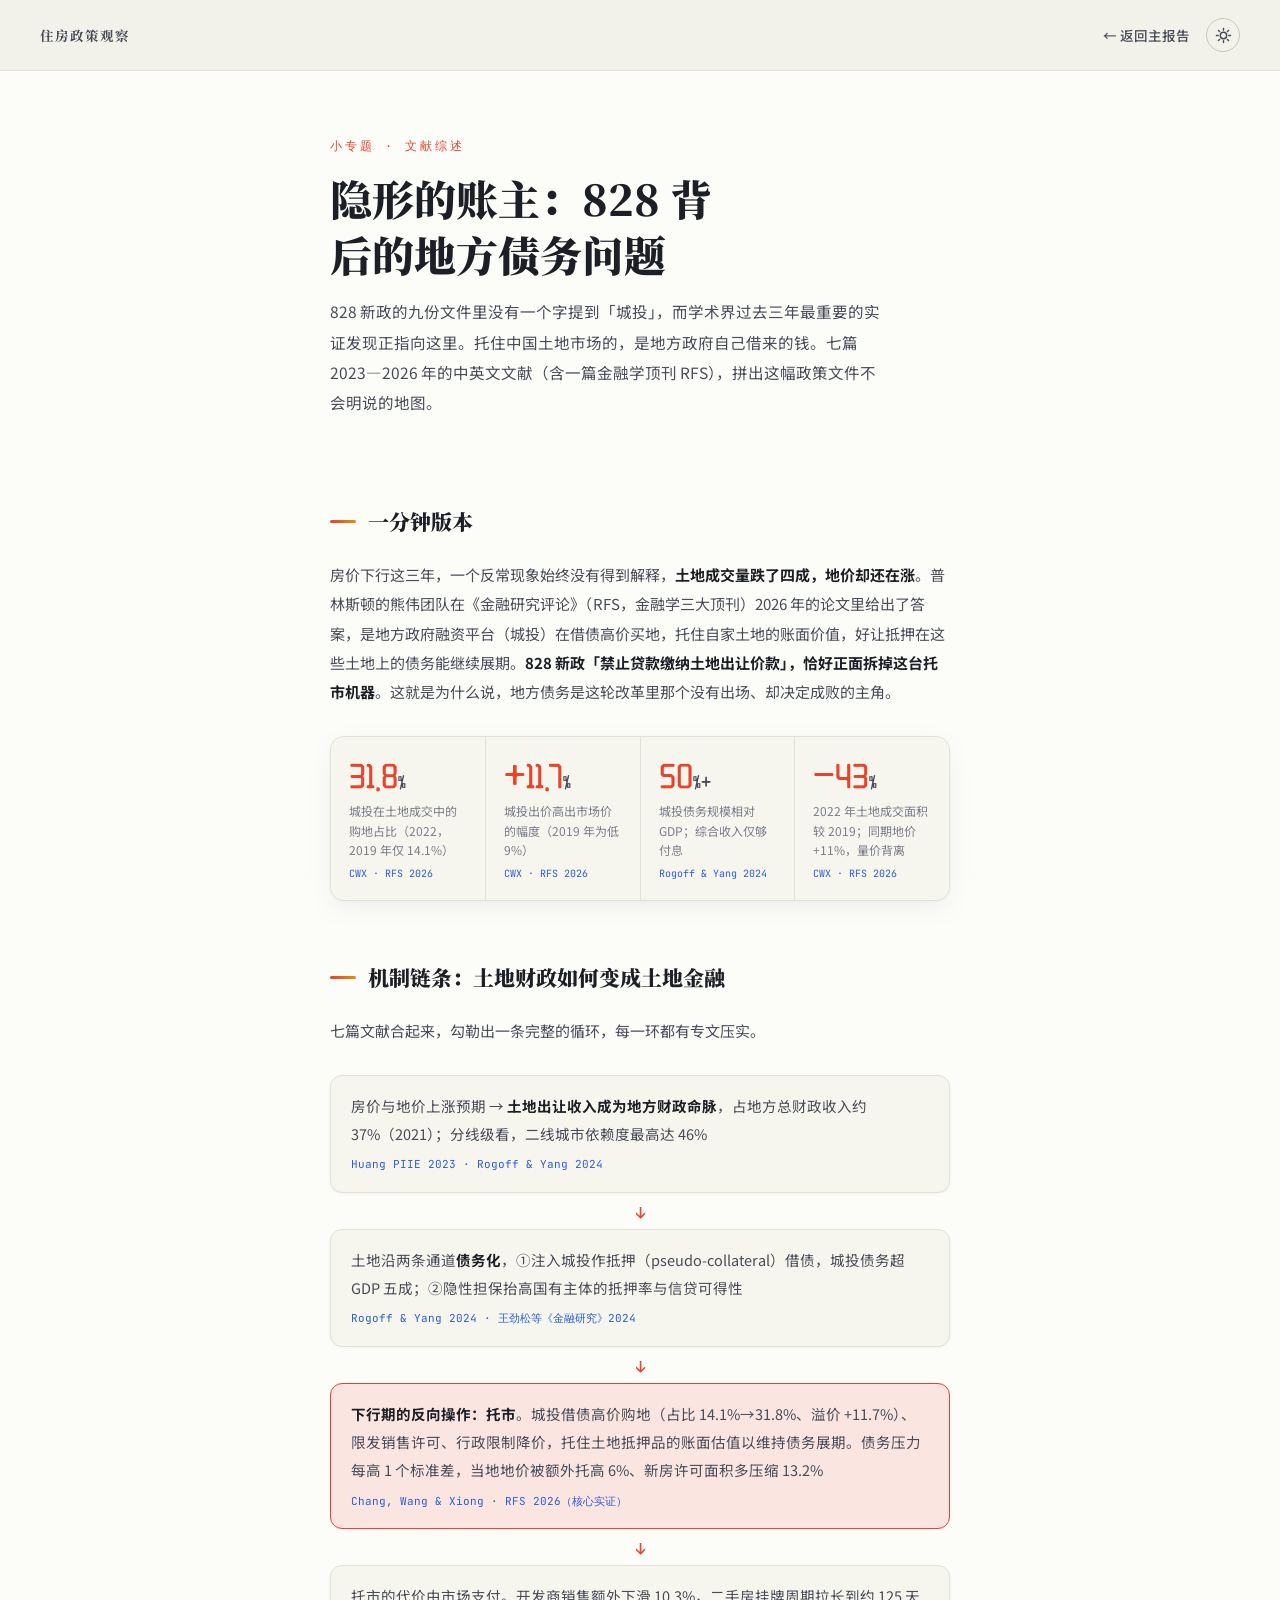
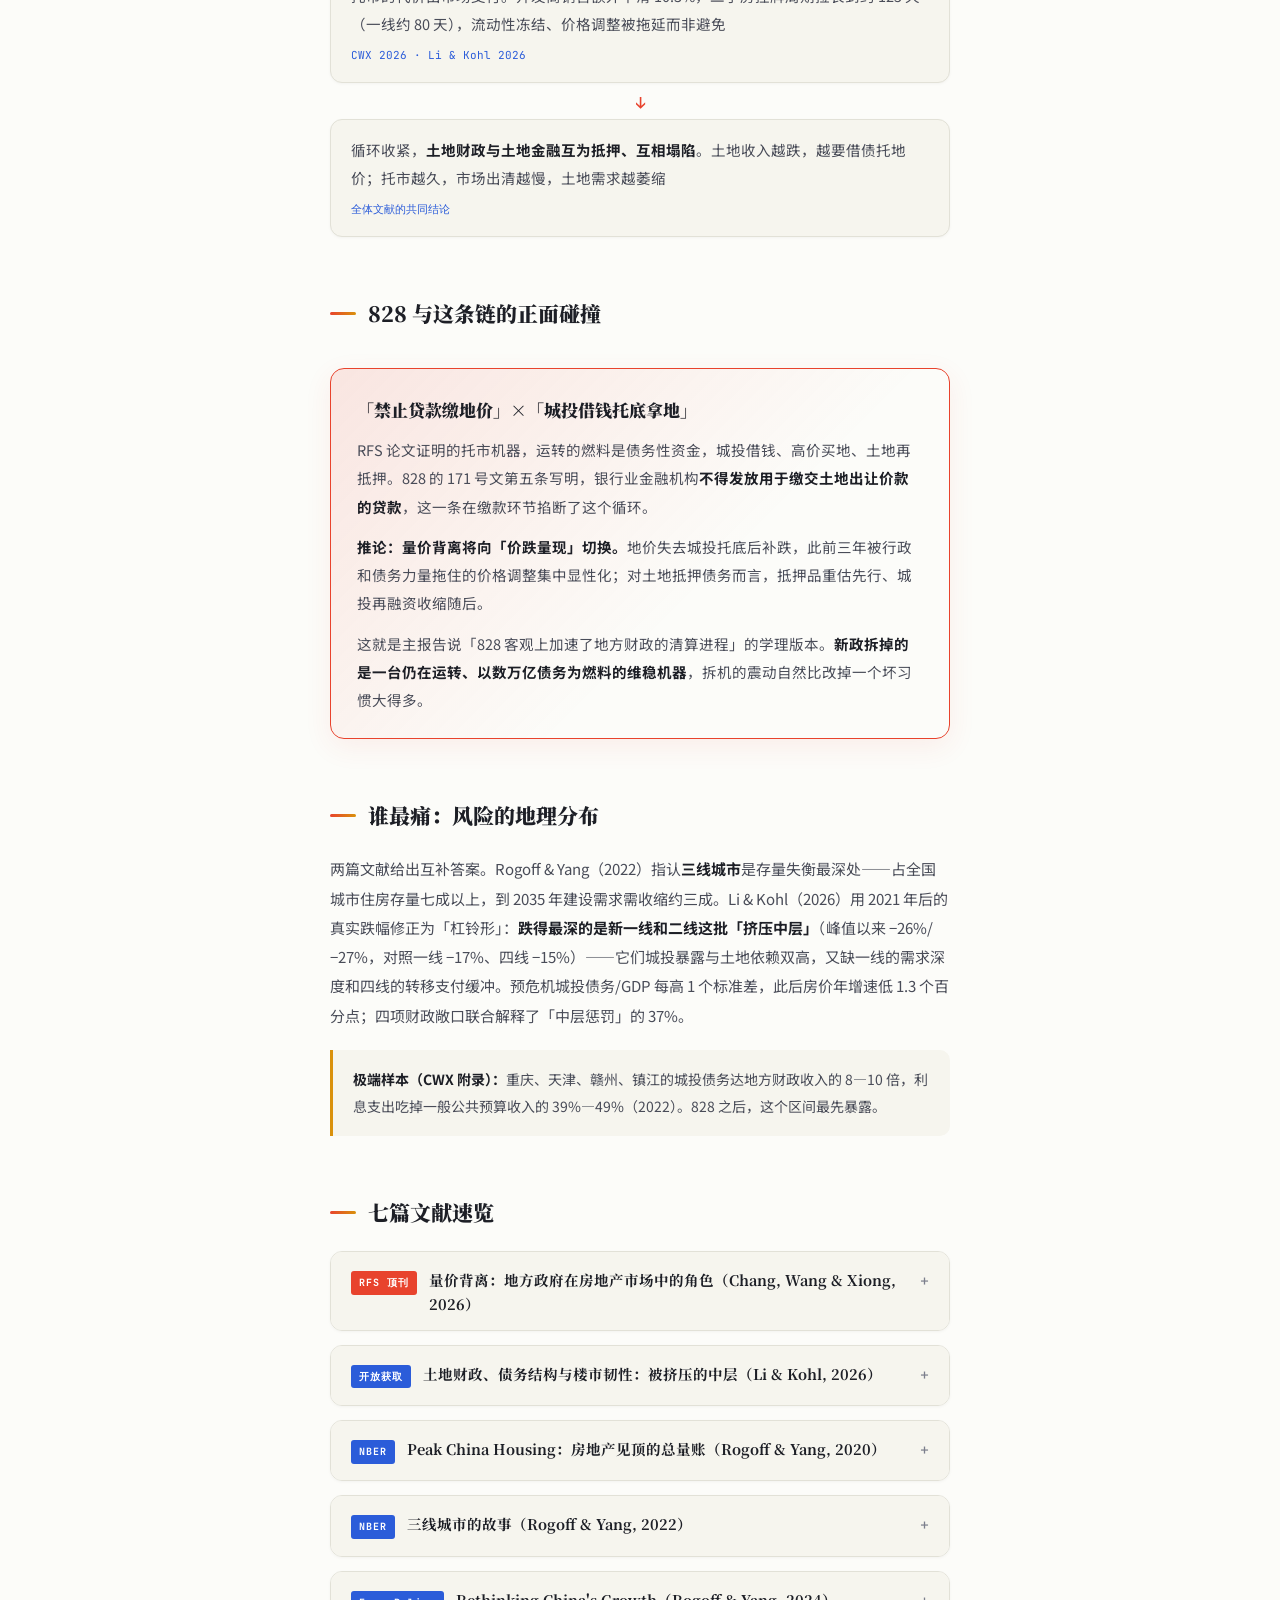
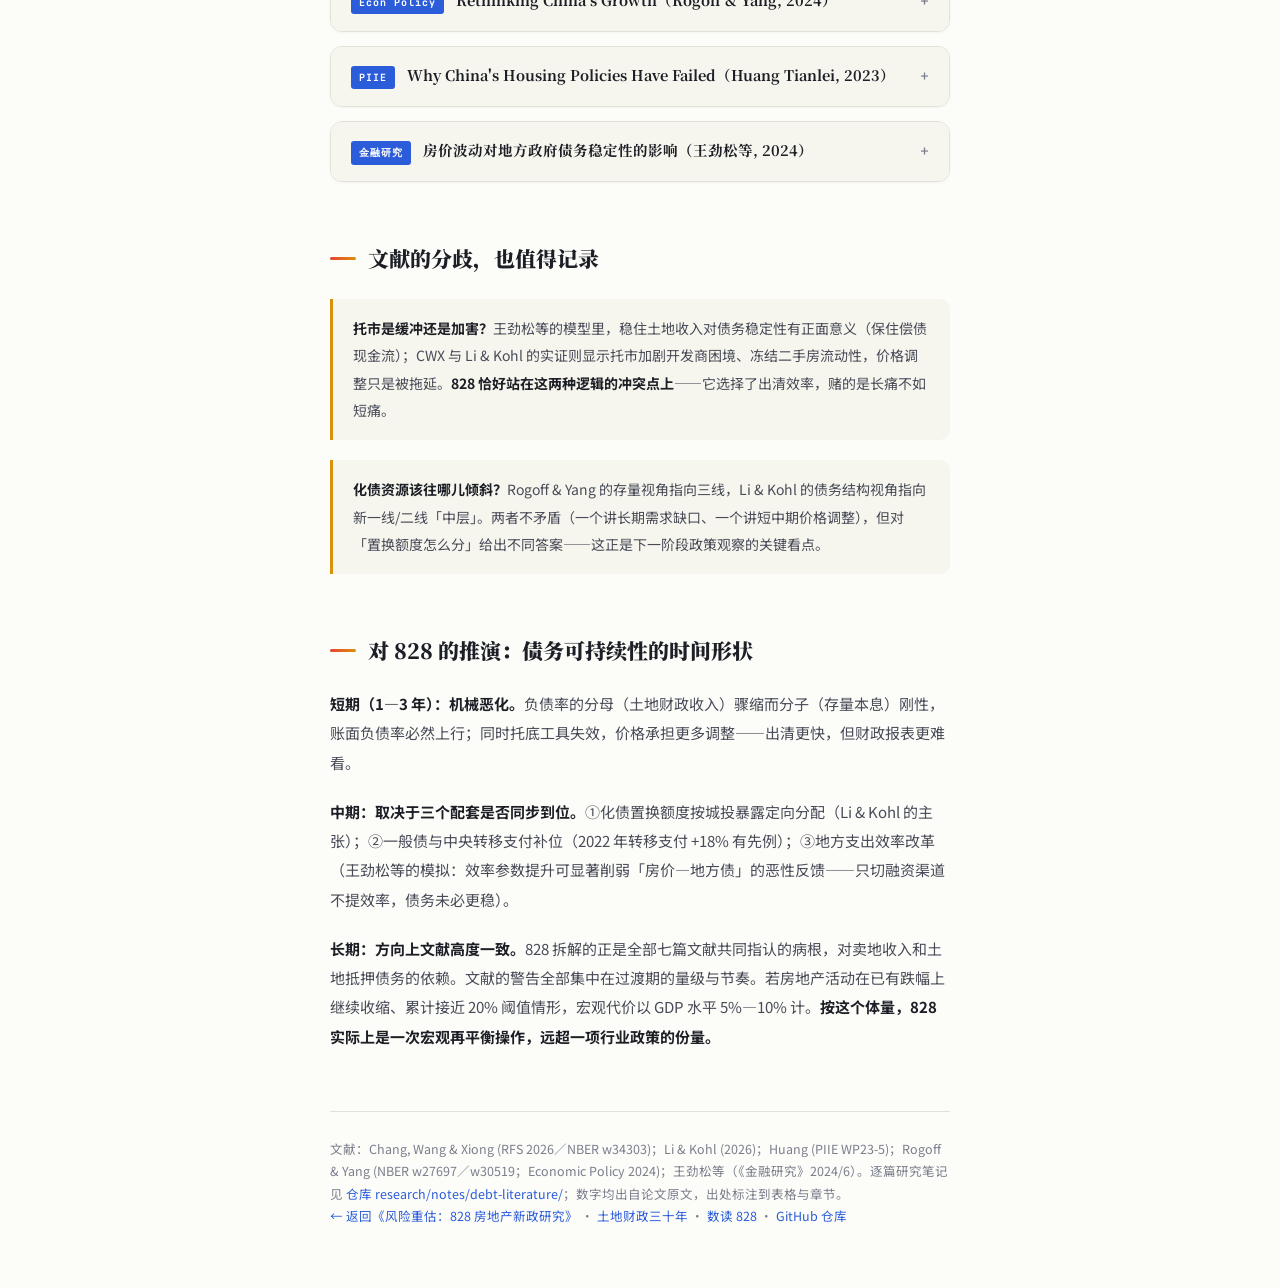
<file: docs/topics/debt-literature.html>
<!DOCTYPE html>
<html lang="zh-CN">
<head>
<meta charset="UTF-8">
<meta name="viewport" content="width=device-width, initial-scale=1.0">
<title>隐形的账主：地方债务文献地图</title>
<script>
try {
  var t = localStorage.getItem('hpw-theme');
  if (t === 'dark' || t === 'light') document.documentElement.setAttribute('data-theme', t);
} catch (e) {}
</script>
<link rel="preconnect" href="https://fonts.googleapis.com">
<link rel="preconnect" href="https://fonts.gstatic.com" crossorigin>
<link rel="stylesheet" href="https://fonts.googleapis.com/css2?family=Noto+Serif+SC:wght@400;700;900&family=Noto+Sans+SC:wght@300;400;500;700&family=Spectral:ital,wght@0,400;0,500;1,400&family=JetBrains+Mono:wght@400;500&family=ZCOOL+QingKe+HuangYou&display=swap">
<style>
:root {
  --paper: #fcfcf9; --paper-deep: #f2f2ea; --paper-panel: #f6f5ee;
  --ink: #1d1f26; --ink-2: #494c58; --ink-3: #7b7e8c;
  --hairline: #e2e1d7; --hairline-2: #c8c7ba;
  --seal: #e8432d; --seal-soft: #e8432d1f;
  --tag-blue: #2b5cd9; --tag-blue-2: #86a3e8; --tag-gold: #d9910c; --good: #159f68;
  --mono: 'JetBrains Mono', monospace;
  --serif: 'Noto Serif SC', serif;
  --sans: 'Noto Sans SC', sans-serif;
  --num: 'ZCOOL QingKe HuangYou', 'Spectral', 'Noto Serif SC', serif;
}
@media (prefers-color-scheme: dark) {
  :root:not([data-theme="light"]) {
    --paper: #15171e; --paper-deep: #1b1e26; --paper-panel: #20232d;
    --ink: #e9eae4; --ink-2: #b3b6bf; --ink-3: #82858f;
    --hairline: #333640; --hairline-2: #464a56;
    --seal: #ff6a4d; --seal-soft: #ff6a4d24;
    --tag-blue: #82a5ff; --tag-blue-2: #4a68b3; --tag-gold: #f0b83d; --good: #43c98b;
  }
}
:root[data-theme="dark"] {
  --paper: #15171e; --paper-deep: #1b1e26; --paper-panel: #20232d;
  --ink: #e9eae4; --ink-2: #b3b6bf; --ink-3: #82858f;
  --hairline: #333640; --hairline-2: #464a56;
  --seal: #ff6a4d; --seal-soft: #ff6a4d24;
  --tag-blue: #82a5ff; --tag-blue-2: #4a68b3; --tag-gold: #f0b83d; --good: #43c98b;
}
* { margin: 0; padding: 0; box-sizing: border-box; }
[hidden] { display: none !important; }
body { font-family: var(--sans); background: var(--paper); color: var(--ink); font-size: 16px; line-height: 1.95; -webkit-font-smoothing: antialiased; }
.shell { max-width: 700px; margin: 0 auto; padding: 0 clamp(24px, 6vw, 40px); }
.top-nav { display: flex; align-items: center; justify-content: space-between; padding: 18px clamp(24px, 6vw, 40px); border-bottom: 1px solid var(--hairline); background: var(--paper-deep); }
.top-nav a { font-size: 13.5px; color: var(--ink-2); text-decoration: none; font-weight: 500; }
.top-nav a:hover { color: var(--seal); }
.top-nav .brand { font-family: var(--serif); font-weight: 700; letter-spacing: 1px; }
.theme-toggle { background: none; border: 1px solid var(--hairline-2); border-radius: 50%; width: 34px; height: 34px; cursor: pointer; color: var(--ink-2); display: flex; align-items: center; justify-content: center; }
.theme-toggle svg { width: 17px; height: 17px; }
header.hero { padding: 64px 0 28px; }
.kicker { font-family: var(--mono); font-size: 11.5px; letter-spacing: 3px; color: var(--seal); margin-bottom: 14px; }
h1 { font-family: var(--serif); font-size: clamp(29px, 6vw, 42px); font-weight: 900; line-height: 1.32; margin-bottom: 14px; text-wrap: balance; }
.dek { font-size: 15.5px; color: var(--ink-2); max-width: 560px; }

h2.sec { font-family: var(--serif); font-size: 21px; font-weight: 900; margin: 56px 0 18px; display: flex; align-items: center; gap: 12px; }
h2.sec::before { content: ''; width: 26px; height: 3px; border-radius: 2px; background: linear-gradient(90deg, var(--seal), var(--tag-gold)); }
p.body { margin-bottom: 20px; color: var(--ink-2); font-size: 15px; }
p.body b, p.body strong { color: var(--ink); }

/* 机制链条 */
.chain { margin: 30px 0; }
.chain-node {
  background: var(--paper-panel);
  border: 1px solid var(--hairline);
  border-radius: 12px;
  padding: 16px 20px;
  margin-bottom: 0;
  font-size: 14.5px;
  color: var(--ink-2);
  box-shadow: 0 1px 3px rgba(20,22,30,.04);
}
.chain-node b { color: var(--ink); }
.chain-node .cite { font-family: var(--mono); font-size: 11px; color: var(--tag-blue); display: block; margin-top: 6px; }
.chain-arrow {
  text-align: center;
  color: var(--seal);
  font-size: 20px;
  line-height: 1;
  padding: 8px 0;
  font-family: var(--num);
}
.chain-node.crux { border-color: var(--seal); border-width: 1.5px; background: var(--seal-soft); }

/* 论文卡 */
.paper {
  border: 1px solid var(--hairline);
  border-radius: 12px;
  margin-bottom: 14px;
  overflow: hidden;
  box-shadow: 0 1px 3px rgba(20,22,30,.04);
}
.paper-head {
  display: flex; align-items: baseline; gap: 12px; padding: 15px 20px; cursor: pointer;
  background: var(--paper-panel); user-select: none;
}
.paper-head:hover { color: var(--seal); }
.paper-head .tag {
  font-family: var(--mono); font-size: 10px; font-weight: 700; letter-spacing: 1px;
  border-radius: 3px; padding: 2px 8px; flex-shrink: 0; color: #fff; background: var(--tag-blue);
}
.paper-head .tag.top { background: var(--seal); }
.paper-head .t { font-weight: 700; font-size: 14.5px; font-family: var(--serif); flex: 1; line-height: 1.6; }
.paper-head .sign { font-family: var(--mono); font-size: 15px; color: var(--ink-3); transition: transform .2s; }
.paper.open .paper-head .sign { transform: rotate(45deg); }
.paper-body { display: none; padding: 16px 20px 18px; font-size: 14px; color: var(--ink-2); border-top: 1px solid var(--hairline); line-height: 1.9; }
.paper.open .paper-body { display: block; }
.paper-body b { color: var(--ink); }
.paper-body .num-hl { font-family: var(--num); color: var(--seal); font-size: 17px; }
.paper-body .src { display: block; font-family: var(--mono); font-size: 11px; color: var(--ink-3); margin-top: 10px; }

/* 数字带 */
.figures-band {
  display: grid; grid-template-columns: repeat(auto-fit, minmax(150px, 1fr)); gap: 1px;
  background: var(--hairline); border: 1px solid var(--hairline); border-radius: 14px;
  overflow: hidden; margin: 30px 0;
  box-shadow: 0 1px 3px rgba(20,22,30,.04), 0 8px 28px rgba(20,22,30,.05);
}
.fb-cell { background: var(--paper-panel); padding: 20px 18px 16px; }
.fb-cell .v { font-family: var(--num); font-size: 34px; line-height: 1.1; color: var(--seal); }
.fb-cell .v em { font-style: normal; font-size: 16px; color: var(--ink-2); }
.fb-cell .k { font-size: 12px; color: var(--ink-3); margin-top: 6px; line-height: 1.65; }
.fb-cell .c { font-family: var(--mono); font-size: 10px; color: var(--tag-blue); margin-top: 4px; }

/* 冲突卡 */
.clash {
  border: 1.5px solid var(--seal);
  border-radius: 14px;
  padding: 24px 26px;
  margin: 34px 0;
  background: linear-gradient(135deg, var(--seal-soft), transparent 60%);
  box-shadow: 0 8px 28px color-mix(in srgb, var(--seal) 8%, transparent);
}
.clash h3 { font-family: var(--serif); font-size: 17px; font-weight: 900; margin-bottom: 10px; }
.clash p { font-size: 14.5px; color: var(--ink-2); margin-bottom: 12px; }
.clash p:last-child { margin-bottom: 0; }
.clash b { color: var(--ink); }

.divergence { border-left: 3px solid var(--tag-gold); background: var(--paper-panel); border-radius: 0 10px 10px 0; padding: 16px 20px; margin: 20px 0; font-size: 14px; color: var(--ink-2); }
.divergence b { color: var(--ink); }

.reveal { opacity: 0; transform: translateY(16px); transition: opacity .55s cubic-bezier(.2,.7,.3,1), transform .55s cubic-bezier(.2,.7,.3,1); }
.reveal.in { opacity: 1; transform: none; }
@media (prefers-reduced-motion: reduce) { .reveal { opacity: 1; transform: none; transition: none; } }

footer { border-top: 1px solid var(--hairline); margin-top: 60px; padding: 26px 0 60px; font-size: 12.5px; color: var(--ink-3); line-height: 1.8; }
footer a { color: var(--tag-blue); text-decoration: none; }
</style>
</head>
<body>

<nav class="top-nav">
  <a href="../" class="brand">住房政策观察</a>
  <div style="display:flex; align-items:center; gap:16px;">
    <a href="../">← 返回主报告</a>
    <button class="theme-toggle" id="themeBtn" aria-label="切换明暗主题">
      <svg id="iconSun" viewBox="0 0 24 24" fill="none" stroke="currentColor" stroke-width="2" stroke-linecap="round"><circle cx="12" cy="12" r="4.5"/><line x1="12" y1="2" x2="12" y2="4.5"/><line x1="12" y1="19.5" x2="12" y2="22"/><line x1="2" y1="12" x2="4.5" y2="12"/><line x1="19.5" y1="12" x2="22" y2="12"/><line x1="4.8" y1="4.8" x2="6.5" y2="6.5"/><line x1="17.5" y1="17.5" x2="19.2" y2="19.2"/><line x1="4.8" y1="19.2" x2="6.5" y2="17.5"/><line x1="17.5" y1="6.5" x2="19.2" y2="4.8"/></svg>
      <svg id="iconMoon" viewBox="0 0 24 24" fill="none" stroke="currentColor" stroke-width="2" stroke-linecap="round" stroke-linejoin="round" hidden><path d="M21 12.8A8.5 8.5 0 1 1 11.2 3a6.6 6.6 0 0 0 9.8 9.8z"/></svg>
    </button>
  </div>
</nav>

<div class="shell">

<header class="hero">
  <div class="kicker">小专题 · 文献综述</div>
  <h1>隐形的账主：828 背后的地方债务问题</h1>
  <p class="dek">828 新政的九份文件里没有一个字提到「城投」，而学术界过去三年最重要的实证发现正指向这里。托住中国土地市场的，是地方政府自己借来的钱。七篇 2023—2026 年的中英文文献（含一篇金融学顶刊 RFS），拼出这幅政策文件不会明说的地图。</p>
</header>

<h2 class="sec">一分钟版本</h2>
<p class="body">房价下行这三年，一个反常现象始终没有得到解释，<b>土地成交量跌了四成，地价却还在涨</b>。普林斯顿的熊伟团队在《金融研究评论》（RFS，金融学三大顶刊）2026 年的论文里给出了答案，是地方政府融资平台（城投）在借债高价买地，托住自家土地的账面价值，好让抵押在这些土地上的债务能继续展期。<b>828 新政「禁止贷款缴纳土地出让价款」，恰好正面拆掉这台托市机器</b>。这就是为什么说，地方债务是这轮改革里那个没有出场、却决定成败的主角。</p>

<div class="figures-band reveal">
  <div class="fb-cell"><div class="v">31.8<em>%</em></div><div class="k">城投在土地成交中的购地占比（2022，2019 年仅 14.1%）</div><div class="c">CWX · RFS 2026</div></div>
  <div class="fb-cell"><div class="v">+11.7<em>%</em></div><div class="k">城投出价高出市场价的幅度（2019 年为低 9%）</div><div class="c">CWX · RFS 2026</div></div>
  <div class="fb-cell"><div class="v">50<em>%+</em></div><div class="k">城投债务规模相对 GDP；综合收入仅够付息</div><div class="c">Rogoff &amp; Yang 2024</div></div>
  <div class="fb-cell"><div class="v">−43<em>%</em></div><div class="k">2022 年土地成交面积较 2019；同期地价 +11%，量价背离</div><div class="c">CWX · RFS 2026</div></div>
</div>

<h2 class="sec">机制链条：土地财政如何变成土地金融</h2>
<p class="body">七篇文献合起来，勾勒出一条完整的循环，每一环都有专文压实。</p>

<div class="chain reveal">
  <div class="chain-node">房价与地价上涨预期 → <b>土地出让收入成为地方财政命脉</b>，占地方总财政收入约 37%（2021）；分线级看，二线城市依赖度最高达 46%<span class="cite">Huang PIIE 2023 · Rogoff &amp; Yang 2024</span></div>
  <div class="chain-arrow">↓</div>
  <div class="chain-node">土地沿两条通道<b>债务化</b>，①注入城投作抵押（pseudo-collateral）借债，城投债务超 GDP 五成；②隐性担保抬高国有主体的抵押率与信贷可得性<span class="cite">Rogoff &amp; Yang 2024 · 王劲松等《金融研究》2024</span></div>
  <div class="chain-arrow">↓</div>
  <div class="chain-node crux"><b>下行期的反向操作：托市</b>。城投借债高价购地（占比 14.1%→31.8%、溢价 +11.7%）、限发销售许可、行政限制降价，托住土地抵押品的账面估值以维持债务展期。债务压力每高 1 个标准差，当地地价被额外托高 6%、新房许可面积多压缩 13.2%<span class="cite">Chang, Wang &amp; Xiong · RFS 2026（核心实证）</span></div>
  <div class="chain-arrow">↓</div>
  <div class="chain-node">托市的代价由市场支付。开发商销售额外下滑 10.3%，二手房挂牌周期拉长到约 125 天（一线约 80 天），流动性冻结、价格调整被拖延而非避免<span class="cite">CWX 2026 · Li &amp; Kohl 2026</span></div>
  <div class="chain-arrow">↓</div>
  <div class="chain-node">循环收紧，<b>土地财政与土地金融互为抵押、互相塌陷</b>。土地收入越跌，越要借债托地价；托市越久，市场出清越慢，土地需求越萎缩<span class="cite">全体文献的共同结论</span></div>
</div>

<h2 class="sec">828 与这条链的正面碰撞</h2>
<div class="clash reveal">
  <h3>「禁止贷款缴地价」×「城投借钱托底拿地」</h3>
  <p>RFS 论文证明的托市机器，运转的燃料是债务性资金，城投借钱、高价买地、土地再抵押。828 的 171 号文第五条写明，银行业金融机构<b>不得发放用于缴交土地出让价款的贷款</b>，这一条在缴款环节掐断了这个循环。</p>
  <p><b>推论：量价背离将向「价跌量现」切换。</b>地价失去城投托底后补跌，此前三年被行政和债务力量拖住的价格调整集中显性化；对土地抵押债务而言，抵押品重估先行、城投再融资收缩随后。</p>
  <p>这就是主报告说「828 客观上加速了地方财政的清算进程」的学理版本。<b>新政拆掉的是一台仍在运转、以数万亿债务为燃料的维稳机器</b>，拆机的震动自然比改掉一个坏习惯大得多。</p>
</div>

<h2 class="sec">谁最痛：风险的地理分布</h2>
<p class="body">两篇文献给出互补答案。Rogoff &amp; Yang（2022）指认<b>三线城市</b>是存量失衡最深处——占全国城市住房存量七成以上，到 2035 年建设需求需收缩约三成。Li &amp; Kohl（2026）用 2021 年后的真实跌幅修正为「杠铃形」：<b>跌得最深的是新一线和二线这批「挤压中层」</b>（峰值以来 −26%/−27%，对照一线 −17%、四线 −15%）——它们城投暴露与土地依赖双高，又缺一线的需求深度和四线的转移支付缓冲。预危机城投债务/GDP 每高 1 个标准差，此后房价年增速低 1.3 个百分点；四项财政敞口联合解释了「中层惩罚」的 37%。</p>
<div class="divergence"><b>极端样本（CWX 附录）：</b>重庆、天津、赣州、镇江的城投债务达地方财政收入的 8—10 倍，利息支出吃掉一般公共预算收入的 39%—49%（2022）。828 之后，这个区间最先暴露。</div>

<h2 class="sec">七篇文献速览</h2>
<div id="papers">
  <div class="paper reveal">
    <div class="paper-head"><span class="tag top">RFS 顶刊</span><span class="t">量价背离：地方政府在房地产市场中的角色（Chang, Wang &amp; Xiong, 2026）</span><span class="sign">+</span></div>
    <div class="paper-body">本批分量最重的一篇。解释「量跌价不跌」之谜：2020—2022 年土地成交面积较 2019 跌 <span class="num-hl">43.1%</span>、地价反涨 11%——靠的是城投购地占比从 14.1% 跳到 <span class="num-hl">31.8%</span>、出价从低于市场 9% 转为高出 11.7%。动机是保住土地抵押品估值以展期债务：城投债务压力每高 1 个标准差，当地地价额外 +6%、新房许可面积 −13.2%、开发商销售额外 −10.3%。<b>结论直指 828：应减少对卖地和土地抵押债务作为核心融资工具的依赖。</b><span class="src">Review of Financial Studies 2026 · 免费版 NBER w34303</span></div>
  </div>
  <div class="paper reveal">
    <div class="paper-head"><span class="tag">开放获取</span><span class="t">土地财政、债务结构与楼市韧性：被挤压的中层（Li &amp; Kohl, 2026）</span><span class="sign">+</span></div>
    <div class="paper-body">用 2021 年后真实下行数据画出跌幅的「杠铃形」：新一线 −26%、二线 −27% 最深。城投暴露高的城市跌得更狠，而<b>一般债敞口反而是缓冲</b>（下行期系数 +0.41、上行期不助涨泡沫）。政策主张明确：化债置换额度应按预危机城投债务/GDP 加权分配、向「挤压中层」定向扩容，而非按人口或预算规模平均分。国际对照：美国峰谷 −30%、西班牙 −35%~40%——中层城市的价格调整可能尚未走完。<span class="src">TU/e Pure 开放获取 · 2026</span></div>
  </div>
  <div class="paper reveal">
    <div class="paper-head"><span class="tag">NBER</span><span class="t">Peak China Housing：房地产见顶的总量账（Rogoff &amp; Yang, 2020）</span><span class="sign">+</span></div>
    <div class="paper-body">最常被引用的底数：房地产相关活动占中国 GDP <span class="num-hl">29%</span>（剔除进口后 24%），远超美国泡沫期。核心测算：房地产活动累计收缩 20%，拖累 GDP 水平 <span class="num-hl">5%–10%</span>——还不含银行危机的放大效应。这是评估 828「加速出清」宏观代价的风险预算。<span class="src">NBER w27697 · 2020</span></div>
  </div>
  <div class="paper reveal">
    <div class="paper-head"><span class="tag">NBER</span><span class="t">三线城市的故事（Rogoff &amp; Yang, 2022）</span><span class="sign">+</span></div>
    <div class="paper-body">三线城市占全国城市住房存量 <span class="num-hl">72%+</span>，在建/竣工比高达 10.6 倍，建筑企业负债率近 80%；到 2035 年三线建设需求需收缩约三成。土地财政依赖分层：一线 30%、二线 46%、三线 43%——<b>对土地收入依赖最深的，恰是需求萎缩最快的地方</b>。<span class="src">NBER w30519 · 2022</span></div>
  </div>
  <div class="paper reveal">
    <div class="paper-head"><span class="tag">Econ Policy</span><span class="t">Rethinking China's Growth（Rogoff &amp; Yang, 2024）</span><span class="sign">+</span></div>
    <div class="paper-body">房地产+基建合计占 GDP <span class="num-hl">31.7%</span>（2021）且投资回报已显著递减（住房存量越高的城市，新增投资的边际产出越低，三线尤甚）。城投债务超 GDP 五成、综合收入仅够付息。判断：即使放松信贷也难有持久刺激效果，还会加重高负债地区的困境——对「政策放松能否止跌」最悲观的一篇。<span class="src">Economic Policy 39(117) · 2024</span></div>
  </div>
  <div class="paper reveal">
    <div class="paper-head"><span class="tag">PIIE</span><span class="t">Why China's Housing Policies Have Failed（Huang Tianlei, 2023）</span><span class="sign">+</span></div>
    <div class="paper-body">系统批评预售制、供地制度与地方政府角色。记录 2022 年违约潮底数：境内债违约 115 只（1,353 亿元，为上年 6 倍）；开发商平均资产负债率约 80%，头部五家 85.3%。强调危机的「政策触发」属性（三道红线+封控），并警告救助制造的道德风险——housing too important to fail。<span class="src">PIIE Working Paper 23-5 · 2023</span></div>
  </div>
  <div class="paper reveal">
    <div class="paper-head"><span class="tag">金融研究</span><span class="t">房价波动对地方政府债务稳定性的影响（王劲松等, 2024）</span><span class="sign">+</span></div>
    <div class="paper-body">中文顶刊里最对口的一篇：用 DSGE 模型把「房价下行→土地需求萎缩→隐性担保减弱→地方债不稳定」装进可反事实模拟的框架。隐性担保被量化（国有主体抵押率 0.7 vs 非国有 0.6）。<b>关键保留意见：只切断土地融资渠道而不提升地方支出效率，短期经济承压且债务未必更稳</b>——对评估 828 过渡期成本最重要的警告。<span class="src">《金融研究》2024 年第 6 期</span></div>
  </div>
</div>

<h2 class="sec">文献的分歧，也值得记录</h2>
<div class="divergence"><b>托市是缓冲还是加害？</b>王劲松等的模型里，稳住土地收入对债务稳定性有正面意义（保住偿债现金流）；CWX 与 Li &amp; Kohl 的实证则显示托市加剧开发商困境、冻结二手房流动性，价格调整只是被拖延。<b>828 恰好站在这两种逻辑的冲突点上</b>——它选择了出清效率，赌的是长痛不如短痛。</div>
<div class="divergence"><b>化债资源该往哪儿倾斜？</b>Rogoff &amp; Yang 的存量视角指向三线，Li &amp; Kohl 的债务结构视角指向新一线/二线「中层」。两者不矛盾（一个讲长期需求缺口、一个讲短中期价格调整），但对「置换额度怎么分」给出不同答案——这正是下一阶段政策观察的关键看点。</div>

<h2 class="sec">对 828 的推演：债务可持续性的时间形状</h2>
<p class="body"><b>短期（1—3 年）：机械恶化。</b>负债率的分母（土地财政收入）骤缩而分子（存量本息）刚性，账面负债率必然上行；同时托底工具失效，价格承担更多调整——出清更快，但财政报表更难看。</p>
<p class="body"><b>中期：取决于三个配套是否同步到位。</b>①化债置换额度按城投暴露定向分配（Li &amp; Kohl 的主张）；②一般债与中央转移支付补位（2022 年转移支付 +18% 有先例）；③地方支出效率改革（王劲松等的模拟：效率参数提升可显著削弱「房价—地方债」的恶性反馈——只切融资渠道不提效率，债务未必更稳）。</p>
<p class="body"><b>长期：方向上文献高度一致。</b>828 拆解的正是全部七篇文献共同指认的病根，对卖地收入和土地抵押债务的依赖。文献的警告全部集中在过渡期的量级与节奏。若房地产活动在已有跌幅上继续收缩、累计接近 20% 阈值情形，宏观代价以 GDP 水平 5%—10% 计。<b>按这个体量，828 实际上是一次宏观再平衡操作，远超一项行业政策的份量。</b></p>

<footer>
  文献：Chang, Wang &amp; Xiong (RFS 2026／NBER w34303)；Li &amp; Kohl (2026)；Huang (PIIE WP23-5)；Rogoff &amp; Yang (NBER w27697／w30519；Economic Policy 2024)；王劲松等（《金融研究》2024/6）。逐篇研究笔记见 <a href="https://github.com/hemayou/housing-policy-watch/tree/main/research/notes/debt-literature">仓库 research/notes/debt-literature/</a>；数字均出自论文原文，出处标注到表格与章节。<br>
  <a href="../">← 返回《风险重估：828 房地产新政研究》</a> · <a href="land-finance-30y.html">土地财政三十年</a> · <a href="in-charts.html">数读 828</a> · <a href="https://github.com/hemayou/housing-policy-watch">GitHub 仓库</a>
</footer>

</div>

<script>
(function () {
  var root = document.documentElement;
  var themeBtn = document.getElementById('themeBtn');
  var iconSun = document.getElementById('iconSun');
  var iconMoon = document.getElementById('iconMoon');
  function currentTheme() {
    var a = root.getAttribute('data-theme');
    if (a) return a;
    return matchMedia('(prefers-color-scheme: dark)').matches ? 'dark' : 'light';
  }
  function renderIcon() {
    var dark = currentTheme() === 'dark';
    iconSun.hidden = !dark; iconMoon.hidden = dark;
  }
  themeBtn.addEventListener('click', function () {
    var next = currentTheme() === 'dark' ? 'light' : 'dark';
    root.setAttribute('data-theme', next);
    try { localStorage.setItem('hpw-theme', next); } catch (e) {}
    renderIcon();
  });
  renderIcon();

  document.querySelectorAll('.paper-head').forEach(function (h) {
    h.addEventListener('click', function () { h.parentElement.classList.toggle('open'); });
  });

  if ('IntersectionObserver' in window) {
    var io = new IntersectionObserver(function (entries) {
      entries.forEach(function (en) {
        if (en.isIntersecting) { en.target.classList.add('in'); io.unobserve(en.target); }
      });
    }, { rootMargin: '0px 0px -8% 0px' });
    document.querySelectorAll('.reveal').forEach(function (el) { io.observe(el); });
  }
})();
</script>

</body>
</html>
</file>
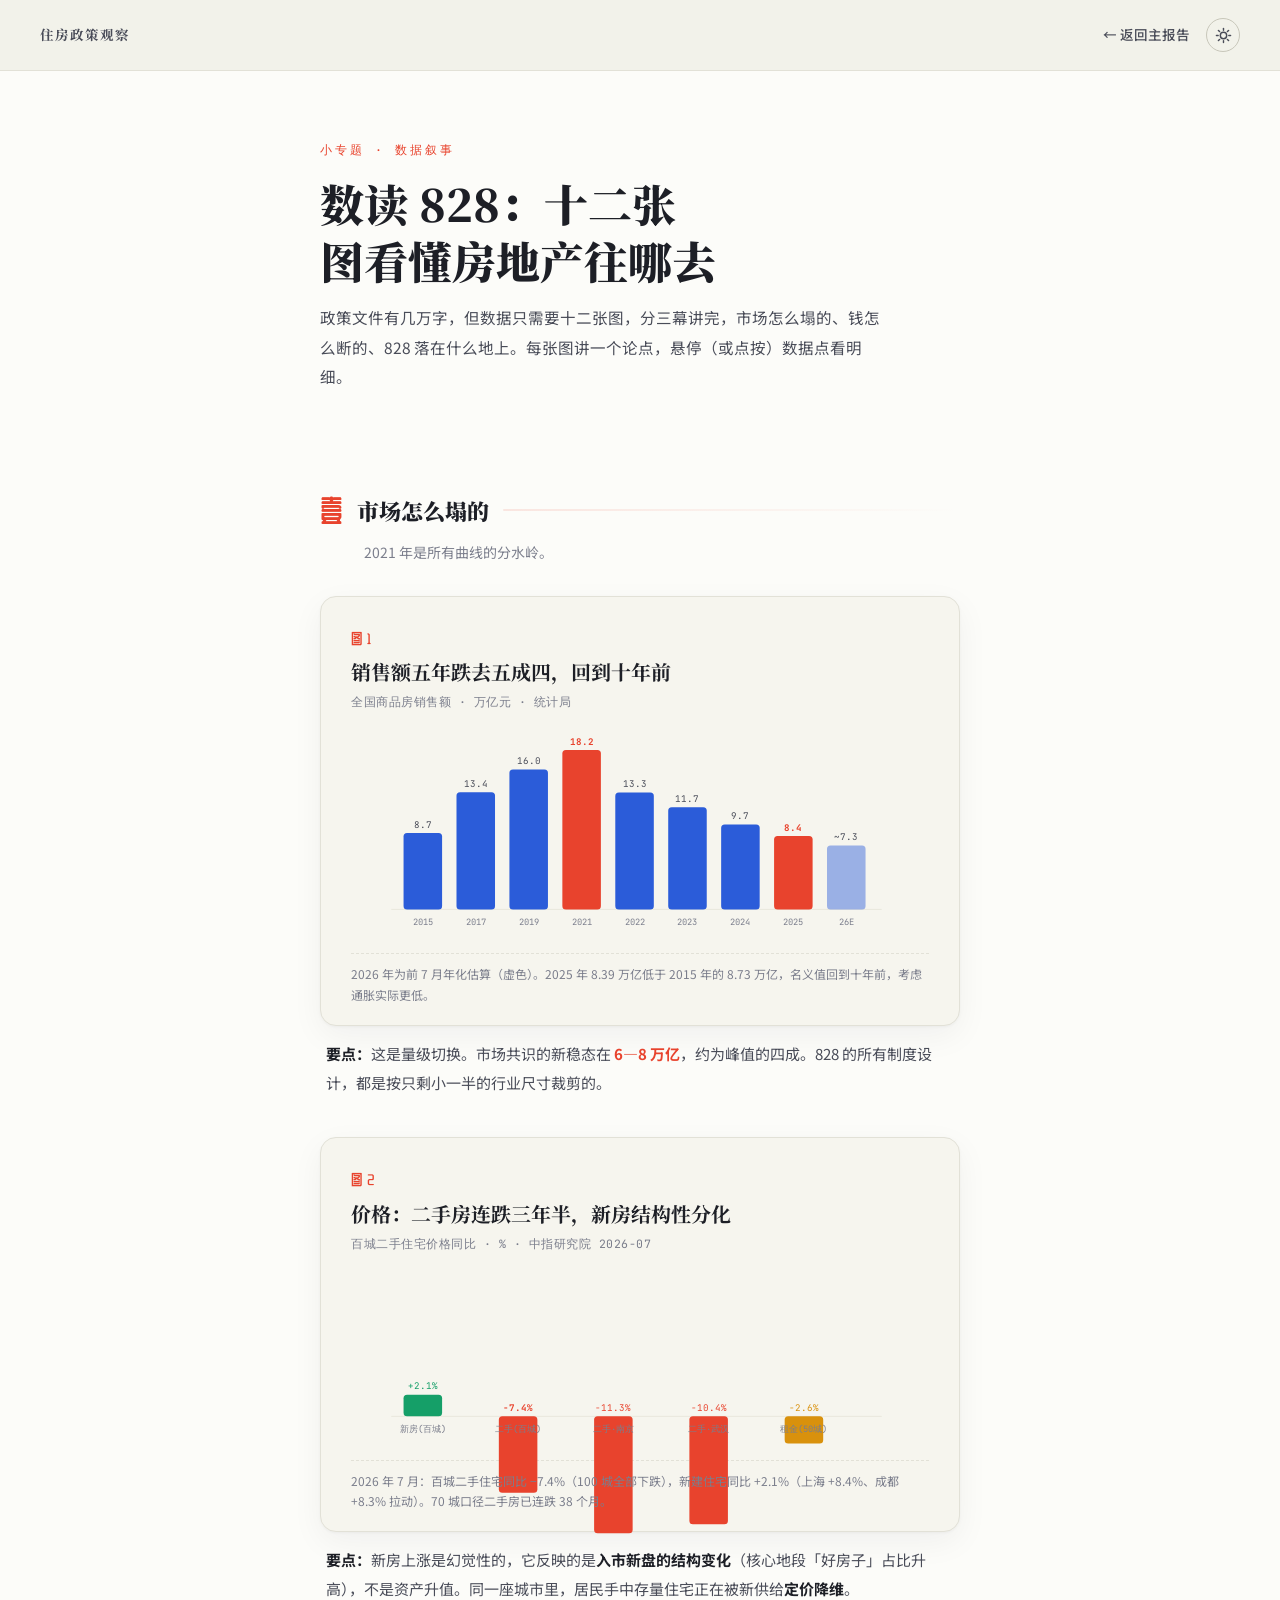
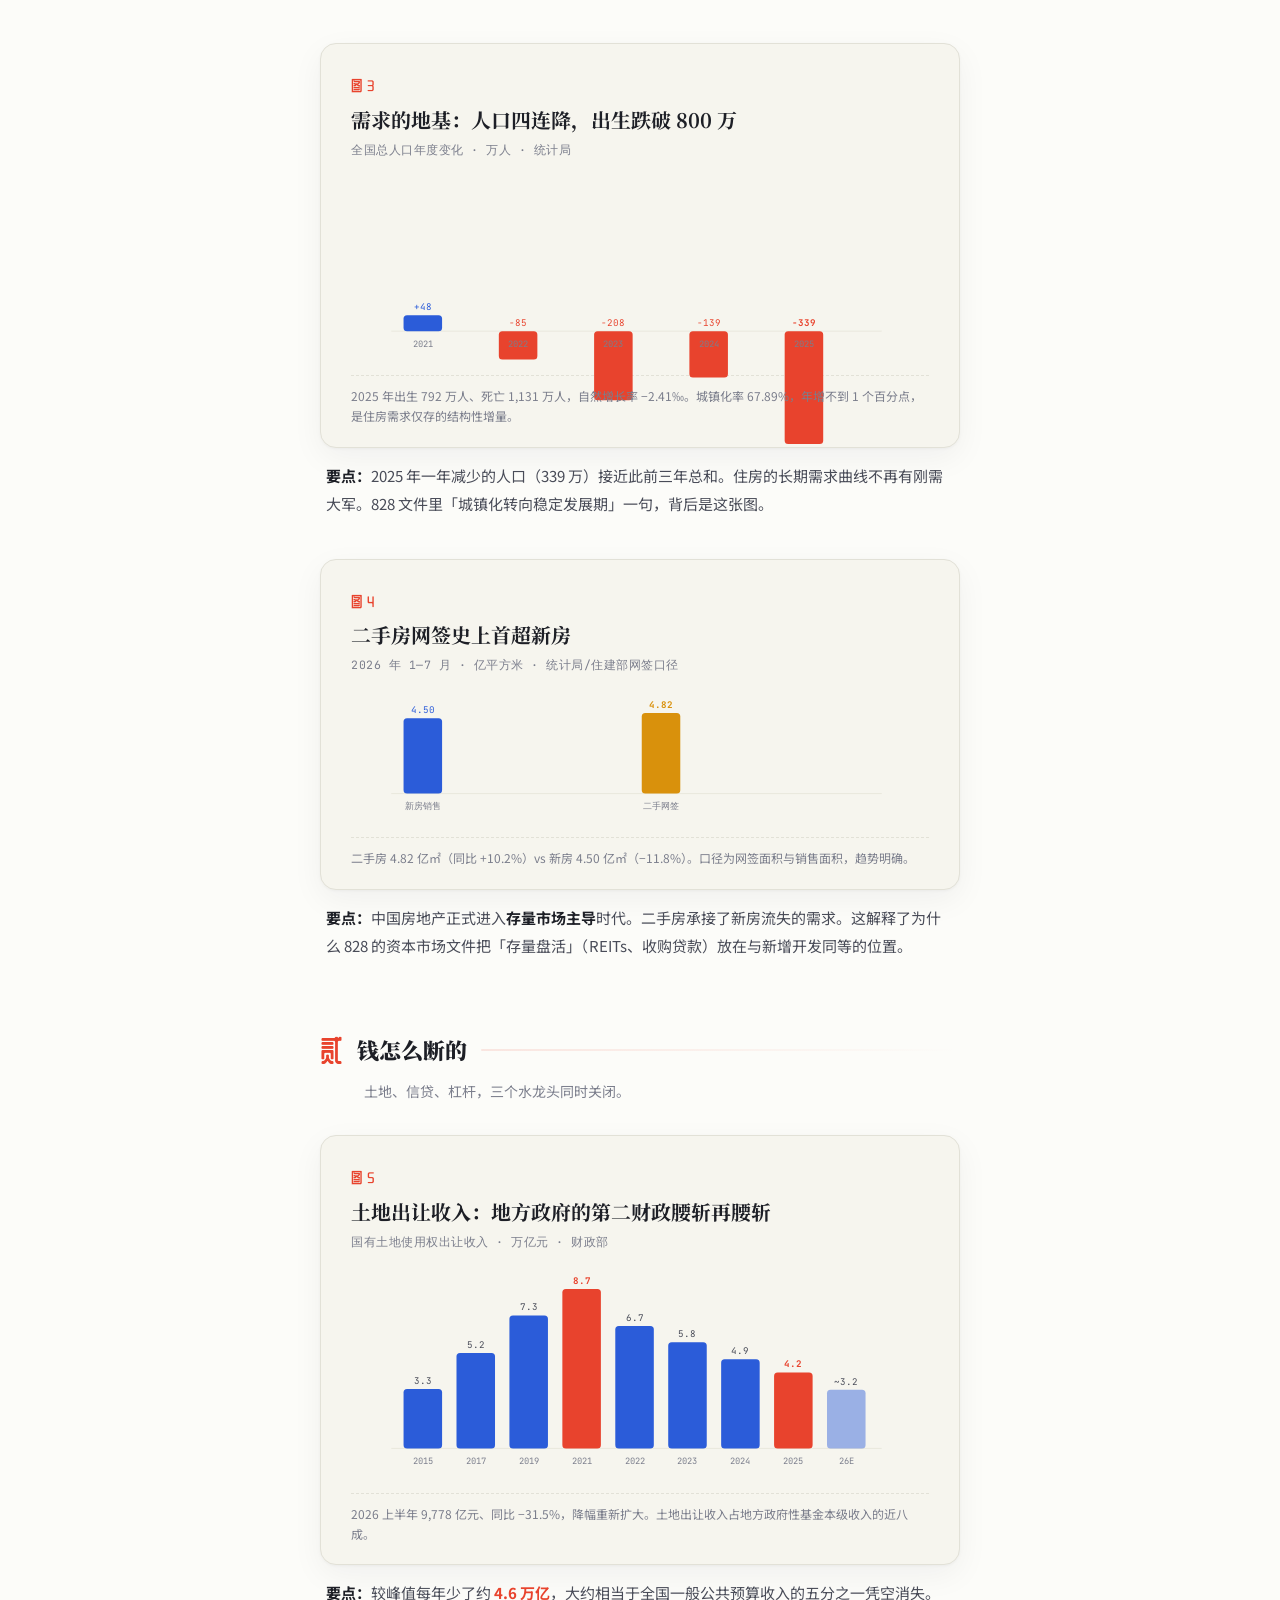
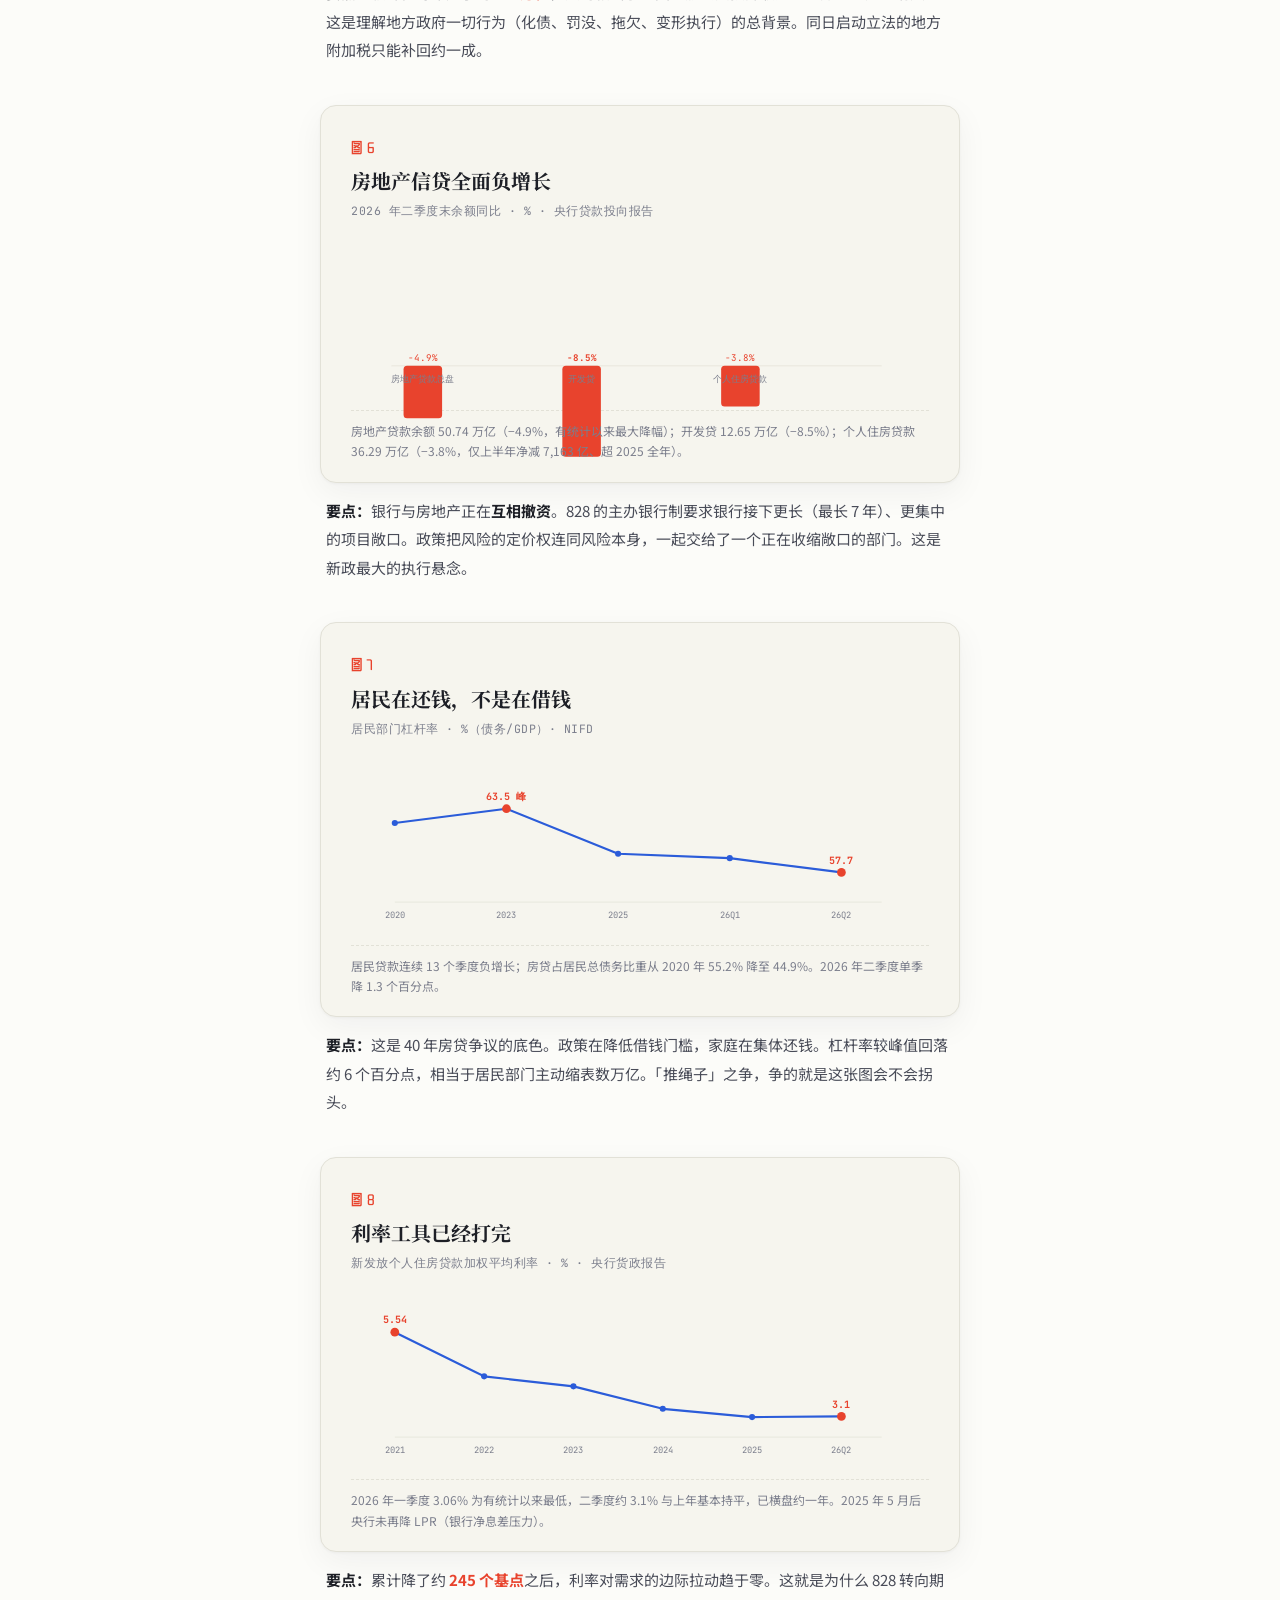
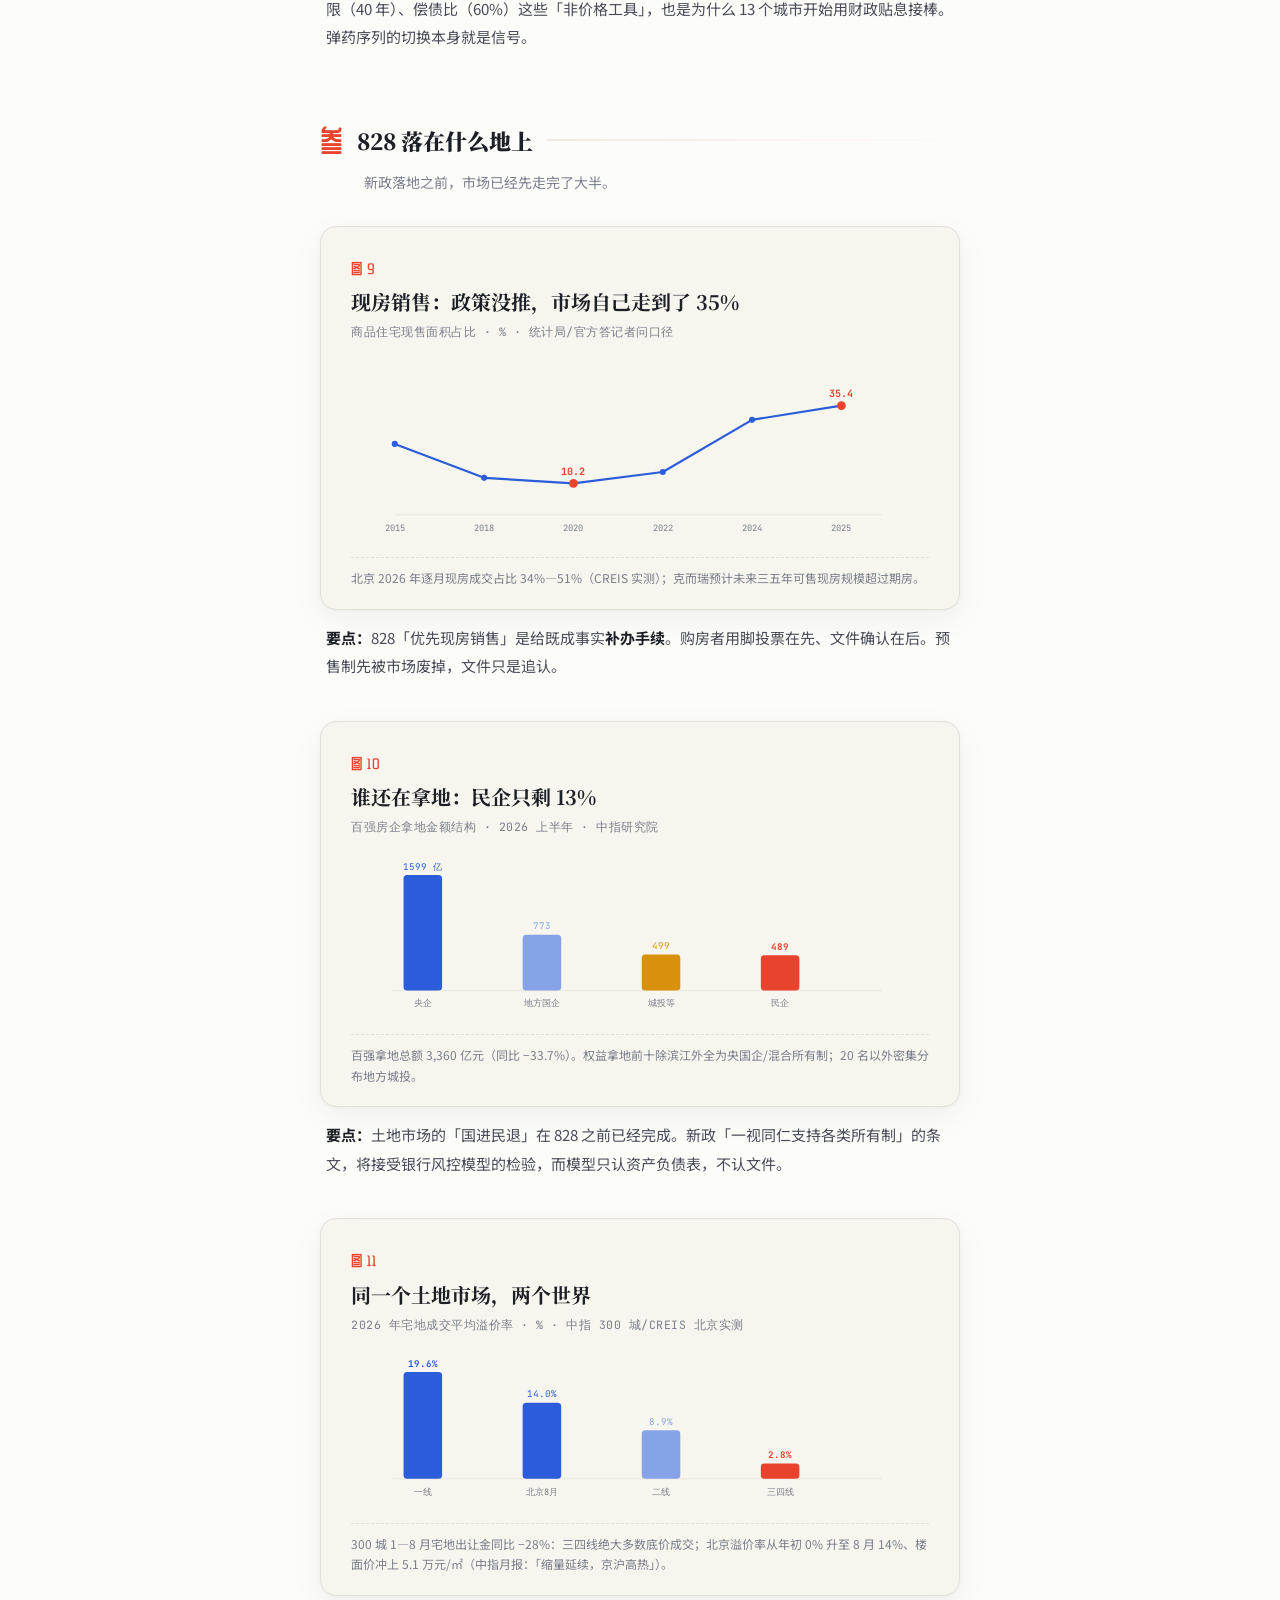
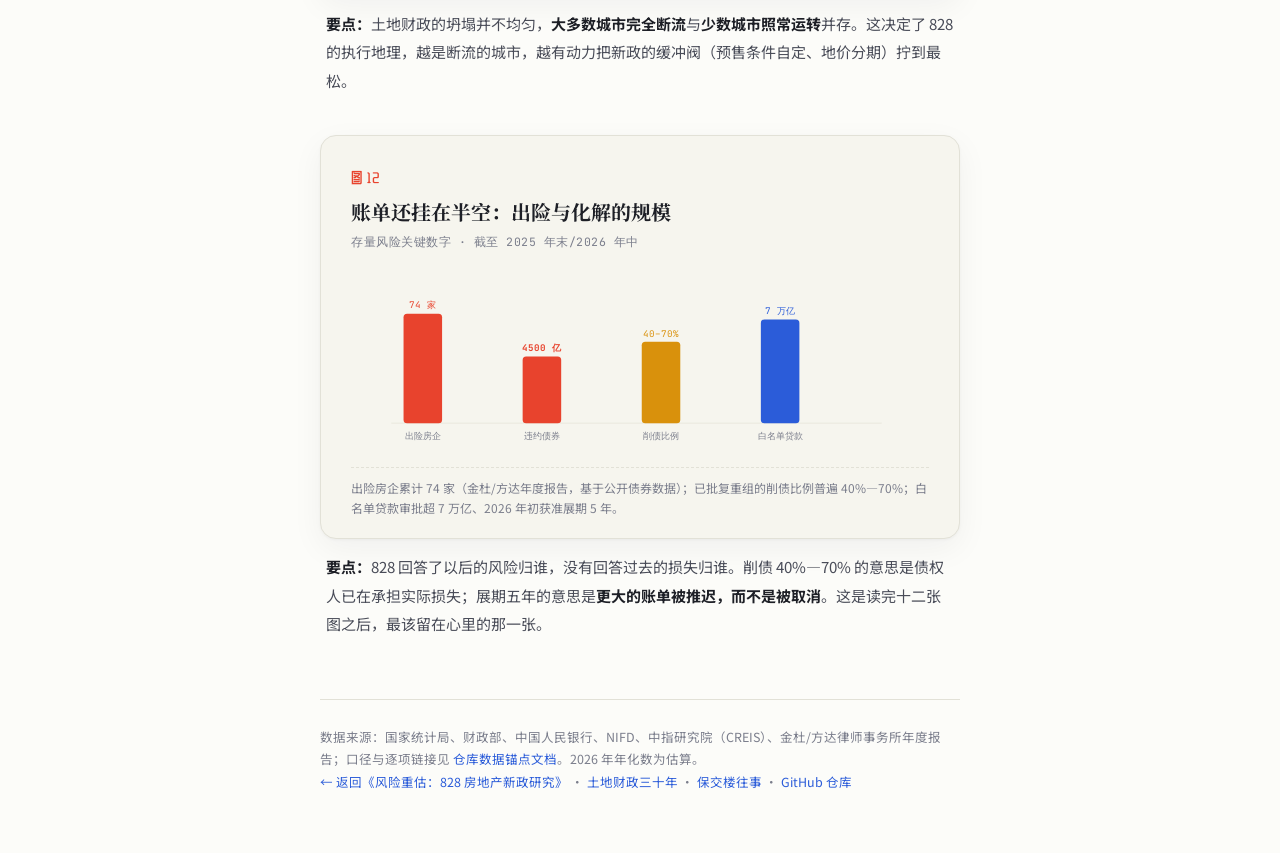
<file: docs/topics/in-charts.html>
<!DOCTYPE html>
<html lang="zh-CN">
<head>
<meta charset="UTF-8">
<meta name="viewport" content="width=device-width, initial-scale=1.0">
<title>数读828：十二张图</title>
<script>
try {
  var t = localStorage.getItem('hpw-theme');
  if (t === 'dark' || t === 'light') document.documentElement.setAttribute('data-theme', t);
} catch (e) {}
</script>
<link rel="preconnect" href="https://fonts.googleapis.com">
<link rel="preconnect" href="https://fonts.gstatic.com" crossorigin>
<link rel="stylesheet" href="https://fonts.googleapis.com/css2?family=Noto+Serif+SC:wght@400;700;900&family=Noto+Sans+SC:wght@300;400;500;700&family=Spectral:ital,wght@0,400;0,500;1,400&family=JetBrains+Mono:wght@400;500&family=ZCOOL+QingKe+HuangYou&display=swap">
<style>
:root {
  --paper: #fcfcf9; --paper-deep: #f2f2ea; --paper-panel: #f6f5ee;
  --ink: #1d1f26; --ink-2: #494c58; --ink-3: #7b7e8c;
  --hairline: #e2e1d7; --hairline-2: #c8c7ba;
  --seal: #e8432d; --seal-soft: #e8432d1f;
  --tag-blue: #2b5cd9; --tag-blue-2: #86a3e8; --tag-gold: #d9910c; --good: #159f68;
  --chart-grid: #e7e6db;
  --mono: 'JetBrains Mono', monospace;
  --serif: 'Noto Serif SC', serif;
  --sans: 'Noto Sans SC', sans-serif;
  --num: 'ZCOOL QingKe HuangYou', 'Spectral', 'Noto Serif SC', serif;
}
@media (prefers-color-scheme: dark) {
  :root:not([data-theme="light"]) {
    --paper: #15171e; --paper-deep: #1b1e26; --paper-panel: #20232d;
    --ink: #e9eae4; --ink-2: #b3b6bf; --ink-3: #82858f;
    --hairline: #333640; --hairline-2: #464a56;
    --seal: #ff6a4d; --seal-soft: #ff6a4d24;
    --tag-blue: #82a5ff; --tag-blue-2: #4a68b3; --tag-gold: #f0b83d; --good: #43c98b;
    --chart-grid: #343744;
  }
}
:root[data-theme="dark"] {
  --paper: #15171e; --paper-deep: #1b1e26; --paper-panel: #20232d;
  --ink: #e9eae4; --ink-2: #b3b6bf; --ink-3: #82858f;
  --hairline: #333640; --hairline-2: #464a56;
  --seal: #ff6a4d; --seal-soft: #ff6a4d24;
  --tag-blue: #82a5ff; --tag-blue-2: #4a68b3; --tag-gold: #f0b83d; --good: #43c98b;
  --chart-grid: #343744;
}
* { margin: 0; padding: 0; box-sizing: border-box; }
[hidden] { display: none !important; }
body { font-family: var(--sans); background: var(--paper); color: var(--ink); font-size: 16px; line-height: 1.9; -webkit-font-smoothing: antialiased; }
.shell { max-width: 720px; margin: 0 auto; padding: 0 clamp(24px, 6vw, 40px); }
.top-nav { display: flex; align-items: center; justify-content: space-between; padding: 18px clamp(24px, 6vw, 40px); border-bottom: 1px solid var(--hairline); background: var(--paper-deep); position: sticky; top: 0; z-index: 50; }
.top-nav a { font-size: 13.5px; color: var(--ink-2); text-decoration: none; font-weight: 500; }
.top-nav a:hover { color: var(--seal); }
.top-nav .brand { font-family: var(--serif); font-weight: 700; letter-spacing: 1px; }
.theme-toggle { background: none; border: 1px solid var(--hairline-2); border-radius: 50%; width: 34px; height: 34px; cursor: pointer; color: var(--ink-2); display: flex; align-items: center; justify-content: center; }
.theme-toggle svg { width: 17px; height: 17px; }

header.hero { padding: 68px 0 30px; position: relative; overflow: hidden; }
.kicker { font-family: var(--mono); font-size: 11.5px; letter-spacing: 3px; color: var(--seal); margin-bottom: 14px; }
h1 { font-family: var(--serif); font-size: clamp(30px, 6.4vw, 44px); font-weight: 900; line-height: 1.3; margin-bottom: 14px; text-wrap: balance; }
.dek { font-size: 15.5px; color: var(--ink-2); max-width: 560px; }

/* 图卡 */
.fig {
  background: var(--paper-panel);
  border: 1px solid var(--hairline);
  border-radius: 16px;
  padding: 28px clamp(18px, 4vw, 30px) 20px;
  margin: 30px 0 14px;
  box-shadow: 0 1px 3px rgba(20,22,30,.04), 0 10px 32px rgba(20,22,30,.05);
}
.fig-no {
  font-family: var(--num);
  font-size: 15px;
  color: var(--seal);
  letter-spacing: 1px;
  margin-bottom: 4px;
}
.fig h2 { font-family: var(--serif); font-size: 20px; font-weight: 700; line-height: 1.5; margin-bottom: 4px; text-wrap: balance; }
.fig .sub { font-family: var(--mono); font-size: 11.5px; color: var(--ink-3); margin-bottom: 16px; letter-spacing: .5px; }
.fig svg { width: 100%; height: auto; display: block; overflow: visible; }
.fig .note { font-size: 12px; color: var(--ink-3); border-top: 1px dashed var(--hairline); margin-top: 14px; padding-top: 10px; line-height: 1.7; }
.fig [data-tip] { cursor: crosshair; }
.fig .bar { transition: opacity .15s; }
.fig .bar:hover { opacity: .75; }
.takeaway {
  font-size: 15px;
  color: var(--ink-2);
  margin: 0 0 40px;
  padding: 0 6px;
}
.takeaway b { color: var(--ink); }
.takeaway .hl { color: var(--seal); font-weight: 700; }

/* 章节分隔 */
.act {
  margin: 68px 0 8px;
  display: flex;
  align-items: center;
  gap: 14px;
}
.act .n {
  font-family: var(--num);
  font-size: 30px;
  color: var(--seal);
  line-height: 1;
}
.act h3 { font-family: var(--serif); font-size: 22px; font-weight: 900; }
.act::after { content: ''; flex: 1; height: 2px; border-radius: 2px; background: linear-gradient(90deg, var(--seal-soft), transparent); }
.act-dek { font-size: 14px; color: var(--ink-3); margin-bottom: 8px; padding-left: 44px; }

/* 悬停提示 */
.chart-tip {
  position: fixed; z-index: 120;
  background: color-mix(in srgb, var(--ink) 94%, var(--tag-blue));
  color: var(--paper);
  font-family: var(--mono); font-size: 12px; line-height: 1.7;
  padding: 8px 12px; border-radius: 10px;
  pointer-events: none; opacity: 0; transition: opacity .12s;
  max-width: 250px; white-space: pre-line;
  box-shadow: 0 4px 16px rgba(0,0,0,.25);
}
.chart-tip.show { opacity: 1; }

.reveal { opacity: 0; transform: translateY(16px); transition: opacity .55s cubic-bezier(.2,.7,.3,1), transform .55s cubic-bezier(.2,.7,.3,1); }
.reveal.in { opacity: 1; transform: none; }
@media (prefers-reduced-motion: reduce) { .reveal { opacity: 1; transform: none; transition: none; } }

footer { border-top: 1px solid var(--hairline); margin-top: 60px; padding: 26px 0 60px; font-size: 12.5px; color: var(--ink-3); line-height: 1.8; }
footer a { color: var(--tag-blue); text-decoration: none; }
</style>
</head>
<body>

<nav class="top-nav">
  <a href="../" class="brand">住房政策观察</a>
  <div style="display:flex; align-items:center; gap:16px;">
    <a href="../">← 返回主报告</a>
    <button class="theme-toggle" id="themeBtn" aria-label="切换明暗主题">
      <svg id="iconSun" viewBox="0 0 24 24" fill="none" stroke="currentColor" stroke-width="2" stroke-linecap="round"><circle cx="12" cy="12" r="4.5"/><line x1="12" y1="2" x2="12" y2="4.5"/><line x1="12" y1="19.5" x2="12" y2="22"/><line x1="2" y1="12" x2="4.5" y2="12"/><line x1="19.5" y1="12" x2="22" y2="12"/><line x1="4.8" y1="4.8" x2="6.5" y2="6.5"/><line x1="17.5" y1="17.5" x2="19.2" y2="19.2"/><line x1="4.8" y1="19.2" x2="6.5" y2="17.5"/><line x1="17.5" y1="6.5" x2="19.2" y2="4.8"/></svg>
      <svg id="iconMoon" viewBox="0 0 24 24" fill="none" stroke="currentColor" stroke-width="2" stroke-linecap="round" stroke-linejoin="round" hidden><path d="M21 12.8A8.5 8.5 0 1 1 11.2 3a6.6 6.6 0 0 0 9.8 9.8z"/></svg>
    </button>
  </div>
</nav>

<div class="shell">

<header class="hero">
  <div class="kicker">小专题 · 数据叙事</div>
  <h1>数读 828：十二张图看懂房地产往哪去</h1>
  <p class="dek">政策文件有几万字，但数据只需要十二张图，分三幕讲完，市场怎么塌的、钱怎么断的、828 落在什么地上。每张图讲一个论点，悬停（或点按）数据点看明细。</p>
</header>

<!-- ============ 第一幕 ============ -->
<div class="act"><span class="n">壹</span><h3>市场怎么塌的</h3></div>
<p class="act-dek">2021 年是所有曲线的分水岭。</p>

<figure class="fig reveal">
  <div class="fig-no">图 1</div>
  <h2>销售额五年跌去五成四，回到十年前</h2>
  <div class="sub">全国商品房销售额 · 万亿元 · 统计局</div>
  <svg viewBox="0 0 660 240" role="img" aria-label="商品房销售额2015年8.7万亿升至2021年18.2万亿后跌至2025年8.4万亿">
    <g id="f1bars"></g>
  </svg>
  <div class="note">2026 年为前 7 月年化估算（虚色）。2025 年 8.39 万亿低于 2015 年的 8.73 万亿，名义值回到十年前，考虑通胀实际更低。</div>
</figure>
<p class="takeaway"><b>要点：</b>这是量级切换。市场共识的新稳态在 <span class="hl">6—8 万亿</span>，约为峰值的四成。828 的所有制度设计，都是按只剩小一半的行业尺寸裁剪的。</p>

<figure class="fig reveal">
  <div class="fig-no">图 2</div>
  <h2>价格：二手房连跌三年半，新房结构性分化</h2>
  <div class="sub">百城二手住宅价格同比 · % · 中指研究院 2026-07</div>
  <svg viewBox="0 0 660 200" role="img" aria-label="百城二手房同比负7.4%，一百城无一上涨；新房同比正2.1%">
    <g id="f2bars"></g>
  </svg>
  <div class="note">2026 年 7 月：百城二手住宅同比 −7.4%（100 城全部下跌），新建住宅同比 +2.1%（上海 +8.4%、成都 +8.3% 拉动）。70 城口径二手房已连跌 38 个月。</div>
</figure>
<p class="takeaway"><b>要点：</b>新房上涨是幻觉性的，它反映的是<b>入市新盘的结构变化</b>（核心地段「好房子」占比升高），不是资产升值。同一座城市里，居民手中存量住宅正在被新供给<b>定价降维</b>。</p>

<figure class="fig reveal">
  <div class="fig-no">图 3</div>
  <h2>需求的地基：人口四连降，出生跌破 800 万</h2>
  <div class="sub">全国总人口年度变化 · 万人 · 统计局</div>
  <svg viewBox="0 0 660 210" role="img" aria-label="人口2022年起负增长，2025年减少339万">
    <g id="f3bars"></g>
  </svg>
  <div class="note">2025 年出生 792 万人、死亡 1,131 万人，自然增长率 −2.41‰。城镇化率 67.89%，年增不到 1 个百分点，是住房需求仅存的结构性增量。</div>
</figure>
<p class="takeaway"><b>要点：</b>2025 年一年减少的人口（339 万）接近此前三年总和。住房的长期需求曲线不再有刚需大军。828 文件里「城镇化转向稳定发展期」一句，背后是这张图。</p>

<figure class="fig reveal">
  <div class="fig-no">图 4</div>
  <h2>二手房网签史上首超新房</h2>
  <div class="sub">2026 年 1—7 月 · 亿平方米 · 统计局/住建部网签口径</div>
  <svg viewBox="0 0 660 150" role="img" aria-label="二手房网签4.82亿平米超过新房销售4.50亿平米">
    <g id="f4bars"></g>
  </svg>
  <div class="note">二手房 4.82 亿㎡（同比 +10.2%）vs 新房 4.50 亿㎡（−11.8%）。口径为网签面积与销售面积，趋势明确。</div>
</figure>
<p class="takeaway"><b>要点：</b>中国房地产正式进入<b>存量市场主导</b>时代。二手房承接了新房流失的需求。这解释了为什么 828 的资本市场文件把「存量盘活」（REITs、收购贷款）放在与新增开发同等的位置。</p>

<!-- ============ 第二幕 ============ -->
<div class="act"><span class="n">贰</span><h3>钱怎么断的</h3></div>
<p class="act-dek">土地、信贷、杠杆，三个水龙头同时关闭。</p>

<figure class="fig reveal">
  <div class="fig-no">图 5</div>
  <h2>土地出让收入：地方政府的第二财政腰斩再腰斩</h2>
  <div class="sub">国有土地使用权出让收入 · 万亿元 · 财政部</div>
  <svg viewBox="0 0 660 240" role="img" aria-label="土地出让收入2021年8.7万亿跌至2025年4.15万亿，2026上半年同比再降31.5%">
    <g id="f5bars"></g>
  </svg>
  <div class="note">2026 上半年 9,778 亿元、同比 −31.5%，降幅重新扩大。土地出让收入占地方政府性基金本级收入的近八成。</div>
</figure>
<p class="takeaway"><b>要点：</b>较峰值每年少了约 <span class="hl">4.6 万亿</span>，大约相当于全国一般公共预算收入的五分之一凭空消失。这是理解地方政府一切行为（化债、罚没、拖欠、变形执行）的总背景。同日启动立法的地方附加税只能补回约一成。</p>

<figure class="fig reveal">
  <div class="fig-no">图 6</div>
  <h2>房地产信贷全面负增长</h2>
  <div class="sub">2026 年二季度末余额同比 · % · 央行贷款投向报告</div>
  <svg viewBox="0 0 660 180" role="img" aria-label="房地产贷款总盘负4.9%，开发贷负8.5%，个贷负3.8%">
    <g id="f6bars"></g>
  </svg>
  <div class="note">房地产贷款余额 50.74 万亿（−4.9%，有统计以来最大降幅）；开发贷 12.65 万亿（−8.5%）；个人住房贷款 36.29 万亿（−3.8%，仅上半年净减 7,163 亿、超 2025 全年）。</div>
</figure>
<p class="takeaway"><b>要点：</b>银行与房地产正在<b>互相撤资</b>。828 的主办银行制要求银行接下更长（最长 7 年）、更集中的项目敞口。政策把风险的定价权连同风险本身，一起交给了一个正在收缩敞口的部门。这是新政最大的执行悬念。</p>

<figure class="fig reveal">
  <div class="fig-no">图 7</div>
  <h2>居民在还钱，不是在借钱</h2>
  <div class="sub">居民部门杠杆率 · %（债务/GDP）· NIFD</div>
  <svg viewBox="0 0 660 200" role="img" aria-label="居民杠杆率从2023年峰值63.5%降至2026年中57.7%">
    <g id="f7line"></g>
  </svg>
  <div class="note">居民贷款连续 13 个季度负增长；房贷占居民总债务比重从 2020 年 55.2% 降至 44.9%。2026 年二季度单季降 1.3 个百分点。</div>
</figure>
<p class="takeaway"><b>要点：</b>这是 40 年房贷争议的底色。政策在降低借钱门槛，家庭在集体还钱。杠杆率较峰值回落约 6 个百分点，相当于居民部门主动缩表数万亿。「推绳子」之争，争的就是这张图会不会拐头。</p>

<figure class="fig reveal">
  <div class="fig-no">图 8</div>
  <h2>利率工具已经打完</h2>
  <div class="sub">新发放个人住房贷款加权平均利率 · % · 央行货政报告</div>
  <svg viewBox="0 0 660 200" role="img" aria-label="房贷利率从2021年约5.5%降至3.06%历史最低后横盘一年"><g id="f8line"></g></svg>
  <div class="note">2026 年一季度 3.06% 为有统计以来最低，二季度约 3.1% 与上年基本持平，已横盘约一年。2025 年 5 月后央行未再降 LPR（银行净息差压力）。</div>
</figure>
<p class="takeaway"><b>要点：</b>累计降了约 <span class="hl">245 个基点</span>之后，利率对需求的边际拉动趋于零。这就是为什么 828 转向期限（40 年）、偿债比（60%）这些「非价格工具」，也是为什么 13 个城市开始用财政贴息接棒。弹药序列的切换本身就是信号。</p>

<!-- ============ 第三幕 ============ -->
<div class="act"><span class="n">叁</span><h3>828 落在什么地上</h3></div>
<p class="act-dek">新政落地之前，市场已经先走完了大半。</p>

<figure class="fig reveal">
  <div class="fig-no">图 9</div>
  <h2>现房销售：政策没推，市场自己走到了 35%</h2>
  <div class="sub">商品住宅现售面积占比 · % · 统计局/官方答记者问口径</div>
  <svg viewBox="0 0 660 210" role="img" aria-label="现房占比从2020年10.2%升至2025年35.4%"><g id="f9line"></g></svg>
  <div class="note">北京 2026 年逐月现房成交占比 34%—51%（CREIS 实测）；克而瑞预计未来三五年可售现房规模超过期房。</div>
</figure>
<p class="takeaway"><b>要点：</b>828「优先现房销售」是给既成事实<b>补办手续</b>。购房者用脚投票在先、文件确认在后。预售制先被市场废掉，文件只是追认。</p>

<figure class="fig reveal">
  <div class="fig-no">图 10</div>
  <h2>谁还在拿地：民企只剩 13%</h2>
  <div class="sub">百强房企拿地金额结构 · 2026 上半年 · 中指研究院</div>
  <svg viewBox="0 0 660 190" role="img" aria-label="央企43%地方国企21%城投等其他占比之外民企仅13%"><g id="f10bars"></g></svg>
  <div class="note">百强拿地总额 3,360 亿元（同比 −33.7%）。权益拿地前十除滨江外全为央国企/混合所有制；20 名以外密集分布地方城投。</div>
</figure>
<p class="takeaway"><b>要点：</b>土地市场的「国进民退」在 828 之前已经完成。新政「一视同仁支持各类所有制」的条文，将接受银行风控模型的检验，而模型只认资产负债表，不认文件。</p>

<figure class="fig reveal">
  <div class="fig-no">图 11</div>
  <h2>同一个土地市场，两个世界</h2>
  <div class="sub">2026 年宅地成交平均溢价率 · % · 中指 300 城/CREIS 北京实测</div>
  <svg viewBox="0 0 660 180" role="img" aria-label="一线19.6%，二线8.9%，三四线2.8%，北京8月13.97%"><g id="f11bars"></g></svg>
  <div class="note">300 城 1—8 月宅地出让金同比 −28%：三四线绝大多数底价成交；北京溢价率从年初 0% 升至 8 月 14%、楼面价冲上 5.1 万元/㎡（中指月报：「缩量延续，京沪高热」）。</div>
</figure>
<p class="takeaway"><b>要点：</b>土地财政的坍塌并不均匀，<b>大多数城市完全断流</b>与<b>少数城市照常运转</b>并存。这决定了 828 的执行地理，越是断流的城市，越有动力把新政的缓冲阀（预售条件自定、地价分期）拧到最松。</p>

<figure class="fig reveal">
  <div class="fig-no">图 12</div>
  <h2>账单还挂在半空：出险与化解的规模</h2>
  <div class="sub">存量风险关键数字 · 截至 2025 年末/2026 年中</div>
  <svg viewBox="0 0 660 210" role="img" aria-label="74家出险房企、4500亿违约债券、削债40-70%、白名单7万亿"><g id="f12bars"></g></svg>
  <div class="note">出险房企累计 74 家（金杜/方达年度报告，基于公开债券数据）；已批复重组的削债比例普遍 40%—70%；白名单贷款审批超 7 万亿、2026 年初获准展期 5 年。</div>
</figure>
<p class="takeaway"><b>要点：</b>828 回答了以后的风险归谁，没有回答过去的损失归谁。削债 40%—70% 的意思是债权人已在承担实际损失；展期五年的意思是<b>更大的账单被推迟，而不是被取消</b>。这是读完十二张图之后，最该留在心里的那一张。</p>

<footer>
  数据来源：国家统计局、财政部、中国人民银行、NIFD、中指研究院（CREIS）、金杜/方达律师事务所年度报告；口径与逐项链接见 <a href="https://github.com/hemayou/housing-policy-watch/blob/main/research/data/2026-08-公开数据锚点.md">仓库数据锚点文档</a>。2026 年年化数为估算。<br>
  <a href="../">← 返回《风险重估：828 房地产新政研究》</a> · <a href="land-finance-30y.html">土地财政三十年</a> · <a href="baojiaolou.html">保交楼往事</a> · <a href="https://github.com/hemayou/housing-policy-watch">GitHub 仓库</a>
</footer>

</div>

<script>
(function () {
  /* ---- 主题 ---- */
  var root = document.documentElement;
  var themeBtn = document.getElementById('themeBtn');
  var iconSun = document.getElementById('iconSun');
  var iconMoon = document.getElementById('iconMoon');
  function currentTheme() {
    var a = root.getAttribute('data-theme');
    if (a) return a;
    return matchMedia('(prefers-color-scheme: dark)').matches ? 'dark' : 'light';
  }
  function renderIcon() {
    var dark = currentTheme() === 'dark';
    iconSun.hidden = !dark; iconMoon.hidden = dark;
  }
  themeBtn.addEventListener('click', function () {
    var next = currentTheme() === 'dark' ? 'light' : 'dark';
    root.setAttribute('data-theme', next);
    try { localStorage.setItem('hpw-theme', next); } catch (e) {}
    renderIcon();
  });
  renderIcon();

  /* ---- SVG 工具 ---- */
  var NS = 'http://www.w3.org/2000/svg';
  function el(tag, attrs, parent) {
    var e = document.createElementNS(NS, tag);
    for (var k in attrs) e.setAttribute(k, attrs[k]);
    if (parent) parent.appendChild(e);
    return e;
  }
  function txt(parent, x, y, s, attrs) {
    var t = el('text', Object.assign({ x: x, y: y, 'font-family': "JetBrains Mono, monospace", 'font-size': 11, fill: 'var(--ink-3)' }, attrs || {}), parent);
    t.textContent = s;
    return t;
  }

  /* 通用柱状图：data=[{l:标签,v:数值,tip,cls}] */
  function bars(gid, data, opt) {
    var g = document.getElementById(gid);
    if (!g) return;
    var W = opt.w || 600, H = opt.h, X0 = 46, Y0 = H - 34;
    var max = opt.max || Math.max.apply(null, data.map(function (d) { return Math.abs(d.v); }));
    var bw = Math.min(44, (W - X0) / data.length - 8);
    el('line', { x1: X0, y1: Y0, x2: X0 + W - 40, y2: Y0, stroke: 'var(--chart-grid)' }, g);
    data.forEach(function (d, i) {
      var x = X0 + 14 + i * ((W - X0 - 10) / data.length);
      var h = Math.abs(d.v) / max * (Y0 - 24);
      var y = d.v >= 0 ? Y0 - h : Y0;
      var r = el('rect', { class: 'bar', x: x, y: y, width: bw, height: Math.max(h, 2), rx: 4, fill: d.color || 'var(--tag-blue)', 'data-tip': d.tip || (d.l + '：' + d.v) }, g);
      if (d.dashed) { r.setAttribute('opacity', '.45'); }
      txt(g, x + bw / 2, H - 16, d.l, { 'text-anchor': 'middle', 'font-size': 10 });
      if (d.showV !== false) txt(g, x + bw / 2, y - 6 < 12 ? y + 14 : y - 6, d.vs || String(d.v), { 'text-anchor': 'middle', 'font-size': 10.5, fill: d.color || 'var(--ink-2)', 'font-weight': d.bold ? '700' : '400' });
    });
  }

  /* 通用折线图 data=[{l,v,tip}] */
  function line(gid, data, opt) {
    var g = document.getElementById(gid);
    if (!g) return;
    var W = opt.w || 600, H = opt.h, X0 = 50, Y0 = H - 32;
    var min = opt.min !== undefined ? opt.min : Math.min.apply(null, data.map(function (d) { return d.v; }));
    var max = opt.max !== undefined ? opt.max : Math.max.apply(null, data.map(function (d) { return d.v; }));
    var span = max - min || 1;
    el('line', { x1: X0, y1: Y0, x2: X0 + W - 44, y2: Y0, stroke: 'var(--chart-grid)' }, g);
    var pts = data.map(function (d, i) {
      var x = X0 + i * ((W - X0 - 40) / (data.length - 1));
      var y = Y0 - (d.v - min) / span * (Y0 - 30);
      return { x: x, y: y, d: d };
    });
    el('polyline', { points: pts.map(function (p) { return p.x + ',' + p.y; }).join(' '), fill: 'none', stroke: 'var(--tag-blue)', 'stroke-width': 2.5, 'stroke-linejoin': 'round' }, g);
    pts.forEach(function (p, i) {
      var isKey = p.d.key;
      el('circle', { cx: p.x, cy: p.y, r: isKey ? 5 : 3.5, fill: isKey ? 'var(--seal)' : 'var(--tag-blue)' }, g);
      el('circle', { cx: p.x, cy: p.y, r: 14, fill: 'transparent', 'data-tip': p.d.tip || (p.d.l + '：' + p.d.v) }, g);
      if (p.d.lb !== false) txt(g, p.x, H - 14, p.d.l, { 'text-anchor': 'middle', 'font-size': 10 });
      if (isKey) txt(g, p.x, p.y - 10, p.d.vs || String(p.d.v), { 'text-anchor': 'middle', fill: 'var(--seal)', 'font-weight': '700', 'font-size': 11.5 });
    });
  }

  /* 图1 销售额 */
  bars('f1bars', [
    { l: '2015', v: 8.73, vs: '8.7', tip: '2015：8.73 万亿' },
    { l: '2017', v: 13.37, vs: '13.4', tip: '2017：13.37 万亿' },
    { l: '2019', v: 15.97, vs: '16.0', tip: '2019：15.97 万亿' },
    { l: '2021', v: 18.19, vs: '18.2', color: 'var(--seal)', bold: true, tip: '2021 峰值：18.19 万亿' },
    { l: '2022', v: 13.33, vs: '13.3', tip: '2022：13.33 万亿（−26.7%）' },
    { l: '2023', v: 11.66, vs: '11.7', tip: '2023：11.66 万亿' },
    { l: '2024', v: 9.68, vs: '9.7', tip: '2024：9.68 万亿' },
    { l: '2025', v: 8.39, vs: '8.4', color: 'var(--seal)', bold: true, tip: '2025：8.39 万亿——低于 2015 年' },
    { l: '26E', v: 7.3, vs: '~7.3', dashed: true, tip: '2026 年化估算：约 7.3 万亿\n（前 7 月 4.27 万亿、−13.1%）' }
  ], { h: 240 });

  /* 图2 价格同比 */
  bars('f2bars', [
    { l: '新房(百城)', v: 2.09, vs: '+2.1%', color: 'var(--good)', tip: '百城新建住宅同比 +2.09%\n结构性：核心城市新盘拉动' },
    { l: '二手(百城)', v: -7.37, vs: '−7.4%', color: 'var(--seal)', bold: true, tip: '百城二手住宅同比 −7.37%\n100 城全部下跌' },
    { l: '二手·南京', v: -11.28, vs: '−11.3%', color: 'var(--seal)', tip: '南京二手同比 −11.28%' },
    { l: '二手·武汉', v: -10.4, vs: '−10.4%', color: 'var(--seal)', tip: '武汉二手同比 −10.40%' },
    { l: '租金(50城)', v: -2.62, vs: '−2.6%', color: 'var(--tag-gold)', tip: '50 城住宅租金同比 −2.62%\n仅 4 城上涨' }
  ], { h: 200, max: 12 });

  /* 图3 人口变化 */
  bars('f3bars', [
    { l: '2021', v: 48, vs: '+48', color: 'var(--tag-blue)', tip: '2021：+48 万人（最后一年正增长）' },
    { l: '2022', v: -85, vs: '−85', color: 'var(--seal)', tip: '2022：−85 万，首次负增长' },
    { l: '2023', v: -208, vs: '−208', color: 'var(--seal)', tip: '2023：−208 万' },
    { l: '2024', v: -139, vs: '−139', color: 'var(--seal)', tip: '2024：−139 万' },
    { l: '2025', v: -339, vs: '−339', color: 'var(--seal)', bold: true, tip: '2025：−339 万\n出生 792 万、死亡 1,131 万' }
  ], { h: 210, max: 400 });

  /* 图4 二手vs新房 */
  bars('f4bars', [
    { l: '新房销售', v: 4.50, vs: '4.50', color: 'var(--tag-blue)', tip: '新建商品房销售面积 4.50 亿㎡\n同比 −11.8%' },
    { l: '二手网签', v: 4.82, vs: '4.82', color: 'var(--tag-gold)', bold: true, tip: '二手房交易网签面积 4.82 亿㎡\n同比 +10.2%——历史首超新房' }
  ], { h: 150 });

  /* 图5 土地出让 */
  bars('f5bars', [
    { l: '2015', v: 3.25, vs: '3.3', tip: '2015：3.25 万亿' },
    { l: '2017', v: 5.21, vs: '5.2', tip: '2017：5.21 万亿' },
    { l: '2019', v: 7.26, vs: '7.3', tip: '2019：7.26 万亿' },
    { l: '2021', v: 8.71, vs: '8.7', color: 'var(--seal)', bold: true, tip: '2021 峰值：8.71 万亿\n= GDP 7.4%、地方两本预算 35.9%' },
    { l: '2022', v: 6.69, vs: '6.7', tip: '2022：6.69 万亿' },
    { l: '2023', v: 5.80, vs: '5.8', tip: '2023：5.80 万亿' },
    { l: '2024', v: 4.87, vs: '4.9', tip: '2024：4.87 万亿' },
    { l: '2025', v: 4.15, vs: '4.2', color: 'var(--seal)', bold: true, tip: '2025：4.15 万亿——峰值的 48%' },
    { l: '26E', v: 3.2, vs: '~3.2', dashed: true, tip: '2026 走势：上半年 9,778 亿\n同比 −31.5%，降幅重新扩大' }
  ], { h: 240 });

  /* 图6 信贷负增长 */
  bars('f6bars', [
    { l: '房地产贷款总盘', v: -4.9, vs: '−4.9%', color: 'var(--seal)', tip: '余额 50.74 万亿\n有统计以来最大降幅' },
    { l: '开发贷', v: -8.5, vs: '−8.5%', color: 'var(--seal)', bold: true, tip: '余额 12.65 万亿\n上半年减少 5,402 亿' },
    { l: '个人住房贷款', v: -3.8, vs: '−3.8%', color: 'var(--seal)', tip: '余额 36.29 万亿\n上半年净减 7,163 亿、超 2025 全年' }
  ], { h: 180, max: 10 });

  /* 图7 居民杠杆率 */
  line('f7line', [
    { l: '2020', v: 62.2, tip: '2020 末：62.2%' },
    { l: '2023', v: 63.5, key: true, vs: '63.5 峰', tip: '2023 末：约 63.5%（峰值附近）' },
    { l: '2025', v: 59.4, tip: '2025 末：59.4%' },
    { l: '26Q1', v: 59.0, tip: '2026 一季度末：59.0%' },
    { l: '26Q2', v: 57.7, key: true, vs: '57.7', tip: '2026 二季度末：57.7%\n单季降 1.3 个百分点' }
  ], { h: 200, min: 55, max: 66 });

  /* 图8 房贷利率 */
  line('f8line', [
    { l: '2021', v: 5.54, key: true, vs: '5.54', tip: '2021 年三季度：约 5.54%\n（贝壳百城口径首套曾达 5.73%）' },
    { l: '2022', v: 4.26, tip: '2022 末：约 4.26%' },
    { l: '2023', v: 3.97, tip: '2023 末：约 3.97%' },
    { l: '2024', v: 3.32, tip: '2024 末：约 3.32%' },
    { l: '2025', v: 3.08, tip: '2025 末：约 3.08%' },
    { l: '26Q2', v: 3.1, key: true, vs: '3.1', tip: '2026 二季度：约 3.1%\n一季度 3.06% 为历史最低，横盘一年' }
  ], { h: 200, min: 2.5, max: 6 });

  /* 图9 现房占比 */
  line('f9line', [
    { l: '2015', v: 23, tip: '2015：约 23%' },
    { l: '2018', v: 12, tip: '2018：约 12%' },
    { l: '2020', v: 10.2, key: true, vs: '10.2', tip: '2020：10.2%——预售制的顶峰' },
    { l: '2022', v: 13.9, tip: '2022：13.9%（停贷潮转折）' },
    { l: '2024', v: 30.8, tip: '2024：30.8%' },
    { l: '2025', v: 35.4, key: true, vs: '35.4', tip: '2025 前三季度：35.4%\n五年翻两番' }
  ], { h: 210, min: 0, max: 42 });

  /* 图10 拿地结构 */
  bars('f10bars', [
    { l: '央企', v: 1599, vs: '1599 亿', color: 'var(--tag-blue)', tip: '央企：约 1,599 亿（43%）\n同比 −48% 但份额居首' },
    { l: '地方国企', v: 773, vs: '773', color: 'var(--tag-blue-2)', tip: '地方国企：约 773 亿（21%）' },
    { l: '城投等', v: 499, vs: '499', color: 'var(--tag-gold)', tip: '城投等主体：约 499 亿\n拿地榜 20 名以外密集分布' },
    { l: '民企', v: 489, vs: '489', color: 'var(--seal)', bold: true, tip: '民企：仅 489 亿（13%）\n作为群体已基本退出土地市场' }
  ], { h: 190 });

  /* 图11 溢价率分层 */
  bars('f11bars', [
    { l: '一线', v: 19.6, vs: '19.6%', color: 'var(--tag-blue)', bold: true, tip: '一线城市宅地平均溢价率 19.6%' },
    { l: '北京8月', v: 13.97, vs: '14.0%', color: 'var(--tag-blue)', tip: '北京 8 月：13.97%\n楼面均价 51,220 元/㎡（CREIS 实测）' },
    { l: '二线', v: 8.9, vs: '8.9%', color: 'var(--tag-blue-2)', tip: '二线城市：8.9%' },
    { l: '三四线', v: 2.8, vs: '2.8%', color: 'var(--seal)', bold: true, tip: '三四线：2.8%\n绝大多数地块底价成交' }
  ], { h: 180 });

  /* 图12 存量账单 */
  bars('f12bars', [
    { l: '出险房企', v: 74, vs: '74 家', color: 'var(--seal)', tip: '累计出险房企 74 家（截至 2025 末）' },
    { l: '违约债券', v: 45, vs: '4500 亿', color: 'var(--seal)', bold: true, tip: '违约债券超 4,500 亿元（466 只）' },
    { l: '削债比例', v: 55, vs: '40–70%', color: 'var(--tag-gold)', tip: '已批复重组方案的普遍削债比例\n债权人已承担实际损失' },
    { l: '白名单贷款', v: 70, vs: '7 万亿', color: 'var(--tag-blue)', tip: '白名单贷款审批超 7 万亿\n2026 年初获准展期 5 年' }
  ], { h: 210, max: 90 });

  /* ---- 提示层 ---- */
  var tip = document.createElement('div');
  tip.className = 'chart-tip';
  document.body.appendChild(tip);
  function showTip(elm, x, y) {
    tip.textContent = elm.getAttribute('data-tip');
    tip.classList.add('show');
    var w = tip.offsetWidth, h = tip.offsetHeight;
    var left = Math.min(Math.max(8, x - w / 2), window.innerWidth - w - 8);
    var top = y - h - 14;
    if (top < 8) top = y + 18;
    tip.style.left = left + 'px';
    tip.style.top = top + 'px';
  }
  function hideTip() { tip.classList.remove('show'); }
  document.addEventListener('mousemove', function (e) {
    var t = e.target.closest && e.target.closest('[data-tip]');
    if (t) showTip(t, e.clientX, e.clientY); else hideTip();
  }, { passive: true });
  document.addEventListener('click', function (e) {
    var t = e.target.closest && e.target.closest('[data-tip]');
    if (t) { showTip(t, e.clientX, e.clientY); e.stopPropagation(); }
    else hideTip();
  });
  window.addEventListener('scroll', hideTip, { passive: true });

  /* ---- 滚动淡入 ---- */
  if ('IntersectionObserver' in window) {
    var io = new IntersectionObserver(function (entries) {
      entries.forEach(function (en) {
        if (en.isIntersecting) { en.target.classList.add('in'); io.unobserve(en.target); }
      });
    }, { rootMargin: '0px 0px -8% 0px' });
    document.querySelectorAll('.reveal').forEach(function (elm) { io.observe(elm); });
  }
})();
</script>

</body>
</html>
</file>
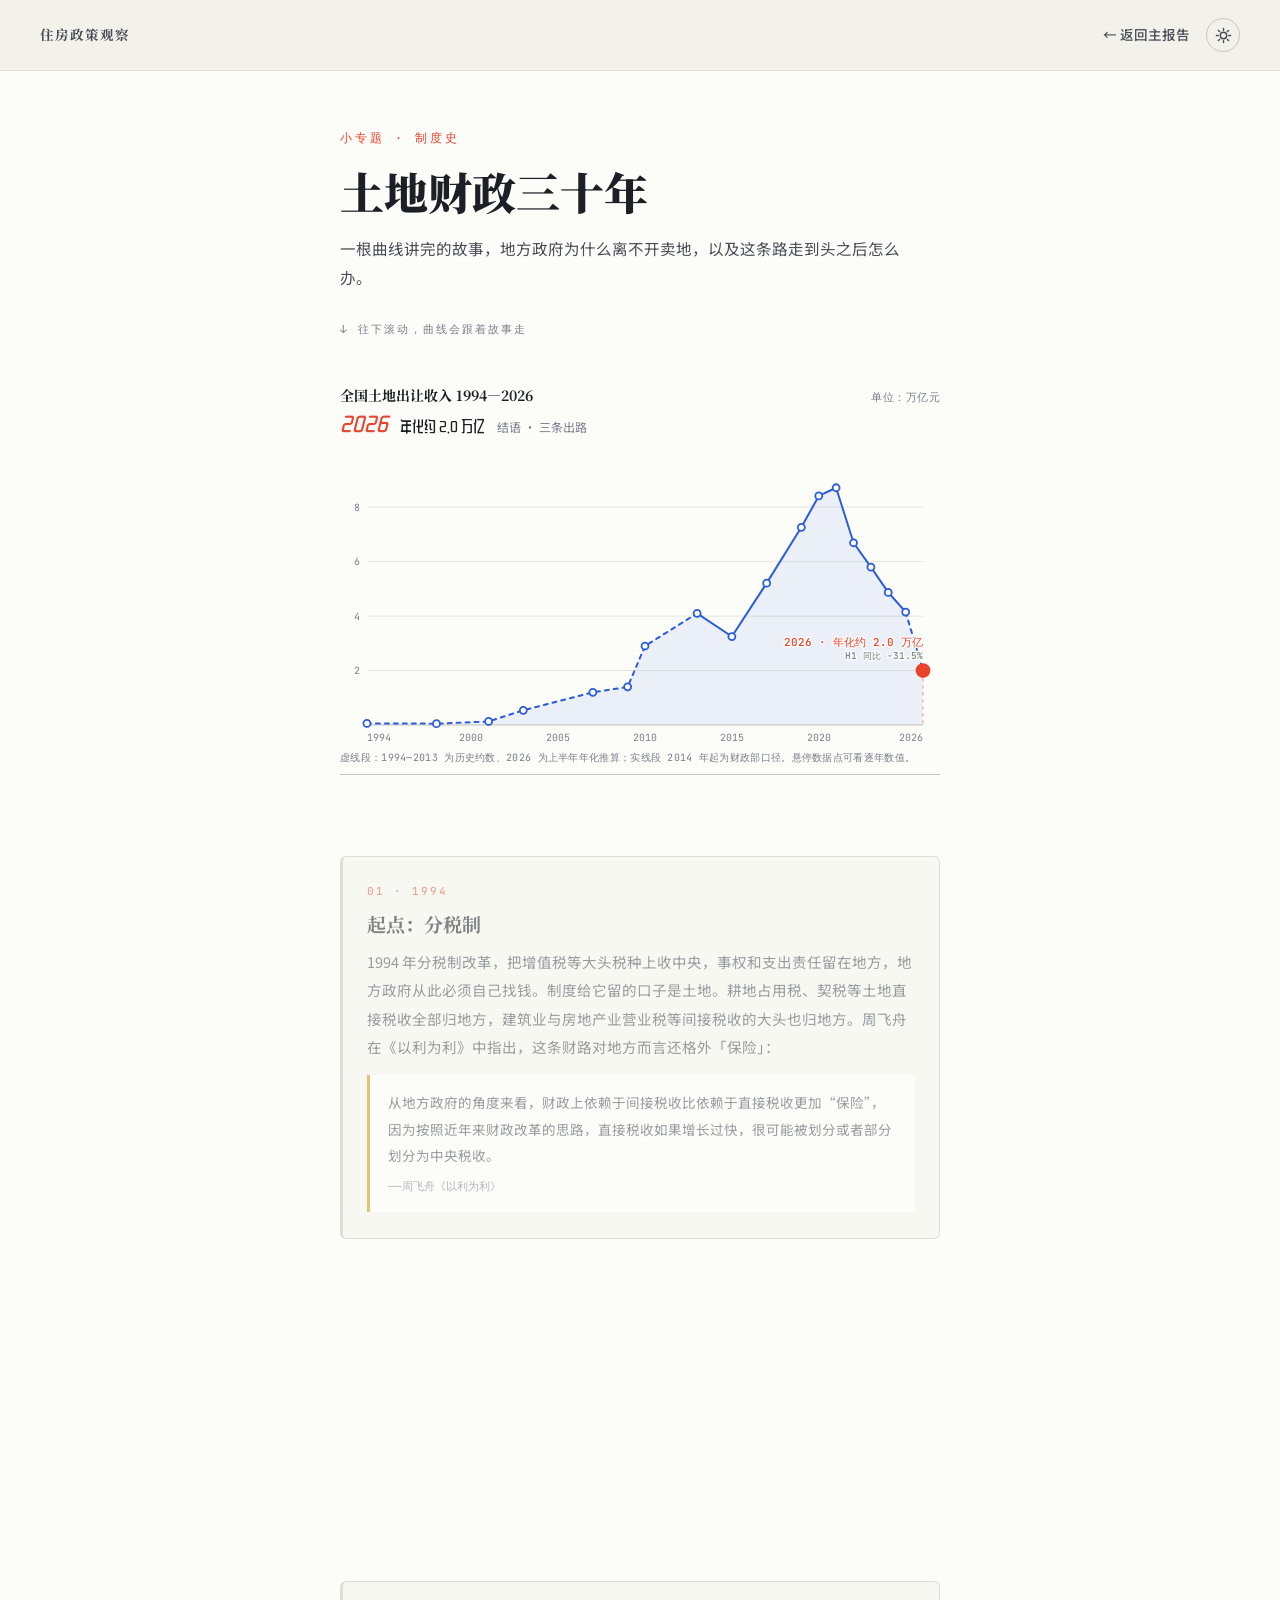
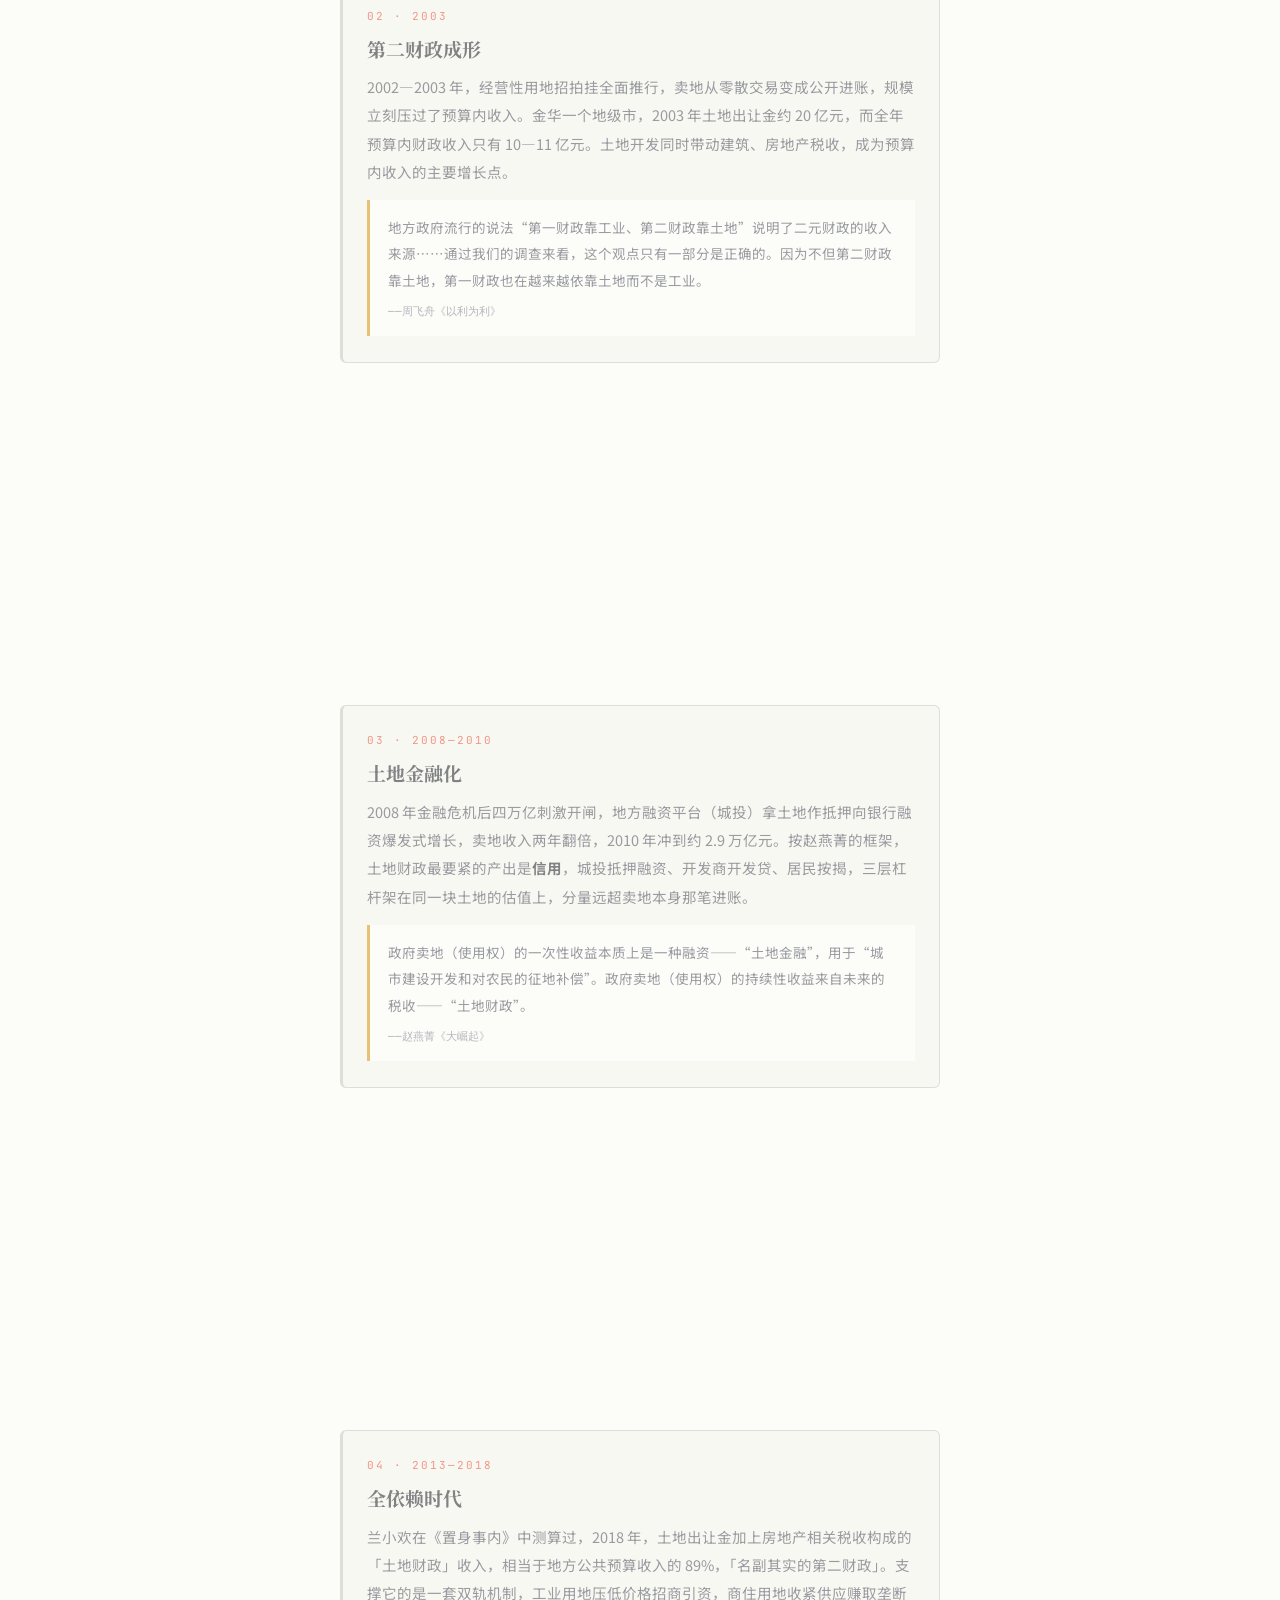
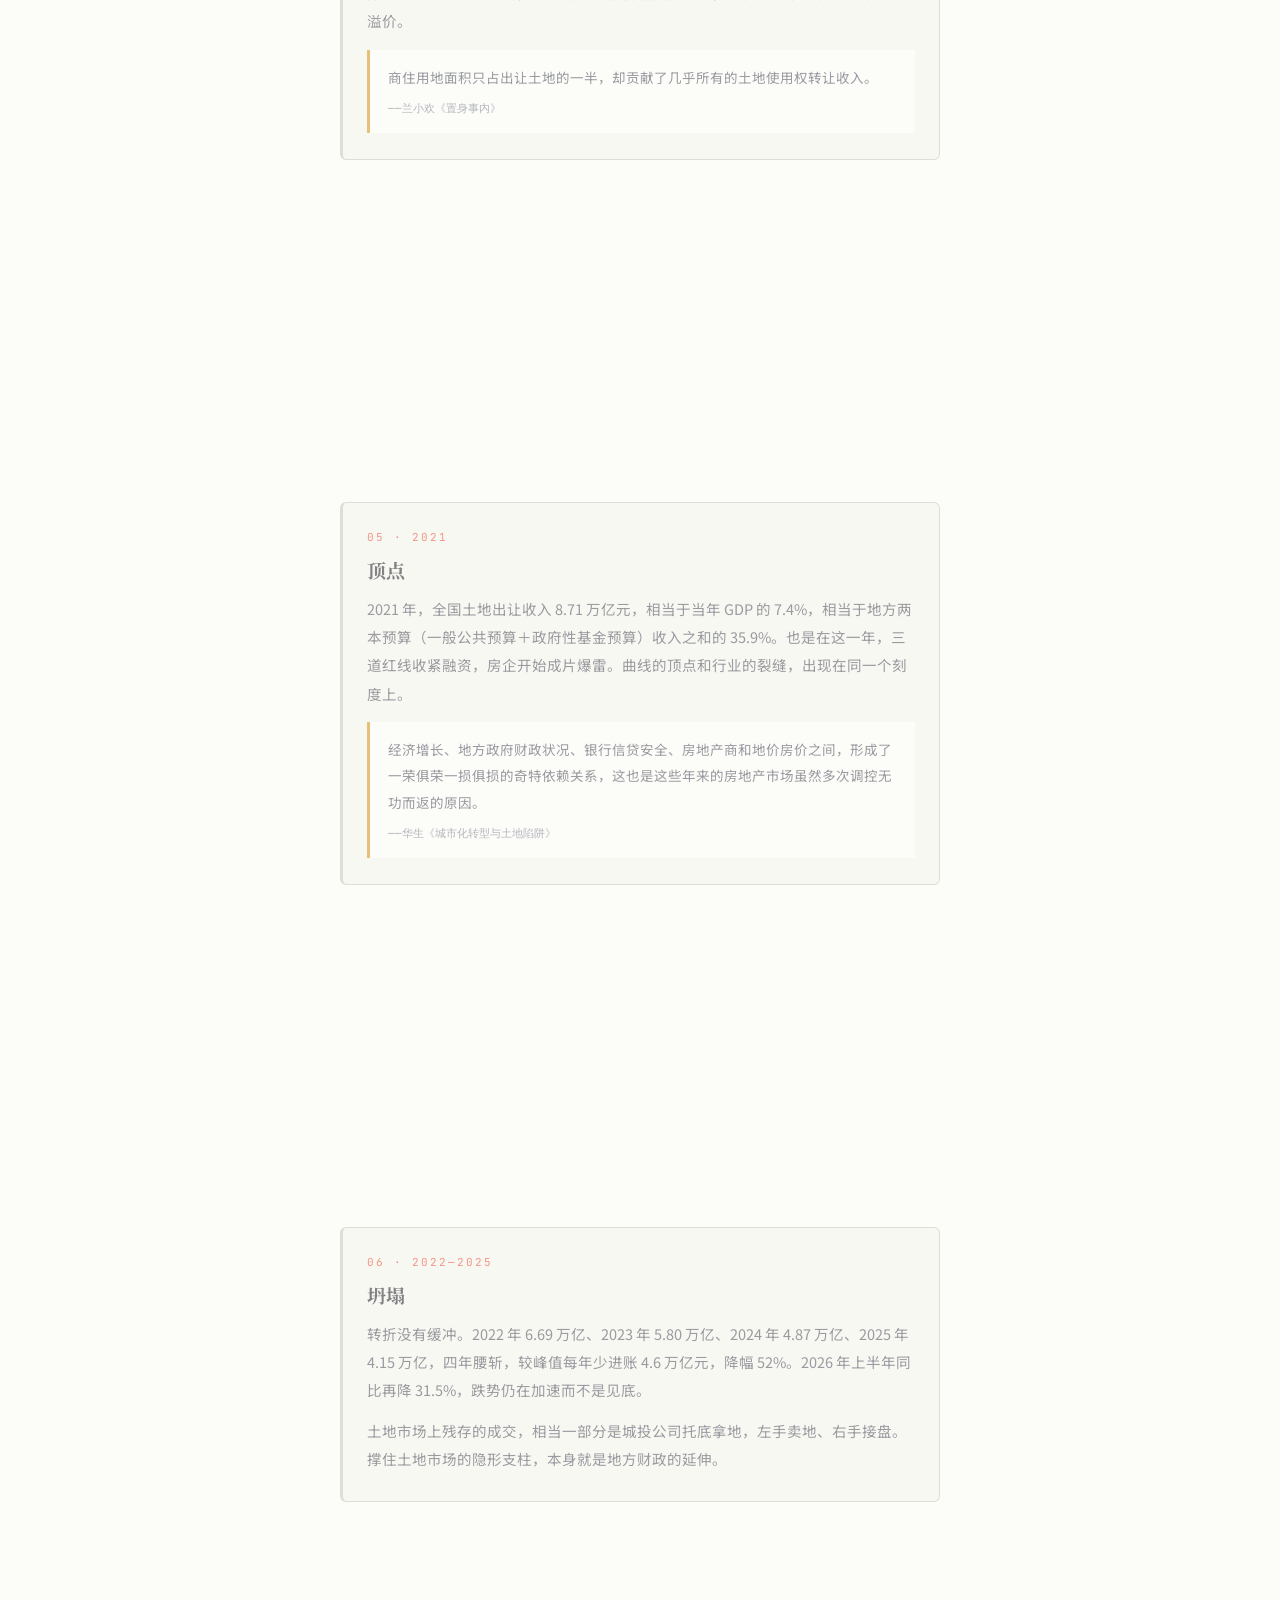
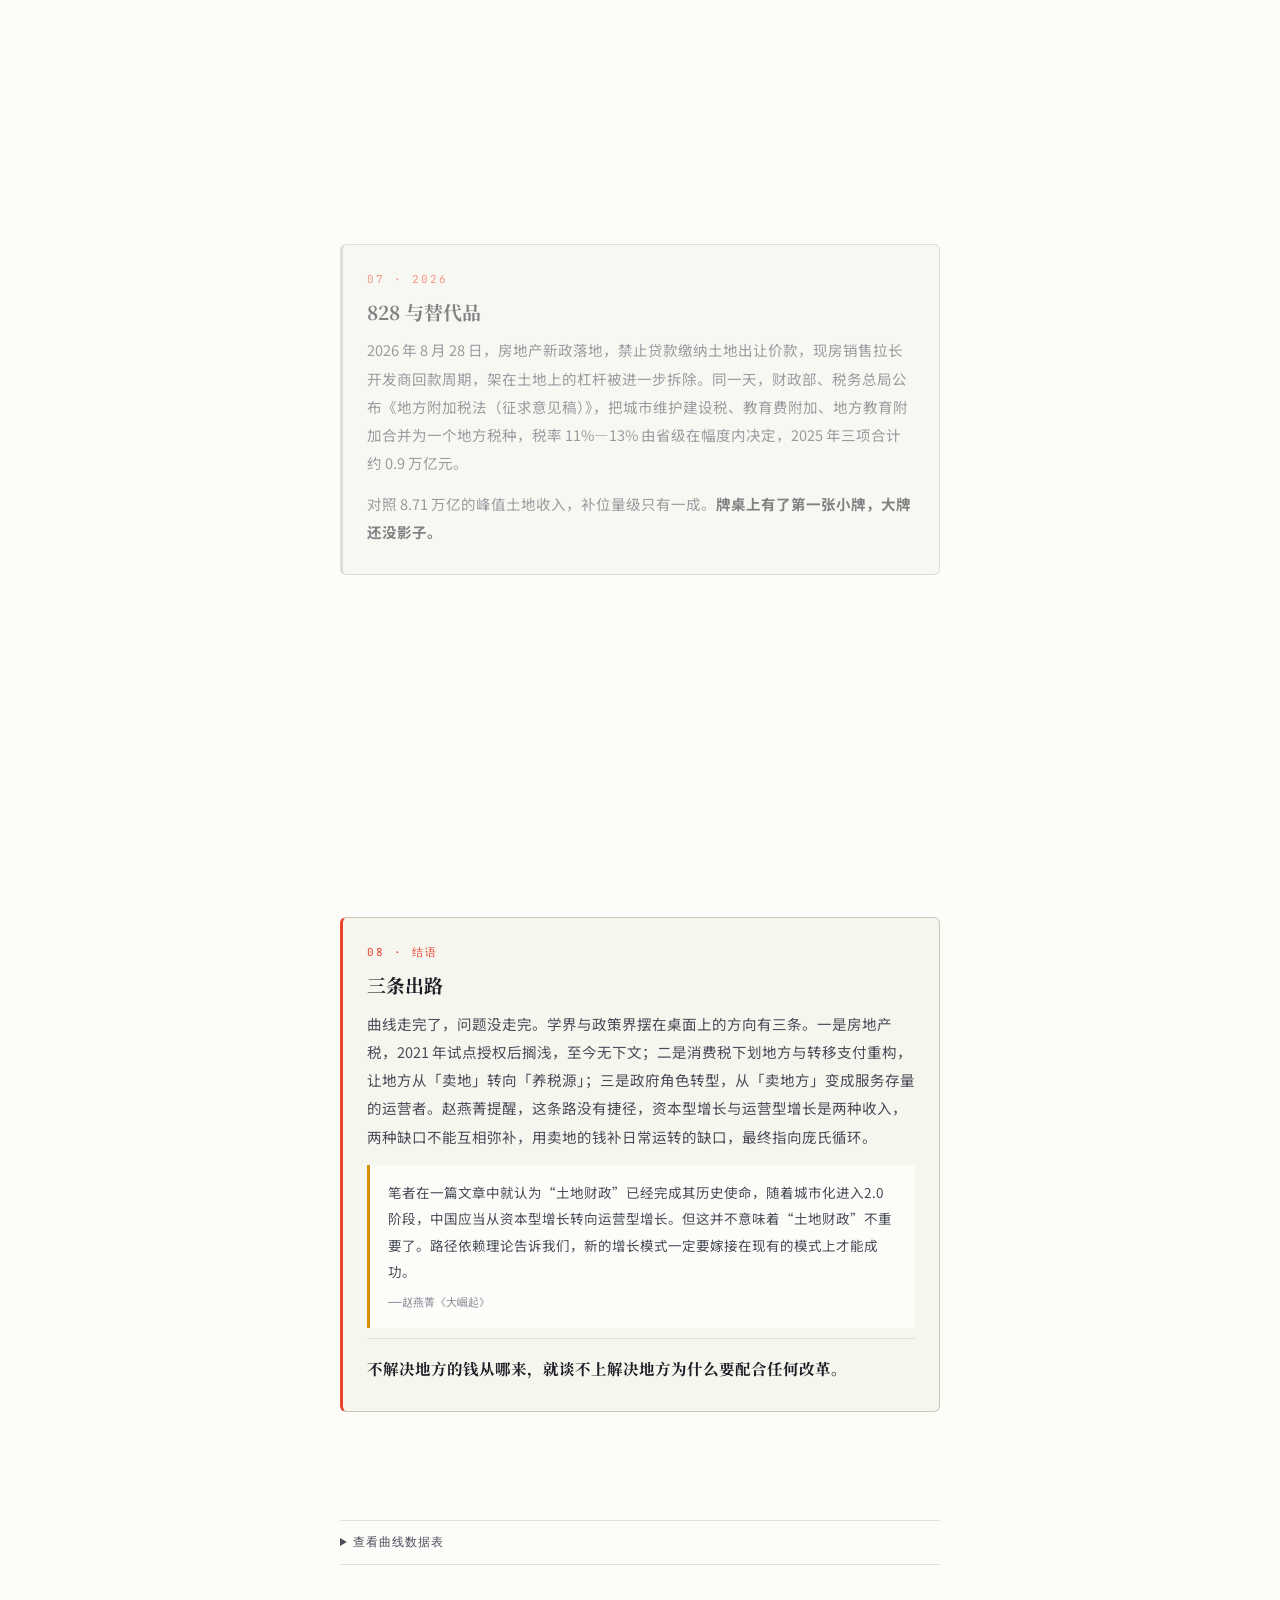
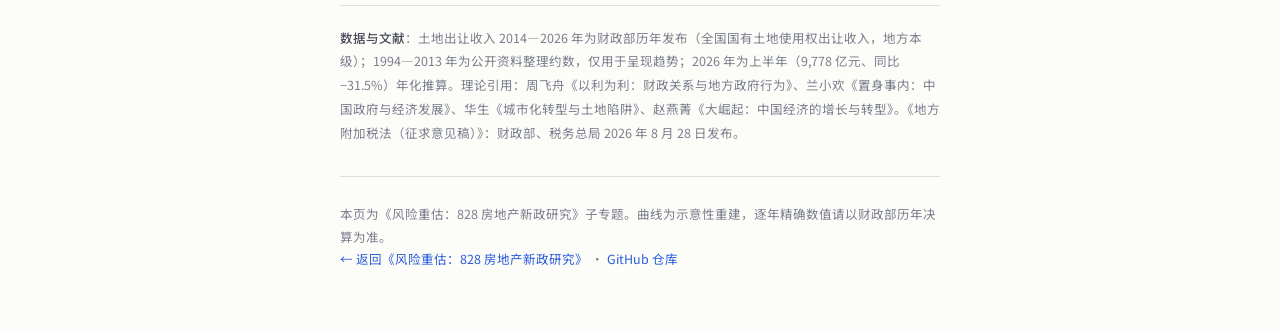
<file: docs/topics/land-finance-30y.html>
<!DOCTYPE html>
<html lang="zh-CN">
<head>
<meta charset="UTF-8">
<meta name="viewport" content="width=device-width, initial-scale=1.0">
<title>土地财政三十年</title>
<script>
try {
  var t = localStorage.getItem('hpw-theme');
  if (t === 'dark' || t === 'light') document.documentElement.setAttribute('data-theme', t);
} catch (e) {}
</script>
<link rel="preconnect" href="https://fonts.googleapis.com">
<link rel="preconnect" href="https://fonts.gstatic.com" crossorigin>
<link rel="stylesheet" href="https://fonts.googleapis.com/css2?family=Noto+Serif+SC:wght@400;700;900&family=Noto+Sans+SC:wght@300;400;500;700&family=Spectral:ital,wght@0,400;0,500;1,400&family=JetBrains+Mono:wght@400;500&family=ZCOOL+QingKe+HuangYou&display=swap">
<style>
:root {
  --paper: #fcfcf9; --paper-deep: #f2f2ea; --paper-panel: #f6f5ee;
  --ink: #1d1f26; --ink-2: #494c58; --ink-3: #7b7e8c;
  --hairline: #e2e1d7; --hairline-2: #c8c7ba;
  --seal: #e8432d; --seal-soft: #e8432d1f;
  --tag-blue: #2b5cd9; --tag-blue-2: #86a3e8; --tag-gold: #d9910c;
  --chart-grid: #e7e6db;
  --mono: 'JetBrains Mono', monospace;
  --serif: 'Noto Serif SC', serif;
  --sans: 'Noto Sans SC', sans-serif;
  --num: 'ZCOOL QingKe HuangYou', 'Spectral', 'Noto Serif SC', serif;
}
@media (prefers-color-scheme: dark) {
  :root:not([data-theme="light"]) {
    --paper: #15171e; --paper-deep: #1b1e26; --paper-panel: #20232d;
    --ink: #e9eae4; --ink-2: #b3b6bf; --ink-3: #82858f;
    --hairline: #333640; --hairline-2: #464a56;
    --seal: #ff6a4d; --seal-soft: #ff6a4d24;
    --tag-blue: #82a5ff; --tag-blue-2: #4a68b3; --tag-gold: #f0b83d;
    --chart-grid: #343744;
  }
}
:root[data-theme="dark"] {
  --paper: #15171e; --paper-deep: #1b1e26; --paper-panel: #20232d;
  --ink: #e9eae4; --ink-2: #b3b6bf; --ink-3: #82858f;
  --hairline: #333640; --hairline-2: #464a56;
  --seal: #ff6a4d; --seal-soft: #ff6a4d24;
  --tag-blue: #82a5ff; --tag-blue-2: #4a68b3; --tag-gold: #f0b83d;
  --chart-grid: #343744;
}
* { margin: 0; padding: 0; box-sizing: border-box; }
[hidden] { display: none !important; }
body {
  font-family: var(--sans); background: var(--paper); color: var(--ink);
  font-size: 16px; line-height: 1.9; -webkit-font-smoothing: antialiased;
}
.shell { max-width: 680px; margin: 0 auto; padding: 0 clamp(20px, 5vw, 40px); }
.top-nav {
  display: flex; align-items: center; justify-content: space-between;
  padding: 18px clamp(24px, 6vw, 40px);
  border-bottom: 1px solid var(--hairline);
  background: var(--paper-deep);
}
.top-nav a { font-size: 13.5px; color: var(--ink-2); text-decoration: none; font-weight: 500; }
.top-nav a:hover { color: var(--seal); }
.top-nav .brand { font-family: var(--serif); font-weight: 700; letter-spacing: 1px; }
.theme-toggle { background: none; border: 1px solid var(--hairline-2); border-radius: 50%; width: 34px; height: 34px; cursor: pointer; color: var(--ink-2); display: flex; align-items: center; justify-content: center; }
.theme-toggle svg { width: 17px; height: 17px; }

header.hero { padding: 56px 0 30px; }
.kicker { font-family: var(--mono); font-size: 11.5px; letter-spacing: 3px; color: var(--seal); margin-bottom: 14px; }
h1 { font-family: var(--serif); font-size: clamp(30px, 6.5vw, 44px); font-weight: 900; line-height: 1.3; margin-bottom: 14px; text-wrap: balance; }
.dek { font-size: 15.5px; color: var(--ink-2); max-width: 560px; }
.scroll-hint { font-family: var(--mono); font-size: 11px; letter-spacing: 2px; color: var(--ink-3); margin-top: 26px; }

/* ===== 滚动叙事：粘性曲线 + 章节卡 ===== */
.scrolly { position: relative; }
.sticky-fig {
  position: sticky; top: 0; z-index: 20;
  height: 45vh; min-height: 300px;
  display: flex; flex-direction: column;
  background: var(--paper);
  border-bottom: 1px solid var(--hairline-2);
  padding: 12px 0 8px;
}
.lf-head { display: flex; justify-content: space-between; align-items: baseline; gap: 12px; }
.lf-title { font-family: var(--serif); font-size: 14px; font-weight: 700; }
.lf-unit { font-family: var(--mono); font-size: 10.5px; color: var(--ink-3); letter-spacing: .5px; white-space: nowrap; }
.lf-readout { display: flex; align-items: baseline; gap: 12px; margin: 2px 0 4px; min-height: 30px; }
.ro-year { font-family: var(--num); font-style: italic; font-size: 23px; color: var(--seal); line-height: 1.2; }
.ro-val { font-family: var(--num); font-size: 15.5px; font-variant-numeric: tabular-nums; }
.ro-note { font-size: 12px; color: var(--ink-3); overflow: hidden; text-overflow: ellipsis; white-space: nowrap; }
.lf-wrap { flex: 1; min-height: 0; position: relative; }
.lf-wrap svg { display: block; width: 100%; height: 100%; overflow: visible; }
.lf-note { font-family: var(--mono); font-size: 10px; color: var(--ink-3); letter-spacing: .3px; padding-top: 5px; line-height: 1.6; }

.lf-grid { stroke: var(--chart-grid); stroke-width: 1; }
.lf-grid.base { stroke: var(--hairline-2); }
.lf-axis { fill: var(--ink-3); font-family: var(--mono); font-size: 10px; }
.lf-area { fill: var(--tag-blue); opacity: .08; stroke: none; }
.lf-line { fill: none; stroke: var(--tag-blue); stroke-width: 2; stroke-linejoin: round; stroke-linecap: round; }
.lf-line.approx { stroke-dasharray: 4 5; }
.lf-dot { fill: var(--paper); stroke: var(--tag-blue); stroke-width: 1.8; transition: r .2s; }
.lf-dot.est { stroke-dasharray: 2 2; }
.lf-dot.active { fill: var(--seal); stroke: var(--seal); stroke-dasharray: none; }
.lf-hit { fill: transparent; cursor: crosshair; }
.lf-guide { stroke: var(--seal); stroke-width: 1; stroke-dasharray: 3 4; opacity: 0; transition: opacity .2s; }
.lf-label { font-family: var(--mono); font-size: 11px; font-weight: 500; fill: var(--seal); paint-order: stroke; stroke: var(--paper); stroke-width: 3px; stroke-linejoin: round; }
.lf-label .sub { font-size: 9.5px; fill: var(--ink-3); }

.steps { position: relative; z-index: 1; padding-top: 9vh; }
.step {
  background: var(--paper-panel);
  border: 1px solid var(--hairline-2); border-left: 3px solid var(--hairline-2);
  border-radius: 6px;
  padding: 24px 24px 16px;
  margin: 0 0 38vh;
  opacity: .55;
  transition: opacity .35s, border-left-color .35s;
}
.step.is-active { opacity: 1; border-left-color: var(--seal); }
.step:last-child { margin-bottom: 12vh; }
.step-era { font-family: var(--mono); font-size: 11px; letter-spacing: 2px; color: var(--seal); margin-bottom: 8px; }
.step h3 { font-family: var(--serif); font-size: 19px; font-weight: 700; margin-bottom: 10px; line-height: 1.5; }
.step p { font-size: 14.5px; color: var(--ink-2); line-height: 1.95; margin-bottom: 12px; }
.step strong { color: var(--ink); }
.step blockquote {
  border-left: 3px solid var(--tag-gold); background: var(--paper);
  padding: 14px 18px; margin: 14px 0 10px;
  font-size: 13.5px; color: var(--ink-2); line-height: 1.95;
}
.step blockquote .src { display: block; font-family: var(--mono); font-size: 11px; color: var(--ink-3); margin-top: 8px; }
.step .close-line {
  font-family: var(--serif); font-size: 15.5px; font-weight: 700; color: var(--ink);
  border-top: 1px solid var(--hairline); padding-top: 14px; margin-top: 4px;
}

/* 悬停提示（与主报告一致） */
.chart-tip {
  position: fixed; z-index: 120;
  background: var(--ink); color: var(--paper);
  font-family: var(--mono); font-size: 12px; line-height: 1.7;
  padding: 8px 12px; border-radius: 5px;
  pointer-events: none; opacity: 0; transition: opacity .12s;
  max-width: 260px; box-shadow: 0 4px 16px rgba(0,0,0,.25);
  white-space: pre-line;
}
.chart-tip.show { opacity: 1; }

/* 数据表 */
.data-details { margin: 34px 0 0; }
.data-details summary {
  font-family: var(--mono); font-size: 12px; letter-spacing: 1px; color: var(--ink-2);
  cursor: pointer; padding: 10px 0; border-top: 1px solid var(--hairline); border-bottom: 1px solid var(--hairline);
}
.data-details summary:hover { color: var(--seal); }
.table-wrap { overflow-x: auto; margin-top: 4px; }
.mini-table { border-collapse: collapse; width: 100%; min-width: 460px; font-size: 13px; }
.mini-table th {
  font-family: var(--serif); text-align: left; font-weight: 700; font-size: 12.5px;
  padding: 8px 12px; border-bottom: 1px solid var(--hairline-2); color: var(--ink-2); white-space: nowrap;
}
.mini-table td { padding: 7px 12px; border-bottom: 1px dashed var(--hairline); color: var(--ink-2); font-variant-numeric: tabular-nums; }
.mini-table td:nth-child(2) { font-family: var(--num); }

.sources-mini {
  margin-top: 40px; border-top: 1px solid var(--hairline);
  padding-top: 20px; font-size: 12.5px; color: var(--ink-3); line-height: 1.9;
}
.sources-mini b { color: var(--ink-2); font-weight: 500; }

footer { border-top: 1px solid var(--hairline); margin-top: 32px; padding: 26px 0 60px; font-size: 12.5px; color: var(--ink-3); line-height: 1.8; }
footer a { color: var(--tag-blue); text-decoration: none; }

@media (max-width: 640px) {
  .sticky-fig { height: 38vh; min-height: 235px; }
  .ro-year { font-size: 18px; }
  .ro-val { font-size: 13px; }
  .ro-note { font-size: 11px; }
  .lf-note { font-size: 9.5px; }
  .step { padding: 20px 18px 12px; margin-bottom: 32vh; }
  .step h3 { font-size: 17.5px; }
  .step p { font-size: 14px; }
}
</style>
</head>
<body>

<nav class="top-nav">
  <a href="../" class="brand">住房政策观察</a>
  <div style="display:flex; align-items:center; gap:16px;">
    <a href="../">← 返回主报告</a>
    <button class="theme-toggle" id="themeBtn" aria-label="切换明暗主题">
      <svg id="iconSun" viewBox="0 0 24 24" fill="none" stroke="currentColor" stroke-width="2" stroke-linecap="round"><circle cx="12" cy="12" r="4.5"/><line x1="12" y1="2" x2="12" y2="4.5"/><line x1="12" y1="19.5" x2="12" y2="22"/><line x1="2" y1="12" x2="4.5" y2="12"/><line x1="19.5" y1="12" x2="22" y2="12"/><line x1="4.8" y1="4.8" x2="6.5" y2="6.5"/><line x1="17.5" y1="17.5" x2="19.2" y2="19.2"/><line x1="4.8" y1="19.2" x2="6.5" y2="17.5"/><line x1="17.5" y1="6.5" x2="19.2" y2="4.8"/></svg>
      <svg id="iconMoon" viewBox="0 0 24 24" fill="none" stroke="currentColor" stroke-width="2" stroke-linecap="round" stroke-linejoin="round" hidden><path d="M21 12.8A8.5 8.5 0 1 1 11.2 3a6.6 6.6 0 0 0 9.8 9.8z"/></svg>
    </button>
  </div>
</nav>

<div class="shell">

<header class="hero">
  <div class="kicker">小专题 · 制度史</div>
  <h1>土地财政三十年</h1>
  <p class="dek">一根曲线讲完的故事，地方政府为什么离不开卖地，以及这条路走到头之后怎么办。</p>
  <div class="scroll-hint">↓ 往下滚动，曲线会跟着故事走</div>
</header>

<section class="scrolly" aria-label="土地出让收入滚动叙事">

  <div class="sticky-fig">
    <div class="lf-head">
      <div class="lf-title">全国土地出让收入 1994—2026</div>
      <div class="lf-unit">单位：万亿元</div>
    </div>
    <div class="lf-readout">
      <span class="ro-year" id="roYear">1994</span>
      <span class="ro-val" id="roVal">约 0.06 万亿</span>
      <span class="ro-note" id="roNote">起点 · 分税制</span>
    </div>
    <div class="lf-wrap" id="lfWrap">
      <svg id="lfSvg" role="img" aria-label="全国土地出让收入曲线，1994 年约 0.06 万亿元，2021 年达峰值 8.71 万亿元，2025 年回落至 4.15 万亿元，2026 年上半年年化约 2.0 万亿元"></svg>
      <noscript><p style="font-size:13px;color:var(--ink-3);padding:20px 0;">曲线需要 JavaScript 渲染，完整数据见页面下方数据表。</p></noscript>
    </div>
    <div class="lf-note">虚线段：1994—2013 为历史约数、2026 为上半年年化推算；实线段 2014 年起为财政部口径。悬停数据点可看逐年数值。</div>
  </div>

  <div class="steps">

    <article class="step" data-year="1994" data-note="起点 · 分税制">
      <div class="step-era">01 · 1994</div>
      <h3>起点：分税制</h3>
      <p>1994 年分税制改革，把增值税等大头税种上收中央，事权和支出责任留在地方，地方政府从此必须自己找钱。制度给它留的口子是土地。耕地占用税、契税等土地直接税收全部归地方，建筑业与房地产业营业税等间接税收的大头也归地方。周飞舟在《以利为利》中指出，这条财路对地方而言还格外「保险」：</p>
      <blockquote>从地方政府的角度来看，财政上依赖于间接税收比依赖于直接税收更加“保险”，因为按照近年来财政改革的思路，直接税收如果增长过快，很可能被划分或者部分划分为中央税收。
        <span class="src">——周飞舟《以利为利》</span>
      </blockquote>
    </article>

    <article class="step" data-year="2003" data-note="第二财政 · 招拍挂">
      <div class="step-era">02 · 2003</div>
      <h3>第二财政成形</h3>
      <p>2002—2003 年，经营性用地招拍挂全面推行，卖地从零散交易变成公开进账，规模立刻压过了预算内收入。金华一个地级市，2003 年土地出让金约 20 亿元，而全年预算内财政收入只有 10—11 亿元。土地开发同时带动建筑、房地产税收，成为预算内收入的主要增长点。</p>
      <blockquote>地方政府流行的说法“第一财政靠工业、第二财政靠土地”说明了二元财政的收入来源……通过我们的调查来看，这个观点只有一部分是正确的。因为不但第二财政靠土地，第一财政也在越来越依靠土地而不是工业。
        <span class="src">——周飞舟《以利为利》</span>
      </blockquote>
    </article>

    <article class="step" data-year="2010" data-note="土地金融 · 四万亿">
      <div class="step-era">03 · 2008—2010</div>
      <h3>土地金融化</h3>
      <p>2008 年金融危机后四万亿刺激开闸，地方融资平台（城投）拿土地作抵押向银行融资爆发式增长，卖地收入两年翻倍，2010 年冲到约 2.9 万亿元。按赵燕菁的框架，土地财政最要紧的产出是<strong>信用</strong>，城投抵押融资、开发商开发贷、居民按揭，三层杠杆架在同一块土地的估值上，分量远超卖地本身那笔进账。</p>
      <blockquote>政府卖地（使用权）的一次性收益本质上是一种融资——“土地金融”，用于“城市建设开发和对农民的征地补偿”。政府卖地（使用权）的持续性收益来自未来的税收——“土地财政”。
        <span class="src">——赵燕菁《大崛起》</span>
      </blockquote>
    </article>

    <article class="step" data-year="2017" data-note="全依赖时代">
      <div class="step-era">04 · 2013—2018</div>
      <h3>全依赖时代</h3>
      <p>兰小欢在《置身事内》中测算过，2018 年，土地出让金加上房地产相关税收构成的「土地财政」收入，相当于地方公共预算收入的 89%，「名副其实的第二财政」。支撑它的是一套双轨机制，工业用地压低价格招商引资，商住用地收紧供应赚取垄断溢价。</p>
      <blockquote>商住用地面积只占出让土地的一半，却贡献了几乎所有的土地使用权转让收入。
        <span class="src">——兰小欢《置身事内》</span>
      </blockquote>
    </article>

    <article class="step" data-year="2021" data-note="顶点 · 8.71 万亿">
      <div class="step-era">05 · 2021</div>
      <h3>顶点</h3>
      <p>2021 年，全国土地出让收入 8.71 万亿元，相当于当年 GDP 的 7.4%，相当于地方两本预算（一般公共预算＋政府性基金预算）收入之和的 35.9%。也是在这一年，三道红线收紧融资，房企开始成片爆雷。曲线的顶点和行业的裂缝，出现在同一个刻度上。</p>
      <blockquote>经济增长、地方政府财政状况、银行信贷安全、房地产商和地价房价之间，形成了一荣俱荣一损俱损的奇特依赖关系，这也是这些年来的房地产市场虽然多次调控无功而返的原因。
        <span class="src">——华生《城市化转型与土地陷阱》</span>
      </blockquote>
    </article>

    <article class="step" data-year="2025" data-note="坍塌 · 四年腰斩">
      <div class="step-era">06 · 2022—2025</div>
      <h3>坍塌</h3>
      <p>转折没有缓冲。2022 年 6.69 万亿、2023 年 5.80 万亿、2024 年 4.87 万亿、2025 年 4.15 万亿，四年腰斩，较峰值每年少进账 4.6 万亿元，降幅 52%。2026 年上半年同比再降 31.5%，跌势仍在加速而不是见底。</p>
      <p>土地市场上残存的成交，相当一部分是城投公司托底拿地，左手卖地、右手接盘。撑住土地市场的隐形支柱，本身就是地方财政的延伸。</p>
    </article>

    <article class="step" data-year="2026" data-note="828 · 替代品登场">
      <div class="step-era">07 · 2026</div>
      <h3>828 与替代品</h3>
      <p>2026 年 8 月 28 日，房地产新政落地，禁止贷款缴纳土地出让价款，现房销售拉长开发商回款周期，架在土地上的杠杆被进一步拆除。同一天，财政部、税务总局公布《地方附加税法（征求意见稿）》，把城市维护建设税、教育费附加、地方教育附加合并为一个地方税种，税率 11%—13% 由省级在幅度内决定，2025 年三项合计约 0.9 万亿元。</p>
      <p>对照 8.71 万亿的峰值土地收入，补位量级只有一成。<strong>牌桌上有了第一张小牌，大牌还没影子。</strong></p>
    </article>

    <article class="step" data-year="2026" data-note="结语 · 三条出路">
      <div class="step-era">08 · 结语</div>
      <h3>三条出路</h3>
      <p>曲线走完了，问题没走完。学界与政策界摆在桌面上的方向有三条。一是房地产税，2021 年试点授权后搁浅，至今无下文；二是消费税下划地方与转移支付重构，让地方从「卖地」转向「养税源」；三是政府角色转型，从「卖地方」变成服务存量的运营者。赵燕菁提醒，这条路没有捷径，资本型增长与运营型增长是两种收入，两种缺口不能互相弥补，用卖地的钱补日常运转的缺口，最终指向庞氏循环。</p>
      <blockquote>笔者在一篇文章中就认为“土地财政”已经完成其历史使命，随着城市化进入2.0阶段，中国应当从资本型增长转向运营型增长。但这并不意味着“土地财政”不重要了。路径依赖理论告诉我们，新的增长模式一定要嫁接在现有的模式上才能成功。
        <span class="src">——赵燕菁《大崛起》</span>
      </blockquote>
      <p class="close-line">不解决地方的钱从哪来，就谈不上解决地方为什么要配合任何改革。</p>
    </article>

  </div>
</section>

<details class="data-details">
  <summary>查看曲线数据表</summary>
  <div class="table-wrap">
    <table class="mini-table">
      <thead><tr><th>年份</th><th>土地出让收入（万亿元）</th><th>口径</th></tr></thead>
      <tbody>
        <tr><td>1994</td><td>约 0.06</td><td>历史约数</td></tr>
        <tr><td>1998</td><td>约 0.05</td><td>历史约数</td></tr>
        <tr><td>2001</td><td>约 0.13</td><td>历史约数</td></tr>
        <tr><td>2003</td><td>约 0.54</td><td>历史约数</td></tr>
        <tr><td>2007</td><td>约 1.2</td><td>历史约数</td></tr>
        <tr><td>2009</td><td>约 1.4</td><td>历史约数</td></tr>
        <tr><td>2010</td><td>约 2.9</td><td>历史约数</td></tr>
        <tr><td>2013</td><td>约 4.1</td><td>历史约数</td></tr>
        <tr><td>2015</td><td>3.25</td><td>财政部</td></tr>
        <tr><td>2017</td><td>5.21</td><td>财政部</td></tr>
        <tr><td>2019</td><td>7.26</td><td>财政部</td></tr>
        <tr><td>2020</td><td>8.41</td><td>财政部</td></tr>
        <tr><td>2021</td><td>8.71</td><td>财政部（峰值）</td></tr>
        <tr><td>2022</td><td>6.69</td><td>财政部</td></tr>
        <tr><td>2023</td><td>5.80</td><td>财政部</td></tr>
        <tr><td>2024</td><td>4.87</td><td>财政部</td></tr>
        <tr><td>2025</td><td>4.15</td><td>财政部</td></tr>
        <tr><td>2026</td><td>年化约 2.0</td><td>上半年 0.98 万亿（同比 −31.5%）年化推算</td></tr>
      </tbody>
    </table>
  </div>
</details>

<section class="sources-mini">
  <b>数据与文献</b>：土地出让收入 2014—2026 年为财政部历年发布（全国国有土地使用权出让收入，地方本级）；1994—2013 年为公开资料整理约数，仅用于呈现趋势；2026 年为上半年（9,778 亿元、同比 −31.5%）年化推算。理论引用：周飞舟《以利为利：财政关系与地方政府行为》、兰小欢《置身事内：中国政府与经济发展》、华生《城市化转型与土地陷阱》、赵燕菁《大崛起：中国经济的增长与转型》。《地方附加税法（征求意见稿）》：财政部、税务总局 2026 年 8 月 28 日发布。
</section>

<footer>
  本页为《风险重估：828 房地产新政研究》子专题。曲线为示意性重建，逐年精确数值请以财政部历年决算为准。<br>
  <a href="../">← 返回《风险重估：828 房地产新政研究》</a> · <a href="https://github.com/hemayou/housing-policy-watch">GitHub 仓库</a>
</footer>

</div>

<script>
(function () {
  /* ---- 主题切换 ---- */
  var root = document.documentElement;
  var themeBtn = document.getElementById('themeBtn');
  var iconSun = document.getElementById('iconSun');
  var iconMoon = document.getElementById('iconMoon');
  function currentTheme() {
    var a = root.getAttribute('data-theme');
    if (a) return a;
    return matchMedia('(prefers-color-scheme: dark)').matches ? 'dark' : 'light';
  }
  function renderIcon() {
    var dark = currentTheme() === 'dark';
    iconSun.hidden = !dark; iconMoon.hidden = dark;
  }
  themeBtn.addEventListener('click', function () {
    var next = currentTheme() === 'dark' ? 'light' : 'dark';
    root.setAttribute('data-theme', next);
    try { localStorage.setItem('hpw-theme', next); } catch (e) {}
    renderIcon();
  });
  renderIcon();

  /* ---- 数据 ---- */
  var DATA = [
    { y: 1994, v: 0.06, a: 1 },
    { y: 1998, v: 0.05, a: 1 },
    { y: 2001, v: 0.13, a: 1 },
    { y: 2003, v: 0.54, a: 1 },
    { y: 2007, v: 1.2,  a: 1 },
    { y: 2009, v: 1.4,  a: 1 },
    { y: 2010, v: 2.9,  a: 1 },
    { y: 2013, v: 4.1,  a: 1 },
    { y: 2015, v: 3.25 },
    { y: 2017, v: 5.21 },
    { y: 2019, v: 7.26 },
    { y: 2020, v: 8.41 },
    { y: 2021, v: 8.71, peak: 1 },
    { y: 2022, v: 6.69 },
    { y: 2023, v: 5.80 },
    { y: 2024, v: 4.87 },
    { y: 2025, v: 4.15 },
    { y: 2026, v: 2.0,  est: 1 }
  ];
  var APPROX_END = 7;              /* DATA[0..7] 为约数段 */
  var EST_START = DATA.length - 2; /* 最后一段为年化推算段 */

  var wrap = document.getElementById('lfWrap');
  var svg = document.getElementById('lfSvg');
  var roYear = document.getElementById('roYear');
  var roVal = document.getElementById('roVal');
  var roNote = document.getElementById('roNote');

  var PTS = [], CW = 0, BASE_Y = 0;
  var activeYear = 1994, activeNote = '起点 · 分税制';

  function byYear(y) {
    for (var i = 0; i < DATA.length; i++) if (DATA[i].y === y) return DATA[i];
    return null;
  }
  function valShort(d) {
    if (d.est) return '年化约 2.0 万亿';
    if (d.a) return '约 ' + d.v + ' 万亿';
    return d.v.toFixed(2) + ' 万亿';
  }
  function tipFor(d) {
    if (d.est) return '2026 年 · 年化约 2.0 万亿&#10;上半年 0.98 万亿，同比 −31.5%';
    var t = d.y + ' 年 · ' + (d.a ? '约 ' + d.v : d.v.toFixed(2)) + ' 万亿';
    if (d.peak) t += '（峰值）';
    t += '&#10;' + (d.a ? '历史约数，用于呈现趋势' : '财政部口径');
    return t;
  }

  function draw() {
    var W = wrap.clientWidth, H = wrap.clientHeight;
    if (!W || H < 90) return;
    CW = W;
    svg.setAttribute('viewBox', '0 0 ' + W + ' ' + H);
    var padL = 26, padR = 16, padT = 34, padB = 20;
    var vMax = 9;
    function X(y) { return padL + (y - 1994) / (2026 - 1994) * (W - padL - padR); }
    function Y(v) { return padT + (1 - v / vMax) * (H - padT - padB); }
    BASE_Y = Y(0);
    PTS = DATA.map(function (d) { return [X(d.y), Y(d.v)]; });

    function pathOf(a, b) {
      var p = '';
      for (var i = a; i <= b; i++) p += (i === a ? 'M' : 'L') + PTS[i][0].toFixed(1) + ' ' + PTS[i][1].toFixed(1);
      return p;
    }

    var s = '';
    /* 网格与坐标 */
    [0, 2, 4, 6, 8].forEach(function (g) {
      var yy = Y(g).toFixed(1);
      s += '<line class="lf-grid' + (g === 0 ? ' base' : '') + '" x1="' + padL + '" y1="' + yy + '" x2="' + (W - padR) + '" y2="' + yy + '"/>';
      if (g > 0) s += '<text class="lf-axis" x="' + (padL - 7) + '" y="' + (Y(g) + 3.5).toFixed(1) + '" text-anchor="end">' + g + '</text>';
    });
    var ticks = W >= 560 ? [1994, 2000, 2005, 2010, 2015, 2020, 2026] : [1994, 2005, 2015, 2026];
    ticks.forEach(function (t) {
      var anchor = t === 1994 ? 'start' : (t === 2026 ? 'end' : 'middle');
      s += '<text class="lf-axis" x="' + X(t).toFixed(1) + '" y="' + (H - 4) + '" text-anchor="' + anchor + '">' + t + '</text>';
    });
    /* 面积与曲线：约数段虚线，官方段实线，年化段虚线 */
    s += '<path class="lf-area" d="' + pathOf(0, DATA.length - 1) + 'L' + PTS[DATA.length - 1][0].toFixed(1) + ' ' + BASE_Y.toFixed(1) + 'L' + PTS[0][0].toFixed(1) + ' ' + BASE_Y.toFixed(1) + 'Z"/>';
    s += '<path class="lf-line approx" d="' + pathOf(0, APPROX_END) + '"/>';
    s += '<path class="lf-line" d="' + pathOf(APPROX_END, EST_START) + '"/>';
    s += '<path class="lf-line approx" d="' + pathOf(EST_START, DATA.length - 1) + '"/>';
    /* 高亮引导线 */
    s += '<line id="lfGuide" class="lf-guide" x1="0" y1="0" x2="0" y2="0"/>';
    /* 数据点 + 命中区 */
    DATA.forEach(function (d, i) {
      s += '<circle class="lf-dot' + (d.est ? ' est' : '') + '" data-i="' + i + '" cx="' + PTS[i][0].toFixed(1) + '" cy="' + PTS[i][1].toFixed(1) + '" r="3.5"/>';
    });
    DATA.forEach(function (d, i) {
      s += '<circle class="lf-hit" cx="' + PTS[i][0].toFixed(1) + '" cy="' + PTS[i][1].toFixed(1) + '" r="13" data-tip="' + tipFor(d) + '"/>';
    });
    s += '<text id="lfLabel" class="lf-label" hidden></text>';
    svg.innerHTML = s;
    applyActive();
  }

  function applyActive() {
    if (!PTS.length) return;
    var idx = -1;
    for (var i = 0; i < DATA.length; i++) if (DATA[i].y === activeYear) idx = i;
    var dots = svg.querySelectorAll('.lf-dot');
    for (var j = 0; j < dots.length; j++) {
      var on = +dots[j].getAttribute('data-i') === idx;
      dots[j].setAttribute('r', on ? 6.5 : 3.5);
      dots[j].classList[on ? 'add' : 'remove']('active');
    }
    var guide = svg.querySelector('#lfGuide');
    var label = svg.querySelector('#lfLabel');
    if (idx < 0) { guide.style.opacity = 0; label.setAttribute('hidden', ''); return; }
    var px = PTS[idx][0], py = PTS[idx][1];
    guide.setAttribute('x1', px.toFixed(1)); guide.setAttribute('x2', px.toFixed(1));
    guide.setAttribute('y1', (py + 8).toFixed(1)); guide.setAttribute('y2', BASE_Y.toFixed(1));
    guide.style.opacity = .55;

    var d = DATA[idx];
    var lines = [d.y + ' · ' + valShort(d)];
    if (d.est) lines.push('H1 同比 −31.5%');
    else if (d.peak) lines.push('峰值');
    var lh = 13;
    var below = py - 10 - (lines.length - 1) * lh < 14;
    var startY = below ? py + 22 : py - 12 - (lines.length - 1) * lh;
    var anchor = px < CW * 0.14 ? 'start' : (px > CW * 0.86 ? 'end' : 'middle');
    label.removeAttribute('hidden');
    label.setAttribute('text-anchor', anchor);
    var t = '';
    for (var k = 0; k < lines.length; k++) {
      t += '<tspan' + (k > 0 ? ' class="sub"' : '') + ' x="' + px.toFixed(1) + '" y="' + (startY + k * lh).toFixed(1) + '">' + lines[k] + '</tspan>';
    }
    label.innerHTML = t;
  }

  /* ---- 滚动章节联动 ---- */
  var steps = [].slice.call(document.querySelectorAll('.step'));
  function activate(step) {
    steps.forEach(function (s) { s.classList.toggle('is-active', s === step); });
    activeYear = +step.getAttribute('data-year');
    activeNote = step.getAttribute('data-note') || '';
    var d = byYear(activeYear);
    roYear.textContent = step.getAttribute('data-year');
    roVal.textContent = d ? valShort(d) : '';
    roNote.textContent = activeNote;
    applyActive();
  }
  if ('IntersectionObserver' in window) {
    var io = new IntersectionObserver(function (entries) {
      entries.forEach(function (en) { if (en.isIntersecting) activate(en.target); });
    }, { rootMargin: '-55% 0px -30% 0px', threshold: 0 });
    steps.forEach(function (s) { io.observe(s); });
  } else {
    steps.forEach(function (s) { s.classList.add('is-active'); });
  }

  draw();
  activate(steps[0]);

  var resizeTimer = null;
  window.addEventListener('resize', function () {
    clearTimeout(resizeTimer);
    resizeTimer = setTimeout(draw, 150);
  });

  /* ---- 图表数据点提示（悬停 / 触屏点按，与主报告一致） ---- */
  var tip = document.createElement('div');
  tip.className = 'chart-tip';
  document.body.appendChild(tip);
  function showTip(el, x, y) {
    tip.textContent = el.getAttribute('data-tip');
    tip.classList.add('show');
    var w = tip.offsetWidth, h = tip.offsetHeight;
    var left = Math.min(Math.max(8, x - w / 2), window.innerWidth - w - 8);
    var top = y - h - 14;
    if (top < 8) top = y + 18;
    tip.style.left = left + 'px';
    tip.style.top = top + 'px';
  }
  function hideTip() { tip.classList.remove('show'); }
  document.addEventListener('mousemove', function (e) {
    var t = e.target.closest && e.target.closest('[data-tip]');
    if (t) showTip(t, e.clientX, e.clientY); else hideTip();
  }, { passive: true });
  document.addEventListener('click', function (e) {
    var t = e.target.closest && e.target.closest('[data-tip]');
    if (t) { showTip(t, e.clientX, e.clientY); e.stopPropagation(); }
    else hideTip();
  });
  window.addEventListener('scroll', hideTip, { passive: true });
})();
</script>

</body>
</html>
</file>
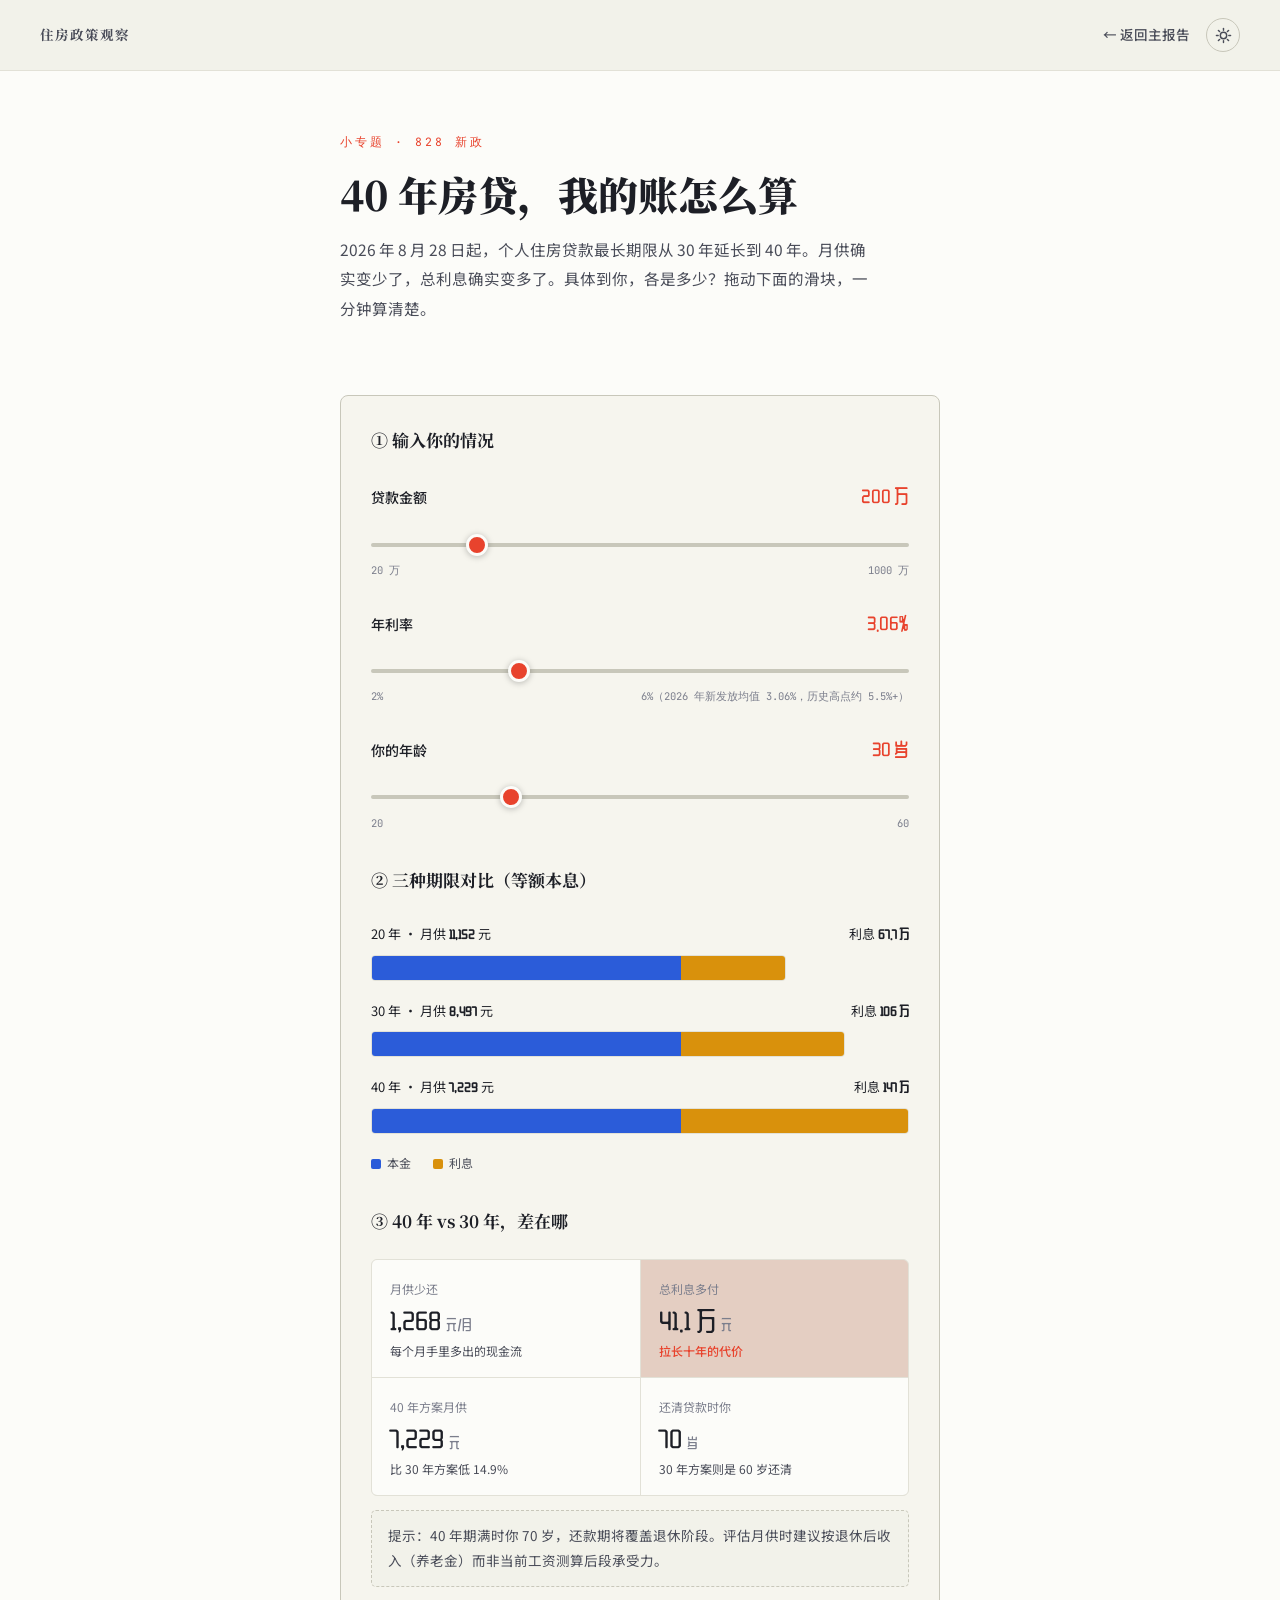
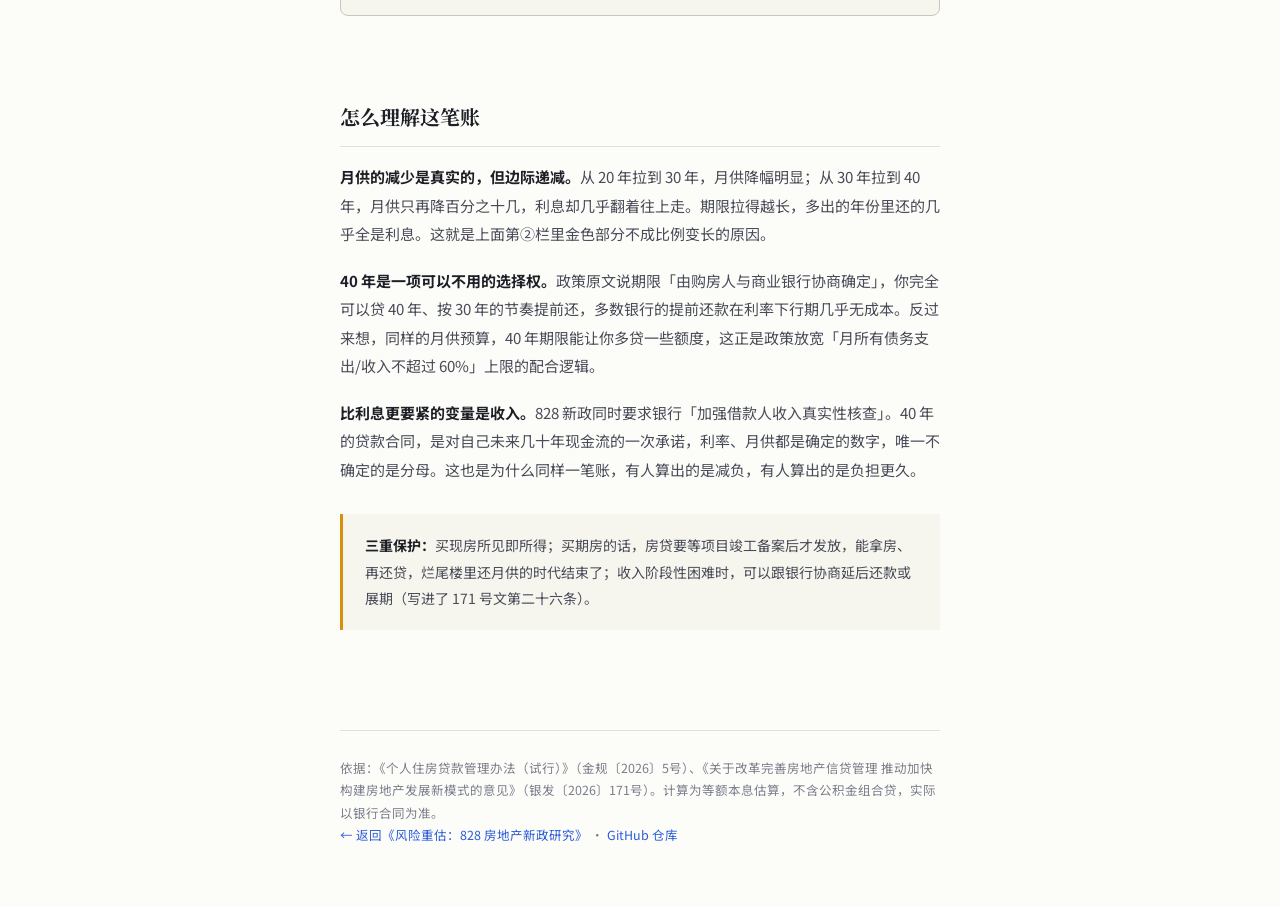
<file: docs/topics/mortgage-40.html>
<!DOCTYPE html>
<html lang="zh-CN">
<head>
<meta charset="UTF-8">
<meta name="viewport" content="width=device-width, initial-scale=1.0">
<title>40年房贷，我的账怎么算</title>
<script>
try {
  var t = localStorage.getItem('hpw-theme');
  if (t === 'dark' || t === 'light') document.documentElement.setAttribute('data-theme', t);
} catch (e) {}
</script>
<link rel="preconnect" href="https://fonts.googleapis.com">
<link rel="preconnect" href="https://fonts.gstatic.com" crossorigin>
<link rel="stylesheet" href="https://fonts.googleapis.com/css2?family=Noto+Serif+SC:wght@400;700;900&family=Noto+Sans+SC:wght@300;400;500;700&family=Spectral:ital,wght@0,400;0,500;1,400&family=JetBrains+Mono:wght@400;500&family=ZCOOL+QingKe+HuangYou&display=swap">
<style>
:root {
  --paper: #fcfcf9; --paper-deep: #f2f2ea; --paper-panel: #f6f5ee;
  --ink: #1d1f26; --ink-2: #494c58; --ink-3: #7b7e8c;
  --hairline: #e2e1d7; --hairline-2: #c8c7ba;
  --seal: #e8432d; --seal-soft: #e8432d1f;
  --tag-blue: #2b5cd9; --tag-blue-2: #86a3e8; --tag-gold: #d9910c;
  --chart-grid: #e7e6db;
  --mono: 'JetBrains Mono', monospace;
  --serif: 'Noto Serif SC', serif;
  --sans: 'Noto Sans SC', sans-serif;
  --num: 'ZCOOL QingKe HuangYou', 'Spectral', 'Noto Serif SC', serif;
}
@media (prefers-color-scheme: dark) {
  :root:not([data-theme="light"]) {
    --paper: #15171e; --paper-deep: #1b1e26; --paper-panel: #20232d;
    --ink: #e9eae4; --ink-2: #b3b6bf; --ink-3: #82858f;
    --hairline: #333640; --hairline-2: #464a56;
    --seal: #ff6a4d; --seal-soft: #ff6a4d24;
    --tag-blue: #82a5ff; --tag-blue-2: #4a68b3; --tag-gold: #f0b83d;
    --chart-grid: #343744;
  }
}
:root[data-theme="dark"] {
  --paper: #15171e; --paper-deep: #1b1e26; --paper-panel: #20232d;
  --ink: #e9eae4; --ink-2: #b3b6bf; --ink-3: #82858f;
  --hairline: #333640; --hairline-2: #464a56;
  --seal: #ff6a4d; --seal-soft: #ff6a4d24;
  --tag-blue: #82a5ff; --tag-blue-2: #4a68b3; --tag-gold: #f0b83d;
  --chart-grid: #343744;
}
* { margin: 0; padding: 0; box-sizing: border-box; }
[hidden] { display: none !important; }
body {
  font-family: var(--sans); background: var(--paper); color: var(--ink);
  font-size: 16px; line-height: 1.9; -webkit-font-smoothing: antialiased;
}
.shell { max-width: 680px; margin: 0 auto; padding: 0 clamp(24px, 6vw, 40px); }
.top-nav {
  display: flex; align-items: center; justify-content: space-between;
  padding: 18px clamp(24px, 6vw, 40px);
  border-bottom: 1px solid var(--hairline);
  background: var(--paper-deep);
}
.top-nav a { font-size: 13.5px; color: var(--ink-2); text-decoration: none; font-weight: 500; }
.top-nav a:hover { color: var(--seal); }
.top-nav .brand { font-family: var(--serif); font-weight: 700; letter-spacing: 1px; }
.theme-toggle { background: none; border: 1px solid var(--hairline-2); border-radius: 50%; width: 34px; height: 34px; cursor: pointer; color: var(--ink-2); display: flex; align-items: center; justify-content: center; }
.theme-toggle svg { width: 17px; height: 17px; }
header.hero { padding: 60px 0 36px; }
.kicker { font-family: var(--mono); font-size: 11.5px; letter-spacing: 3px; color: var(--seal); margin-bottom: 14px; }
h1 { font-family: var(--serif); font-size: clamp(28px, 6vw, 40px); font-weight: 900; line-height: 1.35; margin-bottom: 14px; text-wrap: balance; }
.dek { font-size: 15.5px; color: var(--ink-2); max-width: 540px; }

.calc {
  background: var(--paper-panel); border: 1px solid var(--hairline-2);
  border-radius: 8px; padding: 28px clamp(20px, 4vw, 30px); margin: 36px 0;
}
.calc h2 { font-family: var(--serif); font-size: 17px; font-weight: 700; margin-bottom: 22px; }
.field { margin-bottom: 24px; }
.field label { display: flex; justify-content: space-between; align-items: baseline; font-size: 14px; font-weight: 500; margin-bottom: 10px; }
.field label .val { font-family: var(--num); font-size: 19px; color: var(--seal); font-variant-numeric: tabular-nums; }
input[type=range] {
  width: 100%; -webkit-appearance: none; appearance: none; height: 4px; border-radius: 2px;
  background: var(--hairline-2); outline: none;
}
input[type=range]::-webkit-slider-thumb {
  -webkit-appearance: none; appearance: none; width: 22px; height: 22px; border-radius: 50%;
  background: var(--seal); cursor: pointer; border: 3px solid var(--paper);
  box-shadow: 0 1px 6px rgba(0,0,0,.25);
}
input[type=range]::-moz-range-thumb {
  width: 22px; height: 22px; border-radius: 50%;
  background: var(--seal); cursor: pointer; border: 3px solid var(--paper);
}
.range-hint { display: flex; justify-content: space-between; font-family: var(--mono); font-size: 10.5px; color: var(--ink-3); margin-top: 6px; }

.result-grid { display: grid; grid-template-columns: 1fr 1fr; gap: 1px; background: var(--hairline); border: 1px solid var(--hairline); border-radius: 6px; overflow: hidden; margin-top: 8px; }
.result-cell { background: var(--paper); padding: 18px 18px 14px; }
.result-cell.hl { background: var(--seal-soft); }
.result-cell .k { font-size: 12px; color: var(--ink-3); margin-bottom: 4px; }
.result-cell .v { font-family: var(--num); font-size: 26px; font-weight: 500; font-variant-numeric: tabular-nums; line-height: 1.2; }
.result-cell .v em { font-style: normal; font-size: 14px; color: var(--ink-3); }
.result-cell .sub { font-size: 12px; color: var(--ink-2); margin-top: 4px; }
.result-cell .sub.warn { color: var(--seal); font-weight: 500; }

.compare-bars { margin: 26px 0 6px; }
.cb-row { margin-bottom: 18px; }
.cb-label { display: flex; justify-content: space-between; font-size: 13px; margin-bottom: 7px; }
.cb-label b { font-family: var(--num); font-variant-numeric: tabular-nums; }
.cb-track { height: 26px; border-radius: 4px; overflow: hidden; display: flex; background: var(--paper-deep); border: 1px solid var(--hairline); }
.cb-principal { background: var(--tag-blue); height: 100%; transition: width .3s; }
.cb-interest { background: var(--tag-gold); height: 100%; transition: width .3s; }
.cb-legend { display: flex; gap: 22px; font-size: 12px; color: var(--ink-2); margin-top: 10px; }
.cb-legend span::before { content: ''; display: inline-block; width: 10px; height: 10px; border-radius: 2px; margin-right: 6px; vertical-align: -1px; }
.cb-legend .lp::before { background: var(--tag-blue); }
.cb-legend .li::before { background: var(--tag-gold); }

.note-block { border-left: 3px solid var(--tag-gold); background: var(--paper-panel); padding: 18px 22px; margin: 30px 0; font-size: 14px; color: var(--ink-2); }
.note-block b { color: var(--ink); }
.prose-sec { padding: 10px 0 30px; }
.prose-sec h2 { font-family: var(--serif); font-size: 20px; font-weight: 700; margin: 36px 0 16px; padding-bottom: 10px; border-bottom: 1px solid var(--hairline); }
.prose-sec p { margin-bottom: 18px; color: var(--ink-2); font-size: 15px; }
.prose-sec strong { color: var(--ink); }
.age-flag { font-size: 13.5px; padding: 12px 16px; border-radius: 5px; background: var(--paper-deep); border: 1px dashed var(--hairline-2); margin-top: 14px; color: var(--ink-2); }
.age-flag.warn { border-color: var(--seal); color: var(--seal); }
footer { border-top: 1px solid var(--hairline); margin-top: 40px; padding: 26px 0 60px; font-size: 12.5px; color: var(--ink-3); line-height: 1.8; }
footer a { color: var(--tag-blue); text-decoration: none; }
@media (max-width: 480px) { .result-grid { grid-template-columns: 1fr; } }
</style>
</head>
<body>

<nav class="top-nav">
  <a href="../" class="brand">住房政策观察</a>
  <div style="display:flex; align-items:center; gap:16px;">
    <a href="../">← 返回主报告</a>
    <button class="theme-toggle" id="themeBtn" aria-label="切换明暗主题">
      <svg id="iconSun" viewBox="0 0 24 24" fill="none" stroke="currentColor" stroke-width="2" stroke-linecap="round"><circle cx="12" cy="12" r="4.5"/><line x1="12" y1="2" x2="12" y2="4.5"/><line x1="12" y1="19.5" x2="12" y2="22"/><line x1="2" y1="12" x2="4.5" y2="12"/><line x1="19.5" y1="12" x2="22" y2="12"/><line x1="4.8" y1="4.8" x2="6.5" y2="6.5"/><line x1="17.5" y1="17.5" x2="19.2" y2="19.2"/><line x1="4.8" y1="19.2" x2="6.5" y2="17.5"/><line x1="17.5" y1="6.5" x2="19.2" y2="4.8"/></svg>
      <svg id="iconMoon" viewBox="0 0 24 24" fill="none" stroke="currentColor" stroke-width="2" stroke-linecap="round" stroke-linejoin="round" hidden><path d="M21 12.8A8.5 8.5 0 1 1 11.2 3a6.6 6.6 0 0 0 9.8 9.8z"/></svg>
    </button>
  </div>
</nav>

<div class="shell">

<header class="hero">
  <div class="kicker">小专题 · 828 新政</div>
  <h1>40 年房贷，我的账怎么算</h1>
  <p class="dek">2026 年 8 月 28 日起，个人住房贷款最长期限从 30 年延长到 40 年。月供确实变少了，总利息确实变多了。具体到你，各是多少？拖动下面的滑块，一分钟算清楚。</p>
</header>

<section class="calc" aria-label="房贷计算器">
  <h2>① 输入你的情况</h2>
  <div class="field">
    <label>贷款金额 <span class="val" id="vAmount">200 万</span></label>
    <input type="range" id="inAmount" min="20" max="1000" step="10" value="200">
    <div class="range-hint"><span>20 万</span><span>1000 万</span></div>
  </div>
  <div class="field">
    <label>年利率 <span class="val" id="vRate">3.06%</span></label>
    <input type="range" id="inRate" min="2.0" max="6.0" step="0.01" value="3.06">
    <div class="range-hint"><span>2%</span><span>6%（2026 年新发放均值 3.06%，历史高点约 5.5%+）</span></div>
  </div>
  <div class="field">
    <label>你的年龄 <span class="val" id="vAge">30 岁</span></label>
    <input type="range" id="inAge" min="20" max="60" step="1" value="30">
    <div class="range-hint"><span>20</span><span>60</span></div>
  </div>

  <h2 style="margin-top:30px;">② 三种期限对比（等额本息）</h2>
  <div class="compare-bars" id="bars"></div>
  <div class="cb-legend"><span class="lp">本金</span><span class="li">利息</span></div>

  <h2 style="margin-top:30px;">③ 40 年 vs 30 年，差在哪</h2>
  <div class="result-grid">
    <div class="result-cell"><div class="k">月供少还</div><div class="v" id="rMonthSave">—</div><div class="sub">每个月手里多出的现金流</div></div>
    <div class="result-cell hl"><div class="k">总利息多付</div><div class="v" id="rIntMore">—</div><div class="sub warn">拉长十年的代价</div></div>
    <div class="result-cell"><div class="k">40 年方案月供</div><div class="v" id="rM40">—</div><div class="sub" id="rM40pct">—</div></div>
    <div class="result-cell"><div class="k">还清贷款时你</div><div class="v" id="rAgeEnd">—</div><div class="sub" id="rAgeNote">—</div></div>
  </div>
  <div class="age-flag" id="ageFlag" hidden></div>
</section>

<section class="prose-sec">
  <h2>怎么理解这笔账</h2>
  <p><strong>月供的减少是真实的，但边际递减。</strong>从 20 年拉到 30 年，月供降幅明显；从 30 年拉到 40 年，月供只再降百分之十几，利息却几乎翻着往上走。期限拉得越长，多出的年份里还的几乎全是利息。这就是上面第②栏里金色部分不成比例变长的原因。</p>
  <p><strong>40 年是一项可以不用的选择权。</strong>政策原文说期限「由购房人与商业银行协商确定」，你完全可以贷 40 年、按 30 年的节奏提前还，多数银行的提前还款在利率下行期几乎无成本。反过来想，同样的月供预算，40 年期限能让你多贷一些额度，这正是政策放宽「月所有债务支出/收入不超过 60%」上限的配合逻辑。</p>
  <p><strong>比利息更要紧的变量是收入。</strong>828 新政同时要求银行「加强借款人收入真实性核查」。40 年的贷款合同，是对自己未来几十年现金流的一次承诺，利率、月供都是确定的数字，唯一不确定的是分母。这也是为什么同样一笔账，有人算出的是减负，有人算出的是负担更久。</p>
  <div class="note-block"><b>三重保护：</b>买现房所见即所得；买期房的话，房贷要等项目竣工备案后才发放，能拿房、再还贷，烂尾楼里还月供的时代结束了；收入阶段性困难时，可以跟银行协商延后还款或展期（写进了 171 号文第二十六条）。</div>
</section>

<footer>
  依据：《个人住房贷款管理办法（试行）》（金规〔2026〕5号）、《关于改革完善房地产信贷管理 推动加快构建房地产发展新模式的意见》（银发〔2026〕171号）。计算为等额本息估算，不含公积金组合贷，实际以银行合同为准。<br>
  <a href="../">← 返回《风险重估：828 房地产新政研究》</a> · <a href="https://github.com/hemayou/housing-policy-watch">GitHub 仓库</a>
</footer>

</div>

<script>
(function () {
  var root = document.documentElement;
  var themeBtn = document.getElementById('themeBtn');
  var iconSun = document.getElementById('iconSun');
  var iconMoon = document.getElementById('iconMoon');
  function currentTheme() {
    var a = root.getAttribute('data-theme');
    if (a) return a;
    return matchMedia('(prefers-color-scheme: dark)').matches ? 'dark' : 'light';
  }
  function renderIcon() {
    var dark = currentTheme() === 'dark';
    iconSun.hidden = !dark; iconMoon.hidden = dark;
  }
  themeBtn.addEventListener('click', function () {
    var next = currentTheme() === 'dark' ? 'light' : 'dark';
    root.setAttribute('data-theme', next);
    try { localStorage.setItem('hpw-theme', next); } catch (e) {}
    renderIcon();
  });
  renderIcon();

  var inAmount = document.getElementById('inAmount');
  var inRate = document.getElementById('inRate');
  var inAge = document.getElementById('inAge');

  function annuity(P, annualRate, years) {
    var r = annualRate / 100 / 12, n = years * 12;
    if (r === 0) return { monthly: P / n, totalInterest: 0 };
    var m = P * r * Math.pow(1 + r, n) / (Math.pow(1 + r, n) - 1);
    return { monthly: m, totalInterest: m * n - P };
  }
  function fmtWan(v) { // v in 万
    return v >= 100 ? (v / 1 >= 1000 ? (v/10000).toFixed(2) + ' 亿' : Math.round(v) + ' 万') : v.toFixed(1) + ' 万';
  }
  function fmtYuan(v) {
    return Math.round(v).toLocaleString('zh-CN');
  }

  function render() {
    var P = +inAmount.value; // 万
    var rate = +inRate.value;
    var age = +inAge.value;
    document.getElementById('vAmount').textContent = P + ' 万';
    document.getElementById('vRate').textContent = rate.toFixed(2) + '%';
    document.getElementById('vAge').textContent = age + ' 岁';

    var terms = [20, 30, 40];
    var res = terms.map(function (y) { return { y: y, r: annuity(P * 10000, rate, y) }; });
    var maxTotal = Math.max.apply(null, res.map(function (o) { return P * 10000 + o.r.totalInterest; }));

    var html = '';
    res.forEach(function (o) {
      var total = P * 10000 + o.r.totalInterest;
      var wPct = total / maxTotal * 100;
      var pPct = (P * 10000) / total * 100;
      html += '<div class="cb-row">'
        + '<div class="cb-label"><span>' + o.y + ' 年 · 月供 <b>' + fmtYuan(o.r.monthly) + '</b> 元</span>'
        + '<span>利息 <b>' + fmtWan(o.r.totalInterest / 10000) + '</b></span></div>'
        + '<div class="cb-track" style="width:' + wPct + '%">'
        + '<div class="cb-principal" style="width:' + pPct + '%"></div>'
        + '<div class="cb-interest" style="width:' + (100 - pPct) + '%"></div>'
        + '</div></div>';
    });
    document.getElementById('bars').innerHTML = html;

    var m30 = res[1].r, m40 = res[2].r;
    document.getElementById('rMonthSave').innerHTML = fmtYuan(m30.monthly - m40.monthly) + ' <em>元/月</em>';
    document.getElementById('rIntMore').innerHTML = fmtWan((m40.totalInterest - m30.totalInterest) / 10000) + ' <em>元</em>';
    document.getElementById('rM40').innerHTML = fmtYuan(m40.monthly) + ' <em>元</em>';
    document.getElementById('rM40pct').textContent = '比 30 年方案低 ' + ((1 - m40.monthly / m30.monthly) * 100).toFixed(1) + '%';
    var endAge = age + 40;
    document.getElementById('rAgeEnd').innerHTML = endAge + ' <em>岁</em>';
    document.getElementById('rAgeNote').textContent = '30 年方案则是 ' + (age + 30) + ' 岁还清';

    var flag = document.getElementById('ageFlag');
    if (endAge > 80) {
      flag.hidden = false;
      flag.className = 'age-flag warn';
      flag.textContent = '提示：40 年期满时你已 ' + endAge + ' 岁。多数银行要求「年龄 + 贷款期限」不超过 75—80，实际可贷期限大概率短于 40 年，以银行审批为准。';
    } else if (endAge > 65) {
      flag.hidden = false;
      flag.className = 'age-flag';
      flag.textContent = '提示：40 年期满时你 ' + endAge + ' 岁，还款期将覆盖退休阶段。评估月供时建议按退休后收入（养老金）而非当前工资测算后段承受力。';
    } else {
      flag.hidden = true;
    }
  }
  [inAmount, inRate, inAge].forEach(function (el) { el.addEventListener('input', render); });
  render();
})();
</script>

</body>
</html>
</file>
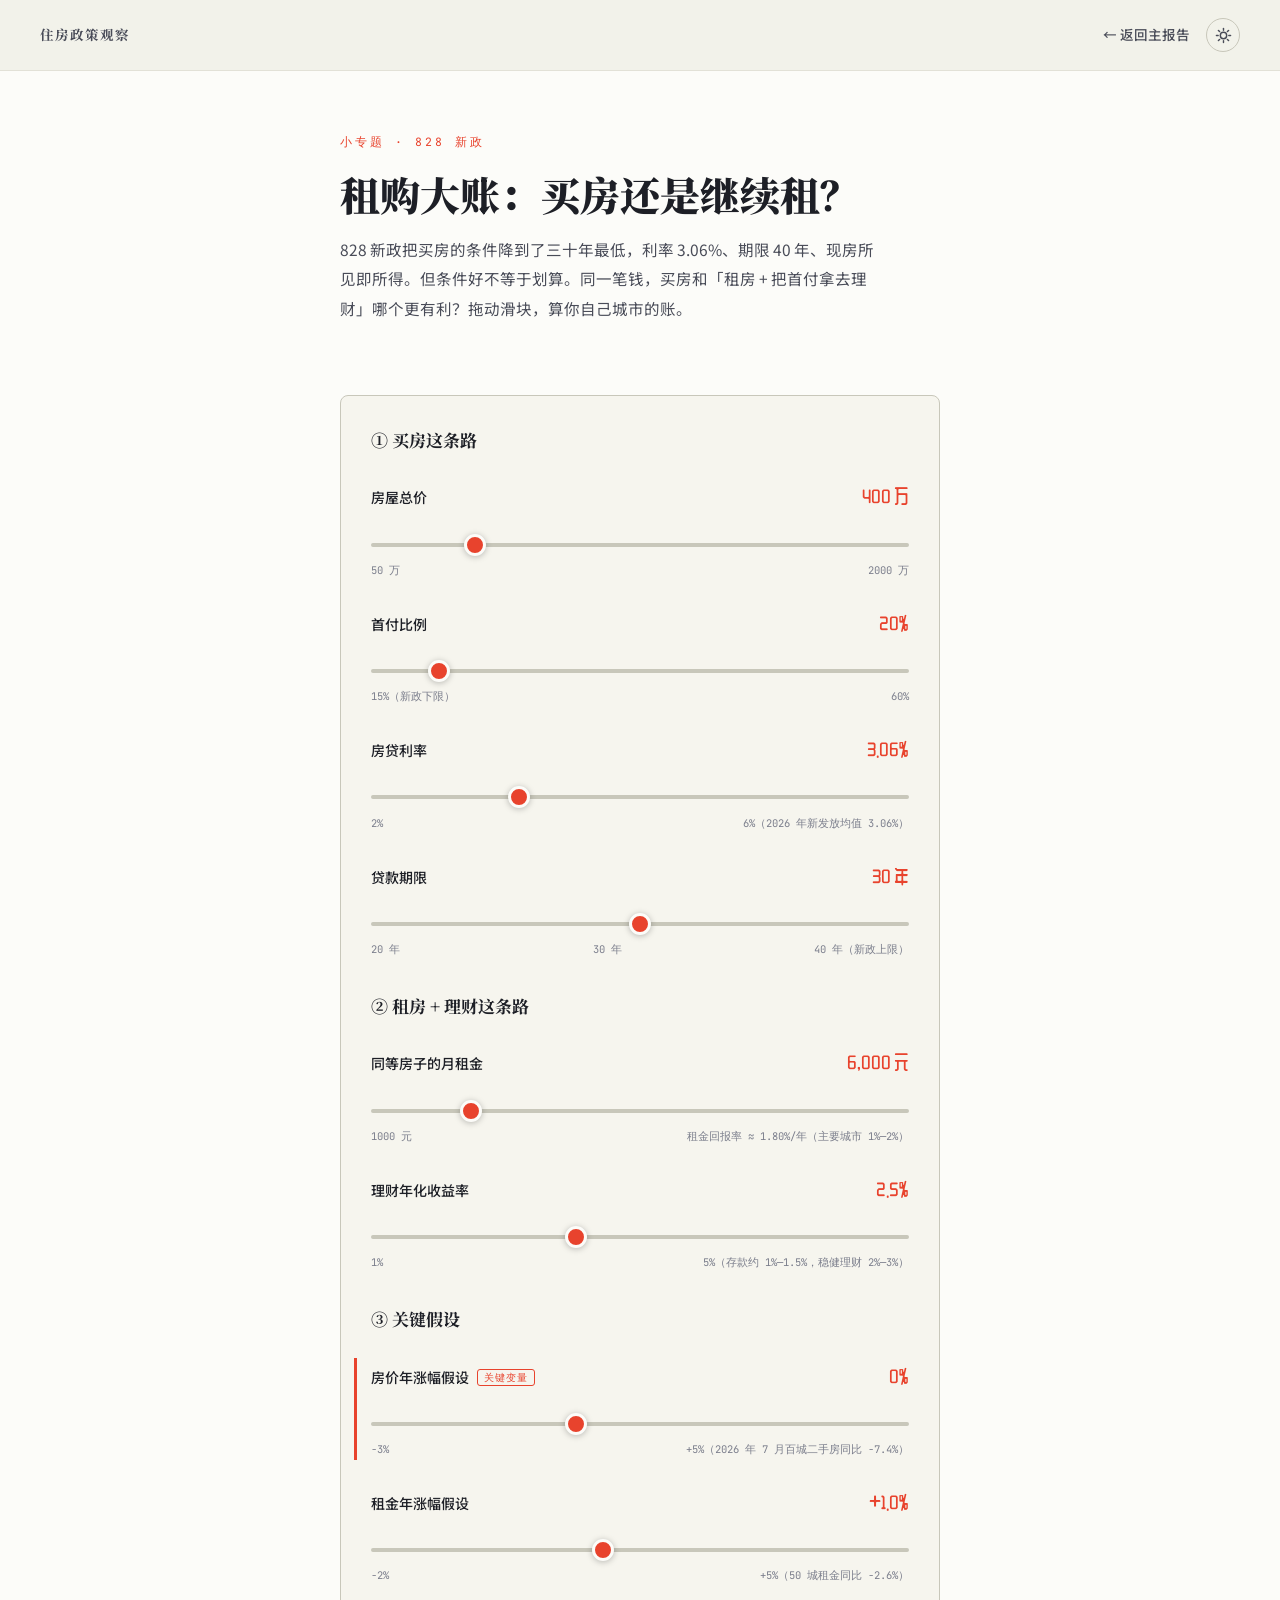
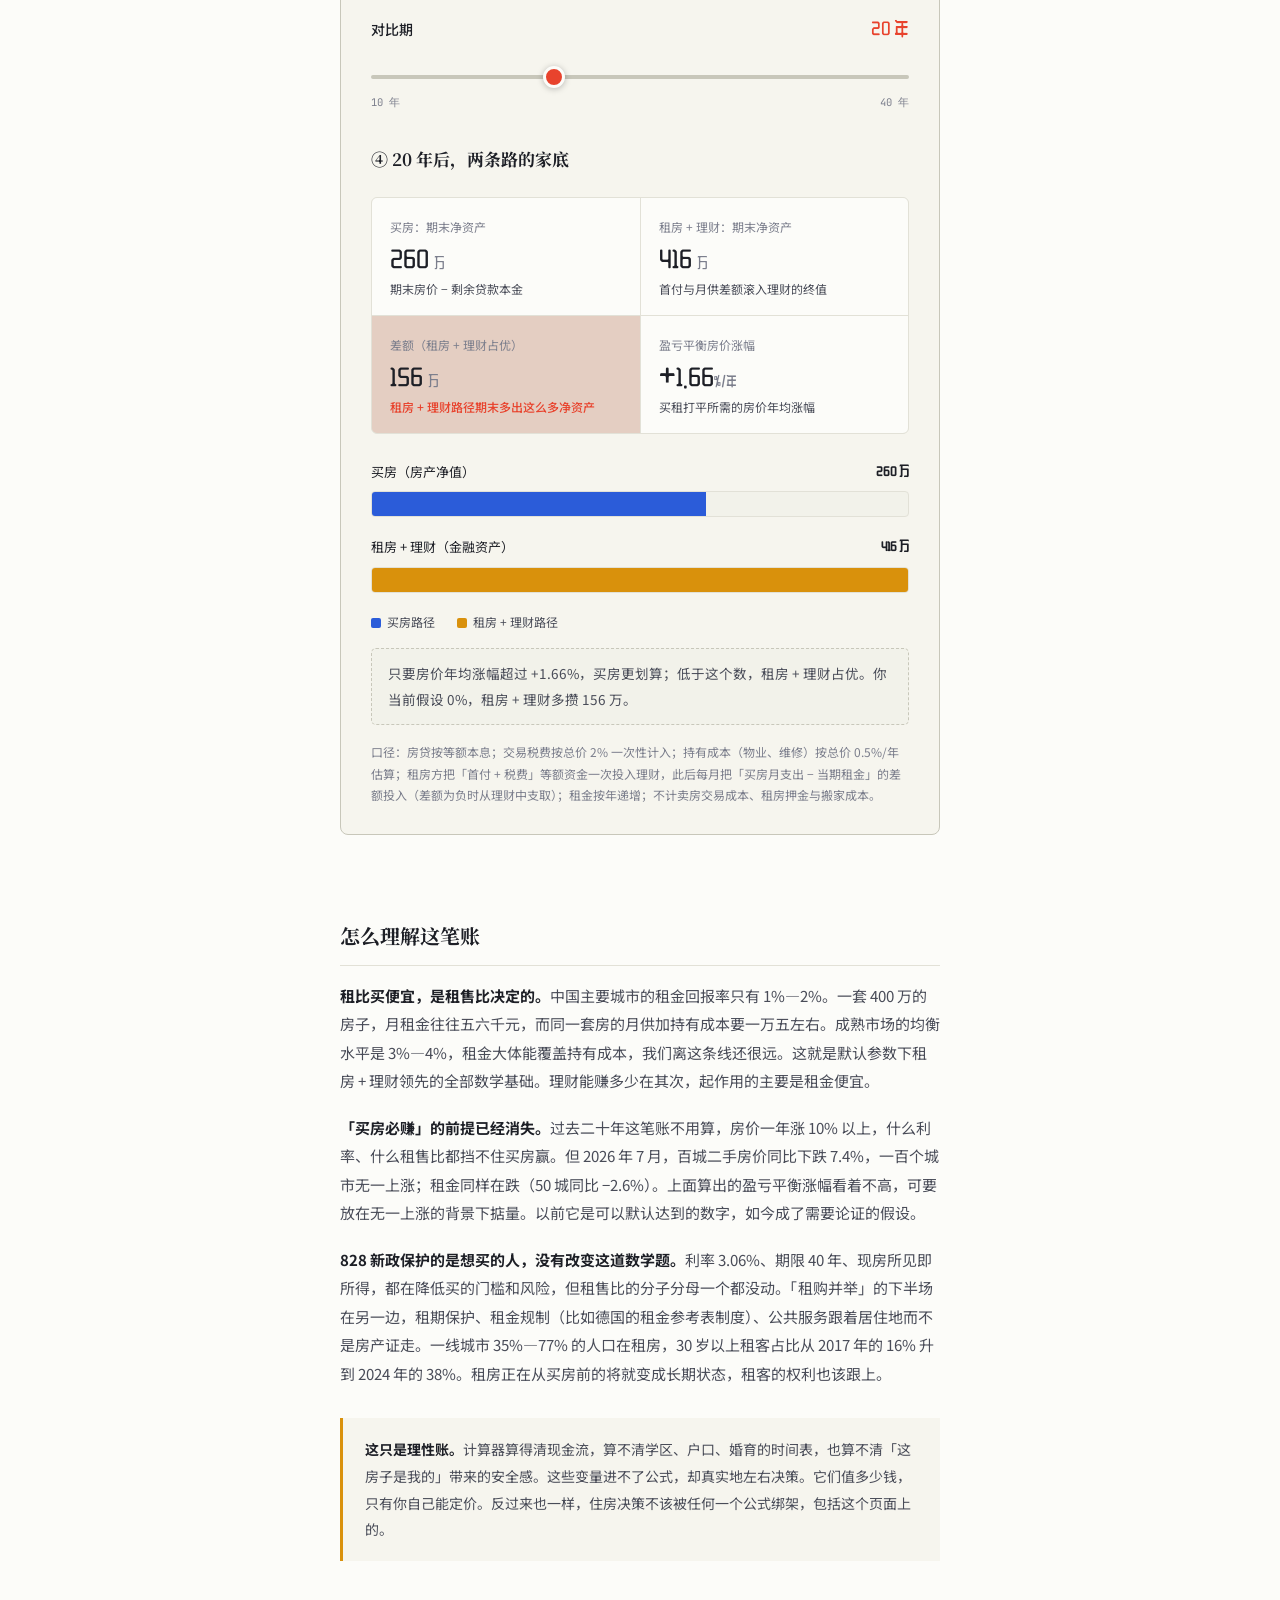
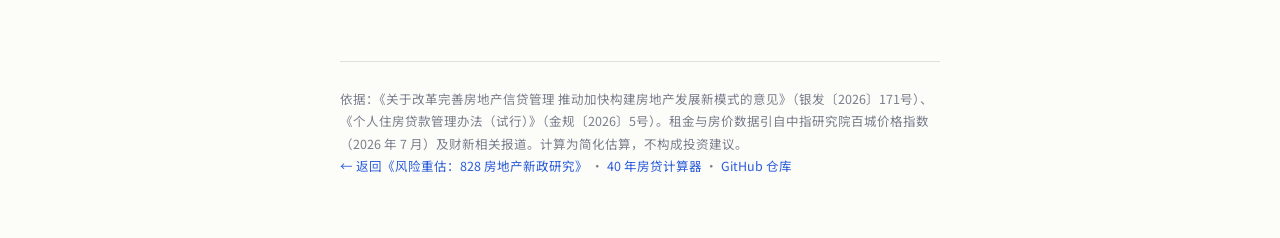
<file: docs/topics/rent-or-buy.html>
<!DOCTYPE html>
<html lang="zh-CN">
<head>
<meta charset="UTF-8">
<meta name="viewport" content="width=device-width, initial-scale=1.0">
<title>租购大账：买房还是继续租？</title>
<script>
try {
  var t = localStorage.getItem('hpw-theme');
  if (t === 'dark' || t === 'light') document.documentElement.setAttribute('data-theme', t);
} catch (e) {}
</script>
<link rel="preconnect" href="https://fonts.googleapis.com">
<link rel="preconnect" href="https://fonts.gstatic.com" crossorigin>
<link rel="stylesheet" href="https://fonts.googleapis.com/css2?family=Noto+Serif+SC:wght@400;700;900&family=Noto+Sans+SC:wght@300;400;500;700&family=Spectral:ital,wght@0,400;0,500;1,400&family=JetBrains+Mono:wght@400;500&family=ZCOOL+QingKe+HuangYou&display=swap">
<style>
:root {
  --paper: #fcfcf9; --paper-deep: #f2f2ea; --paper-panel: #f6f5ee;
  --ink: #1d1f26; --ink-2: #494c58; --ink-3: #7b7e8c;
  --hairline: #e2e1d7; --hairline-2: #c8c7ba;
  --seal: #e8432d; --seal-soft: #e8432d1f;
  --tag-blue: #2b5cd9; --tag-blue-2: #86a3e8; --tag-gold: #d9910c;
  --chart-grid: #e7e6db;
  --mono: 'JetBrains Mono', monospace;
  --serif: 'Noto Serif SC', serif;
  --sans: 'Noto Sans SC', sans-serif;
  --num: 'ZCOOL QingKe HuangYou', 'Spectral', 'Noto Serif SC', serif;
}
@media (prefers-color-scheme: dark) {
  :root:not([data-theme="light"]) {
    --paper: #15171e; --paper-deep: #1b1e26; --paper-panel: #20232d;
    --ink: #e9eae4; --ink-2: #b3b6bf; --ink-3: #82858f;
    --hairline: #333640; --hairline-2: #464a56;
    --seal: #ff6a4d; --seal-soft: #ff6a4d24;
    --tag-blue: #82a5ff; --tag-blue-2: #4a68b3; --tag-gold: #f0b83d;
    --chart-grid: #343744;
  }
}
:root[data-theme="dark"] {
  --paper: #15171e; --paper-deep: #1b1e26; --paper-panel: #20232d;
  --ink: #e9eae4; --ink-2: #b3b6bf; --ink-3: #82858f;
  --hairline: #333640; --hairline-2: #464a56;
  --seal: #ff6a4d; --seal-soft: #ff6a4d24;
  --tag-blue: #82a5ff; --tag-blue-2: #4a68b3; --tag-gold: #f0b83d;
  --chart-grid: #343744;
}
* { margin: 0; padding: 0; box-sizing: border-box; }
[hidden] { display: none !important; }
body {
  font-family: var(--sans); background: var(--paper); color: var(--ink);
  font-size: 16px; line-height: 1.9; -webkit-font-smoothing: antialiased;
}
.shell { max-width: 680px; margin: 0 auto; padding: 0 clamp(24px, 6vw, 40px); }
.top-nav {
  display: flex; align-items: center; justify-content: space-between;
  padding: 18px clamp(24px, 6vw, 40px);
  border-bottom: 1px solid var(--hairline);
  background: var(--paper-deep);
}
.top-nav a { font-size: 13.5px; color: var(--ink-2); text-decoration: none; font-weight: 500; }
.top-nav a:hover { color: var(--seal); }
.top-nav .brand { font-family: var(--serif); font-weight: 700; letter-spacing: 1px; }
.theme-toggle { background: none; border: 1px solid var(--hairline-2); border-radius: 50%; width: 34px; height: 34px; cursor: pointer; color: var(--ink-2); display: flex; align-items: center; justify-content: center; }
.theme-toggle svg { width: 17px; height: 17px; }
header.hero { padding: 60px 0 36px; }
.kicker { font-family: var(--mono); font-size: 11.5px; letter-spacing: 3px; color: var(--seal); margin-bottom: 14px; }
h1 { font-family: var(--serif); font-size: clamp(28px, 6vw, 40px); font-weight: 900; line-height: 1.35; margin-bottom: 14px; text-wrap: balance; }
.dek { font-size: 15.5px; color: var(--ink-2); max-width: 540px; }

.calc {
  background: var(--paper-panel); border: 1px solid var(--hairline-2);
  border-radius: 8px; padding: 28px clamp(20px, 4vw, 30px); margin: 36px 0;
}
.calc h2 { font-family: var(--serif); font-size: 17px; font-weight: 700; margin-bottom: 22px; }
.field { margin-bottom: 24px; }
.field label { display: flex; justify-content: space-between; align-items: baseline; font-size: 14px; font-weight: 500; margin-bottom: 10px; }
.field label .val { font-family: var(--num); font-size: 19px; color: var(--seal); font-variant-numeric: tabular-nums; white-space: nowrap; }
.field.key { border-left: 3px solid var(--seal); padding-left: 14px; margin-left: -17px; }
.key-tag { font-family: var(--mono); font-size: 10px; letter-spacing: 1px; color: var(--seal); border: 1px solid var(--seal); border-radius: 3px; padding: 1px 6px; margin-left: 8px; vertical-align: 1.5px; white-space: nowrap; }
input[type=range] {
  width: 100%; -webkit-appearance: none; appearance: none; height: 4px; border-radius: 2px;
  background: var(--hairline-2); outline: none;
}
input[type=range]::-webkit-slider-thumb {
  -webkit-appearance: none; appearance: none; width: 22px; height: 22px; border-radius: 50%;
  background: var(--seal); cursor: pointer; border: 3px solid var(--paper);
  box-shadow: 0 1px 6px rgba(0,0,0,.25);
}
input[type=range]::-moz-range-thumb {
  width: 22px; height: 22px; border-radius: 50%;
  background: var(--seal); cursor: pointer; border: 3px solid var(--paper);
}
.range-hint { display: flex; justify-content: space-between; gap: 12px; font-family: var(--mono); font-size: 10.5px; color: var(--ink-3); margin-top: 6px; }
.range-hint span:last-child { text-align: right; }

.result-grid { display: grid; grid-template-columns: 1fr 1fr; gap: 1px; background: var(--hairline); border: 1px solid var(--hairline); border-radius: 6px; overflow: hidden; margin-top: 8px; }
.result-cell { background: var(--paper); padding: 18px 18px 14px; }
.result-cell.hl { background: var(--seal-soft); }
.result-cell .k { font-size: 12px; color: var(--ink-3); margin-bottom: 4px; }
.result-cell .v { font-family: var(--num); font-size: 26px; font-weight: 500; font-variant-numeric: tabular-nums; line-height: 1.2; }
.result-cell .v em { font-style: normal; font-size: 14px; color: var(--ink-3); }
.result-cell .sub { font-size: 12px; color: var(--ink-2); margin-top: 4px; }
.result-cell .sub.warn { color: var(--seal); font-weight: 500; }

.compare-bars { margin: 26px 0 6px; }
.cb-row { margin-bottom: 18px; }
.cb-label { display: flex; justify-content: space-between; font-size: 13px; margin-bottom: 7px; }
.cb-label b { font-family: var(--num); font-variant-numeric: tabular-nums; }
.cb-track { height: 26px; border-radius: 4px; overflow: hidden; display: flex; background: var(--paper-deep); border: 1px solid var(--hairline); }
.bar-buy { background: var(--tag-blue); height: 100%; transition: width .3s; }
.bar-rent { background: var(--tag-gold); height: 100%; transition: width .3s; }
.cb-legend { display: flex; gap: 22px; font-size: 12px; color: var(--ink-2); margin-top: 10px; }
.cb-legend span::before { content: ''; display: inline-block; width: 10px; height: 10px; border-radius: 2px; margin-right: 6px; vertical-align: -1px; }
.cb-legend .lb::before { background: var(--tag-blue); }
.cb-legend .lg::before { background: var(--tag-gold); }

.note-block { border-left: 3px solid var(--tag-gold); background: var(--paper-panel); padding: 18px 22px; margin: 30px 0; font-size: 14px; color: var(--ink-2); }
.note-block b { color: var(--ink); }
.prose-sec { padding: 10px 0 30px; }
.prose-sec h2 { font-family: var(--serif); font-size: 20px; font-weight: 700; margin: 36px 0 16px; padding-bottom: 10px; border-bottom: 1px solid var(--hairline); }
.prose-sec p { margin-bottom: 18px; color: var(--ink-2); font-size: 15px; }
.prose-sec strong { color: var(--ink); }
.age-flag { font-size: 13.5px; padding: 12px 16px; border-radius: 5px; background: var(--paper-deep); border: 1px dashed var(--hairline-2); margin-top: 14px; color: var(--ink-2); }
.age-flag b { font-family: var(--num); }
.method-note { font-size: 12px; color: var(--ink-3); margin-top: 16px; line-height: 1.8; }
footer { border-top: 1px solid var(--hairline); margin-top: 40px; padding: 26px 0 60px; font-size: 12.5px; color: var(--ink-3); line-height: 1.8; }
footer a { color: var(--tag-blue); text-decoration: none; }
@media (max-width: 480px) { .result-grid { grid-template-columns: 1fr; } .field.key { margin-left: -14px; padding-left: 11px; } }
</style>
</head>
<body>

<nav class="top-nav">
  <a href="../" class="brand">住房政策观察</a>
  <div style="display:flex; align-items:center; gap:16px;">
    <a href="../">← 返回主报告</a>
    <button class="theme-toggle" id="themeBtn" aria-label="切换明暗主题">
      <svg id="iconSun" viewBox="0 0 24 24" fill="none" stroke="currentColor" stroke-width="2" stroke-linecap="round"><circle cx="12" cy="12" r="4.5"/><line x1="12" y1="2" x2="12" y2="4.5"/><line x1="12" y1="19.5" x2="12" y2="22"/><line x1="2" y1="12" x2="4.5" y2="12"/><line x1="19.5" y1="12" x2="22" y2="12"/><line x1="4.8" y1="4.8" x2="6.5" y2="6.5"/><line x1="17.5" y1="17.5" x2="19.2" y2="19.2"/><line x1="4.8" y1="19.2" x2="6.5" y2="17.5"/><line x1="17.5" y1="6.5" x2="19.2" y2="4.8"/></svg>
      <svg id="iconMoon" viewBox="0 0 24 24" fill="none" stroke="currentColor" stroke-width="2" stroke-linecap="round" stroke-linejoin="round" hidden><path d="M21 12.8A8.5 8.5 0 1 1 11.2 3a6.6 6.6 0 0 0 9.8 9.8z"/></svg>
    </button>
  </div>
</nav>

<div class="shell">

<header class="hero">
  <div class="kicker">小专题 · 828 新政</div>
  <h1>租购大账：买房还是继续租？</h1>
  <p class="dek">828 新政把买房的条件降到了三十年最低，利率 3.06%、期限 40 年、现房所见即所得。但条件好不等于划算。同一笔钱，买房和「租房 + 把首付拿去理财」哪个更有利？拖动滑块，算你自己城市的账。</p>
</header>

<section class="calc" aria-label="租购对比计算器">
  <h2>① 买房这条路</h2>
  <div class="field">
    <label>房屋总价 <span class="val" id="vPrice">400 万</span></label>
    <input type="range" id="inPrice" min="50" max="2000" step="10" value="400">
    <div class="range-hint"><span>50 万</span><span>2000 万</span></div>
  </div>
  <div class="field">
    <label>首付比例 <span class="val" id="vDown">20%</span></label>
    <input type="range" id="inDown" min="15" max="60" step="1" value="20">
    <div class="range-hint"><span>15%（新政下限）</span><span>60%</span></div>
  </div>
  <div class="field">
    <label>房贷利率 <span class="val" id="vRate">3.06%</span></label>
    <input type="range" id="inRate" min="2.0" max="6.0" step="0.01" value="3.06">
    <div class="range-hint"><span>2%</span><span>6%（2026 年新发放均值 3.06%）</span></div>
  </div>
  <div class="field">
    <label>贷款期限 <span class="val" id="vTerm">30 年</span></label>
    <input type="range" id="inTerm" min="20" max="40" step="10" value="30">
    <div class="range-hint"><span>20 年</span><span>30 年</span><span>40 年（新政上限）</span></div>
  </div>

  <h2 style="margin-top:30px;">② 租房 + 理财这条路</h2>
  <div class="field">
    <label>同等房子的月租金 <span class="val" id="vRent">6000 元</span></label>
    <input type="range" id="inRent" min="1000" max="30000" step="100" value="6000">
    <div class="range-hint"><span>1000 元</span><span id="hintYield">—</span></div>
  </div>
  <div class="field">
    <label>理财年化收益率 <span class="val" id="vInv">2.5%</span></label>
    <input type="range" id="inInv" min="1.0" max="5.0" step="0.1" value="2.5">
    <div class="range-hint"><span>1%</span><span>5%（存款约 1%—1.5%，稳健理财 2%—3%）</span></div>
  </div>

  <h2 style="margin-top:30px;">③ 关键假设</h2>
  <div class="field key">
    <label><span>房价年涨幅假设<span class="key-tag">关键变量</span></span> <span class="val" id="vG">0%</span></label>
    <input type="range" id="inG" min="-3" max="5" step="0.1" value="0">
    <div class="range-hint"><span>−3%</span><span>+5%（2026 年 7 月百城二手房同比 −7.4%）</span></div>
  </div>
  <div class="field">
    <label>租金年涨幅假设 <span class="val" id="vRg">+1%</span></label>
    <input type="range" id="inRg" min="-2" max="5" step="0.1" value="1">
    <div class="range-hint"><span>−2%</span><span>+5%（50 城租金同比 −2.6%）</span></div>
  </div>
  <div class="field">
    <label>对比期 <span class="val" id="vYears">20 年</span></label>
    <input type="range" id="inYears" min="10" max="40" step="1" value="20">
    <div class="range-hint"><span>10 年</span><span>40 年</span></div>
  </div>

  <h2 style="margin-top:30px;">④ <span id="hYears">20</span> 年后，两条路的家底</h2>
  <div class="result-grid">
    <div class="result-cell"><div class="k">买房：期末净资产</div><div class="v" id="rBuy">—</div><div class="sub">期末房价 − 剩余贷款本金</div></div>
    <div class="result-cell"><div class="k">租房 + 理财：期末净资产</div><div class="v" id="rRent">—</div><div class="sub">首付与月供差额滚入理财的终值</div></div>
    <div class="result-cell hl"><div class="k" id="rWhoK">谁更划算</div><div class="v" id="rDiff">—</div><div class="sub warn" id="rWhoSub">—</div></div>
    <div class="result-cell"><div class="k">盈亏平衡房价涨幅</div><div class="v" id="rBE">—</div><div class="sub">买租打平所需的房价年均涨幅</div></div>
  </div>

  <div class="compare-bars">
    <div class="cb-row">
      <div class="cb-label"><span>买房（房产净值）</span><b id="barBuyVal">—</b></div>
      <div class="cb-track"><div class="bar-buy" id="barBuy" style="width:0%"></div></div>
    </div>
    <div class="cb-row">
      <div class="cb-label"><span>租房 + 理财（金融资产）</span><b id="barRentVal">—</b></div>
      <div class="cb-track"><div class="bar-rent" id="barRent" style="width:0%"></div></div>
    </div>
  </div>
  <div class="cb-legend"><span class="lb">买房路径</span><span class="lg">租房 + 理财路径</span></div>

  <div class="age-flag" id="beFlag">—</div>

  <p class="method-note">口径：房贷按等额本息；交易税费按总价 2% 一次性计入；持有成本（物业、维修）按总价 0.5%/年估算；租房方把「首付 + 税费」等额资金一次投入理财，此后每月把「买房月支出 − 当期租金」的差额投入（差额为负时从理财中支取）；租金按年递增；不计卖房交易成本、租房押金与搬家成本。</p>
</section>

<section class="prose-sec">
  <h2>怎么理解这笔账</h2>
  <p><strong>租比买便宜，是租售比决定的。</strong>中国主要城市的租金回报率只有 1%—2%。一套 400 万的房子，月租金往往五六千元，而同一套房的月供加持有成本要一万五左右。成熟市场的均衡水平是 3%—4%，租金大体能覆盖持有成本，我们离这条线还很远。这就是默认参数下租房 + 理财领先的全部数学基础。理财能赚多少在其次，起作用的主要是租金便宜。</p>
  <p><strong>「买房必赚」的前提已经消失。</strong>过去二十年这笔账不用算，房价一年涨 10% 以上，什么利率、什么租售比都挡不住买房赢。但 2026 年 7 月，百城二手房价同比下跌 7.4%，一百个城市无一上涨；租金同样在跌（50 城同比 −2.6%）。上面算出的盈亏平衡涨幅看着不高，可要放在无一上涨的背景下掂量。以前它是可以默认达到的数字，如今成了需要论证的假设。</p>
  <p><strong>828 新政保护的是想买的人，没有改变这道数学题。</strong>利率 3.06%、期限 40 年、现房所见即所得，都在降低买的门槛和风险，但租售比的分子分母一个都没动。「租购并举」的下半场在另一边，租期保护、租金规制（比如德国的租金参考表制度）、公共服务跟着居住地而不是房产证走。一线城市 35%—77% 的人口在租房，30 岁以上租客占比从 2017 年的 16% 升到 2024 年的 38%。租房正在从买房前的将就变成长期状态，租客的权利也该跟上。</p>
  <div class="note-block"><b>这只是理性账。</b>计算器算得清现金流，算不清学区、户口、婚育的时间表，也算不清「这房子是我的」带来的安全感。这些变量进不了公式，却真实地左右决策。它们值多少钱，只有你自己能定价。反过来也一样，住房决策不该被任何一个公式绑架，包括这个页面上的。</div>
</section>

<footer>
  依据：《关于改革完善房地产信贷管理 推动加快构建房地产发展新模式的意见》（银发〔2026〕171号）、《个人住房贷款管理办法（试行）》（金规〔2026〕5号）。租金与房价数据引自中指研究院百城价格指数（2026 年 7 月）及财新相关报道。计算为简化估算，不构成投资建议。<br>
  <a href="../">← 返回《风险重估：828 房地产新政研究》</a> · <a href="mortgage-40.html">40 年房贷计算器</a> · <a href="https://github.com/hemayou/housing-policy-watch">GitHub 仓库</a>
</footer>

</div>

<script>
(function () {
  var root = document.documentElement;
  var themeBtn = document.getElementById('themeBtn');
  var iconSun = document.getElementById('iconSun');
  var iconMoon = document.getElementById('iconMoon');
  function currentTheme() {
    var a = root.getAttribute('data-theme');
    if (a) return a;
    return matchMedia('(prefers-color-scheme: dark)').matches ? 'dark' : 'light';
  }
  function renderIcon() {
    var dark = currentTheme() === 'dark';
    iconSun.hidden = !dark; iconMoon.hidden = dark;
  }
  themeBtn.addEventListener('click', function () {
    var next = currentTheme() === 'dark' ? 'light' : 'dark';
    root.setAttribute('data-theme', next);
    try { localStorage.setItem('hpw-theme', next); } catch (e) {}
    renderIcon();
  });
  renderIcon();

  var inputs = ['inPrice', 'inDown', 'inRate', 'inTerm', 'inRent', 'inInv', 'inG', 'inRg', 'inYears'].map(function (id) {
    return document.getElementById(id);
  });

  function monthlyPayment(P, annualRatePct, years) {
    var r = annualRatePct / 100 / 12, n = years * 12;
    if (r === 0) return P / n;
    return P * r * Math.pow(1 + r, n) / (Math.pow(1 + r, n) - 1);
  }
  function remainingPrincipal(P, annualRatePct, termYears, paidMonths) {
    var r = annualRatePct / 100 / 12, N = termYears * 12;
    var k = Math.min(paidMonths, N);
    if (r === 0) return P * (1 - k / N);
    return P * (Math.pow(1 + r, N) - Math.pow(1 + r, k)) / (Math.pow(1 + r, N) - 1);
  }

  // 核心模拟：返回两条路径的期末净资产（元）
  function simulate(p) {
    var priceY = p.price * 10000;
    var down = priceY * p.down / 100;
    var tax = priceY * 0.02;              // 交易税费约 2%
    var loan = priceY - down;
    var m = monthlyPayment(loan, p.rate, p.term);
    var holdM = priceY * 0.005 / 12;       // 持有成本约 0.5%/年
    var months = p.years * 12, termM = p.term * 12;
    var iv = p.inv / 100 / 12;

    // 租房路径：首付+税费一次投入，此后每月投入（买房月支出 − 当期租金）
    var port = down + tax;
    for (var t = 1; t <= months; t++) {
      port *= (1 + iv);
      var pay = (t <= termM ? m : 0) + holdM;
      var rentNow = p.rent * Math.pow(1 + p.rg / 100, Math.floor((t - 1) / 12));
      port += (pay - rentNow);
    }
    var remaining = remainingPrincipal(loan, p.rate, p.term, months);

    return {
      monthly: m,
      remaining: remaining,
      priceY: priceY,
      rentNet: port,
      buyNetAt: function (g) { return priceY * Math.pow(1 + g, p.years) - remaining; }
    };
  }

  // 盈亏平衡房价涨幅：二分法求 buyNet(g) = rentNet
  function breakeven(sim) {
    var lo = -0.10, hi = 0.15;
    var f = function (g) { return sim.buyNetAt(g) - sim.rentNet; };
    if (f(lo) >= 0) return { edge: 'low' };
    if (f(hi) <= 0) return { edge: 'high' };
    for (var i = 0; i < 80; i++) {
      var mid = (lo + hi) / 2;
      if (f(mid) < 0) lo = mid; else hi = mid;
    }
    return { g: (lo + hi) / 2 };
  }

  function fmtWan(yuan) {
    var neg = yuan < 0, w = Math.abs(yuan) / 10000, s;
    if (w >= 10000) s = (w / 10000).toFixed(2) + ' 亿';
    else if (w >= 100) s = Math.round(w).toLocaleString('zh-CN') + ' 万';
    else s = w.toFixed(1) + ' 万';
    return (neg ? '−' : '') + s;
  }
  function fmtWanHtml(yuan) {
    var parts = fmtWan(yuan).split(' ');
    return parts[0] + ' <em>' + parts[1] + '</em>';
  }
  function fmtPct(x, digits) {
    var v = (x * 100).toFixed(digits === undefined ? 1 : digits);
    if (parseFloat(v) === 0) return '0%';
    return (x >= 0 ? '+' : '') + v.replace('-', '−') + '%';
  }
  function txt(id, s) { document.getElementById(id).textContent = s; }
  function html(id, s) { document.getElementById(id).innerHTML = s; }

  function render() {
    var p = {
      price: +inputs[0].value, down: +inputs[1].value, rate: +inputs[2].value,
      term: +inputs[3].value, rent: +inputs[4].value, inv: +inputs[5].value,
      g: +inputs[6].value, rg: +inputs[7].value, years: +inputs[8].value
    };
    txt('vPrice', p.price + ' 万');
    txt('vDown', p.down + '%');
    txt('vRate', p.rate.toFixed(2) + '%');
    txt('vTerm', p.term + ' 年');
    txt('vRent', p.rent.toLocaleString('zh-CN') + ' 元');
    txt('vInv', p.inv.toFixed(1) + '%');
    txt('vG', fmtPct(p.g / 100));
    txt('vRg', fmtPct(p.rg / 100));
    txt('vYears', p.years + ' 年');
    txt('hYears', String(p.years));

    var yieldPct = p.rent * 12 / (p.price * 10000) * 100;
    txt('hintYield', '租金回报率 ≈ ' + yieldPct.toFixed(2) + '%/年（主要城市 1%—2%）');

    var sim = simulate(p);
    var buyNet = sim.buyNetAt(p.g / 100);
    var rentNet = sim.rentNet;
    var diff = buyNet - rentNet;

    html('rBuy', fmtWanHtml(buyNet));
    html('rRent', fmtWanHtml(rentNet));
    var who = diff >= 0 ? '买房' : '租房 + 理财';
    html('rDiff', fmtWanHtml(Math.abs(diff)));
    txt('rWhoK', '差额（' + who + '占优）');
    txt('rWhoSub', who + '路径期末多出这么多净资产');

    var be = breakeven(sim);
    var beText;
    if (be.edge === 'low') { html('rBE', '≤ −10<em>%/年</em>'); beText = '即便房价每年跌 10%，买房净资产仍不低于租房 + 理财，在当前参数下买房占优。'; }
    else if (be.edge === 'high') { html('rBE', '≥ +15<em>%/年</em>'); beText = '房价年均涨幅要超过 15% 买房才划算，在当前参数下这几乎不可能，租房 + 理财占优。'; }
    else {
      html('rBE', fmtPct(be.g, 2).replace('%', '') + '<em>%/年</em>');
      beText = '只要房价年均涨幅超过 ' + fmtPct(be.g, 2) + '，买房更划算；低于这个数，租房 + 理财占优。你当前假设 ' + fmtPct(p.g / 100) + '，' + who + '多攒 ' + fmtWan(Math.abs(diff)) + '。';
    }
    txt('beFlag', beText);

    var maxV = Math.max(buyNet, rentNet, 1);
    var wb = Math.max(0, buyNet) / maxV * 100;
    var wr = Math.max(0, rentNet) / maxV * 100;
    document.getElementById('barBuy').style.width = wb.toFixed(1) + '%';
    document.getElementById('barRent').style.width = wr.toFixed(1) + '%';
    txt('barBuyVal', fmtWan(buyNet));
    txt('barRentVal', fmtWan(rentNet));
  }

  inputs.forEach(function (el) { el.addEventListener('input', render); });
  render();
})();
</script>

</body>
</html>
</file>
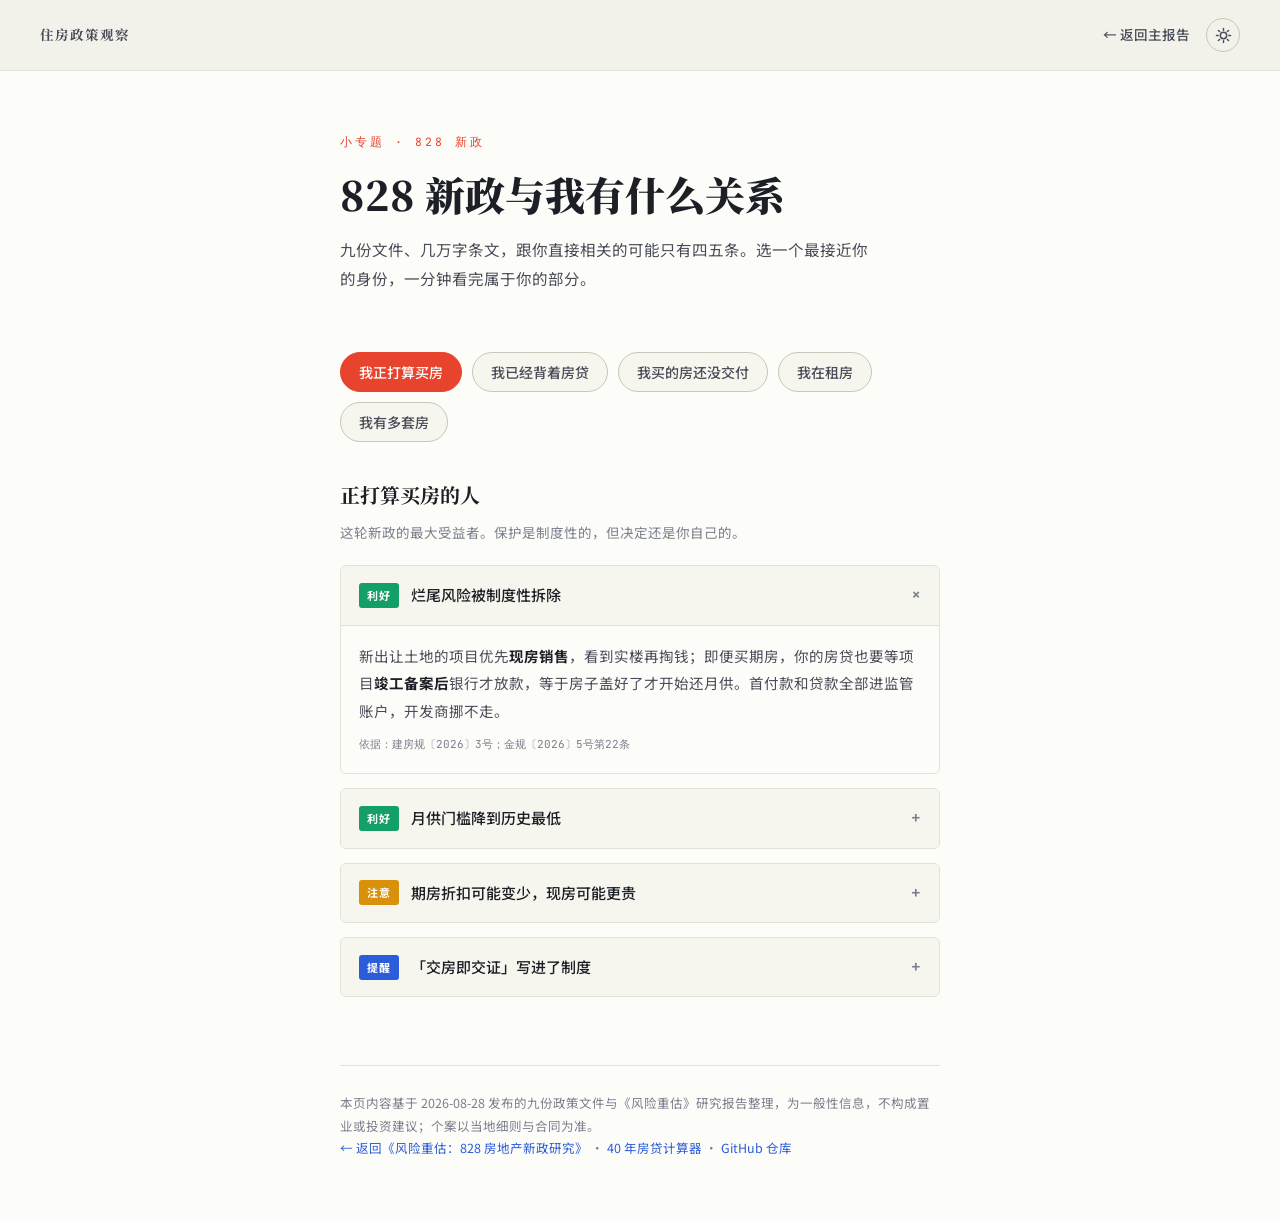
<file: docs/topics/what-it-means.html>
<!DOCTYPE html>
<html lang="zh-CN">
<head>
<meta charset="UTF-8">
<meta name="viewport" content="width=device-width, initial-scale=1.0">
<title>828新政与我有什么关系</title>
<script>
try {
  var t = localStorage.getItem('hpw-theme');
  if (t === 'dark' || t === 'light') document.documentElement.setAttribute('data-theme', t);
} catch (e) {}
</script>
<link rel="preconnect" href="https://fonts.googleapis.com">
<link rel="preconnect" href="https://fonts.gstatic.com" crossorigin>
<link rel="stylesheet" href="https://fonts.googleapis.com/css2?family=Noto+Serif+SC:wght@400;700;900&family=Noto+Sans+SC:wght@300;400;500;700&family=Spectral:ital,wght@0,500;1,400&family=JetBrains+Mono:wght@400;500&family=ZCOOL+QingKe+HuangYou&display=swap">
<style>
:root {
  --paper: #fcfcf9; --paper-deep: #f2f2ea; --paper-panel: #f6f5ee;
  --ink: #1d1f26; --ink-2: #494c58; --ink-3: #7b7e8c;
  --hairline: #e2e1d7; --hairline-2: #c8c7ba;
  --seal: #e8432d; --seal-soft: #e8432d1f;
  --tag-blue: #2b5cd9; --tag-gold: #d9910c; --good: #159f68;
  --mono: 'JetBrains Mono', monospace;
  --serif: 'Noto Serif SC', serif;
  --sans: 'Noto Sans SC', sans-serif;
  --num: 'ZCOOL QingKe HuangYou', 'Spectral', 'Noto Serif SC', serif;
}
@media (prefers-color-scheme: dark) {
  :root:not([data-theme="light"]) {
    --paper: #15171e; --paper-deep: #1b1e26; --paper-panel: #20232d;
    --ink: #e9eae4; --ink-2: #b3b6bf; --ink-3: #82858f;
    --hairline: #333640; --hairline-2: #464a56;
    --seal: #ff6a4d; --seal-soft: #ff6a4d24;
    --tag-blue: #82a5ff; --tag-gold: #f0b83d; --good: #43c98b;
  }
}
:root[data-theme="dark"] {
  --paper: #15171e; --paper-deep: #1b1e26; --paper-panel: #20232d;
  --ink: #e9eae4; --ink-2: #b3b6bf; --ink-3: #82858f;
  --hairline: #333640; --hairline-2: #464a56;
  --seal: #ff6a4d; --seal-soft: #ff6a4d24;
  --tag-blue: #82a5ff; --tag-gold: #f0b83d; --good: #43c98b;
}
* { margin: 0; padding: 0; box-sizing: border-box; }
[hidden] { display: none !important; }
body { font-family: var(--sans); background: var(--paper); color: var(--ink); font-size: 16px; line-height: 1.9; -webkit-font-smoothing: antialiased; }
.shell { max-width: 680px; margin: 0 auto; padding: 0 clamp(24px, 6vw, 40px); }
.top-nav { display: flex; align-items: center; justify-content: space-between; padding: 18px clamp(24px, 6vw, 40px); border-bottom: 1px solid var(--hairline); background: var(--paper-deep); }
.top-nav a { font-size: 13.5px; color: var(--ink-2); text-decoration: none; font-weight: 500; }
.top-nav a:hover { color: var(--seal); }
.top-nav .brand { font-family: var(--serif); font-weight: 700; letter-spacing: 1px; }
.theme-toggle { background: none; border: 1px solid var(--hairline-2); border-radius: 50%; width: 34px; height: 34px; cursor: pointer; color: var(--ink-2); display: flex; align-items: center; justify-content: center; }
.theme-toggle svg { width: 17px; height: 17px; }
header.hero { padding: 60px 0 28px; }
.kicker { font-family: var(--mono); font-size: 11.5px; letter-spacing: 3px; color: var(--seal); margin-bottom: 14px; }
h1 { font-family: var(--serif); font-size: clamp(28px, 6vw, 40px); font-weight: 900; line-height: 1.35; margin-bottom: 14px; text-wrap: balance; }
.dek { font-size: 15.5px; color: var(--ink-2); max-width: 540px; }

/* 身份选择器 */
.persona-picker { display: flex; flex-wrap: wrap; gap: 10px; margin: 30px 0 8px; }
.persona-btn {
  border: 1.5px solid var(--hairline-2); background: var(--paper-panel); color: var(--ink-2);
  font-family: var(--sans); font-size: 14px; font-weight: 500;
  border-radius: 22px; padding: 9px 18px; cursor: pointer; transition: all .15s;
}
.persona-btn:hover { border-color: var(--seal); color: var(--seal); }
.persona-btn.active { background: var(--seal); border-color: var(--seal); color: #fff; }

.persona-panel { display: none; padding: 26px 0 8px; }
.persona-panel.show { display: block; animation: fadein .25s; }
@keyframes fadein { from { opacity: 0; transform: translateY(6px); } to { opacity: 1; transform: none; } }
.pp-head { font-family: var(--serif); font-size: 20px; font-weight: 700; margin-bottom: 6px; }
.pp-sub { font-size: 13.5px; color: var(--ink-3); margin-bottom: 20px; }

.item { border: 1px solid var(--hairline); border-radius: 6px; margin-bottom: 14px; overflow: hidden; }
.item-head {
  display: flex; align-items: center; gap: 12px; padding: 14px 18px; cursor: pointer;
  background: var(--paper-panel); font-weight: 500; font-size: 15px; user-select: none;
}
.item-head:hover { color: var(--seal); }
.item-head .sign { margin-left: auto; font-family: var(--mono); font-size: 16px; color: var(--ink-3); transition: transform .2s; flex-shrink: 0; }
.item.open .item-head .sign { transform: rotate(45deg); }
.badge { font-size: 11px; font-weight: 700; letter-spacing: 1px; border-radius: 3px; padding: 2px 8px; flex-shrink: 0; }
.badge.good { background: var(--good); color: #fff; }
.badge.warn { background: var(--tag-gold); color: #fff; }
.badge.risk { background: var(--seal); color: #fff; }
.badge.info { background: var(--tag-blue); color: #fff; }
.item-body { display: none; padding: 16px 18px 18px; font-size: 14.5px; color: var(--ink-2); border-top: 1px solid var(--hairline); }
.item.open .item-body { display: block; }
.item-body b { color: var(--ink); }
.item-body .src { display: block; font-family: var(--mono); font-size: 11px; color: var(--ink-3); margin-top: 10px; }
.calc-link { display: inline-block; margin-top: 8px; font-size: 13.5px; color: var(--tag-blue); text-decoration: none; border-bottom: 1px solid var(--tag-blue); }

footer { border-top: 1px solid var(--hairline); margin-top: 46px; padding: 26px 0 60px; font-size: 12.5px; color: var(--ink-3); line-height: 1.8; }
footer a { color: var(--tag-blue); text-decoration: none; }
</style>
</head>
<body>

<nav class="top-nav">
  <a href="../" class="brand">住房政策观察</a>
  <div style="display:flex; align-items:center; gap:16px;">
    <a href="../">← 返回主报告</a>
    <button class="theme-toggle" id="themeBtn" aria-label="切换明暗主题">
      <svg id="iconSun" viewBox="0 0 24 24" fill="none" stroke="currentColor" stroke-width="2" stroke-linecap="round"><circle cx="12" cy="12" r="4.5"/><line x1="12" y1="2" x2="12" y2="4.5"/><line x1="12" y1="19.5" x2="12" y2="22"/><line x1="2" y1="12" x2="4.5" y2="12"/><line x1="19.5" y1="12" x2="22" y2="12"/><line x1="4.8" y1="4.8" x2="6.5" y2="6.5"/><line x1="17.5" y1="17.5" x2="19.2" y2="19.2"/><line x1="4.8" y1="19.2" x2="6.5" y2="17.5"/><line x1="17.5" y1="6.5" x2="19.2" y2="4.8"/></svg>
      <svg id="iconMoon" viewBox="0 0 24 24" fill="none" stroke="currentColor" stroke-width="2" stroke-linecap="round" stroke-linejoin="round" hidden><path d="M21 12.8A8.5 8.5 0 1 1 11.2 3a6.6 6.6 0 0 0 9.8 9.8z"/></svg>
    </button>
  </div>
</nav>

<div class="shell">

<header class="hero">
  <div class="kicker">小专题 · 828 新政</div>
  <h1>828 新政与我有什么关系</h1>
  <p class="dek">九份文件、几万字条文，跟你直接相关的可能只有四五条。选一个最接近你的身份，一分钟看完属于你的部分。</p>
</header>

<div class="persona-picker" id="picker">
  <button class="persona-btn active" data-p="p1">我正打算买房</button>
  <button class="persona-btn" data-p="p2">我已经背着房贷</button>
  <button class="persona-btn" data-p="p3">我买的房还没交付</button>
  <button class="persona-btn" data-p="p4">我在租房</button>
  <button class="persona-btn" data-p="p5">我有多套房</button>
</div>

<!-- 打算买房 -->
<section class="persona-panel show" id="p1">
  <div class="pp-head">正打算买房的人</div>
  <div class="pp-sub">这轮新政的最大受益者。保护是制度性的，但决定还是你自己的。</div>
  <div class="item open">
    <div class="item-head"><span class="badge good">利好</span>烂尾风险被制度性拆除<span class="sign">+</span></div>
    <div class="item-body">新出让土地的项目优先<b>现房销售</b>，看到实楼再掏钱；即便买期房，你的房贷也要等项目<b>竣工备案后</b>银行才放款，等于房子盖好了才开始还月供。首付款和贷款全部进监管账户，开发商挪不走。<span class="src">依据：建房规〔2026〕3号；金规〔2026〕5号第22条</span></div>
  </div>
  <div class="item">
    <div class="item-head"><span class="badge good">利好</span>月供门槛降到历史最低<span class="sign">+</span></div>
    <div class="item-body">贷款期限最长从 30 年延到 <b>40 年</b>，月供比 30 年方案再低 12% 左右；月收入偿债比上限从 55% 放宽到 60%，可贷额度更大。当前新发放房贷利率约 3.06%，是有统计以来最低。<b>但期限是选择权不是义务</b>，可以贷 40 年、按自己的节奏提前还。<a class="calc-link" href="mortgage-40.html">→ 用计算器算算你的账</a><span class="src">依据：金规〔2026〕5号第10、13条</span></div>
  </div>
  <div class="item">
    <div class="item-head"><span class="badge warn">注意</span>期房折扣可能变少，现房可能更贵<span class="sign">+</span></div>
    <div class="item-body">开发商建房的资金成本上升了（不能再用你的预售款周转），长期看会计入房价；期房「早买早便宜」的折扣逻辑也随现售普及而收窄。短期内因为市场供大于求，开发商「不太敢随意加价」，但选房时可以多比较存量期房项目（仍按旧规则卖）与新现房项目的价差。<span class="src">市场研判，见主报告第六章</span></div>
  </div>
  <div class="item">
    <div class="item-head"><span class="badge info">提醒</span>「交房即交证」写进了制度<span class="sign">+</span></div>
    <div class="item-body">现房销售前一般应完成首次登记，交付时同步拿不动产权证。过去住了几年拿不到证、孩子上学被卡的坑，这回被制度填了。签约时留意合同是否明确交证时点。<span class="src">依据：建房规〔2026〕3号第三条（四）</span></div>
  </div>
</section>

<!-- 已有房贷 -->
<section class="persona-panel" id="p2">
  <div class="pp-head">已经背着房贷的人</div>
  <div class="pp-sub">新政管新贷款，但有三条与你的存量贷款直接相关。</div>
  <div class="item open">
    <div class="item-head"><span class="badge good">利好</span>存量利率偏高可以「协商降息」了<span class="sign">+</span></div>
    <div class="item-body">当你的利率与全国新发放房贷利率<b>偏离达到一定幅度</b>时，可以跟银行协商调低，或者申请新贷款置换旧贷款，方式由你选。2024 年那次批量下调是一次性的，这次写成了<b>常态机制</b>。利率敏感的话，留意央行后续公布的偏离幅度细则。<span class="src">依据：银发〔2026〕171号第24条</span></div>
  </div>
  <div class="item">
    <div class="item-head"><span class="badge good">利好</span>失业断供前，有制度化的缓冲带<span class="sign">+</span></div>
    <div class="item-body">阶段性失去收入来源导致还款困难的，可以跟银行协商<b>延后还款时间、贷款展期、延迟还本</b>。这是白纸黑字写进 171 号文的安排，真遇到困难，主动找银行谈，别硬扛到逾期上征信。<span class="src">依据：银发〔2026〕171号第26条</span></div>
  </div>
  <div class="item">
    <div class="item-head"><span class="badge info">提醒</span>想换房，「带押过户」更顺了<span class="sign">+</span></div>
    <div class="item-body">卖掉还有贷款的房子，不用先凑钱解押，银行可为「带押过户」提供贷款服务，登记、放款、还旧贷一条龙衔接。置换链条的时间和过桥成本都会降。<span class="src">依据：金规〔2026〕5号第20条</span></div>
  </div>
</section>

<!-- 等交付 -->
<section class="persona-panel" id="p3">
  <div class="pp-head">买了房还没交付的人</div>
  <div class="pp-sub">把话说在前面，新政管的是从今往后，你的项目适用的还是老规则。</div>
  <div class="item open">
    <div class="item-head"><span class="badge risk">直说</span>新政的保护不溯及你的项目<span class="sign">+</span></div>
    <div class="item-body">828 前已取得建设工程规划许可证的项目，预售条件、资金监管都<b>按原有政策执行</b>；你的房贷也已经放出去了，「竣工才放款」帮不到你。你的保障仍来自「保交楼」体系，即白名单项目贷款（累计审批超 7 万亿）+ 地方政府逐项目协调。<span class="src">依据：建房规〔2026〕3号「老人老办法」条款</span></div>
  </div>
  <div class="item">
    <div class="item-head"><span class="badge info">行动</span>三件值得做的事<span class="sign">+</span></div>
    <div class="item-body"><b>一，查项目是否进了「白名单」</b>。进了名单意味着有主办银行接管资金、续建资金有着落，可向当地住建部门或售楼处核实。<b>二，盯预售资金监管账户</b>。留存你付款进的账户信息，若发现与合同载明的监管账户不符，向住建部门投诉（2022 年停贷潮中近六成维权业主发现账户不符）。<b>三，逾期交付即主张权利</b>。按合同追违约金；新规则下开发商违约不能按期交房的，购房人有权解除合同并要求退款。<span class="src">操作建议，综合主报告第六章</span></div>
  </div>
  <div class="item">
    <div class="item-head"><span class="badge warn">背景</span>为什么说你们是「被留在旧制度里的人」<span class="sign">+</span></div>
    <div class="item-body">白名单贷款 2026 年初获准展期五年，意思是烂尾风险的化解被拉长到以年计。官方口径「保交楼」阶段性收官（累计交付 750 多万套），但个案的兑现节奏差异极大。主报告对这个群体的处境有整章分析，你不是一个人。<span class="src">见主报告第三、六章</span></div>
  </div>
</section>

<!-- 租房 -->
<section class="persona-panel" id="p4">
  <div class="pp-head">在租房的人</div>
  <div class="pp-sub">新政给租赁住房修了金融高速路，但路是给机构修的，你的变化是间接的。</div>
  <div class="item open">
    <div class="item-head"><span class="badge good">利好</span>长租房供给会变多、变规范<span class="sign">+</span></div>
    <div class="item-body">银行现在可以给机构发放<b>最长 30 年</b>的贷款去批量收购空置房源做长租房，租赁企业的建设、运营贷款也全线打通。更多卖不掉的新房会转成租赁房源。供给增加，对租金是压制因素；机构化公寓的品质和合同规范度普遍高于个人房东。<span class="src">依据：银发〔2026〕171号第17、28、30条</span></div>
  </div>
  <div class="item">
    <div class="item-head"><span class="badge warn">注意</span>城中村改造提速，可能动到你的房租<span class="sign">+</span></div>
    <div class="item-body">政策鼓励把工厂、商办、城中村改造成租赁住房，改造贷款靠<b>未来租金</b>还，制度里内嵌了改造后租金上涨的逻辑。住在城中村、老旧片区低价房源里的朋友，改造来临时大概率面临租金上移或搬迁，提前留意所在片区的更新计划。<span class="src">依据：银发〔2026〕171号第30条；主报告第七章</span></div>
  </div>
  <div class="item">
    <div class="item-head"><span class="badge risk">直说</span>租客的「权利」这轮没有新东西<span class="sign">+</span></div>
    <div class="item-body">九份文件全部在讲租赁住房怎么<b>融资</b>，没有一条讲租期保护、租金规制、租房者的落户与子女入学。「租购并举」的金融侧完备了，权利侧还是空的，下一步该盯的立法方向就在这里。另外八成以上的租赁供给来自个人房东，新政与他们完全无关，你大概率感受不到直接变化。<span class="src">分析见主报告第七章</span></div>
  </div>
</section>

<!-- 多套房 -->
<section class="persona-panel" id="p5">
  <div class="pp-head">持有多套房的人</div>
  <div class="pp-sub">政策没有打击你，但也彻底不再需要你。</div>
  <div class="item open">
    <div class="item-head"><span class="badge risk">直说</span>「房产提款机」的路被焊死了<span class="sign">+</span></div>
    <div class="item-body">明文禁止两类操作，一是贷款金额随房产评估价浮动，二是不指明用途的住房抵押贷款；已抵押房产在贷款结清前，<b>不得以再评估净值追加购房贷款</b>。用房产净值滚动加杠杆的玩法正式终结。<span class="src">依据：银发〔2026〕171号第24条</span></div>
  </div>
  <div class="item">
    <div class="item-head"><span class="badge warn">注意</span>流动性是你最大的敌人，新政没改变这一点<span class="sign">+</span></div>
    <div class="item-body">百城二手房价同比仍在下跌（2026 年 7 月 −7.4%，一百个城市无一上涨），挂牌量高、成交慢。新政收缩新房供给对二手房价有间接支撑，但也让卖旧买新链条的上游更拥挤。<b>想减持的，与其等右侧不如认真定价</b>；核心地段与远郊、老房的分化只会更极端。<span class="src">数据：中指百城指数 2026-07；研判见主报告第六章</span></div>
  </div>
  <div class="item">
    <div class="item-head"><span class="badge info">机会</span>批量出租、出售给机构的通道开了<span class="sign">+</span></div>
    <div class="item-body">机构现在能拿 30 年期贷款<b>批量收购</b>已竣工商品住房做长租运营。如果你在核心城市持有可整租的房源，机构收购、包租的市场会逐步成型，多了一个非散售的退出选项。留意本地国企租赁平台的收储动向。<span class="src">依据：银发〔2026〕171号第28条</span></div>
  </div>
</section>

<footer>
  本页内容基于 2026-08-28 发布的九份政策文件与《风险重估》研究报告整理，为一般性信息，不构成置业或投资建议；个案以当地细则与合同为准。<br>
  <a href="../">← 返回《风险重估：828 房地产新政研究》</a> · <a href="mortgage-40.html">40 年房贷计算器</a> · <a href="https://github.com/hemayou/housing-policy-watch">GitHub 仓库</a>
</footer>

</div>

<script>
(function () {
  var root = document.documentElement;
  var themeBtn = document.getElementById('themeBtn');
  var iconSun = document.getElementById('iconSun');
  var iconMoon = document.getElementById('iconMoon');
  function currentTheme() {
    var a = root.getAttribute('data-theme');
    if (a) return a;
    return matchMedia('(prefers-color-scheme: dark)').matches ? 'dark' : 'light';
  }
  function renderIcon() {
    var dark = currentTheme() === 'dark';
    iconSun.hidden = !dark; iconMoon.hidden = dark;
  }
  themeBtn.addEventListener('click', function () {
    var next = currentTheme() === 'dark' ? 'light' : 'dark';
    root.setAttribute('data-theme', next);
    try { localStorage.setItem('hpw-theme', next); } catch (e) {}
    renderIcon();
  });
  renderIcon();

  var btns = document.querySelectorAll('.persona-btn');
  var panels = document.querySelectorAll('.persona-panel');
  btns.forEach(function (b) {
    b.addEventListener('click', function () {
      btns.forEach(function (x) { x.classList.remove('active'); });
      panels.forEach(function (x) { x.classList.remove('show'); });
      b.classList.add('active');
      document.getElementById(b.getAttribute('data-p')).classList.add('show');
    });
  });
  document.querySelectorAll('.item-head').forEach(function (h) {
    h.addEventListener('click', function () {
      h.parentElement.classList.toggle('open');
    });
  });
})();
</script>

</body>
</html>
</file>
<file: docs/x/paper.css>
/* ============================================================
   《纸屋》——828 新政的四本账 · 探索版
   视觉世界观：账本宇宙（纸与墨的超现实）→ 沙盘一幕切至玻璃管道
   零依赖，手写 CSS。配色令牌与主站互通（主题键 hpw-theme）。
   ============================================================ */

:root {
  --paper: #fcfcf9; --paper-deep: #f2f2ea; --paper-panel: #f6f5ee;
  --ink: #1d1f26; --ink-2: #494c58; --ink-3: #7b7e8c;
  --hairline: #e2e1d7; --hairline-2: #c8c7ba;
  --seal: #e8432d; --seal-soft: #e8432d1f;
  --tag-blue: #2b5cd9; --tag-blue-2: #86a3e8; --tag-gold: #d9910c; --good: #159f68;
  /* 探索版扩展令牌 */
  --pulp: #ece9dd;              /* 纸浆阴影 */
  --fold: rgba(29,31,38,.10);   /* 折痕 */
  --glass: rgba(43,92,217,.10); /* 玻璃管壁 */
  --glass-line: rgba(43,92,217,.34);
  --fluid-money: #2b5cd9;       /* 购房款 */
  --fluid-credit: #d9910c;      /* 信贷 */
  --fluid-land: #e8432d;        /* 土地金 */
  --stage: #f4f2e9;             /* 幕布底 */
  --mono: 'JetBrains Mono', 'SF Mono', ui-monospace, monospace;
  --serif: 'Noto Serif SC', 'Songti SC', serif;
  --sans: 'Noto Sans SC', 'PingFang SC', system-ui, sans-serif;
  --num: 'ZCOOL QingKe HuangYou', 'Spectral', 'Noto Serif SC', serif;
}
@media (prefers-color-scheme: dark) {
  :root:not([data-theme="light"]) {
    --paper: #15171e; --paper-deep: #1b1e26; --paper-panel: #20232d;
    --ink: #e9eae4; --ink-2: #b3b6bf; --ink-3: #82858f;
    --hairline: #333640; --hairline-2: #464a56;
    --seal: #ff6a4d; --seal-soft: #ff6a4d24;
    --tag-blue: #82a5ff; --tag-blue-2: #4a68b3; --tag-gold: #f0b83d; --good: #43c98b;
    --pulp: #11131a; --fold: rgba(233,234,228,.09);
    --glass: rgba(130,165,255,.10); --glass-line: rgba(130,165,255,.36);
    --fluid-money: #82a5ff; --fluid-credit: #f0b83d; --fluid-land: #ff6a4d;
    --stage: #12141b;
  }
}
:root[data-theme="dark"] {
  --paper: #15171e; --paper-deep: #1b1e26; --paper-panel: #20232d;
  --ink: #e9eae4; --ink-2: #b3b6bf; --ink-3: #82858f;
  --hairline: #333640; --hairline-2: #464a56;
  --seal: #ff6a4d; --seal-soft: #ff6a4d24;
  --tag-blue: #82a5ff; --tag-blue-2: #4a68b3; --tag-gold: #f0b83d; --good: #43c98b;
  --pulp: #11131a; --fold: rgba(233,234,228,.09);
  --glass: rgba(130,165,255,.10); --glass-line: rgba(130,165,255,.36);
  --fluid-money: #82a5ff; --fluid-credit: #f0b83d; --fluid-land: #ff6a4d;
  --stage: #12141b;
}

* { margin: 0; padding: 0; box-sizing: border-box; }
[hidden] { display: none !important; }
html { scroll-behavior: smooth; }
body {
  font-family: var(--sans); background: var(--paper); color: var(--ink);
  font-size: 16px; line-height: 1.85; -webkit-font-smoothing: antialiased;
  overflow-x: hidden;
}
img { max-width: 100%; }
a { color: inherit; }
::selection { background: var(--seal-soft); }

/* 纸纤维底纹：两层极淡径向噪点，不用图片 */
.grain::before {
  content: ''; position: fixed; inset: 0; pointer-events: none; z-index: 1; opacity: .5;
  background-image:
    radial-gradient(circle at 17% 23%, var(--fold) 0 .6px, transparent .7px),
    radial-gradient(circle at 71% 62%, var(--fold) 0 .5px, transparent .6px);
  background-size: 13px 13px, 19px 19px;
  mix-blend-mode: multiply;
}
:root[data-theme="dark"] .grain::before { mix-blend-mode: screen; }
@media (prefers-color-scheme: dark) {
  :root:not([data-theme="light"]) .grain::before { mix-blend-mode: screen; }
}

/* ---------- 通用外壳 ---------- */
.wrap { max-width: 760px; margin: 0 auto; padding: 0 clamp(20px, 5.5vw, 36px); position: relative; z-index: 2; }
.wrap-wide { max-width: 1040px; }
.kicker { font-family: var(--mono); font-size: 11px; letter-spacing: 3.4px; color: var(--seal); text-transform: uppercase; }
.mono { font-family: var(--mono); }

/* 出处小签：贯穿全篇的严谨性标记 */
.cite {
  display: inline-block; font-family: var(--mono); font-size: 10.5px; line-height: 1.5;
  color: var(--ink-3); border: 1px solid var(--hairline); border-radius: 4px;
  padding: 2px 6px; margin: 4px 6px 0 0; background: var(--paper-panel);
  letter-spacing: .2px; vertical-align: middle;
}
.cite b { color: var(--ink-2); font-weight: 500; }
.synth {
  display: inline-block; font-family: var(--mono); font-size: 10.5px;
  color: var(--seal); border: 1px dashed var(--seal); border-radius: 4px;
  padding: 2px 6px; margin: 4px 6px 0 0; background: var(--seal-soft);
}

/* ---------- 顶栏 ---------- */
.hud {
  position: fixed; top: 0; left: 0; right: 0; z-index: 60;
  display: flex; align-items: center; gap: 12px;
  padding: 10px clamp(14px, 4vw, 26px);
  background: color-mix(in srgb, var(--paper) 82%, transparent);
  backdrop-filter: blur(10px); border-bottom: 1px solid var(--hairline);
  transform: translateY(-110%); transition: transform .5s cubic-bezier(.2,.8,.25,1);
}
.hud.on { transform: none; }
.hud .brand { font-family: var(--serif); font-weight: 700; letter-spacing: 2px; font-size: 15px; }
.hud .brand small { font-family: var(--sans); font-weight: 400; font-size: 11px; color: var(--ink-3); letter-spacing: 0; margin-left: 8px; }
.hud .sp { flex: 1; }
.hud button, .hud a.btn-mini {
  background: none; border: 1px solid var(--hairline-2); color: var(--ink-2);
  border-radius: 999px; padding: 5px 11px; font-size: 12px; cursor: pointer;
  font-family: var(--sans); text-decoration: none; white-space: nowrap;
}
.hud button:hover, .hud a.btn-mini:hover { border-color: var(--seal); color: var(--seal); }
.hud .icon { width: 32px; height: 32px; padding: 0; display: grid; place-items: center; border-radius: 50%; }
.hud .icon svg { width: 16px; height: 16px; }
.rail { position: fixed; top: 0; left: 0; height: 2px; background: var(--seal); z-index: 61; width: 0; transition: width .18s linear; }

/* ============================================================
   第〇幕 · 封面（文件雨）
   ============================================================ */
#act0 {
  position: relative; min-height: 100svh; display: grid; place-items: center;
  text-align: center; overflow: hidden; background: var(--paper-deep);
}
#rainCanvas { position: absolute; inset: 0; width: 100%; height: 100%; }
.cover { position: relative; z-index: 3; padding: 40px clamp(20px, 6vw, 40px); }
.cover-date { font-family: var(--mono); font-size: 11.5px; letter-spacing: 4px; color: var(--ink-3); margin-bottom: 26px; }
.cover h1 {
  font-family: var(--serif); font-weight: 900; line-height: 1;
  font-size: clamp(72px, 22vw, 168px); letter-spacing: .12em; margin-left: .12em;
  position: relative; display: inline-block;
}
.cover h1 .zi { display: inline-block; }
.cover .sub {
  font-family: var(--serif); font-size: clamp(15px, 4vw, 20px); font-weight: 600;
  letter-spacing: .32em; margin: 14px 0 0 .32em; color: var(--ink-2);
}
.cover .lead {
  max-width: 30em; margin: 34px auto 0; font-size: clamp(14.5px, 3.6vw, 16.5px);
  color: var(--ink-2); line-height: 2.05; text-wrap: balance;
}
.cover .lead em { font-style: normal; color: var(--seal); font-weight: 600; }
.enter {
  margin-top: 40px; display: inline-flex; align-items: center; gap: 10px;
  background: var(--ink); color: var(--paper); border: none; cursor: pointer;
  font-family: var(--serif); font-weight: 700; font-size: 15.5px; letter-spacing: 4px;
  padding: 15px 30px 15px 34px; border-radius: 2px;
  box-shadow: 0 10px 30px rgba(20,22,30,.18); transition: transform .3s, box-shadow .3s;
}
.enter:hover { transform: translateY(-2px); box-shadow: 0 16px 40px rgba(20,22,30,.24); }
.enter svg { width: 15px; height: 15px; }
.cover-foot { margin-top: 30px; font-size: 11.5px; color: var(--ink-3); font-family: var(--mono); letter-spacing: 1px; }

/* 封面上的红戳 */
.seal-stamp {
  position: absolute; z-index: 4; border: 2.5px solid var(--seal); color: var(--seal);
  font-family: var(--serif); font-weight: 700; border-radius: 6px;
  padding: 7px 12px; font-size: 12.5px; letter-spacing: 3px; line-height: 1.3;
  opacity: 0; transform: rotate(-13deg) scale(1.7);
  mix-blend-mode: multiply;
}
.seal-stamp.hit { animation: stamp .5s cubic-bezier(.2,1.4,.4,1) forwards; }
@keyframes stamp { to { opacity: .82; transform: rotate(-13deg) scale(1); } }
.seal-1 { top: 14%; right: 8%; }
.seal-2 { bottom: 17%; left: 6%; transform: rotate(9deg) scale(1.7); }
.seal-2.hit { animation: stamp2 .5s .35s cubic-bezier(.2,1.4,.4,1) forwards; }
@keyframes stamp2 { to { opacity: .74; transform: rotate(9deg) scale(1); } }

/* ============================================================
   第一幕 · 90 秒主线快闪
   ============================================================ */
.act { padding: clamp(70px, 14vw, 130px) 0; position: relative; }
.act-head { margin-bottom: clamp(38px, 8vw, 64px); }
.act-head h2 {
  font-family: var(--serif); font-weight: 900; font-size: clamp(26px, 6.4vw, 40px);
  line-height: 1.32; margin: 12px 0 12px; text-wrap: balance;
}
.act-head p { color: var(--ink-2); font-size: 15px; max-width: 40em; }

.beat {
  position: relative; padding: 30px 0 30px 0; border-top: 1px solid var(--hairline);
  display: grid; grid-template-columns: 108px 1fr; gap: clamp(16px, 4vw, 30px);
  opacity: 0; transform: translateY(26px);
  transition: opacity .75s cubic-bezier(.2,.8,.25,1), transform .75s cubic-bezier(.2,.8,.25,1);
}
.beat.in { opacity: 1; transform: none; }
.beat-year {
  font-family: var(--num); font-size: clamp(30px, 8vw, 46px); line-height: 1;
  color: var(--seal); letter-spacing: -1px;
}
.beat-year span { display: block; font-family: var(--mono); font-size: 10.5px; color: var(--ink-3); letter-spacing: 2px; margin-top: 8px; }
.beat h3 { font-family: var(--serif); font-size: clamp(19px, 4.8vw, 24px); font-weight: 700; margin-bottom: 10px; }
.beat p { color: var(--ink-2); font-size: 15px; }
.beat .big {
  font-family: var(--num); font-size: clamp(24px, 6vw, 34px); color: var(--ink);
  margin: 14px 0 4px; line-height: 1.2; letter-spacing: -.5px;
}
.beat .big i { font-style: normal; font-size: .52em; color: var(--ink-3); font-family: var(--sans); letter-spacing: 0; margin-left: 8px; }

/* 折纸条：每个 beat 左侧的一道折痕 */
.beat::before {
  content: ''; position: absolute; left: 0; top: 0; width: 100%; height: 1px;
  background: linear-gradient(90deg, var(--seal) 0 56px, transparent 56px);
  transform: scaleX(0); transform-origin: left; transition: transform .8s .1s cubic-bezier(.2,.8,.25,1);
}
.beat.in::before { transform: scaleX(1); }

/* 碎裂幕（第二处粒子） */
.shatter { position: relative; margin: 34px 0 0; border-radius: 10px; overflow: hidden; background: var(--paper-panel); border: 1px solid var(--hairline); }
#shatterCanvas { display: block; width: 100%; height: 240px; }
.shatter-cap { position: absolute; left: 0; right: 0; bottom: 0; padding: 14px 16px; font-size: 12.5px; color: var(--ink-2); background: linear-gradient(transparent, var(--paper-panel) 42%); }

/* ============================================================
   第二幕 · 选身份（折纸卡）
   ============================================================ */
.roles { display: grid; grid-template-columns: repeat(auto-fit, minmax(215px, 1fr)); gap: 16px; margin-top: 8px; }
.role-card {
  position: relative; text-align: left; cursor: pointer; background: var(--paper-panel);
  border: 1px solid var(--hairline); border-radius: 3px; padding: 22px 20px 20px;
  font-family: var(--sans); color: var(--ink); overflow: hidden;
  transition: transform .38s cubic-bezier(.2,.8,.25,1), box-shadow .38s, border-color .3s;
  box-shadow: 0 1px 2px rgba(20,22,30,.05);
}
/* 折角 */
.role-card::after {
  content: ''; position: absolute; right: 0; top: 0; width: 30px; height: 30px;
  background: linear-gradient(225deg, var(--paper) 50%, var(--hairline-2) 50%, var(--pulp) 52%);
  transition: width .38s cubic-bezier(.2,.8,.25,1), height .38s cubic-bezier(.2,.8,.25,1);
}
.role-card:hover, .role-card:focus-visible {
  transform: translateY(-5px); border-color: var(--hairline-2);
  box-shadow: 0 14px 34px rgba(20,22,30,.12); outline: none;
}
.role-card:hover::after, .role-card:focus-visible::after { width: 48px; height: 48px; }
.role-card .tag { font-family: var(--mono); font-size: 10.5px; letter-spacing: 2.4px; color: var(--seal); }
.role-card h3 { font-family: var(--serif); font-size: 22px; font-weight: 800; margin: 8px 0 6px; }
.role-card .meta { font-size: 12px; color: var(--ink-3); font-family: var(--mono); margin-bottom: 10px; }
.role-card p { font-size: 13.5px; color: var(--ink-2); line-height: 1.75; }
.role-card.main { border-left: 3px solid var(--seal); }
.role-card.done { opacity: .62; }
.role-card.done .tag::after { content: ' · 已走完'; color: var(--good); }

/* ============================================================
   第三幕 · 角色线
   ============================================================ */
#act3 { display: none; }
#act3.on { display: block; }
.line-head { border-bottom: 1px solid var(--hairline); padding-bottom: 22px; margin-bottom: 8px; }
.line-head h2 { font-family: var(--serif); font-size: clamp(26px, 6.6vw, 38px); font-weight: 900; margin: 10px 0 8px; }
.line-head .who { font-size: 14px; color: var(--ink-2); max-width: 40em; }
.line-prog { display: flex; gap: 5px; margin-top: 18px; }
.line-prog i { flex: 1; height: 3px; background: var(--hairline); border-radius: 2px; transition: background .4s; }
.line-prog i.on { background: var(--seal); }

.node {
  position: relative; padding: 34px 0 34px 26px; border-left: 1px solid var(--hairline);
  opacity: 0; transform: translateY(26px);
  transition: opacity .7s cubic-bezier(.2,.8,.25,1), transform .7s cubic-bezier(.2,.8,.25,1);
}
.node.in { opacity: 1; transform: none; }
.node::before {
  content: ''; position: absolute; left: -4.5px; top: 42px; width: 8px; height: 8px;
  background: var(--paper); border: 1.5px solid var(--hairline-2); border-radius: 50%;
}
.node.hot::before { background: var(--seal); border-color: var(--seal); box-shadow: 0 0 0 5px var(--seal-soft); }
.node-when { font-family: var(--mono); font-size: 11.5px; letter-spacing: 2.2px; color: var(--seal); }
.node h3 { font-family: var(--serif); font-size: clamp(19px, 4.9vw, 25px); font-weight: 800; margin: 9px 0 12px; text-wrap: balance; }
.node p { color: var(--ink-2); font-size: 15px; margin-bottom: 10px; }
.node p strong { color: var(--ink); font-weight: 600; }

/* 票据 / 存折 / 分录：真实物件做成的卡片 */
.slip {
  background: var(--paper-panel); border: 1px solid var(--hairline); border-radius: 3px;
  padding: 16px 18px; margin: 16px 0 12px; position: relative;
  box-shadow: 0 1px 2px rgba(20,22,30,.05);
}
.slip::before {
  content: ''; position: absolute; left: 0; right: 0; top: -1px; height: 3px;
  background: repeating-linear-gradient(90deg, var(--hairline) 0 4px, transparent 4px 8px);
}
.slip-t { font-family: var(--mono); font-size: 10.5px; letter-spacing: 2.4px; color: var(--ink-3); margin-bottom: 12px; }
.slip-row { display: flex; justify-content: space-between; gap: 14px; padding: 6px 0; border-bottom: 1px dashed var(--hairline); font-size: 13.5px; }
.slip-row:last-child { border-bottom: none; }
.slip-row span { color: var(--ink-3); }
.slip-row b { font-family: var(--num); font-size: 17px; font-weight: 400; color: var(--ink); letter-spacing: .3px; }
.slip-row b.red { color: var(--seal); }
.slip-row b.blue { color: var(--tag-blue); }
.slip-row b.good { color: var(--good); }

/* 数字冲击块 */
.hit-num {
  font-family: var(--num); font-size: clamp(34px, 10vw, 60px); line-height: 1.05;
  color: var(--seal); margin: 18px 0 6px; letter-spacing: -1px;
}
.hit-num i { font-style: normal; font-size: .34em; color: var(--ink-3); font-family: var(--sans); letter-spacing: 0; margin-left: 10px; }
.hit-cap { font-size: 13.5px; color: var(--ink-2); }

/* 引语：逐字，来源必注 */
blockquote {
  border-left: 2px solid var(--seal); padding: 4px 0 4px 18px; margin: 18px 0 12px;
  font-family: var(--serif); font-size: 16px; line-height: 1.9; color: var(--ink);
}
blockquote cite { display: block; font-family: var(--mono); font-style: normal; font-size: 11.5px; color: var(--ink-3); margin-top: 10px; letter-spacing: .3px; }

/* 废止红戳 */
.abolish {
  display: inline-block; border: 2px solid var(--seal); color: var(--seal);
  font-family: var(--serif); font-weight: 700; letter-spacing: 4px; font-size: 13px;
  padding: 5px 12px; border-radius: 4px; transform: rotate(-4deg); margin: 12px 0;
  opacity: .85;
}

.line-end { padding: 40px 0 0; border-top: 1px solid var(--hairline); margin-top: 20px; text-align: center; }
.line-end h3 { font-family: var(--serif); font-size: clamp(21px, 5.4vw, 27px); font-weight: 800; margin-bottom: 10px; }
.line-end p { color: var(--ink-2); font-size: 14.5px; max-width: 34em; margin: 0 auto 24px; }
.btn {
  display: inline-flex; align-items: center; gap: 9px; cursor: pointer;
  background: var(--ink); color: var(--paper); border: none; border-radius: 2px;
  font-family: var(--serif); font-weight: 700; font-size: 15px; letter-spacing: 2.5px;
  padding: 14px 26px; text-decoration: none;
  transition: transform .28s, box-shadow .28s;
  box-shadow: 0 8px 24px rgba(20,22,30,.14);
}
.btn:hover { transform: translateY(-2px); box-shadow: 0 14px 34px rgba(20,22,30,.2); }
.btn.ghost { background: none; color: var(--ink); border: 1px solid var(--hairline-2); box-shadow: none; }
.btn.ghost:hover { border-color: var(--seal); color: var(--seal); }
.btn-row { display: flex; flex-wrap: wrap; gap: 12px; justify-content: center; }

/* ============================================================
   第四幕 · 资金流沙盘（材质切换：纸墨 → 玻璃管道）
   ============================================================ */
#act4 { display: none; }
#act4.on { display: block; }
.stage {
  background: var(--stage); border-top: 1px solid var(--hairline); border-bottom: 1px solid var(--hairline);
  padding: clamp(56px, 11vw, 96px) 0; position: relative; overflow: hidden;
}
/* 材质切换的一次闪白/闪暗 */
.stage::before {
  content: ''; position: absolute; inset: 0; background: var(--paper); z-index: 5;
  opacity: 0; pointer-events: none;
}
.stage.flash::before { animation: flash 1.1s cubic-bezier(.3,0,.2,1) forwards; }
@keyframes flash { 0% { opacity: 1; } 100% { opacity: 0; } }

.stage-head h2 {
  font-family: var(--serif); font-weight: 900; font-size: clamp(26px, 6.6vw, 40px);
  margin: 12px 0 12px; line-height: 1.3;
}
.stage-head p { color: var(--ink-2); font-size: 15px; max-width: 42em; }

/* 管道图 */
.rig { margin: 34px 0 6px; border-radius: 12px; overflow-x: auto; overflow-y: hidden;
  border: 1px solid var(--glass-line); -webkit-overflow-scrolling: touch; background:
    linear-gradient(160deg, var(--glass), transparent 60%), var(--paper-panel); }
.rig-inner { position: relative; min-width: 580px; max-width: 880px; margin: 0 auto; }
.rig svg { display: block; width: 100%; height: auto; }
.rig-hint { display: none; font-family: var(--mono); font-size: 11px; color: var(--ink-3); text-align: center; letter-spacing: 1px; margin-bottom: 14px; }
@media (max-width: 660px) { .rig-hint { display: block; } }
#fluidCanvas { position: absolute; inset: 0; width: 100%; height: 100%; pointer-events: none; }
.pipe { fill: none; stroke-linecap: round; transition: stroke-width .7s cubic-bezier(.2,.8,.25,1), opacity .7s, stroke .7s; }
.pipe-glass { stroke: var(--glass-line); opacity: .5; }
.pipe-cut { stroke-dasharray: 5 9; opacity: .3 !important; }
.node-box { transition: opacity .5s; }
.node-box rect { fill: var(--paper); stroke: var(--glass-line); stroke-width: 1.2; }
.node-box text.nm { font-family: var(--serif); font-weight: 700; font-size: 23px; fill: var(--ink); }
.node-box text.sm { font-family: var(--mono); font-size: 13px; fill: var(--ink-3); letter-spacing: 1.4px; }
.pipe-label { font-family: var(--sans); font-weight: 500; font-size: 17px; fill: var(--ink-2); letter-spacing: .5px; }
.house-fold { transition: transform .9s cubic-bezier(.2,.8,.25,1); transform-origin: 400px 250px; }

/* 开关 */
.switches { display: grid; grid-template-columns: repeat(auto-fit, minmax(238px, 1fr)); gap: 12px; margin: 26px 0 0; }
.sw {
  text-align: left; cursor: pointer; background: var(--paper-panel);
  border: 1px solid var(--hairline); border-radius: 6px; padding: 14px 15px;
  font-family: var(--sans); color: var(--ink); transition: border-color .3s, background .3s, transform .2s;
  display: block; width: 100%;
}
.sw:hover { border-color: var(--hairline-2); transform: translateY(-2px); }
.sw.on { border-color: var(--seal); background: var(--seal-soft); }
.sw-top { display: flex; align-items: center; gap: 10px; }
.sw-knob {
  flex: 0 0 auto; width: 34px; height: 19px; border-radius: 999px;
  background: var(--hairline-2); position: relative; transition: background .3s;
}
.sw-knob::after {
  content: ''; position: absolute; top: 2.5px; left: 2.5px; width: 14px; height: 14px;
  border-radius: 50%; background: var(--paper); transition: transform .32s cubic-bezier(.2,.9,.3,1);
  box-shadow: 0 1px 3px rgba(0,0,0,.25);
}
.sw.on .sw-knob { background: var(--seal); }
.sw.on .sw-knob::after { transform: translateX(15px); }
.sw-no { font-family: var(--num); font-size: 17px; color: var(--seal); }
.sw-name { font-family: var(--serif); font-weight: 700; font-size: 15px; }
.sw-src { font-family: var(--mono); font-size: 10.5px; color: var(--ink-3); line-height: 1.6; margin-top: 9px; letter-spacing: .2px; }

/* 四本账 */
.books { display: grid; grid-template-columns: repeat(auto-fit, minmax(214px, 1fr)); gap: 12px; margin-top: 26px; }
.book {
  background: var(--paper-panel); border: 1px solid var(--hairline); border-radius: 6px;
  padding: 17px 17px 15px; position: relative; overflow: hidden;
}
.book::before { content: ''; position: absolute; left: 0; top: 0; bottom: 0; width: 3px; background: var(--c, var(--hairline-2)); }
.book h4 { font-family: var(--serif); font-size: 17px; font-weight: 800; margin-bottom: 3px; }
.book .sub { font-family: var(--mono); font-size: 10.5px; color: var(--ink-3); letter-spacing: 1.4px; margin-bottom: 13px; }
.metric { display: flex; align-items: baseline; justify-content: space-between; gap: 10px; padding: 7px 0; border-bottom: 1px dashed var(--hairline); }
.metric:last-of-type { border-bottom: none; }
.metric .k { font-size: 12.5px; color: var(--ink-3); flex: 0 0 auto; }
.metric .v { font-size: 13px; text-align: right; font-weight: 600; transition: color .45s; }
.metric .v .arrow { font-family: var(--mono); margin-right: 5px; font-size: 12px; }
.v.up { color: var(--seal); } .v.down { color: var(--tag-blue); }
.v.good { color: var(--good); } .v.flat { color: var(--ink-3); }
.book-note { font-size: 12px; color: var(--ink-2); line-height: 1.75; margin-top: 11px; padding-top: 11px; border-top: 1px solid var(--hairline); min-height: 3.4em; }

/* 旁批 */
.margin-note {
  margin-top: 22px; border: 1px dashed var(--seal); border-radius: 6px;
  padding: 15px 17px; background: var(--seal-soft); font-size: 13.5px; line-height: 1.8; color: var(--ink);
}
.margin-note b { font-family: var(--serif); display: block; margin-bottom: 5px; }
.margin-note .src { font-family: var(--mono); font-size: 10.5px; color: var(--ink-3); margin-top: 8px; display: block; }
.preset-row { display: flex; flex-wrap: wrap; gap: 8px; margin-top: 18px; align-items: center; }
.preset-row span { font-size: 12px; color: var(--ink-3); font-family: var(--mono); letter-spacing: 1px; }
.preset {
  background: none; border: 1px solid var(--hairline-2); color: var(--ink-2); cursor: pointer;
  border-radius: 999px; padding: 5px 12px; font-size: 12px; font-family: var(--sans);
}
.preset:hover { border-color: var(--seal); color: var(--seal); }

/* ============================================================
   第五幕 · 结尾
   ============================================================ */
#act5 { display: none; }
#act5.on { display: block; }
.links { display: grid; grid-template-columns: repeat(auto-fit, minmax(230px, 1fr)); gap: 12px; margin-top: 22px; }
.link-card {
  display: block; text-decoration: none; background: var(--paper-panel);
  border: 1px solid var(--hairline); border-radius: 4px; padding: 16px 17px;
  transition: border-color .3s, transform .3s;
}
.link-card:hover { border-color: var(--seal); transform: translateY(-3px); }
.link-card .t { font-family: var(--mono); font-size: 10.5px; color: var(--seal); letter-spacing: 2px; }
.link-card h4 { font-family: var(--serif); font-size: 16px; font-weight: 700; margin: 7px 0 5px; }
.link-card p { font-size: 12.5px; color: var(--ink-2); line-height: 1.7; }

footer.foot {
  border-top: 1px solid var(--hairline); background: var(--paper-deep);
  padding: 40px 0 56px; font-size: 12.5px; color: var(--ink-3); line-height: 1.95;
}
footer.foot .disclaim {
  border: 1px solid var(--hairline-2); border-radius: 6px; padding: 14px 16px;
  color: var(--ink-2); margin-bottom: 18px; background: var(--paper-panel);
}
footer.foot .disclaim b { color: var(--ink); font-family: var(--serif); }
footer.foot a { color: var(--ink-2); }

/* ---------- 移动端 ---------- */
@media (max-width: 640px) {
  .beat { grid-template-columns: 1fr; gap: 6px; }
  .beat-year span { display: inline; margin-left: 10px; }
  .cover h1 { letter-spacing: .06em; margin-left: .06em; }
  .node { padding-left: 20px; }
  .hud .brand small { display: none; }
  #shatterCanvas { height: 190px; }
}

/* ---------- 降级 ---------- */
@media (prefers-reduced-motion: reduce) {
  html { scroll-behavior: auto; }
  *, *::before, *::after { animation-duration: .001ms !important; animation-iteration-count: 1 !important; transition-duration: .001ms !important; }
  .beat, .node { opacity: 1 !important; transform: none !important; }
  .seal-stamp { opacity: .8; transform: rotate(-13deg); }
  .seal-2 { transform: rotate(9deg); }
}
</file>
<file: site/x/paper.css>
/* ============================================================
   《纸屋》——828 新政的四本账 · 探索版
   视觉世界观：账本宇宙（纸与墨的超现实）→ 沙盘一幕切至玻璃管道
   零依赖，手写 CSS。配色令牌与主站互通（主题键 hpw-theme）。
   ============================================================ */

:root {
  --paper: #fcfcf9; --paper-deep: #f2f2ea; --paper-panel: #f6f5ee;
  --ink: #1d1f26; --ink-2: #494c58; --ink-3: #7b7e8c;
  --hairline: #e2e1d7; --hairline-2: #c8c7ba;
  --seal: #e8432d; --seal-soft: #e8432d1f;
  --tag-blue: #2b5cd9; --tag-blue-2: #86a3e8; --tag-gold: #d9910c; --good: #159f68;
  /* 探索版扩展令牌 */
  --pulp: #ece9dd;              /* 纸浆阴影 */
  --fold: rgba(29,31,38,.10);   /* 折痕 */
  --glass: rgba(43,92,217,.10); /* 玻璃管壁 */
  --glass-line: rgba(43,92,217,.34);
  --fluid-money: #2b5cd9;       /* 购房款 */
  --fluid-credit: #d9910c;      /* 信贷 */
  --fluid-land: #e8432d;        /* 土地金 */
  --stage: #f4f2e9;             /* 幕布底 */
  --mono: 'JetBrains Mono', 'SF Mono', ui-monospace, monospace;
  --serif: 'Noto Serif SC', 'Songti SC', serif;
  --sans: 'Noto Sans SC', 'PingFang SC', system-ui, sans-serif;
  --num: 'ZCOOL QingKe HuangYou', 'Spectral', 'Noto Serif SC', serif;
}
@media (prefers-color-scheme: dark) {
  :root:not([data-theme="light"]) {
    --paper: #15171e; --paper-deep: #1b1e26; --paper-panel: #20232d;
    --ink: #e9eae4; --ink-2: #b3b6bf; --ink-3: #82858f;
    --hairline: #333640; --hairline-2: #464a56;
    --seal: #ff6a4d; --seal-soft: #ff6a4d24;
    --tag-blue: #82a5ff; --tag-blue-2: #4a68b3; --tag-gold: #f0b83d; --good: #43c98b;
    --pulp: #11131a; --fold: rgba(233,234,228,.09);
    --glass: rgba(130,165,255,.10); --glass-line: rgba(130,165,255,.36);
    --fluid-money: #82a5ff; --fluid-credit: #f0b83d; --fluid-land: #ff6a4d;
    --stage: #12141b;
  }
}
:root[data-theme="dark"] {
  --paper: #15171e; --paper-deep: #1b1e26; --paper-panel: #20232d;
  --ink: #e9eae4; --ink-2: #b3b6bf; --ink-3: #82858f;
  --hairline: #333640; --hairline-2: #464a56;
  --seal: #ff6a4d; --seal-soft: #ff6a4d24;
  --tag-blue: #82a5ff; --tag-blue-2: #4a68b3; --tag-gold: #f0b83d; --good: #43c98b;
  --pulp: #11131a; --fold: rgba(233,234,228,.09);
  --glass: rgba(130,165,255,.10); --glass-line: rgba(130,165,255,.36);
  --fluid-money: #82a5ff; --fluid-credit: #f0b83d; --fluid-land: #ff6a4d;
  --stage: #12141b;
}

* { margin: 0; padding: 0; box-sizing: border-box; }
[hidden] { display: none !important; }
html { scroll-behavior: smooth; }
body {
  font-family: var(--sans); background: var(--paper); color: var(--ink);
  font-size: 16px; line-height: 1.85; -webkit-font-smoothing: antialiased;
  overflow-x: hidden;
}
img { max-width: 100%; }
a { color: inherit; }
::selection { background: var(--seal-soft); }

/* 纸纤维底纹：两层极淡径向噪点，不用图片 */
.grain::before {
  content: ''; position: fixed; inset: 0; pointer-events: none; z-index: 1; opacity: .5;
  background-image:
    radial-gradient(circle at 17% 23%, var(--fold) 0 .6px, transparent .7px),
    radial-gradient(circle at 71% 62%, var(--fold) 0 .5px, transparent .6px);
  background-size: 13px 13px, 19px 19px;
  mix-blend-mode: multiply;
}
:root[data-theme="dark"] .grain::before { mix-blend-mode: screen; }
@media (prefers-color-scheme: dark) {
  :root:not([data-theme="light"]) .grain::before { mix-blend-mode: screen; }
}

/* ---------- 通用外壳 ---------- */
.wrap { max-width: 760px; margin: 0 auto; padding: 0 clamp(20px, 5.5vw, 36px); position: relative; z-index: 2; }
.wrap-wide { max-width: 1040px; }
.kicker { font-family: var(--mono); font-size: 11px; letter-spacing: 3.4px; color: var(--seal); text-transform: uppercase; }
.mono { font-family: var(--mono); }

/* 出处小签：贯穿全篇的严谨性标记 */
.cite {
  display: inline-block; font-family: var(--mono); font-size: 10.5px; line-height: 1.5;
  color: var(--ink-3); border: 1px solid var(--hairline); border-radius: 4px;
  padding: 2px 6px; margin: 4px 6px 0 0; background: var(--paper-panel);
  letter-spacing: .2px; vertical-align: middle;
}
.cite b { color: var(--ink-2); font-weight: 500; }
.synth {
  display: inline-block; font-family: var(--mono); font-size: 10.5px;
  color: var(--seal); border: 1px dashed var(--seal); border-radius: 4px;
  padding: 2px 6px; margin: 4px 6px 0 0; background: var(--seal-soft);
}

/* ---------- 顶栏 ---------- */
.hud {
  position: fixed; top: 0; left: 0; right: 0; z-index: 60;
  display: flex; align-items: center; gap: 12px;
  padding: 10px clamp(14px, 4vw, 26px);
  background: color-mix(in srgb, var(--paper) 82%, transparent);
  backdrop-filter: blur(10px); border-bottom: 1px solid var(--hairline);
  transform: translateY(-110%); transition: transform .5s cubic-bezier(.2,.8,.25,1);
}
.hud.on { transform: none; }
.hud .brand { font-family: var(--serif); font-weight: 700; letter-spacing: 2px; font-size: 15px; }
.hud .brand small { font-family: var(--sans); font-weight: 400; font-size: 11px; color: var(--ink-3); letter-spacing: 0; margin-left: 8px; }
.hud .sp { flex: 1; }
.hud button, .hud a.btn-mini {
  background: none; border: 1px solid var(--hairline-2); color: var(--ink-2);
  border-radius: 999px; padding: 5px 11px; font-size: 12px; cursor: pointer;
  font-family: var(--sans); text-decoration: none; white-space: nowrap;
}
.hud button:hover, .hud a.btn-mini:hover { border-color: var(--seal); color: var(--seal); }
.hud .icon { width: 32px; height: 32px; padding: 0; display: grid; place-items: center; border-radius: 50%; }
.hud .icon svg { width: 16px; height: 16px; }
.rail { position: fixed; top: 0; left: 0; height: 2px; background: var(--seal); z-index: 61; width: 0; transition: width .18s linear; }

/* ============================================================
   第〇幕 · 封面（文件雨）
   ============================================================ */
#act0 {
  position: relative; min-height: 100svh; display: grid; place-items: center;
  text-align: center; overflow: hidden; background: var(--paper-deep);
}
#rainCanvas { position: absolute; inset: 0; width: 100%; height: 100%; }
.cover { position: relative; z-index: 3; padding: 40px clamp(20px, 6vw, 40px); }
.cover-date { font-family: var(--mono); font-size: 11.5px; letter-spacing: 4px; color: var(--ink-3); margin-bottom: 26px; }
.cover h1 {
  font-family: var(--serif); font-weight: 900; line-height: 1;
  font-size: clamp(72px, 22vw, 168px); letter-spacing: .12em; margin-left: .12em;
  position: relative; display: inline-block;
}
.cover h1 .zi { display: inline-block; }
.cover .sub {
  font-family: var(--serif); font-size: clamp(15px, 4vw, 20px); font-weight: 600;
  letter-spacing: .32em; margin: 14px 0 0 .32em; color: var(--ink-2);
}
.cover .lead {
  max-width: 30em; margin: 34px auto 0; font-size: clamp(14.5px, 3.6vw, 16.5px);
  color: var(--ink-2); line-height: 2.05; text-wrap: balance;
}
.cover .lead em { font-style: normal; color: var(--seal); font-weight: 600; }
.enter {
  margin-top: 40px; display: inline-flex; align-items: center; gap: 10px;
  background: var(--ink); color: var(--paper); border: none; cursor: pointer;
  font-family: var(--serif); font-weight: 700; font-size: 15.5px; letter-spacing: 4px;
  padding: 15px 30px 15px 34px; border-radius: 2px;
  box-shadow: 0 10px 30px rgba(20,22,30,.18); transition: transform .3s, box-shadow .3s;
}
.enter:hover { transform: translateY(-2px); box-shadow: 0 16px 40px rgba(20,22,30,.24); }
.enter svg { width: 15px; height: 15px; }
.cover-foot { margin-top: 30px; font-size: 11.5px; color: var(--ink-3); font-family: var(--mono); letter-spacing: 1px; }

/* 封面上的红戳 */
.seal-stamp {
  position: absolute; z-index: 4; border: 2.5px solid var(--seal); color: var(--seal);
  font-family: var(--serif); font-weight: 700; border-radius: 6px;
  padding: 7px 12px; font-size: 12.5px; letter-spacing: 3px; line-height: 1.3;
  opacity: 0; transform: rotate(-13deg) scale(1.7);
  mix-blend-mode: multiply;
}
.seal-stamp.hit { animation: stamp .5s cubic-bezier(.2,1.4,.4,1) forwards; }
@keyframes stamp { to { opacity: .82; transform: rotate(-13deg) scale(1); } }
.seal-1 { top: 14%; right: 8%; }
.seal-2 { bottom: 17%; left: 6%; transform: rotate(9deg) scale(1.7); }
.seal-2.hit { animation: stamp2 .5s .35s cubic-bezier(.2,1.4,.4,1) forwards; }
@keyframes stamp2 { to { opacity: .74; transform: rotate(9deg) scale(1); } }

/* ============================================================
   第一幕 · 90 秒主线快闪
   ============================================================ */
.act { padding: clamp(70px, 14vw, 130px) 0; position: relative; }
.act-head { margin-bottom: clamp(38px, 8vw, 64px); }
.act-head h2 {
  font-family: var(--serif); font-weight: 900; font-size: clamp(26px, 6.4vw, 40px);
  line-height: 1.32; margin: 12px 0 12px; text-wrap: balance;
}
.act-head p { color: var(--ink-2); font-size: 15px; max-width: 40em; }

.beat {
  position: relative; padding: 30px 0 30px 0; border-top: 1px solid var(--hairline);
  display: grid; grid-template-columns: 108px 1fr; gap: clamp(16px, 4vw, 30px);
  opacity: 0; transform: translateY(26px);
  transition: opacity .75s cubic-bezier(.2,.8,.25,1), transform .75s cubic-bezier(.2,.8,.25,1);
}
.beat.in { opacity: 1; transform: none; }
.beat-year {
  font-family: var(--num); font-size: clamp(30px, 8vw, 46px); line-height: 1;
  color: var(--seal); letter-spacing: -1px;
}
.beat-year span { display: block; font-family: var(--mono); font-size: 10.5px; color: var(--ink-3); letter-spacing: 2px; margin-top: 8px; }
.beat h3 { font-family: var(--serif); font-size: clamp(19px, 4.8vw, 24px); font-weight: 700; margin-bottom: 10px; }
.beat p { color: var(--ink-2); font-size: 15px; }
.beat .big {
  font-family: var(--num); font-size: clamp(24px, 6vw, 34px); color: var(--ink);
  margin: 14px 0 4px; line-height: 1.2; letter-spacing: -.5px;
}
.beat .big i { font-style: normal; font-size: .52em; color: var(--ink-3); font-family: var(--sans); letter-spacing: 0; margin-left: 8px; }

/* 折纸条：每个 beat 左侧的一道折痕 */
.beat::before {
  content: ''; position: absolute; left: 0; top: 0; width: 100%; height: 1px;
  background: linear-gradient(90deg, var(--seal) 0 56px, transparent 56px);
  transform: scaleX(0); transform-origin: left; transition: transform .8s .1s cubic-bezier(.2,.8,.25,1);
}
.beat.in::before { transform: scaleX(1); }

/* 碎裂幕（第二处粒子） */
.shatter { position: relative; margin: 34px 0 0; border-radius: 10px; overflow: hidden; background: var(--paper-panel); border: 1px solid var(--hairline); }
#shatterCanvas { display: block; width: 100%; height: 240px; }
.shatter-cap { position: absolute; left: 0; right: 0; bottom: 0; padding: 14px 16px; font-size: 12.5px; color: var(--ink-2); background: linear-gradient(transparent, var(--paper-panel) 42%); }

/* ============================================================
   第二幕 · 选身份（折纸卡）
   ============================================================ */
.roles { display: grid; grid-template-columns: repeat(auto-fit, minmax(215px, 1fr)); gap: 16px; margin-top: 8px; }
.role-card {
  position: relative; text-align: left; cursor: pointer; background: var(--paper-panel);
  border: 1px solid var(--hairline); border-radius: 3px; padding: 22px 20px 20px;
  font-family: var(--sans); color: var(--ink); overflow: hidden;
  transition: transform .38s cubic-bezier(.2,.8,.25,1), box-shadow .38s, border-color .3s;
  box-shadow: 0 1px 2px rgba(20,22,30,.05);
}
/* 折角 */
.role-card::after {
  content: ''; position: absolute; right: 0; top: 0; width: 30px; height: 30px;
  background: linear-gradient(225deg, var(--paper) 50%, var(--hairline-2) 50%, var(--pulp) 52%);
  transition: width .38s cubic-bezier(.2,.8,.25,1), height .38s cubic-bezier(.2,.8,.25,1);
}
.role-card:hover, .role-card:focus-visible {
  transform: translateY(-5px); border-color: var(--hairline-2);
  box-shadow: 0 14px 34px rgba(20,22,30,.12); outline: none;
}
.role-card:hover::after, .role-card:focus-visible::after { width: 48px; height: 48px; }
.role-card .tag { font-family: var(--mono); font-size: 10.5px; letter-spacing: 2.4px; color: var(--seal); }
.role-card h3 { font-family: var(--serif); font-size: 22px; font-weight: 800; margin: 8px 0 6px; }
.role-card .meta { font-size: 12px; color: var(--ink-3); font-family: var(--mono); margin-bottom: 10px; }
.role-card p { font-size: 13.5px; color: var(--ink-2); line-height: 1.75; }
.role-card.main { border-left: 3px solid var(--seal); }
.role-card.done { opacity: .62; }
.role-card.done .tag::after { content: ' · 已走完'; color: var(--good); }

/* ============================================================
   第三幕 · 角色线
   ============================================================ */
#act3 { display: none; }
#act3.on { display: block; }
.line-head { border-bottom: 1px solid var(--hairline); padding-bottom: 22px; margin-bottom: 8px; }
.line-head h2 { font-family: var(--serif); font-size: clamp(26px, 6.6vw, 38px); font-weight: 900; margin: 10px 0 8px; }
.line-head .who { font-size: 14px; color: var(--ink-2); max-width: 40em; }
.line-prog { display: flex; gap: 5px; margin-top: 18px; }
.line-prog i { flex: 1; height: 3px; background: var(--hairline); border-radius: 2px; transition: background .4s; }
.line-prog i.on { background: var(--seal); }

.node {
  position: relative; padding: 34px 0 34px 26px; border-left: 1px solid var(--hairline);
  opacity: 0; transform: translateY(26px);
  transition: opacity .7s cubic-bezier(.2,.8,.25,1), transform .7s cubic-bezier(.2,.8,.25,1);
}
.node.in { opacity: 1; transform: none; }
.node::before {
  content: ''; position: absolute; left: -4.5px; top: 42px; width: 8px; height: 8px;
  background: var(--paper); border: 1.5px solid var(--hairline-2); border-radius: 50%;
}
.node.hot::before { background: var(--seal); border-color: var(--seal); box-shadow: 0 0 0 5px var(--seal-soft); }
.node-when { font-family: var(--mono); font-size: 11.5px; letter-spacing: 2.2px; color: var(--seal); }
.node h3 { font-family: var(--serif); font-size: clamp(19px, 4.9vw, 25px); font-weight: 800; margin: 9px 0 12px; text-wrap: balance; }
.node p { color: var(--ink-2); font-size: 15px; margin-bottom: 10px; }
.node p strong { color: var(--ink); font-weight: 600; }

/* 票据 / 存折 / 分录：真实物件做成的卡片 */
.slip {
  background: var(--paper-panel); border: 1px solid var(--hairline); border-radius: 3px;
  padding: 16px 18px; margin: 16px 0 12px; position: relative;
  box-shadow: 0 1px 2px rgba(20,22,30,.05);
}
.slip::before {
  content: ''; position: absolute; left: 0; right: 0; top: -1px; height: 3px;
  background: repeating-linear-gradient(90deg, var(--hairline) 0 4px, transparent 4px 8px);
}
.slip-t { font-family: var(--mono); font-size: 10.5px; letter-spacing: 2.4px; color: var(--ink-3); margin-bottom: 12px; }
.slip-row { display: flex; justify-content: space-between; gap: 14px; padding: 6px 0; border-bottom: 1px dashed var(--hairline); font-size: 13.5px; }
.slip-row:last-child { border-bottom: none; }
.slip-row span { color: var(--ink-3); }
.slip-row b { font-family: var(--num); font-size: 17px; font-weight: 400; color: var(--ink); letter-spacing: .3px; }
.slip-row b.red { color: var(--seal); }
.slip-row b.blue { color: var(--tag-blue); }
.slip-row b.good { color: var(--good); }

/* 数字冲击块 */
.hit-num {
  font-family: var(--num); font-size: clamp(34px, 10vw, 60px); line-height: 1.05;
  color: var(--seal); margin: 18px 0 6px; letter-spacing: -1px;
}
.hit-num i { font-style: normal; font-size: .34em; color: var(--ink-3); font-family: var(--sans); letter-spacing: 0; margin-left: 10px; }
.hit-cap { font-size: 13.5px; color: var(--ink-2); }

/* 引语：逐字，来源必注 */
blockquote {
  border-left: 2px solid var(--seal); padding: 4px 0 4px 18px; margin: 18px 0 12px;
  font-family: var(--serif); font-size: 16px; line-height: 1.9; color: var(--ink);
}
blockquote cite { display: block; font-family: var(--mono); font-style: normal; font-size: 11.5px; color: var(--ink-3); margin-top: 10px; letter-spacing: .3px; }

/* 废止红戳 */
.abolish {
  display: inline-block; border: 2px solid var(--seal); color: var(--seal);
  font-family: var(--serif); font-weight: 700; letter-spacing: 4px; font-size: 13px;
  padding: 5px 12px; border-radius: 4px; transform: rotate(-4deg); margin: 12px 0;
  opacity: .85;
}

.line-end { padding: 40px 0 0; border-top: 1px solid var(--hairline); margin-top: 20px; text-align: center; }
.line-end h3 { font-family: var(--serif); font-size: clamp(21px, 5.4vw, 27px); font-weight: 800; margin-bottom: 10px; }
.line-end p { color: var(--ink-2); font-size: 14.5px; max-width: 34em; margin: 0 auto 24px; }
.btn {
  display: inline-flex; align-items: center; gap: 9px; cursor: pointer;
  background: var(--ink); color: var(--paper); border: none; border-radius: 2px;
  font-family: var(--serif); font-weight: 700; font-size: 15px; letter-spacing: 2.5px;
  padding: 14px 26px; text-decoration: none;
  transition: transform .28s, box-shadow .28s;
  box-shadow: 0 8px 24px rgba(20,22,30,.14);
}
.btn:hover { transform: translateY(-2px); box-shadow: 0 14px 34px rgba(20,22,30,.2); }
.btn.ghost { background: none; color: var(--ink); border: 1px solid var(--hairline-2); box-shadow: none; }
.btn.ghost:hover { border-color: var(--seal); color: var(--seal); }
.btn-row { display: flex; flex-wrap: wrap; gap: 12px; justify-content: center; }

/* ============================================================
   第四幕 · 资金流沙盘（材质切换：纸墨 → 玻璃管道）
   ============================================================ */
#act4 { display: none; }
#act4.on { display: block; }
.stage {
  background: var(--stage); border-top: 1px solid var(--hairline); border-bottom: 1px solid var(--hairline);
  padding: clamp(56px, 11vw, 96px) 0; position: relative; overflow: hidden;
}
/* 材质切换的一次闪白/闪暗 */
.stage::before {
  content: ''; position: absolute; inset: 0; background: var(--paper); z-index: 5;
  opacity: 0; pointer-events: none;
}
.stage.flash::before { animation: flash 1.1s cubic-bezier(.3,0,.2,1) forwards; }
@keyframes flash { 0% { opacity: 1; } 100% { opacity: 0; } }

.stage-head h2 {
  font-family: var(--serif); font-weight: 900; font-size: clamp(26px, 6.6vw, 40px);
  margin: 12px 0 12px; line-height: 1.3;
}
.stage-head p { color: var(--ink-2); font-size: 15px; max-width: 42em; }

/* 管道图 */
.rig { margin: 34px 0 6px; border-radius: 12px; overflow-x: auto; overflow-y: hidden;
  border: 1px solid var(--glass-line); -webkit-overflow-scrolling: touch; background:
    linear-gradient(160deg, var(--glass), transparent 60%), var(--paper-panel); }
.rig-inner { position: relative; min-width: 580px; max-width: 880px; margin: 0 auto; }
.rig svg { display: block; width: 100%; height: auto; }
.rig-hint { display: none; font-family: var(--mono); font-size: 11px; color: var(--ink-3); text-align: center; letter-spacing: 1px; margin-bottom: 14px; }
@media (max-width: 660px) { .rig-hint { display: block; } }
#fluidCanvas { position: absolute; inset: 0; width: 100%; height: 100%; pointer-events: none; }
.pipe { fill: none; stroke-linecap: round; transition: stroke-width .7s cubic-bezier(.2,.8,.25,1), opacity .7s, stroke .7s; }
.pipe-glass { stroke: var(--glass-line); opacity: .5; }
.pipe-cut { stroke-dasharray: 5 9; opacity: .3 !important; }
.node-box { transition: opacity .5s; }
.node-box rect { fill: var(--paper); stroke: var(--glass-line); stroke-width: 1.2; }
.node-box text.nm { font-family: var(--serif); font-weight: 700; font-size: 23px; fill: var(--ink); }
.node-box text.sm { font-family: var(--mono); font-size: 13px; fill: var(--ink-3); letter-spacing: 1.4px; }
.pipe-label { font-family: var(--sans); font-weight: 500; font-size: 17px; fill: var(--ink-2); letter-spacing: .5px; }
.house-fold { transition: transform .9s cubic-bezier(.2,.8,.25,1); transform-origin: 400px 250px; }

/* 开关 */
.switches { display: grid; grid-template-columns: repeat(auto-fit, minmax(238px, 1fr)); gap: 12px; margin: 26px 0 0; }
.sw {
  text-align: left; cursor: pointer; background: var(--paper-panel);
  border: 1px solid var(--hairline); border-radius: 6px; padding: 14px 15px;
  font-family: var(--sans); color: var(--ink); transition: border-color .3s, background .3s, transform .2s;
  display: block; width: 100%;
}
.sw:hover { border-color: var(--hairline-2); transform: translateY(-2px); }
.sw.on { border-color: var(--seal); background: var(--seal-soft); }
.sw-top { display: flex; align-items: center; gap: 10px; }
.sw-knob {
  flex: 0 0 auto; width: 34px; height: 19px; border-radius: 999px;
  background: var(--hairline-2); position: relative; transition: background .3s;
}
.sw-knob::after {
  content: ''; position: absolute; top: 2.5px; left: 2.5px; width: 14px; height: 14px;
  border-radius: 50%; background: var(--paper); transition: transform .32s cubic-bezier(.2,.9,.3,1);
  box-shadow: 0 1px 3px rgba(0,0,0,.25);
}
.sw.on .sw-knob { background: var(--seal); }
.sw.on .sw-knob::after { transform: translateX(15px); }
.sw-no { font-family: var(--num); font-size: 17px; color: var(--seal); }
.sw-name { font-family: var(--serif); font-weight: 700; font-size: 15px; }
.sw-src { font-family: var(--mono); font-size: 10.5px; color: var(--ink-3); line-height: 1.6; margin-top: 9px; letter-spacing: .2px; }

/* 四本账 */
.books { display: grid; grid-template-columns: repeat(auto-fit, minmax(214px, 1fr)); gap: 12px; margin-top: 26px; }
.book {
  background: var(--paper-panel); border: 1px solid var(--hairline); border-radius: 6px;
  padding: 17px 17px 15px; position: relative; overflow: hidden;
}
.book::before { content: ''; position: absolute; left: 0; top: 0; bottom: 0; width: 3px; background: var(--c, var(--hairline-2)); }
.book h4 { font-family: var(--serif); font-size: 17px; font-weight: 800; margin-bottom: 3px; }
.book .sub { font-family: var(--mono); font-size: 10.5px; color: var(--ink-3); letter-spacing: 1.4px; margin-bottom: 13px; }
.metric { display: flex; align-items: baseline; justify-content: space-between; gap: 10px; padding: 7px 0; border-bottom: 1px dashed var(--hairline); }
.metric:last-of-type { border-bottom: none; }
.metric .k { font-size: 12.5px; color: var(--ink-3); flex: 0 0 auto; }
.metric .v { font-size: 13px; text-align: right; font-weight: 600; transition: color .45s; }
.metric .v .arrow { font-family: var(--mono); margin-right: 5px; font-size: 12px; }
.v.up { color: var(--seal); } .v.down { color: var(--tag-blue); }
.v.good { color: var(--good); } .v.flat { color: var(--ink-3); }
.book-note { font-size: 12px; color: var(--ink-2); line-height: 1.75; margin-top: 11px; padding-top: 11px; border-top: 1px solid var(--hairline); min-height: 3.4em; }

/* 旁批 */
.margin-note {
  margin-top: 22px; border: 1px dashed var(--seal); border-radius: 6px;
  padding: 15px 17px; background: var(--seal-soft); font-size: 13.5px; line-height: 1.8; color: var(--ink);
}
.margin-note b { font-family: var(--serif); display: block; margin-bottom: 5px; }
.margin-note .src { font-family: var(--mono); font-size: 10.5px; color: var(--ink-3); margin-top: 8px; display: block; }
.preset-row { display: flex; flex-wrap: wrap; gap: 8px; margin-top: 18px; align-items: center; }
.preset-row span { font-size: 12px; color: var(--ink-3); font-family: var(--mono); letter-spacing: 1px; }
.preset {
  background: none; border: 1px solid var(--hairline-2); color: var(--ink-2); cursor: pointer;
  border-radius: 999px; padding: 5px 12px; font-size: 12px; font-family: var(--sans);
}
.preset:hover { border-color: var(--seal); color: var(--seal); }

/* ============================================================
   第五幕 · 结尾
   ============================================================ */
#act5 { display: none; }
#act5.on { display: block; }
.links { display: grid; grid-template-columns: repeat(auto-fit, minmax(230px, 1fr)); gap: 12px; margin-top: 22px; }
.link-card {
  display: block; text-decoration: none; background: var(--paper-panel);
  border: 1px solid var(--hairline); border-radius: 4px; padding: 16px 17px;
  transition: border-color .3s, transform .3s;
}
.link-card:hover { border-color: var(--seal); transform: translateY(-3px); }
.link-card .t { font-family: var(--mono); font-size: 10.5px; color: var(--seal); letter-spacing: 2px; }
.link-card h4 { font-family: var(--serif); font-size: 16px; font-weight: 700; margin: 7px 0 5px; }
.link-card p { font-size: 12.5px; color: var(--ink-2); line-height: 1.7; }

footer.foot {
  border-top: 1px solid var(--hairline); background: var(--paper-deep);
  padding: 40px 0 56px; font-size: 12.5px; color: var(--ink-3); line-height: 1.95;
}
footer.foot .disclaim {
  border: 1px solid var(--hairline-2); border-radius: 6px; padding: 14px 16px;
  color: var(--ink-2); margin-bottom: 18px; background: var(--paper-panel);
}
footer.foot .disclaim b { color: var(--ink); font-family: var(--serif); }
footer.foot a { color: var(--ink-2); }

/* ---------- 移动端 ---------- */
@media (max-width: 640px) {
  .beat { grid-template-columns: 1fr; gap: 6px; }
  .beat-year span { display: inline; margin-left: 10px; }
  .cover h1 { letter-spacing: .06em; margin-left: .06em; }
  .node { padding-left: 20px; }
  .hud .brand small { display: none; }
  #shatterCanvas { height: 190px; }
}

/* ---------- 降级 ---------- */
@media (prefers-reduced-motion: reduce) {
  html { scroll-behavior: auto; }
  *, *::before, *::after { animation-duration: .001ms !important; animation-iteration-count: 1 !important; transition-duration: .001ms !important; }
  .beat, .node { opacity: 1 !important; transform: none !important; }
  .seal-stamp { opacity: .8; transform: rotate(-13deg); }
  .seal-2 { transform: rotate(9deg); }
}
</file>
